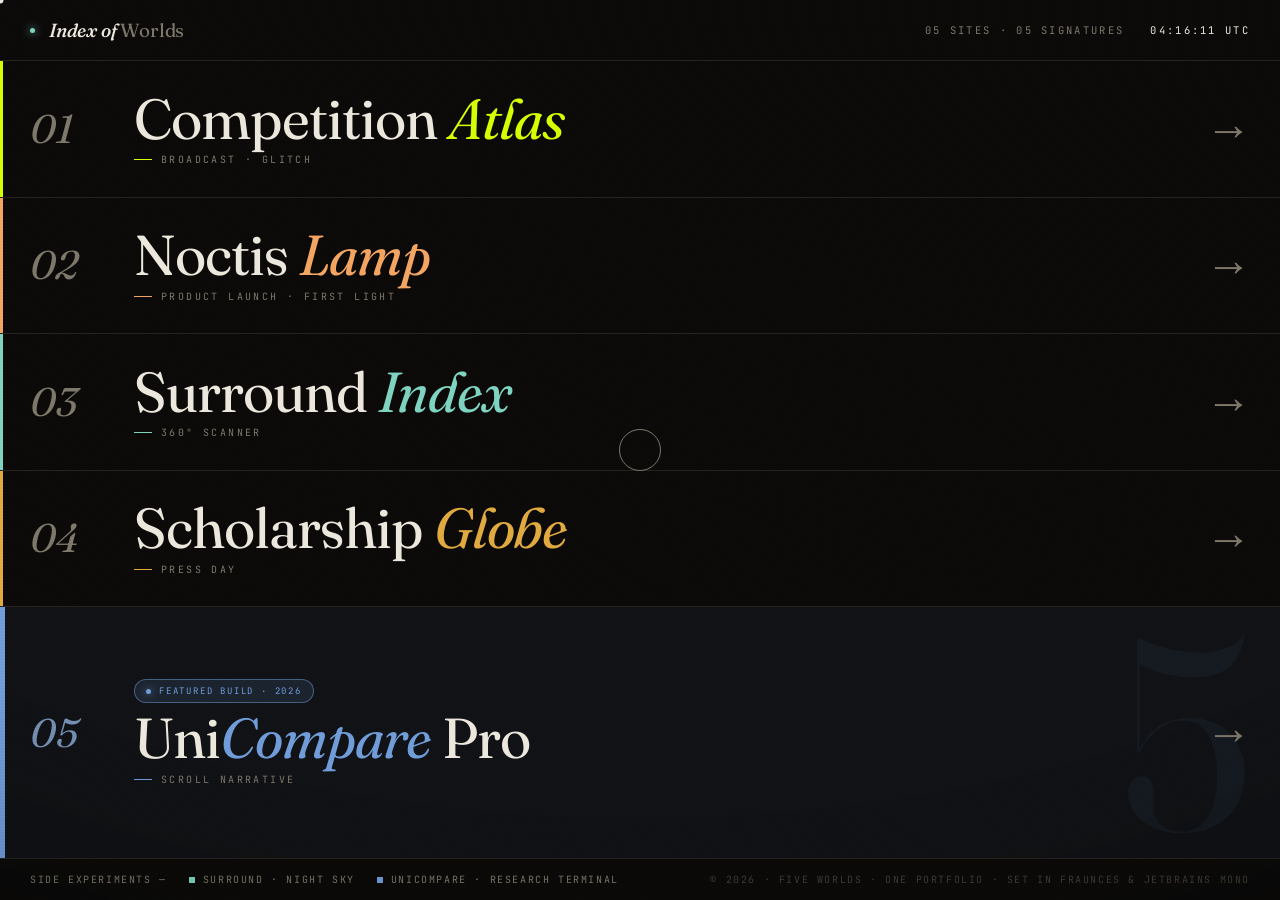
<file: index.html>
<!DOCTYPE html>
<html lang="en">
<head>
<meta charset="UTF-8" />
<meta name="viewport" content="width=device-width, initial-scale=1.0" />
<title>Index of Worlds — Front-end portfolio</title>
<link rel="preconnect" href="https://fonts.googleapis.com">
<link rel="preconnect" href="https://fonts.gstatic.com" crossorigin>
<link href="https://fonts.googleapis.com/css2?family=Fraunces:ital,opsz,wght@0,9..144,400;0,9..144,500;1,9..144,400;1,9..144,500&family=JetBrains+Mono:wght@300;400;500&display=swap" rel="stylesheet">
<style>
  :root{
    --bg:#0b0a09;
    --bg-2:#121110;
    --paper:#ece7dc;
    --mute:#7d776a;
    --faint:#403c35;
    --line:#26241f;
  }
  *{box-sizing:border-box;margin:0;padding:0}
  html,body{height:100%}
  body{
    background:var(--bg);color:var(--paper);
    font-family:'JetBrains Mono',monospace;
    -webkit-font-smoothing:antialiased;
    overflow:hidden;
  }
  @media (hover:hover){body{cursor:none}}
  a{color:inherit;text-decoration:none}

  body::before{
    content:"";position:fixed;inset:0;pointer-events:none;z-index:60;
    background:radial-gradient(ellipse 140% 110% at 50% 30%,transparent 55%,rgba(0,0,0,.3) 100%);
  }
  body::after{
    content:"";position:fixed;inset:0;pointer-events:none;z-index:61;opacity:.045;
    background-image:repeating-radial-gradient(circle at 0 0,#fff 0,#fff .5px,transparent 1px,transparent 3px);
    mix-blend-mode:overlay;
  }

  .shell{height:100%;display:flex;flex-direction:column}

  .hd{
    flex:0 0 auto;display:flex;justify-content:space-between;align-items:center;
    padding:18px 30px;border-bottom:1px solid var(--line);
    font-size:10.5px;letter-spacing:.22em;text-transform:uppercase;color:var(--mute);
  }
  .hd .brand{display:flex;align-items:center;gap:14px;color:var(--paper)}
  .hd .brand .mk{
    font-family:'Fraunces',serif;font-style:italic;font-weight:500;
    font-size:19px;letter-spacing:-.01em;text-transform:none;
  }
  .hd .brand .mk b{font-style:normal;font-weight:400;color:var(--mute)}
  .hd .dot{width:5px;height:5px;border-radius:50%;background:#7dd3c0;
    box-shadow:0 0 9px #7dd3c0;animation:pulse 2.4s infinite}
  @keyframes pulse{0%,100%{opacity:1}50%{opacity:.25}}
  .hd .right{display:flex;gap:26px}
  .hd #clk{font-variant-numeric:tabular-nums;color:var(--paper)}
  .hd-fade{opacity:0;transform:translateY(-8px);animation:hdIn .9s .2s cubic-bezier(.16,1,.3,1) forwards}
  @keyframes hdIn{to{opacity:1;transform:none}}

  .stack{flex:1 1 auto;display:flex;flex-direction:column;min-height:0}

  .band{
    --c:#fff;
    position:relative;flex:1 1 0;min-height:0;
    display:flex;align-items:center;gap:30px;
    padding:0 30px;overflow:hidden;
    border-bottom:1px solid var(--line);
    transition:flex-grow .72s cubic-bezier(.16,1,.3,1),
               opacity .45s ease, background-color .55s ease;

    animation:bandIn 1s cubic-bezier(.16,1,.3,1) backwards;
    animation-delay:var(--d);
  }
  .band:last-child{border-bottom:none}
  @keyframes bandIn{
    from{clip-path:inset(0 100% 0 0);opacity:0}
    to{clip-path:inset(0 0 0 0);opacity:1}
  }

  .band::before{
    content:"";position:absolute;left:0;top:0;bottom:0;width:3px;
    background:var(--c);transition:width .55s cubic-bezier(.16,1,.3,1);
  }

  .band .ghost{
    position:absolute;right:2vw;top:50%;transform:translateY(-50%);
    font-family:'Fraunces',serif;font-weight:400;font-size:30vh;line-height:.7;
    color:var(--c);opacity:0;transition:opacity .55s ease,transform .7s cubic-bezier(.16,1,.3,1);
    pointer-events:none;user-select:none;
  }

  .stack:hover .band{opacity:.62}
  .band:hover{
    flex-grow:3.4;opacity:1;
    background-color:color-mix(in srgb,var(--c) 14%,transparent);
  }
  .band:hover::before{width:7px}
  .band:hover .ghost{opacity:.10;transform:translateY(-50%) translateX(-8px)}

  .band.feat{
    flex-grow:1.85;
    background-color:color-mix(in srgb,var(--c) 6%,transparent);
  }
  .band.feat::before{width:5px}
  .band.feat .idx{color:color-mix(in srgb,var(--c) 65%,var(--mute))}
  .band.feat .ghost{opacity:.06}
  .band.feat:hover{flex-grow:3.7}
  .band.feat:hover .ghost{opacity:.13}

  .feat-tag{
    display:inline-flex;align-items:center;gap:8px;align-self:flex-start;
    font-size:9px;letter-spacing:.2em;text-transform:uppercase;
    padding:5px 11px;border-radius:100px;
    color:var(--c);
    border:1px solid color-mix(in srgb,var(--c) 50%,transparent);
    background:color-mix(in srgb,var(--c) 13%,transparent);
  }
  .feat-tag::before{
    content:"";width:5px;height:5px;border-radius:50%;background:var(--c);
    box-shadow:0 0 8px var(--c);animation:pulse 2.4s infinite;
  }

  .idx{
    flex:0 0 auto;width:74px;
    font-family:'Fraunces',serif;font-style:italic;font-weight:400;
    font-size:40px;line-height:1;color:var(--mute);
    transition:color .45s ease;
  }
  .band:hover .idx{color:var(--c)}

  .head{flex:0 0 auto;display:flex;flex-direction:column;gap:8px;z-index:1}
  .b-name{
    font-family:'Fraunces',serif;font-weight:400;letter-spacing:-.018em;
    font-size:clamp(28px,4.4vw,58px);line-height:.95;color:var(--paper);
    transition:transform .55s cubic-bezier(.16,1,.3,1);
  }
  .b-name em{font-style:italic;color:var(--c)}
  .band:hover .b-name{transform:translateX(6px)}
  .b-sig{
    font-size:10px;letter-spacing:.24em;text-transform:uppercase;color:var(--mute);
    display:flex;align-items:center;gap:9px;
  }
  .b-sig::before{content:"";width:18px;height:1px;background:var(--c)}

  .body{
    flex:1 1 auto;min-width:0;max-width:560px;z-index:1;
    opacity:0;transform:translateX(-14px);
    transition:opacity .5s ease .04s,transform .6s cubic-bezier(.16,1,.3,1) .04s;
  }
  .band:hover .body{opacity:1;transform:none}
  .b-desc{
    font-size:12px;line-height:1.75;color:#cdc7ba;font-weight:300;
    margin-bottom:14px;
  }
  .b-tags{display:flex;flex-wrap:wrap;gap:7px}
  .b-tags span{
    font-size:9.5px;letter-spacing:.13em;text-transform:uppercase;
    padding:5px 9px;border:1px solid var(--faint);color:var(--mute);
  }
  .band:hover .b-tags span{border-color:color-mix(in srgb,var(--c) 45%,transparent)}

  .enter{
    flex:0 0 auto;margin-left:auto;display:flex;align-items:center;gap:14px;
    z-index:1;
  }
  .enter .lab{
    font-size:10px;letter-spacing:.22em;text-transform:uppercase;color:var(--mute);
    opacity:0;transition:opacity .45s ease;
  }
  .band:hover .enter .lab{opacity:1}
  .enter .ar{
    font-family:'Fraunces',serif;font-style:italic;font-size:46px;line-height:1;
    color:var(--mute);transition:color .45s ease,transform .55s cubic-bezier(.4,.8,.3,1);
  }
  .band:hover .enter .ar{color:var(--c);transform:translateX(10px)}

  .ft{
    flex:0 0 auto;display:flex;justify-content:space-between;align-items:center;
    gap:24px;flex-wrap:wrap;
    padding:14px 30px;border-top:1px solid var(--line);
    font-size:10px;letter-spacing:.16em;text-transform:uppercase;color:var(--mute);
    opacity:0;animation:hdIn 1s .95s cubic-bezier(.16,1,.3,1) forwards;
  }
  .ft .alts{display:flex;gap:22px;flex-wrap:wrap}
  .ft .alts a{display:flex;align-items:center;gap:8px;transition:color .25s ease}
  .ft .alts a .px{width:6px;height:6px;background:var(--ac);transition:transform .25s ease}
  .ft .alts a:hover{color:var(--paper)}
  .ft .alts a:hover .px{transform:rotate(45deg) scale(1.25)}
  .ft .colo{color:var(--faint)}

  .cur{
    position:fixed;left:0;top:0;z-index:90;pointer-events:none;
    width:7px;height:7px;border-radius:50%;background:var(--paper);
    transform:translate(-50%,-50%);
  }
  .cur-ring{
    position:fixed;left:0;top:0;z-index:90;pointer-events:none;
    width:42px;height:42px;border-radius:50%;
    border:1px solid var(--mute);transform:translate(-50%,-50%);
    transition:width .3s ease,height .3s ease,border-color .3s ease,background-color .3s ease;
    display:flex;align-items:center;justify-content:center;
    font-size:8.5px;letter-spacing:.16em;text-transform:uppercase;color:transparent;
  }
  .cur-ring.hot{
    width:78px;height:78px;
    border-color:var(--cursor-c,var(--paper));
    background:color-mix(in srgb,var(--cursor-c,#fff) 12%,transparent);
    color:var(--cursor-c,var(--paper));
  }

  @media (max-width:880px){
    body{overflow-y:auto;cursor:auto}
    .cur,.cur-ring{display:none}
    .shell{height:auto;min-height:100%}
    .stack{display:block}
    .band{
      flex:none;min-height:auto;padding:26px 22px;gap:18px;
      flex-wrap:wrap;animation-name:bandInM;
    }
    @keyframes bandInM{from{opacity:0;transform:translateY(20px)}to{opacity:1;transform:none}}
    .stack:hover .band{opacity:1}
    .band:hover{background-color:color-mix(in srgb,var(--c) 7%,transparent)}
    .band .ghost{display:none}
    .idx{width:auto;font-size:26px}
    .head{flex:1 1 200px}
    .body{opacity:1;transform:none;flex-basis:100%;max-width:none}
    .enter{margin-left:0}
    .enter .lab{opacity:1}
    .enter .ar{color:var(--c)}
    .hd,.ft{padding-left:22px;padding-right:22px}
  }
  @media (prefers-reduced-motion:reduce){
    *{animation-duration:.01ms !important;transition-duration:.01ms !important}
  }
</style>
</head>
<body>

<div class="shell">

  <header class="hd hd-fade">
    <div class="brand">
      <span class="dot"></span>
      <span class="mk">Index of <b>Worlds</b></span>
    </div>
    <div class="right">
      <span>05 Sites · 05 Signatures</span>
      <span id="clk">—:—:— UTC</span>
    </div>
  </header>

  <main class="stack" id="stack">

    <a class="band" href="CompetitionAtlas/index.html" style="--c:#d4ff00;--d:.15s">
      <span class="ghost">1</span>
      <span class="idx">01</span>
      <div class="head">
        <h2 class="b-name">Competition <em>Atlas</em></h2>
        <span class="b-sig">Broadcast · Glitch</span>
      </div>
      <div class="body">
        <p class="b-desc">A brutalist registry of every student olympiad worth entering. RGB-split hero glitch, a HUD-crosshair cursor with target lock, scanlines, and a VS arena that shatters on selection.</p>
        <div class="b-tags"><span>Glitch FX</span><span>HUD Cursor</span><span>VS Shatter</span></div>
      </div>
      <div class="enter"><span class="lab">Enter</span><span class="ar">→</span></div>
    </a>

    <a class="band" href="Noctis/index.html" style="--c:#f3a460;--d:.27s">
      <span class="ghost">2</span>
      <span class="idx">02</span>
      <div class="head">
        <h2 class="b-name">Noctis <em>Lamp</em></h2>
        <span class="b-sig">Product Launch · First Light</span>
      </div>
      <div class="body">
        <p class="b-desc">An upcoming-product launch page — pre-orders open, ships Autumn 2026. A screen-free sunrise lamp: a glowing opal-glass orb that wakes you with light, not an alarm. Press-to-wake demo, a scroll that warms from night to daylight.</p>
        <div class="b-tags"><span>Glow Hero</span><span>Sunrise Demo</span><span>Pre-order Flow</span></div>
      </div>
      <div class="enter"><span class="lab">Enter</span><span class="ar">→</span></div>
    </a>

    <a class="band" href="RemoteWorkIndex/index.html" style="--c:#7dd3c0;--d:.39s">
      <span class="ghost">3</span>
      <span class="idx">03</span>
      <div class="head">
        <h2 class="b-name">Surround <em>Index</em></h2>
        <span class="b-sig">360° Scanner</span>
      </div>
      <div class="body">
        <p class="b-desc">A scroll-narrative product page. A pinned hero radar sweeps five sensors as you scroll — cost, internet, climate, visa, time-zone overlap — lighting up matching cities.</p>
        <div class="b-tags"><span>Radar Sweep</span><span>Pinned Scrub</span><span>Live Clocks</span></div>
      </div>
      <div class="enter"><span class="lab">Enter</span><span class="ar">→</span></div>
    </a>

    <a class="band" href="ScholarshipGlobe/index.html" style="--c:#e0a93f;--d:.51s">
      <span class="ghost">4</span>
      <span class="idx">04</span>
      <div class="head">
        <h2 class="b-name">Scholarship <em>Globe</em></h2>
        <span class="b-sig">Press Day</span>
      </div>
      <div class="body">
        <p class="b-desc">A newspaper for funded scholarships. The page unfolds on entry, a wax-stamp cursor marks every click, and the headline is typeset letter by letter.</p>
        <div class="b-tags"><span>Stamp Cursor</span><span>Newsprint Unfold</span><span>Flag Flip</span></div>
      </div>
      <div class="enter"><span class="lab">Enter</span><span class="ar">→</span></div>
    </a>

    <a class="band feat" href="UniCompare/index.html" style="--c:#6f9bd8;--d:.63s">
      <span class="ghost">5</span>
      <span class="idx">05</span>
      <div class="head">
        <span class="feat-tag">Featured Build · 2026</span>
        <h2 class="b-name">Uni<em>Compare</em> Pro</h2>
        <span class="b-sig">Scroll Narrative</span>
      </div>
      <div class="body">
        <p class="b-desc">A premium scroll-narrative product page. A pinned research instrument scrubs four stages as you scroll, with horizontal-flow workflow cards and a colour-shifting nav.</p>
        <div class="b-tags"><span>Pin &amp; Scrub</span><span>Specimen Morph</span><span>Colour Shift</span></div>
      </div>
      <div class="enter"><span class="lab">Enter</span><span class="ar">→</span></div>
    </a>

  </main>

  <footer class="ft">
    <div class="alts">
      <span>Side experiments —</span>
      <a href="RemoteWorkIndex/night-sky.html" style="--ac:#7dd3c0"><span class="px"></span>Surround · Night Sky</a>
      <a href="UniCompare/research-terminal.html" style="--ac:#6f9bd8"><span class="px"></span>UniCompare · Research Terminal</a>
    </div>
    <span class="colo">© 2026 · Five worlds · One portfolio · Set in Fraunces &amp; JetBrains Mono</span>
  </footer>

</div>

<script>
'use strict';

const clk = document.getElementById('clk');
function tick(){
  clk.textContent = new Date().toISOString().slice(11,19) + ' UTC';
}
tick(); setInterval(tick, 1000);

if(matchMedia('(hover:hover)').matches){
  const dot  = document.createElement('div'); dot.className = 'cur';
  const ring = document.createElement('div'); ring.className = 'cur-ring';
  ring.textContent = 'Enter';
  document.body.append(dot, ring);

  let tx = innerWidth/2, ty = innerHeight/2, rx = tx, ry = ty;
  addEventListener('mousemove', e => {
    tx = e.clientX; ty = e.clientY;
    dot.style.transform = `translate(${tx}px,${ty}px) translate(-50%,-50%)`;
  });
  (function loop(){
    rx += (tx-rx)*.18; ry += (ty-ry)*.18;
    ring.style.transform = `translate(${rx}px,${ry}px) translate(-50%,-50%)`;
    requestAnimationFrame(loop);
  })();

  document.querySelectorAll('.band').forEach(band => {
    const c = band.style.getPropertyValue('--c').trim();
    band.addEventListener('mouseenter', () => {
      document.body.style.setProperty('--cursor-c', c);
      ring.classList.add('hot');
    });
    band.addEventListener('mouseleave', () => ring.classList.remove('hot'));
  });
}
</script>

</body>
</html>
</file>
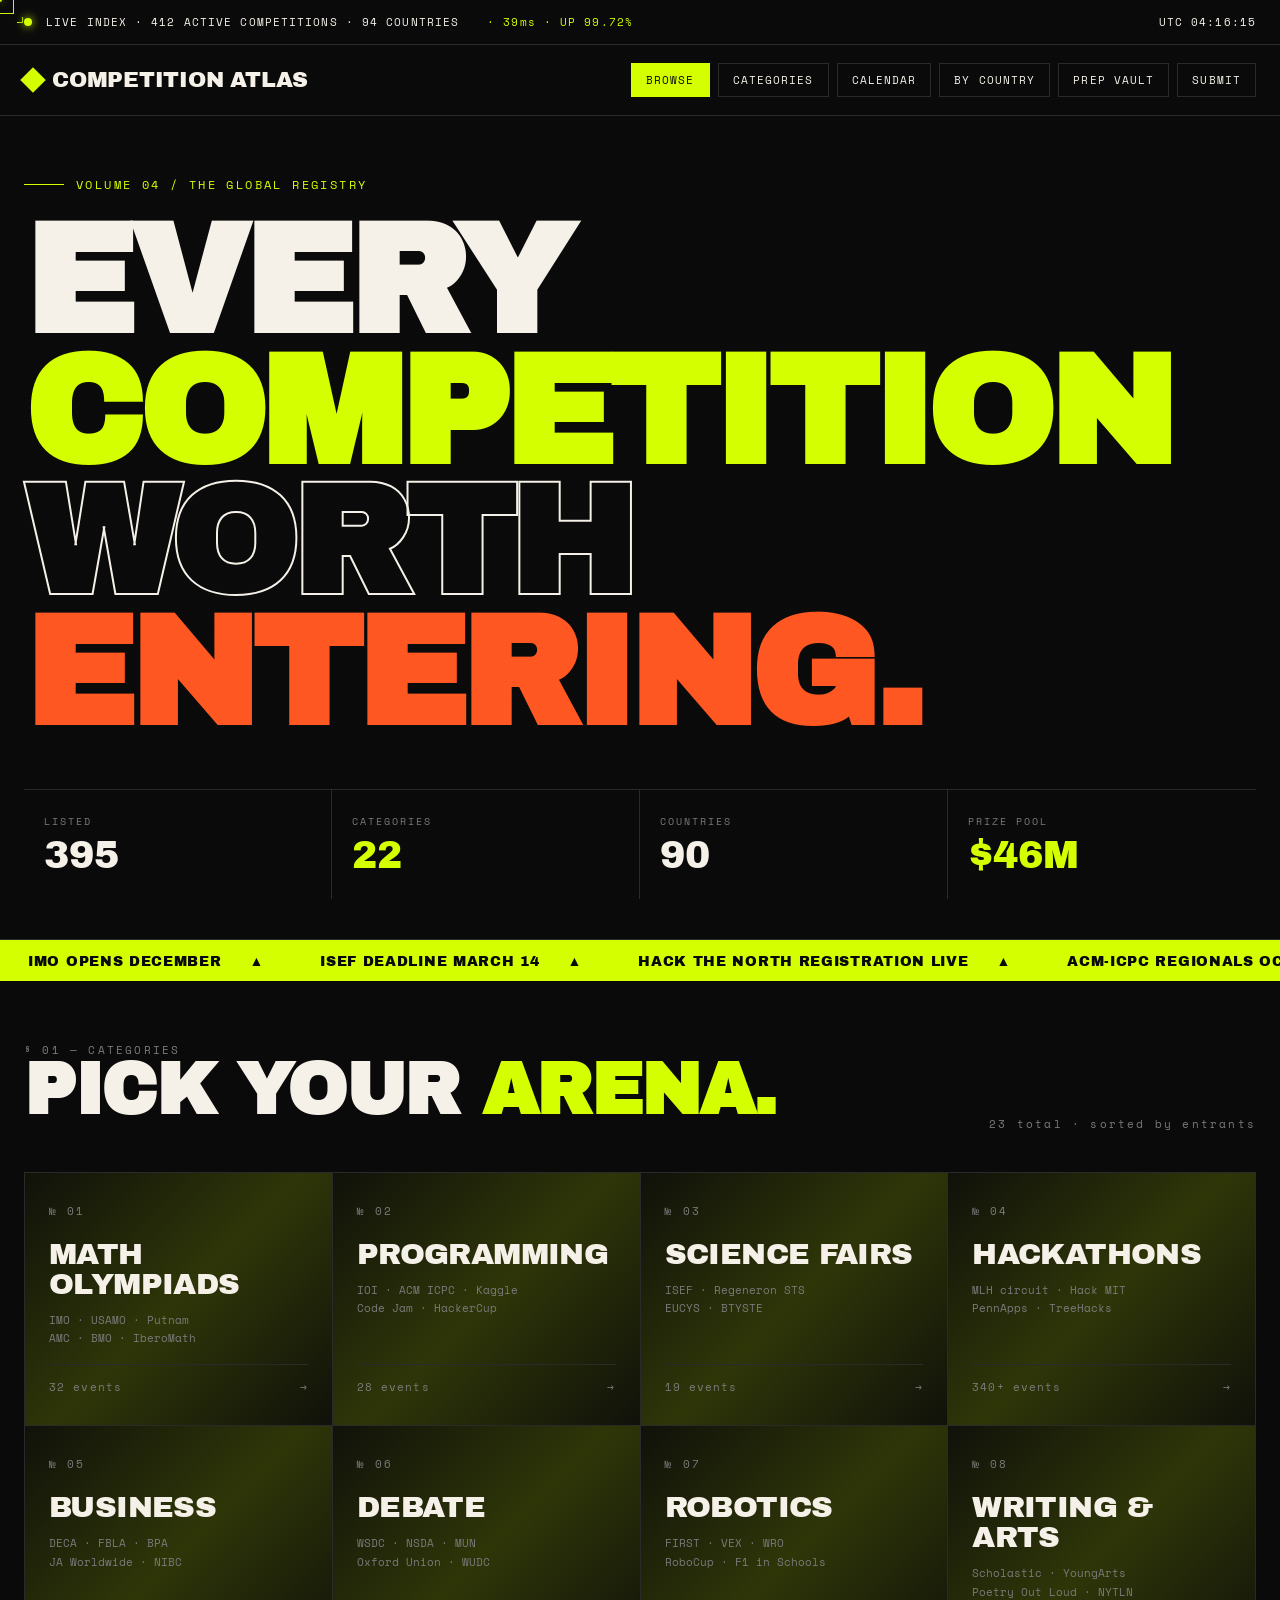
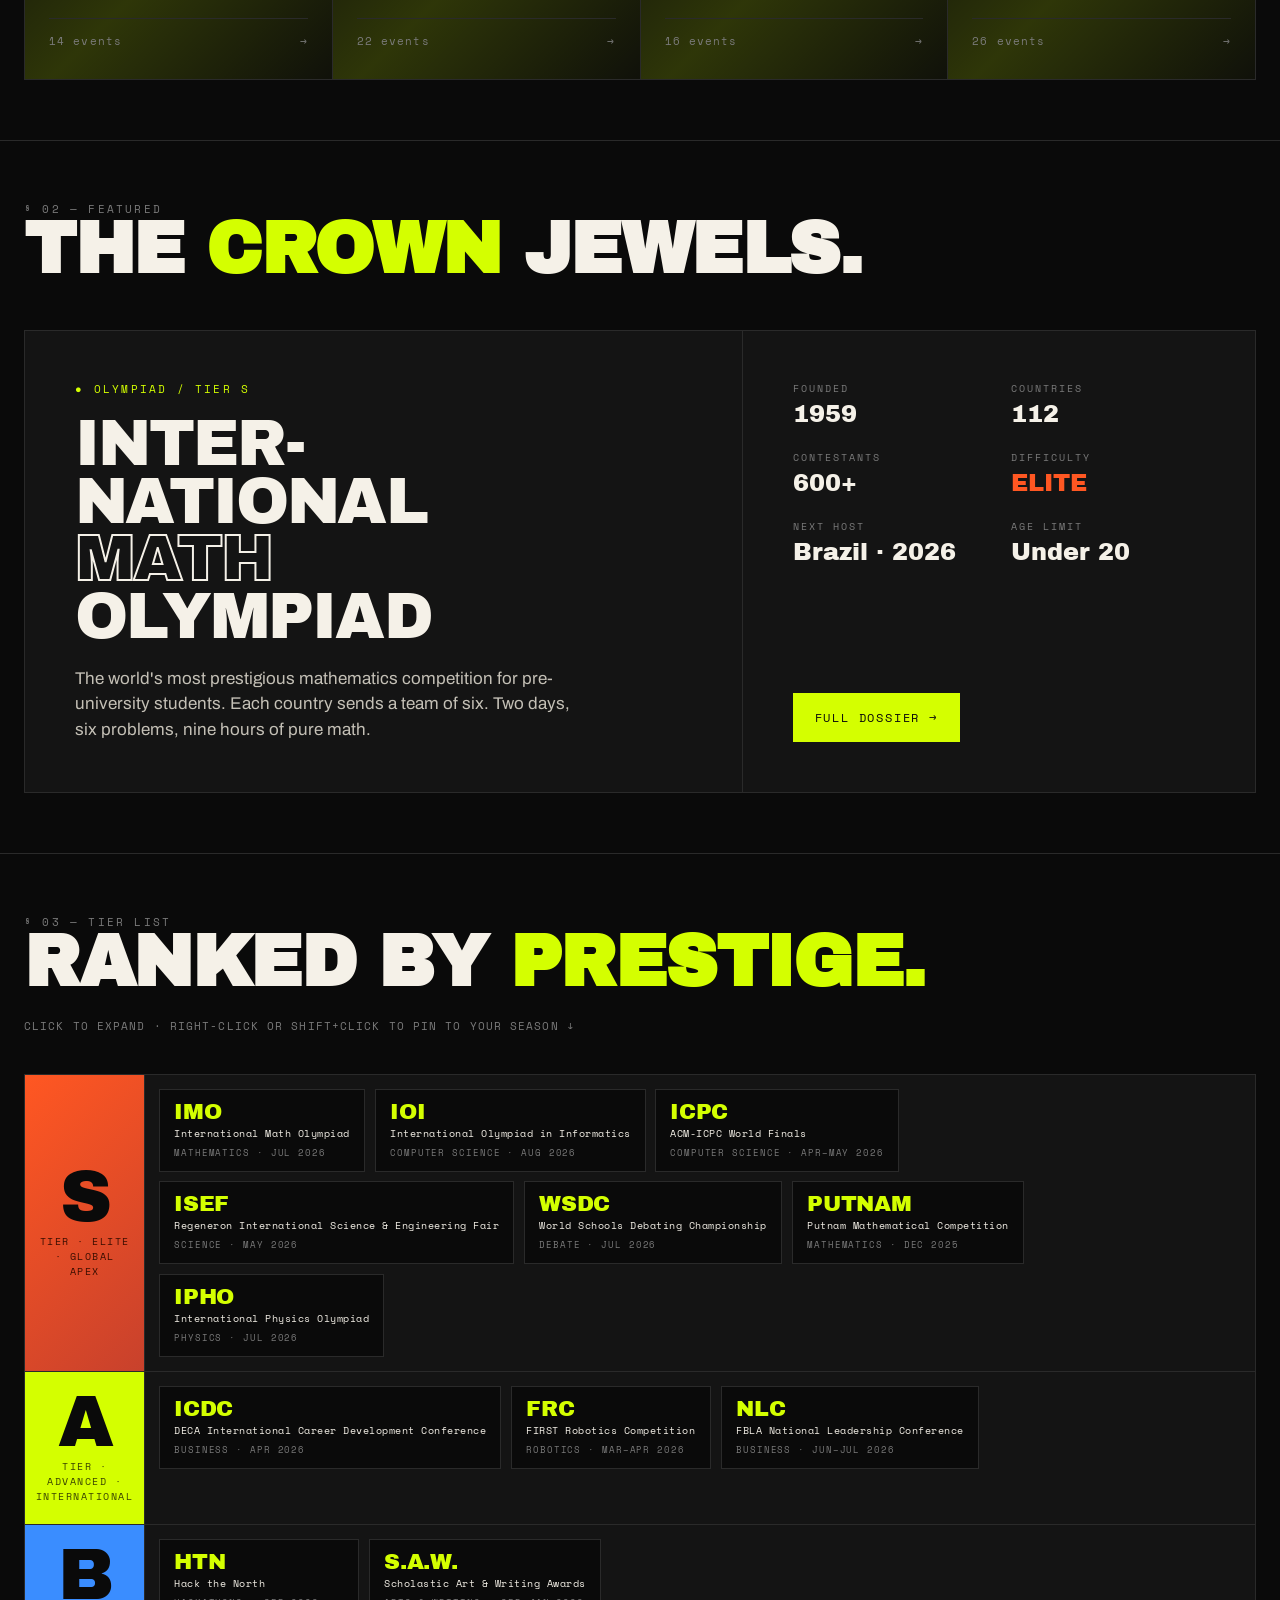
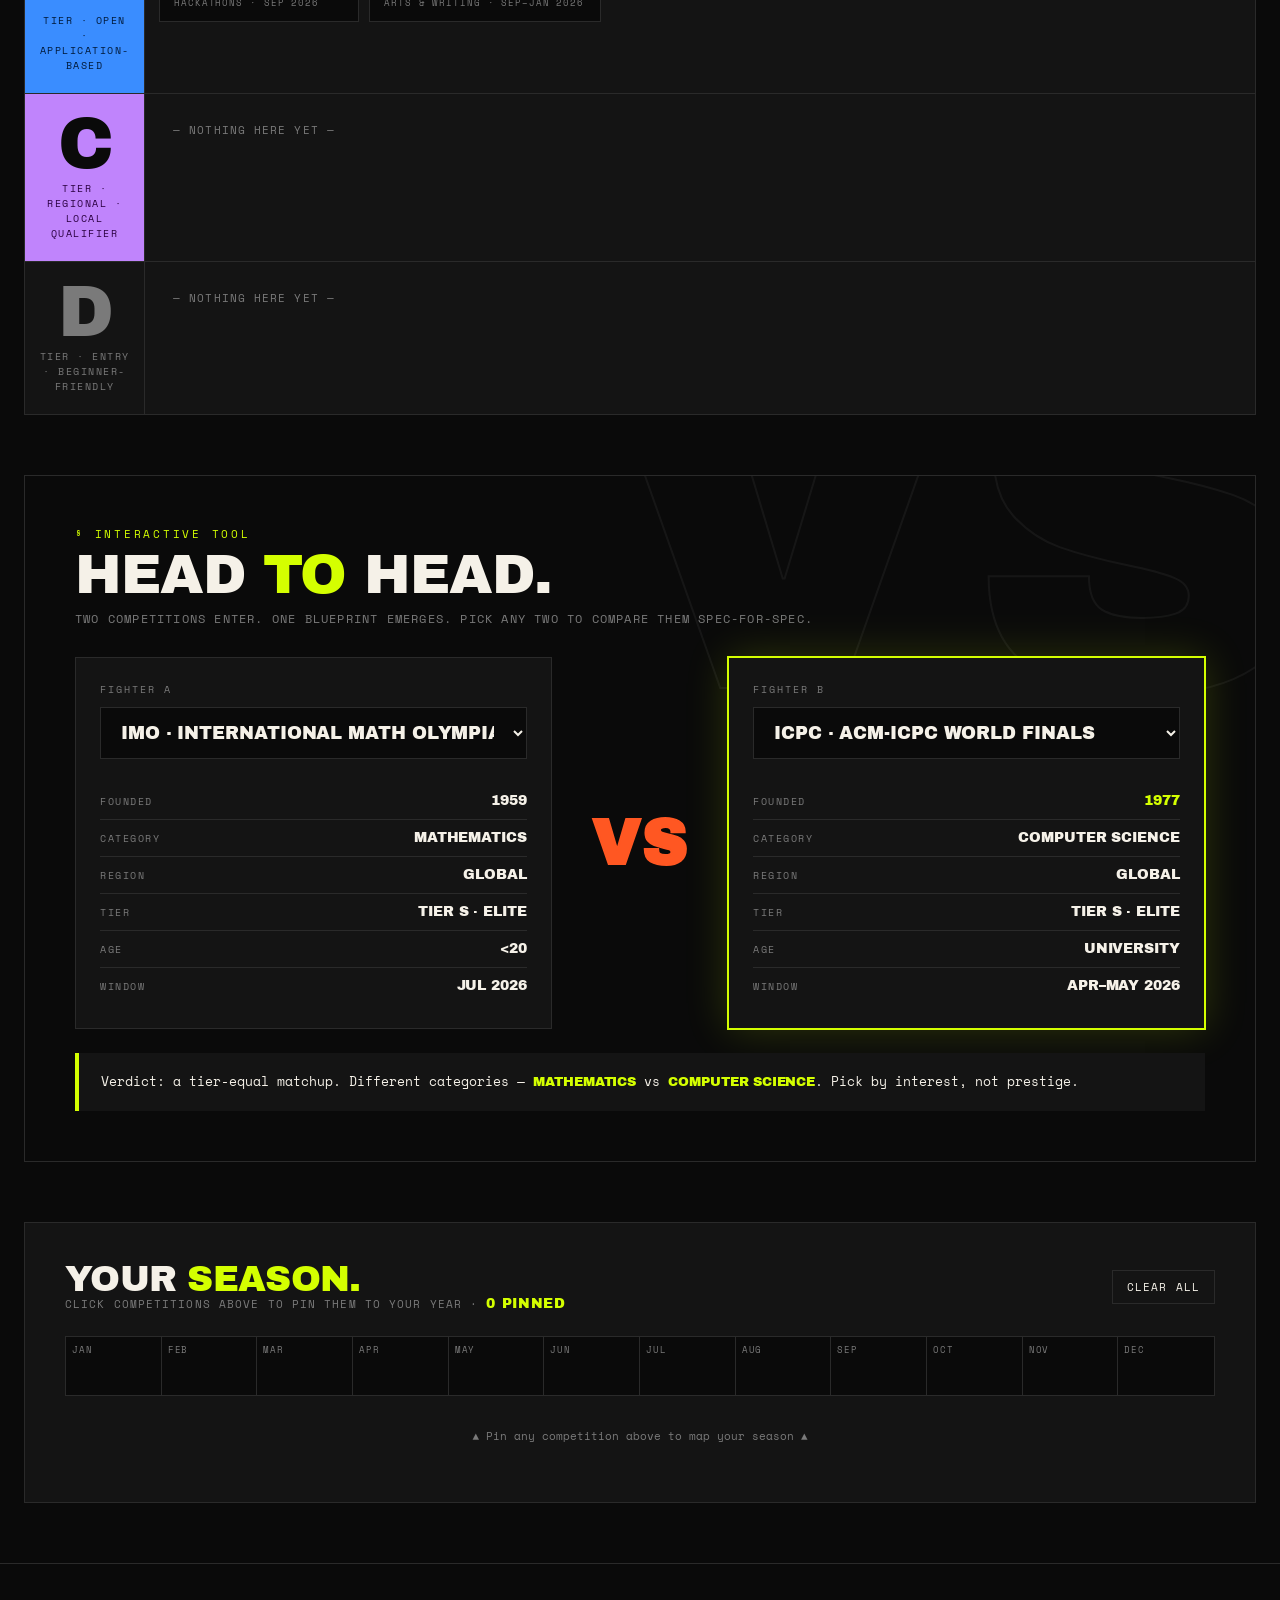
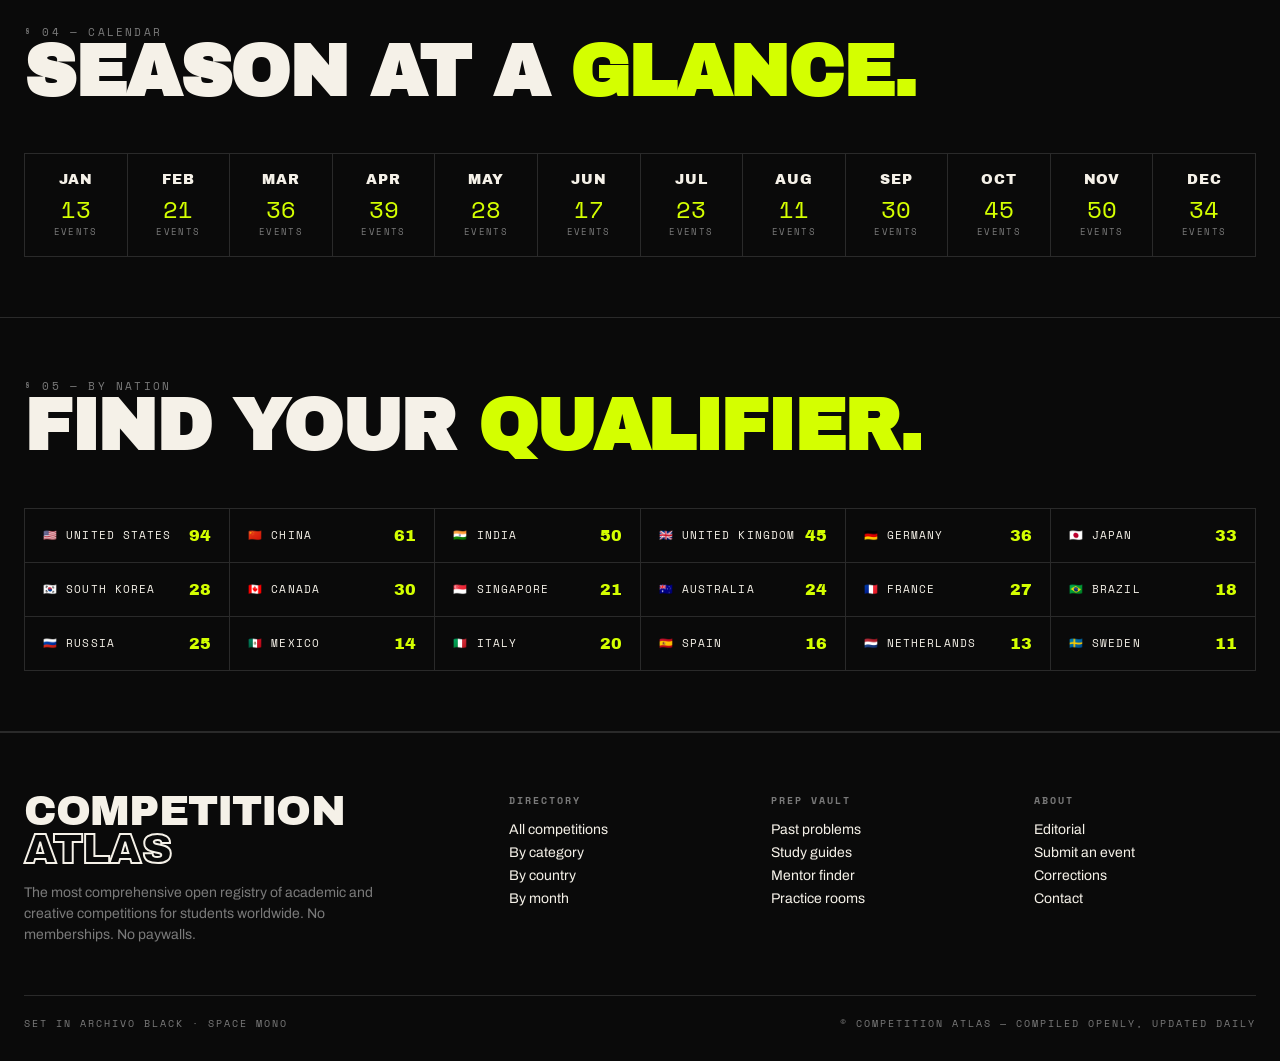
<file: CompetitionAtlas/index.html>
<!DOCTYPE html>
<html lang="en">
<head>
<meta charset="UTF-8" />
<meta name="viewport" content="width=device-width, initial-scale=1.0" />
<title>COMPETITION ATLAS — The global registry for student competitions</title>
<link rel="preconnect" href="https://fonts.googleapis.com">
<link rel="preconnect" href="https://fonts.gstatic.com" crossorigin>
<link href="https://fonts.googleapis.com/css2?family=Archivo+Black&family=Space+Mono:wght@400;700&family=Archivo:wght@400;500;600;800&display=swap" rel="stylesheet">
<link rel="stylesheet" href="enhance.css">
<style>
  :root{
    --bg:#0a0a0a;
    --bg2:#141414;
    --ink:#f5f1e8;
    --hi:#d4ff00;
    --warn:#ff5722;
    --cool:#3a8dff;
    --line:#2a2a2a;
    --dim:#7a7a7a;
  }
  *{box-sizing:border-box;margin:0;padding:0}
  html,body{background:var(--bg);color:var(--ink);font-family:'Archivo',sans-serif;-webkit-font-smoothing:antialiased}
  a{color:inherit;text-decoration:none}
  button{font-family:inherit;cursor:pointer;border:none;background:none;color:inherit}
  ::selection{background:var(--hi);color:var(--bg)}

  .topbar{border-bottom:1px solid var(--line);padding:14px 24px;display:flex;justify-content:space-between;align-items:center;font-family:'Space Mono',monospace;font-size:11px;letter-spacing:.1em}
  .topbar .lights{display:flex;gap:14px;align-items:center}
  .dot{width:8px;height:8px;border-radius:50%;background:var(--hi);box-shadow:0 0 10px var(--hi);animation:pulse 2s infinite}
  @keyframes pulse{0%,100%{opacity:1}50%{opacity:.3}}

  .nav-row{padding:18px 24px;border-bottom:1px solid var(--line);display:flex;justify-content:space-between;align-items:center;gap:20px;flex-wrap:wrap}
  .logo{font-family:'Archivo Black',sans-serif;font-size:22px;letter-spacing:-.01em;text-transform:uppercase;display:flex;align-items:center;gap:10px}
  .logo .mk{display:inline-block;width:18px;height:18px;background:var(--hi);transform:rotate(45deg)}
  .nav{display:flex;gap:8px;flex-wrap:wrap}
  .nav a{font-family:'Space Mono',monospace;font-size:11px;text-transform:uppercase;letter-spacing:.1em;padding:8px 14px;border:1px solid var(--line)}
  .nav a:hover,.nav a.on{background:var(--hi);color:var(--bg);border-color:var(--hi)}

  .hero{padding:60px 24px 40px;border-bottom:1px solid var(--line);position:relative;overflow:hidden}
  .hero-inner{max-width:1500px;margin:0 auto;position:relative;z-index:1}
  .tagline{font-family:'Space Mono',monospace;font-size:12px;letter-spacing:.2em;text-transform:uppercase;color:var(--hi);margin-bottom:24px;display:flex;align-items:center;gap:12px}
  .tagline::before{content:"";width:40px;height:1px;background:var(--hi)}
  .h1{font-family:'Archivo Black',sans-serif;font-size:clamp(64px,12vw,180px);line-height:.85;letter-spacing:-.04em;text-transform:uppercase;margin-bottom:8px}
  .h1 .stk{-webkit-text-stroke:2px var(--ink);color:transparent}
  .h1 .y{color:var(--hi)}
  .h1 .o{color:var(--warn)}
  .hero-meta{display:grid;grid-template-columns:repeat(4,1fr);gap:0;margin-top:50px;border-top:1px solid var(--line)}
  .hero-meta > div{padding:24px 20px;border-right:1px solid var(--line)}
  .hero-meta > div:last-child{border-right:none}
  .hero-meta .l{font-family:'Space Mono',monospace;font-size:10px;letter-spacing:.2em;text-transform:uppercase;color:var(--dim);margin-bottom:8px}
  .hero-meta .v{font-family:'Archivo Black',sans-serif;font-size:38px;line-height:1}
  .hero-meta .v.hi{color:var(--hi)}

  .marquee{background:var(--hi);color:var(--bg);padding:12px 0;overflow:hidden;white-space:nowrap;border-bottom:1px solid var(--bg)}
  .marquee-track{display:inline-block;animation:scroll 40s linear infinite;font-family:'Archivo Black',sans-serif;font-size:14px;letter-spacing:.05em;text-transform:uppercase}
  .marquee-track span{margin:0 28px;display:inline-block}
  .marquee-track span::after{content:"▲";margin-left:28px;color:var(--bg)}
  @keyframes scroll{from{transform:translateX(0)}to{transform:translateX(-50%)}}

  .sec{padding:60px 24px;border-bottom:1px solid var(--line);max-width:1500px;margin:0 auto}
  .sec-head{display:flex;justify-content:space-between;align-items:flex-end;gap:20px;margin-bottom:40px;flex-wrap:wrap}
  .sec-num{font-family:'Space Mono',monospace;font-size:11px;letter-spacing:.2em;color:var(--dim)}
  .sec-title{font-family:'Archivo Black',sans-serif;font-size:clamp(36px,6vw,72px);line-height:.9;text-transform:uppercase;letter-spacing:-.02em}
  .sec-title .hi{color:var(--hi)}
  .sec-title .stk{-webkit-text-stroke:1.5px var(--ink);color:transparent}

  .cats{display:grid;grid-template-columns:repeat(4,1fr);gap:1px;background:var(--line);border:1px solid var(--line)}
  .cat{background:var(--bg);padding:30px 24px;cursor:pointer;transition:all .2s;position:relative;min-height:230px;display:flex;flex-direction:column;justify-content:space-between}
  .cat:hover{background:var(--hi);color:var(--bg)}
  .cat:hover .cat-num,.cat:hover .cat-meta{color:var(--bg)}
  .cat-num{font-family:'Space Mono',monospace;font-size:11px;letter-spacing:.2em;color:var(--dim)}
  .cat-name{font-family:'Archivo Black',sans-serif;font-size:30px;line-height:1;text-transform:uppercase;letter-spacing:-.02em;margin:20px 0 12px}
  .cat-list{font-family:'Space Mono',monospace;font-size:11px;line-height:1.7;color:var(--dim)}
  .cat:hover .cat-list{color:var(--bg)}
  .cat-meta{font-family:'Space Mono',monospace;font-size:11px;letter-spacing:.1em;color:var(--dim);display:flex;justify-content:space-between;margin-top:16px;padding-top:14px;border-top:1px solid var(--line)}
  .cat:hover .cat-meta{border-top-color:var(--bg)}

  .vs-sec{margin-top:60px;padding:50px;background:var(--bg);border:1px solid var(--line);position:relative;overflow:hidden}
  .vs-sec::before{content:"VS";position:absolute;font-family:'Archivo Black',sans-serif;font-size:480px;color:var(--bg2);right:-60px;top:-140px;line-height:.8;opacity:.4;pointer-events:none;-webkit-text-stroke:2px var(--line);color:transparent}
  .vs-head{margin-bottom:30px;position:relative;z-index:1}
  .vs-num{font-family:'Space Mono',monospace;font-size:11px;letter-spacing:.25em;color:var(--hi);text-transform:uppercase;margin-bottom:8px}
  .vs-title{font-family:'Archivo Black',sans-serif;font-size:56px;text-transform:uppercase;line-height:.9;letter-spacing:-.02em}
  .vs-title .y{color:var(--hi)}
  .vs-sub{font-family:'Space Mono',monospace;font-size:12px;color:var(--dim);letter-spacing:.1em;text-transform:uppercase;margin-top:10px}
  .vs-pickers{display:grid;grid-template-columns:1fr auto 1fr;gap:24px;align-items:stretch;position:relative;z-index:1}
  .vs-side{background:var(--bg2);border:1px solid var(--line);padding:24px}
  .vs-picker-label{font-family:'Space Mono',monospace;font-size:10px;letter-spacing:.2em;color:var(--dim);text-transform:uppercase;margin-bottom:10px}
  .vs-picker-select{width:100%;padding:14px 16px;background:var(--bg);border:1px solid var(--line);color:var(--ink);font-family:'Archivo Black',sans-serif;font-size:18px;text-transform:uppercase;letter-spacing:-.005em;cursor:pointer;outline:none}
  .vs-stats{margin-top:24px;display:flex;flex-direction:column;gap:0}
  .vs-stat-row{display:flex;justify-content:space-between;align-items:baseline;padding:10px 0;border-bottom:1px solid var(--line)}
  .vs-stat-row:last-child{border-bottom:none}
  .vs-stat-l{font-family:'Space Mono',monospace;font-size:10px;color:var(--dim);letter-spacing:.15em;text-transform:uppercase}
  .vs-stat-v{font-family:'Archivo Black',sans-serif;font-size:14px;text-transform:uppercase;letter-spacing:-.005em}
  .vs-stat-v.win{color:var(--hi)}
  .vs-divider{display:flex;align-items:center;justify-content:center}
  .vs-vs{font-family:'Archivo Black',sans-serif;font-size:64px;color:var(--warn);line-height:1;-webkit-text-stroke:2px var(--warn);background:var(--bg);padding:6px 16px}
  .vs-result{margin-top:24px;padding:18px 22px;background:var(--bg2);border-left:4px solid var(--hi);font-family:'Space Mono',monospace;font-size:13px;line-height:1.6;color:var(--ink);position:relative;z-index:1}
  .vs-result em{color:var(--hi);font-style:normal;font-family:'Archivo Black',sans-serif;text-transform:uppercase;letter-spacing:-.005em}

  .tier-list{border:1px solid var(--line);background:var(--bg2)}
  .tier-row{display:grid;grid-template-columns:120px 1fr;border-bottom:1px solid var(--line);min-height:130px}
  .tier-row:last-child{border-bottom:none}
  .tier-label{display:flex;flex-direction:column;align-items:center;justify-content:center;border-right:1px solid var(--line);text-align:center;padding:20px 12px}
  .tier-letter{font-family:'Archivo Black',sans-serif;font-size:72px;line-height:.85;letter-spacing:-.04em}
  .tier-desc{font-family:'Space Mono',monospace;font-size:10px;letter-spacing:.15em;color:var(--dim);margin-top:6px;text-transform:uppercase}
  .tier-row.s .tier-label{background:linear-gradient(135deg,#ff5722,#c8412c);color:var(--bg)}
  .tier-row.s .tier-letter{color:var(--bg)}
  .tier-row.s .tier-desc{color:#3a0e00}
  .tier-row.a .tier-label{background:var(--hi);color:var(--bg)}
  .tier-row.a .tier-letter{color:var(--bg)}
  .tier-row.a .tier-desc{color:#3a4400}
  .tier-row.b .tier-label{background:#3a8dff;color:var(--bg)}
  .tier-row.b .tier-letter{color:var(--bg)}
  .tier-row.b .tier-desc{color:#001a3a}
  .tier-row.c .tier-label{background:#c084fc;color:var(--bg)}
  .tier-row.c .tier-letter{color:var(--bg)}
  .tier-row.c .tier-desc{color:#2a0040}
  .tier-row.d .tier-label{background:var(--bg2);color:var(--ink);border-right:1px solid var(--line)}
  .tier-row.d .tier-letter{color:var(--dim)}
  .tier-row.d .tier-desc{color:var(--dim)}
  .tier-comps{padding:14px;display:flex;gap:10px;flex-wrap:wrap;align-items:flex-start}
  .tier-block{background:var(--bg);border:1px solid var(--line);padding:12px 14px;cursor:pointer;transition:all .15s;min-width:200px;position:relative}
  .tier-block:hover{border-color:var(--hi);transform:translate(-2px,-2px);box-shadow:4px 4px 0 var(--hi)}
  .tier-block .tb-acro{font-family:'Archivo Black',sans-serif;font-size:22px;line-height:.95;text-transform:uppercase;letter-spacing:-.01em;color:var(--hi)}
  .tier-block .tb-name{font-family:'Space Mono',monospace;font-size:10px;color:var(--ink);margin-top:4px;letter-spacing:.05em;line-height:1.3}
  .tier-block .tb-meta{font-family:'Space Mono',monospace;font-size:9px;color:var(--dim);margin-top:6px;letter-spacing:.1em;text-transform:uppercase}

  .planner{margin-top:60px;padding:40px;background:var(--bg2);border:1px solid var(--line)}
  .planner-head{display:flex;justify-content:space-between;align-items:baseline;margin-bottom:24px;gap:14px;flex-wrap:wrap}
  .planner-title{font-family:'Archivo Black',sans-serif;font-size:36px;text-transform:uppercase;line-height:.9;letter-spacing:-.02em}
  .planner-title .hi{color:var(--hi)}
  .planner-hint{font-family:'Space Mono',monospace;font-size:11px;color:var(--dim);letter-spacing:.1em;text-transform:uppercase}
  .planner-bar{height:60px;background:var(--bg);border:1px solid var(--line);position:relative;display:grid;grid-template-columns:repeat(12,1fr);margin-bottom:14px}
  .planner-bar .mo-cell{border-right:1px solid var(--line);position:relative}
  .planner-bar .mo-cell:last-child{border-right:none}
  .planner-bar .mo-label{position:absolute;top:6px;left:6px;font-family:'Space Mono',monospace;font-size:9px;color:var(--dim);letter-spacing:.1em;text-transform:uppercase}
  .planner-pin{position:absolute;bottom:6px;left:6px;right:6px;background:var(--hi);color:var(--bg);font-family:'Space Mono',monospace;font-size:9px;padding:3px 5px;letter-spacing:.05em;text-transform:uppercase;line-height:1.1;border-radius:1px}
  .planner-pin.elite{background:var(--warn);color:var(--ink)}
  .planner-empty{font-family:'Space Mono',monospace;font-size:11px;color:var(--dim);text-align:center;padding:18px}
  .planner-counter{font-family:'Archivo Black',sans-serif;font-size:14px;color:var(--hi);text-transform:uppercase;letter-spacing:.05em}

  .cal{display:grid;grid-template-columns:repeat(12,1fr);gap:1px;background:var(--line);border:1px solid var(--line)}
  .cal-mo{background:var(--bg);padding:18px 14px;text-align:center;cursor:pointer;transition:background .15s}
  .cal-mo:hover{background:var(--bg2)}
  .cal-mo .nm{font-family:'Archivo Black',sans-serif;font-size:14px;letter-spacing:.05em;text-transform:uppercase;margin-bottom:10px}
  .cal-mo .ct{font-family:'Space Mono',monospace;font-size:24px;color:var(--hi);line-height:1}
  .cal-mo .l{font-family:'Space Mono',monospace;font-size:9px;letter-spacing:.15em;color:var(--dim);text-transform:uppercase;margin-top:4px}

  .feat{display:grid;grid-template-columns:1.4fr 1fr;gap:0;border:1px solid var(--line);background:var(--bg2)}
  .feat-left{padding:50px;border-right:1px solid var(--line)}
  .feat-right{padding:50px;display:flex;flex-direction:column;justify-content:space-between}
  .feat-tag{font-family:'Space Mono',monospace;font-size:11px;letter-spacing:.2em;text-transform:uppercase;color:var(--hi);margin-bottom:18px;display:flex;align-items:center;gap:10px}
  .feat-tag::before{content:"●";color:var(--hi)}
  .feat-name{font-family:'Archivo Black',sans-serif;font-size:64px;line-height:.9;text-transform:uppercase;letter-spacing:-.03em;margin-bottom:20px}
  .feat-name .stk{-webkit-text-stroke:2px var(--ink);color:transparent}
  .feat-desc{font-size:17px;line-height:1.5;color:#c4c0b6;max-width:520px}
  .feat-stats{display:grid;grid-template-columns:1fr 1fr;gap:24px}
  .feat-stats .l{font-family:'Space Mono',monospace;font-size:10px;text-transform:uppercase;letter-spacing:.2em;color:var(--dim);margin-bottom:6px}
  .feat-stats .v{font-family:'Archivo Black',sans-serif;font-size:24px;line-height:1}
  .feat-cta{margin-top:30px;font-family:'Space Mono',monospace;font-size:12px;letter-spacing:.15em;text-transform:uppercase;padding:16px 22px;background:var(--hi);color:var(--bg);display:inline-block;align-self:flex-start;border:none}
  .feat-cta:hover{background:var(--ink)}

  .countries{display:grid;grid-template-columns:repeat(6,1fr);gap:1px;background:var(--line);border:1px solid var(--line)}
  .cc{background:var(--bg);padding:18px;display:flex;align-items:center;justify-content:space-between;cursor:pointer;transition:background .15s}
  .cc:hover{background:var(--bg2)}
  .cc .nm{font-family:'Space Mono',monospace;font-size:11px;text-transform:uppercase;letter-spacing:.1em;display:flex;align-items:center;gap:8px}
  .cc .ct{font-family:'Archivo Black',sans-serif;font-size:16px;color:var(--hi)}

  .foot{padding:60px 24px 30px;border-top:1px solid var(--line);max-width:1500px;margin:0 auto}
  .foot-grid{display:grid;grid-template-columns:2fr 1fr 1fr 1fr;gap:40px;margin-bottom:50px}
  .foot h4{font-family:'Space Mono',monospace;font-size:10px;letter-spacing:.2em;text-transform:uppercase;color:var(--dim);margin-bottom:14px}
  .foot ul{list-style:none;display:flex;flex-direction:column;gap:8px}
  .foot ul a{font-family:'Archivo',sans-serif;font-size:14px;color:var(--ink)}
  .foot ul a:hover{color:var(--hi)}
  .foot-logo{font-family:'Archivo Black',sans-serif;font-size:42px;line-height:.9;text-transform:uppercase;letter-spacing:-.02em;margin-bottom:14px}
  .foot-logo .stk{-webkit-text-stroke:2px var(--ink);color:transparent}
  .foot p{font-family:'Archivo',sans-serif;font-size:14px;color:var(--dim);line-height:1.5;max-width:380px}
  .colo{border-top:1px solid var(--line);padding-top:20px;font-family:'Space Mono',monospace;font-size:10px;letter-spacing:.2em;text-transform:uppercase;color:var(--dim);display:flex;justify-content:space-between;flex-wrap:wrap;gap:12px}

  .modal-bg{position:fixed;inset:0;background:rgba(0,0,0,.85);display:none;align-items:center;justify-content:center;z-index:100;padding:30px}
  .modal-bg.on{display:flex}
  .modal{background:var(--bg);border:1px solid var(--hi);max-width:760px;width:100%;max-height:90vh;overflow-y:auto;position:relative}
  .modal-inner{padding:40px}
  .close{position:absolute;top:14px;right:14px;font-family:'Space Mono',monospace;font-size:11px;letter-spacing:.15em;padding:8px 12px;border:1px solid var(--line);background:var(--bg);z-index:2}
  .close:hover{background:var(--hi);color:var(--bg);border-color:var(--hi)}
  .modal h2{font-family:'Archivo Black',sans-serif;font-size:42px;line-height:.95;text-transform:uppercase;letter-spacing:-.02em;margin-bottom:8px}
  .modal .acro{font-family:'Space Mono',monospace;font-size:13px;letter-spacing:.15em;color:var(--hi);margin-bottom:24px}
  .modal-stats{display:grid;grid-template-columns:repeat(4,1fr);border-top:1px solid var(--line);border-bottom:1px solid var(--line);margin-bottom:26px}
  .modal-stats > div{padding:14px;border-right:1px solid var(--line)}
  .modal-stats > div:last-child{border-right:none}
  .modal-stats .l{font-family:'Space Mono',monospace;font-size:9px;letter-spacing:.2em;color:var(--dim);text-transform:uppercase;margin-bottom:4px}
  .modal-stats .v{font-family:'Archivo Black',sans-serif;font-size:16px;line-height:1}
  .modal h3{font-family:'Space Mono',monospace;font-size:11px;letter-spacing:.25em;text-transform:uppercase;color:var(--hi);margin:22px 0 10px}
  .modal p,.modal li{font-size:15px;line-height:1.6}
  .modal ul{padding-left:18px;display:flex;flex-direction:column;gap:5px;color:#c4c0b6}

  @media (max-width:980px){
    .cats{grid-template-columns:repeat(2,1fr)}
    .countries{grid-template-columns:repeat(3,1fr)}
    .hero-meta{grid-template-columns:repeat(2,1fr)}
    .feat{grid-template-columns:1fr}
    .feat-left{border-right:none;border-bottom:1px solid var(--line)}
    .cal{grid-template-columns:repeat(6,1fr)}
    .foot-grid{grid-template-columns:1fr 1fr}
    .vs-pickers{grid-template-columns:1fr;gap:14px}
    .vs-divider{transform:rotate(90deg);padding:8px 0}
    .tier-row{grid-template-columns:80px 1fr}
    .tier-letter{font-size:48px}
    .tier-block{min-width:140px}
    .planner-bar{grid-template-columns:repeat(6,1fr)}
  }
</style>
</head>
<body>

<div class="topbar">
  <div class="lights"><span class="dot"></span><span>LIVE INDEX · 412 ACTIVE COMPETITIONS · 94 COUNTRIES</span></div>
  <div id="utc"></div>
</div>

<div class="nav-row">
  <div class="logo"><span class="mk"></span> Competition Atlas</div>
  <nav class="nav">
    <a class="on">Browse</a><a>Categories</a><a>Calendar</a><a>By Country</a><a>Prep Vault</a><a>Submit</a>
  </nav>
</div>

<section class="hero">
  <div class="hero-inner">
    <div class="tagline">Volume 04 / The Global Registry</div>
    <h1 class="h1">Every<br/><span class="y">competition</span><br/><span class="stk">worth</span> <span class="o">entering.</span></h1>
    <div class="hero-meta">
      <div><div class="l">Listed</div><div class="v">412</div></div>
      <div><div class="l">Categories</div><div class="v hi">23</div></div>
      <div><div class="l">Countries</div><div class="v">94</div></div>
      <div><div class="l">Prize pool</div><div class="v hi">$48M</div></div>
    </div>
  </div>
</section>

<div class="marquee">
  <div class="marquee-track">
    <span>IMO opens December</span><span>ISEF deadline March 14</span><span>Hack the North registration live</span><span>ACM-ICPC regionals October</span><span>F1 in Schools National qualifiers</span><span>DECA ICDC submissions due</span><span>USAMO selection underway</span><span>IMO opens December</span><span>ISEF deadline March 14</span><span>Hack the North registration live</span><span>ACM-ICPC regionals October</span><span>F1 in Schools National qualifiers</span><span>DECA ICDC submissions due</span><span>USAMO selection underway</span>
  </div>
</div>

<section class="sec">
  <div class="sec-head">
    <div>
      <div class="sec-num">§ 01 — CATEGORIES</div>
      <h2 class="sec-title">Pick your <span class="hi">arena.</span></h2>
    </div>
    <div class="sec-num">23 total · sorted by entrants</div>
  </div>
  <div class="cats">
    <div class="cat">
      <div>
        <div class="cat-num">№ 01</div>
        <div class="cat-name">Math Olympiads</div>
        <div class="cat-list">IMO · USAMO · Putnam<br/>AMC · BMO · IberoMath</div>
      </div>
      <div class="cat-meta"><span>32 events</span><span>→</span></div>
    </div>
    <div class="cat">
      <div>
        <div class="cat-num">№ 02</div>
        <div class="cat-name">Programming</div>
        <div class="cat-list">IOI · ACM ICPC · Kaggle<br/>Code Jam · HackerCup</div>
      </div>
      <div class="cat-meta"><span>28 events</span><span>→</span></div>
    </div>
    <div class="cat">
      <div>
        <div class="cat-num">№ 03</div>
        <div class="cat-name">Science Fairs</div>
        <div class="cat-list">ISEF · Regeneron STS<br/>EUCYS · BTYSTE</div>
      </div>
      <div class="cat-meta"><span>19 events</span><span>→</span></div>
    </div>
    <div class="cat">
      <div>
        <div class="cat-num">№ 04</div>
        <div class="cat-name">Hackathons</div>
        <div class="cat-list">MLH circuit · Hack MIT<br/>PennApps · TreeHacks</div>
      </div>
      <div class="cat-meta"><span>340+ events</span><span>→</span></div>
    </div>
    <div class="cat">
      <div>
        <div class="cat-num">№ 05</div>
        <div class="cat-name">Business</div>
        <div class="cat-list">DECA · FBLA · BPA<br/>JA Worldwide · NIBC</div>
      </div>
      <div class="cat-meta"><span>14 events</span><span>→</span></div>
    </div>
    <div class="cat">
      <div>
        <div class="cat-num">№ 06</div>
        <div class="cat-name">Debate</div>
        <div class="cat-list">WSDC · NSDA · MUN<br/>Oxford Union · WUDC</div>
      </div>
      <div class="cat-meta"><span>22 events</span><span>→</span></div>
    </div>
    <div class="cat">
      <div>
        <div class="cat-num">№ 07</div>
        <div class="cat-name">Robotics</div>
        <div class="cat-list">FIRST · VEX · WRO<br/>RoboCup · F1 in Schools</div>
      </div>
      <div class="cat-meta"><span>16 events</span><span>→</span></div>
    </div>
    <div class="cat">
      <div>
        <div class="cat-num">№ 08</div>
        <div class="cat-name">Writing & Arts</div>
        <div class="cat-list">Scholastic · YoungArts<br/>Poetry Out Loud · NYTLN</div>
      </div>
      <div class="cat-meta"><span>26 events</span><span>→</span></div>
    </div>
  </div>
</section>

<section class="sec">
  <div class="sec-head">
    <div>
      <div class="sec-num">§ 02 — FEATURED</div>
      <h2 class="sec-title">The <span class="hi">crown</span> jewels.</h2>
    </div>
  </div>
  <div class="feat">
    <div class="feat-left">
      <div class="feat-tag">Olympiad / Tier S</div>
      <div class="feat-name">Inter-<br/>national<br/><span class="stk">Math</span><br/>Olympiad</div>
      <p class="feat-desc">The world's most prestigious mathematics competition for pre-university students. Each country sends a team of six. Two days, six problems, nine hours of pure math.</p>
    </div>
    <div class="feat-right">
      <div class="feat-stats">
        <div><div class="l">Founded</div><div class="v">1959</div></div>
        <div><div class="l">Countries</div><div class="v">112</div></div>
        <div><div class="l">Contestants</div><div class="v">600+</div></div>
        <div><div class="l">Difficulty</div><div class="v" style="color:var(--warn)">ELITE</div></div>
        <div><div class="l">Next host</div><div class="v">Brazil · 2026</div></div>
        <div><div class="l">Age limit</div><div class="v">Under 20</div></div>
      </div>
      <button class="feat-cta">Full dossier →</button>
    </div>
  </div>
</section>

<section class="sec">
  <div class="sec-head">
    <div>
      <div class="sec-num">§ 03 — TIER LIST</div>
      <h2 class="sec-title">Ranked by <span class="hi">prestige.</span></h2>
      <div style="font-family:'Space Mono',monospace;font-size:11px;color:var(--dim);margin-top:14px;letter-spacing:.1em;text-transform:uppercase">Click to expand · Right-click or Shift+click to pin to your season ↓</div>
    </div>
  </div>
  <div class="tier-list" id="tier-list"></div>

  <div class="vs-sec">
    <div class="vs-head">
      <div class="vs-num">§ Interactive tool</div>
      <div class="vs-title">Head <span class="y">to</span> head.</div>
      <div class="vs-sub">Two competitions enter. One blueprint emerges. Pick any two to compare them spec-for-spec.</div>
    </div>
    <div class="vs-pickers">
      <div class="vs-side" id="vs-A">
        <div class="vs-picker-label">Fighter A</div>
        <select class="vs-picker-select" id="vs-a-sel"></select>
        <div class="vs-stats" id="vs-a-stats"></div>
      </div>
      <div class="vs-divider"><div class="vs-vs">VS</div></div>
      <div class="vs-side" id="vs-B">
        <div class="vs-picker-label">Fighter B</div>
        <select class="vs-picker-select" id="vs-b-sel"></select>
        <div class="vs-stats" id="vs-b-stats"></div>
      </div>
    </div>
    <div class="vs-result" id="vs-result"></div>
  </div>

  <div class="planner">
    <div class="planner-head">
      <div>
        <div class="planner-title">Your <span class="hi">season.</span></div>
        <div class="planner-hint">Click competitions above to pin them to your year · <span class="planner-counter" id="planner-counter">0 pinned</span></div>
      </div>
      <button class="chip" id="clear-planner" style="background:transparent;border:1px solid var(--line);padding:8px 14px;color:var(--ink);font-family:'Space Mono',monospace;font-size:11px;letter-spacing:.1em;text-transform:uppercase;cursor:pointer">CLEAR ALL</button>
    </div>
    <div class="planner-bar" id="planner-bar"></div>
    <div class="planner-empty" id="planner-empty">▲ Pin any competition above to map your season ▲</div>
  </div>
</section>

<section class="sec">
  <div class="sec-head">
    <div>
      <div class="sec-num">§ 04 — CALENDAR</div>
      <h2 class="sec-title">Season at a <span class="hi">glance.</span></h2>
    </div>
  </div>
  <div class="cal">
    <div class="cal-mo"><div class="nm">Jan</div><div class="ct">14</div><div class="l">events</div></div>
    <div class="cal-mo"><div class="nm">Feb</div><div class="ct">22</div><div class="l">events</div></div>
    <div class="cal-mo"><div class="nm">Mar</div><div class="ct">38</div><div class="l">events</div></div>
    <div class="cal-mo"><div class="nm">Apr</div><div class="ct">41</div><div class="l">events</div></div>
    <div class="cal-mo"><div class="nm">May</div><div class="ct">29</div><div class="l">events</div></div>
    <div class="cal-mo"><div class="nm">Jun</div><div class="ct">18</div><div class="l">events</div></div>
    <div class="cal-mo"><div class="nm">Jul</div><div class="ct">24</div><div class="l">events</div></div>
    <div class="cal-mo"><div class="nm">Aug</div><div class="ct">12</div><div class="l">events</div></div>
    <div class="cal-mo"><div class="nm">Sep</div><div class="ct">31</div><div class="l">events</div></div>
    <div class="cal-mo"><div class="nm">Oct</div><div class="ct">47</div><div class="l">events</div></div>
    <div class="cal-mo"><div class="nm">Nov</div><div class="ct">52</div><div class="l">events</div></div>
    <div class="cal-mo"><div class="nm">Dec</div><div class="ct">36</div><div class="l">events</div></div>
  </div>
</section>

<section class="sec">
  <div class="sec-head">
    <div>
      <div class="sec-num">§ 05 — BY NATION</div>
      <h2 class="sec-title">Find your <span class="hi">qualifier.</span></h2>
    </div>
  </div>
  <div class="countries">
    <div class="cc"><span class="nm">🇺🇸 United States</span><span class="ct">98</span></div>
    <div class="cc"><span class="nm">🇨🇳 China</span><span class="ct">64</span></div>
    <div class="cc"><span class="nm">🇮🇳 India</span><span class="ct">52</span></div>
    <div class="cc"><span class="nm">🇬🇧 United Kingdom</span><span class="ct">47</span></div>
    <div class="cc"><span class="nm">🇩🇪 Germany</span><span class="ct">38</span></div>
    <div class="cc"><span class="nm">🇯🇵 Japan</span><span class="ct">34</span></div>
    <div class="cc"><span class="nm">🇰🇷 South Korea</span><span class="ct">29</span></div>
    <div class="cc"><span class="nm">🇨🇦 Canada</span><span class="ct">31</span></div>
    <div class="cc"><span class="nm">🇸🇬 Singapore</span><span class="ct">22</span></div>
    <div class="cc"><span class="nm">🇦🇺 Australia</span><span class="ct">25</span></div>
    <div class="cc"><span class="nm">🇫🇷 France</span><span class="ct">28</span></div>
    <div class="cc"><span class="nm">🇧🇷 Brazil</span><span class="ct">19</span></div>
    <div class="cc"><span class="nm">🇷🇺 Russia</span><span class="ct">26</span></div>
    <div class="cc"><span class="nm">🇲🇽 Mexico</span><span class="ct">15</span></div>
    <div class="cc"><span class="nm">🇮🇹 Italy</span><span class="ct">21</span></div>
    <div class="cc"><span class="nm">🇪🇸 Spain</span><span class="ct">17</span></div>
    <div class="cc"><span class="nm">🇳🇱 Netherlands</span><span class="ct">14</span></div>
    <div class="cc"><span class="nm">🇸🇪 Sweden</span><span class="ct">12</span></div>
  </div>
</section>

<footer class="foot">
  <div class="foot-grid">
    <div>
      <div class="foot-logo">Competition<br/><span class="stk">Atlas</span></div>
      <p>The most comprehensive open registry of academic and creative competitions for students worldwide. No memberships. No paywalls.</p>
    </div>
    <div><h4>Directory</h4><ul><a>All competitions</a><a>By category</a><a>By country</a><a>By month</a></ul></div>
    <div><h4>Prep Vault</h4><ul><a>Past problems</a><a>Study guides</a><a>Mentor finder</a><a>Practice rooms</a></ul></div>
    <div><h4>About</h4><ul><a>Editorial</a><a>Submit an event</a><a>Corrections</a><a>Contact</a></ul></div>
  </div>
  <div class="colo">
    <span>Set in Archivo Black · Space Mono</span>
    <span>© Competition Atlas — Compiled openly, updated daily</span>
  </div>
</footer>

<div class="modal-bg" id="modal-bg" onclick="if(event.target===this)closeModal()">
  <div class="modal">
    <button class="close" onclick="closeModal()">CLOSE ×</button>
    <div class="modal-inner" id="modal-body"></div>
  </div>
</div>

<script>
const comps = [
  {name:"International Math Olympiad",acro:"IMO",cat:"math",catName:"Mathematics",region:"Global",window:"Jul 2026",tier:"elite",tierLabel:"Tier S · Elite",founded:1959,age:"<20",format:"Team of 6 per country · 2 days · 6 problems · 9hrs total",desc:"The world's most prestigious mathematics competition for pre-university students. Held annually since 1959, hosted by a different country each year.",elig:["Under 20 years of age","Not enrolled in university","Selected via national team trials"],prizes:["Gold (top 1/12)","Silver (next 1/12)","Bronze (next 1/12)","Honourable Mention"]},
  {name:"International Olympiad in Informatics",acro:"IOI",cat:"cs",catName:"Computer Science",region:"Global",window:"Aug 2026",tier:"elite",tierLabel:"Tier S · Elite",founded:1989,age:"<20",format:"Team of 4 per country · 2 contest days · 5 hrs each",desc:"The premier algorithmic programming competition for secondary school students worldwide. Solve algorithmic problems in C++.",elig:["Secondary school student","Under 20 years old","Selected via national olympiad"],prizes:["Gold · Silver · Bronze medals","Top 50% awarded"]},
  {name:"ACM-ICPC World Finals",acro:"ICPC",cat:"cs",catName:"Computer Science",region:"Global",window:"Apr–May 2026",tier:"elite",tierLabel:"Tier S · Elite",founded:1977,age:"University",format:"Teams of 3 · 5 hours · 12+ problems · one machine",desc:"The oldest, largest, and most prestigious programming contest in the world. Teams of three university students compete to solve algorithmic problems with shared computer.",elig:["University students","Not previously won","Up to 5 years post-enrollment"],prizes:["World Champion title","Scholarships","Sponsor opportunities"]},
  {name:"Regeneron International Science & Engineering Fair",acro:"ISEF",cat:"science",catName:"Science",region:"Global",window:"May 2026",tier:"elite",tierLabel:"Tier S · Elite",founded:1950,age:"14–18",format:"Project-based · Affiliated fair qualification · Final week of judging",desc:"The world's largest pre-college science competition. Nearly 2,000 finalists from 80+ countries compete for over $9 million in prizes.",elig:["Grades 9–12","Win an affiliated regional fair","Original research project"],prizes:["Top Award: $75,000","Best of Category: $5,000","Special awards from 50+ sponsors"]},
  {name:"DECA International Career Development Conference",acro:"ICDC",cat:"business",catName:"Business",region:"Americas",window:"Apr 2026",tier:"advanced",tierLabel:"Tier A · Advanced",founded:1947,age:"HS / College",format:"Role-plays + written exams · Qualify via state/provincial competition",desc:"International competition in marketing, finance, hospitality, and management. Over 20,000 students compete annually after qualifying through state competitions.",elig:["DECA chapter member","Qualify at state conference","High school or collegiate"],prizes:["Trophies in 60+ event categories","Scholarship opportunities","Sponsor recruitment"]},
  {name:"World Schools Debating Championship",acro:"WSDC",cat:"debate",catName:"Debate",region:"Global",window:"Jul 2026",tier:"elite",tierLabel:"Tier S · Elite",founded:1988,age:"<20",format:"World Schools format · 8 prepared + impromptu rounds · 5-day tournament",desc:"Annual international English-language debating tournament. National teams of 5 debate in World Schools format on global affairs and ethics.",elig:["Under 20 years old","Selected by national debate body","Native or proficient English"],prizes:["Team trophy","Best speaker rankings","Plate competition for non-breaking teams"]},
  {name:"FIRST Robotics Competition",acro:"FRC",cat:"robotics",catName:"Robotics",region:"Global",window:"Mar–Apr 2026",tier:"advanced",tierLabel:"Tier A · Advanced",founded:1992,age:"HS",format:"Build robot in 6 weeks · Regional events · World Championship",desc:"International high school robotics competition. Teams design, build, and program 120-pound robots to compete in a new annual game.",elig:["Grades 9–12","Form or join a registered FIRST team","Adult mentors required"],prizes:["Chairman's Award","Engineering Inspiration","Scholarships ($80M+ annually)"]},
  {name:"Hack the North",acro:"HTN",cat:"cs",catName:"Hackathons",region:"Americas",window:"Sep 2026",tier:"intermediate",tierLabel:"Tier B · Open",founded:2014,age:"Student",format:"36 hours · in-person · University of Waterloo",desc:"Canada's biggest hackathon, hosted by University of Waterloo. 1,000+ student hackers from around the world build software/hardware projects.",elig:["Currently enrolled student","Or graduated within 12 months","Application-based admission"],prizes:["Sponsor prizes ($10k+)","Hardware kits","Internship interviews"]},
  {name:"Putnam Mathematical Competition",acro:"Putnam",cat:"math",catName:"Mathematics",region:"Americas",window:"Dec 2025",tier:"elite",tierLabel:"Tier S · Elite",founded:1938,age:"Undergrad",format:"6-hour exam · 12 problems · Individual + team scoring",desc:"The preeminent mathematics competition for undergraduates in the U.S. and Canada. Famously difficult — median score is often 0 or 1 out of 120.",elig:["Undergraduate at U.S./Canadian institution","No more than 4 prior attempts","Registered via institution"],prizes:["Putnam Fellow ($2,500)","Top 25 (cash prizes)","Elizabeth Lowell Putnam Prize"]},
  {name:"Scholastic Art & Writing Awards",acro:"S.A.W.",cat:"arts",catName:"Arts & Writing",region:"Americas",window:"Sep–Jan 2026",tier:"intermediate",tierLabel:"Tier B · Open",founded:1923,age:"Grades 7–12",format:"Portfolio submission · Regional → National judging",desc:"Longest-running recognition program for creative teens in the U.S. Categories span 28 visual art and writing disciplines.",elig:["Grades 7–12 in U.S./Canada","Original work","Submit via regional affiliate"],prizes:["Gold/Silver Medal","Portfolio Awards ($10k)","National exhibition"]},
  {name:"International Physics Olympiad",acro:"IPhO",cat:"science",catName:"Physics",region:"Global",window:"Jul 2026",tier:"elite",tierLabel:"Tier S · Elite",founded:1967,age:"<20",format:"Theoretical (5hr) + experimental (5hr) exams · Team of 5",desc:"Annual physics competition for high school students. Each country sends 5 students selected through national olympiads.",elig:["Secondary school","Under 20","National team selection"],prizes:["Gold/Silver/Bronze medals","Honourable Mention","Special awards"]},
  {name:"FBLA National Leadership Conference",acro:"NLC",cat:"business",catName:"Business",region:"Americas",window:"Jun–Jul 2026",tier:"advanced",tierLabel:"Tier A · Advanced",founded:1937,age:"HS",format:"Competitive events in 70+ categories · State qualification",desc:"Future Business Leaders of America national finals. Compete in business, technology, leadership, and communication events.",elig:["FBLA chapter member","Place top at state","Grades 9–12"],prizes:["Trophies in all events","Scholarships ($150k+)","Networking with corporate sponsors"]}
];

const tierMap = {
  'IMO':'s','IOI':'s','ICPC':'s','ISEF':'s','WSDC':'s','IPhO':'s','Putnam':'s',
  'ICDC':'a','FRC':'a','NLC':'a',
  'HTN':'b','S.A.W.':'b'
};
const tierData = {
  s:{letter:'S',desc:'Tier · Elite · Global apex'},
  a:{letter:'A',desc:'Tier · Advanced · International'},
  b:{letter:'B',desc:'Tier · Open · Application-based'},
  c:{letter:'C',desc:'Tier · Regional · Local qualifier'},
  d:{letter:'D',desc:'Tier · Entry · Beginner-friendly'}
};

const planner = new Set();

function renderTiers(){
  const list = document.getElementById('tier-list');
  list.innerHTML='';
  ['s','a','b','c','d'].forEach(t=>{
    const entries = comps.filter(c => (tierMap[c.acro]||'c')===t);
    const row = document.createElement('div');
    row.className = `tier-row ${t}`;
    let cells = entries.length===0
      ? `<div style="padding:14px;font-family:'Space Mono',monospace;font-size:11px;color:var(--dim);letter-spacing:.1em;text-transform:uppercase">— nothing here yet —</div>`
      : entries.map(c=>`
          <div class="tier-block" data-acro="${c.acro}">
            <div class="tb-acro">${c.acro}</div>
            <div class="tb-name">${c.name}</div>
            <div class="tb-meta">${c.catName} · ${c.window}</div>
          </div>
        `).join('');
    row.innerHTML = `
      <div class="tier-label">
        <div class="tier-letter">${tierData[t].letter}</div>
        <div class="tier-desc">${tierData[t].desc}</div>
      </div>
      <div class="tier-comps">${cells}</div>
    `;
    list.appendChild(row);
  });
  document.querySelectorAll('.tier-block').forEach(b=>{
    b.onclick = (e)=>{
      const c = comps.find(x=>x.acro===b.dataset.acro);
      if(e.shiftKey){
        togglePlanner(c.acro);
      } else {
        openModal(c);
      }
    };
    b.oncontextmenu = (e)=>{
      e.preventDefault();
      togglePlanner(b.dataset.acro);
    };
  });
}

function togglePlanner(acro){
  if(planner.has(acro)) planner.delete(acro);
  else planner.add(acro);
  renderPlanner();
}
document.getElementById('clear-planner').onclick = ()=>{planner.clear();renderPlanner()};

function renderPlanner(){
  const bar = document.getElementById('planner-bar');
  const monthsArr = ['Jan','Feb','Mar','Apr','May','Jun','Jul','Aug','Sep','Oct','Nov','Dec'];
  bar.innerHTML = '';
  monthsArr.forEach((m,i)=>{
    const cell = document.createElement('div');
    cell.className='mo-cell';
    const inMonth = [...planner].map(a=>comps.find(c=>c.acro===a)).filter(c=>{
      const w = c.window.toLowerCase();
      return w.includes(m.toLowerCase());
    });
    let pins = inMonth.map(c=>{
      const tier = tierMap[c.acro]||'c';
      return `<div class="planner-pin ${tier==='s'?'elite':''}" title="${c.name}">${c.acro}</div>`;
    }).join('');
    cell.innerHTML = `<div class="mo-label">${m}</div>${pins}`;
    bar.appendChild(cell);
  });
  document.getElementById('planner-counter').textContent = `${planner.size} pinned`;
  document.getElementById('planner-empty').style.display = planner.size===0?'block':'none';
}

function openModal(c){
  document.getElementById('modal-body').innerHTML = `
    <div style="font-family:'Space Mono',monospace;font-size:11px;letter-spacing:.2em;color:var(--dim);margin-bottom:14px;text-transform:uppercase">${c.catName} / ${c.region}</div>
    <h2>${c.name}</h2>
    <div class="acro">${c.acro} · Est. ${c.founded}</div>
    <div class="modal-stats">
      <div><div class="l">Tier</div><div class="v" style="color:var(--warn)">${c.tier.toUpperCase()}</div></div>
      <div><div class="l">Age</div><div class="v">${c.age}</div></div>
      <div><div class="l">Window</div><div class="v">${c.window}</div></div>
      <div><div class="l">Region</div><div class="v">${c.region}</div></div>
    </div>
    <p>${c.desc}</p>
    <h3>Format</h3><p>${c.format}</p>
    <h3>Eligibility</h3><ul>${c.elig.map(e=>`<li>${e}</li>`).join('')}</ul>
    <h3>Awards</h3><ul>${c.prizes.map(e=>`<li>${e}</li>`).join('')}</ul>
  `;
  document.getElementById('modal-bg').classList.add('on');
}
function closeModal(){document.getElementById('modal-bg').classList.remove('on')}
document.addEventListener('keydown',e=>{if(e.key==='Escape')closeModal()});

function tick(){
  const d=new Date();
  const utc = d.toISOString().slice(11,19);
  document.getElementById('utc').textContent = `UTC ${utc}`;
}
tick();setInterval(tick,1000);
renderTiers();
renderPlanner();

const tierRank = {s:5,a:4,b:3,c:2,d:1};
function vsRender(){
  const aSel = document.getElementById('vs-a-sel');
  const bSel = document.getElementById('vs-b-sel');
  if(!aSel.options.length){
    const opts = comps.map(c=>`<option value="${c.acro}">${c.acro} · ${c.name}</option>`).join('');
    aSel.innerHTML = opts;
    bSel.innerHTML = opts;
    aSel.value = 'IMO';
    bSel.value = 'ICPC';
    aSel.onchange = bSel.onchange = vsRender;
  }
  const a = comps.find(c=>c.acro===aSel.value);
  const b = comps.find(c=>c.acro===bSel.value);
  const rows = [
    {l:'Founded',a:a.founded,b:b.founded,cmp:'newer'},
    {l:'Category',a:a.catName,b:b.catName,cmp:'eq'},
    {l:'Region',a:a.region,b:b.region,cmp:'eq'},
    {l:'Tier',a:a.tierLabel,b:b.tierLabel,cmp:'tier',aT:tierMap[a.acro]||'c',bT:tierMap[b.acro]||'c'},
    {l:'Age',a:a.age,b:b.age,cmp:'eq'},
    {l:'Window',a:a.window,b:b.window,cmp:'eq'}
  ];
  function fmt(row,side){
    let cls='';
    if(row.cmp==='newer'){
      if(side==='a' && row.a>row.b) cls='win';
      if(side==='b' && row.b>row.a) cls='win';
    } else if(row.cmp==='tier'){
      const av = tierRank[row.aT], bv = tierRank[row.bT];
      if(side==='a' && av>bv) cls='win';
      if(side==='b' && bv>av) cls='win';
    }
    return `<div class="vs-stat-row"><span class="vs-stat-l">${row.l}</span><span class="vs-stat-v ${cls}">${row[side]}</span></div>`;
  }
  document.getElementById('vs-a-stats').innerHTML = rows.map(r=>fmt(r,'a')).join('');
  document.getElementById('vs-b-stats').innerHTML = rows.map(r=>fmt(r,'b')).join('');

  let verdict = '';
  if(a.acro===b.acro) verdict = `These are the same competition. Try picking two different ones.`;
  else {
    const aT = tierRank[tierMap[a.acro]||'c'];
    const bT = tierRank[tierMap[b.acro]||'c'];
    const elder = a.founded<b.founded?a.acro:b.acro;
    const heavier = aT>bT?a.acro:bT>aT?b.acro:null;
    const verdictMap = heavier
      ? `Verdict: <em>${heavier}</em> carries more prestige on the global stage. <em>${elder}</em> is the older institution, founded in ${Math.min(a.founded,b.founded)}.`
      : `Verdict: a tier-equal matchup. Different categories — <em>${a.catName.toUpperCase()}</em> vs <em>${b.catName.toUpperCase()}</em>. Pick by interest, not prestige.`;
    verdict = verdictMap;
  }
  document.getElementById('vs-result').innerHTML = verdict;
}
vsRender();
</script>
<script src="enhance.js"></script>
</body>
</html>
</file>
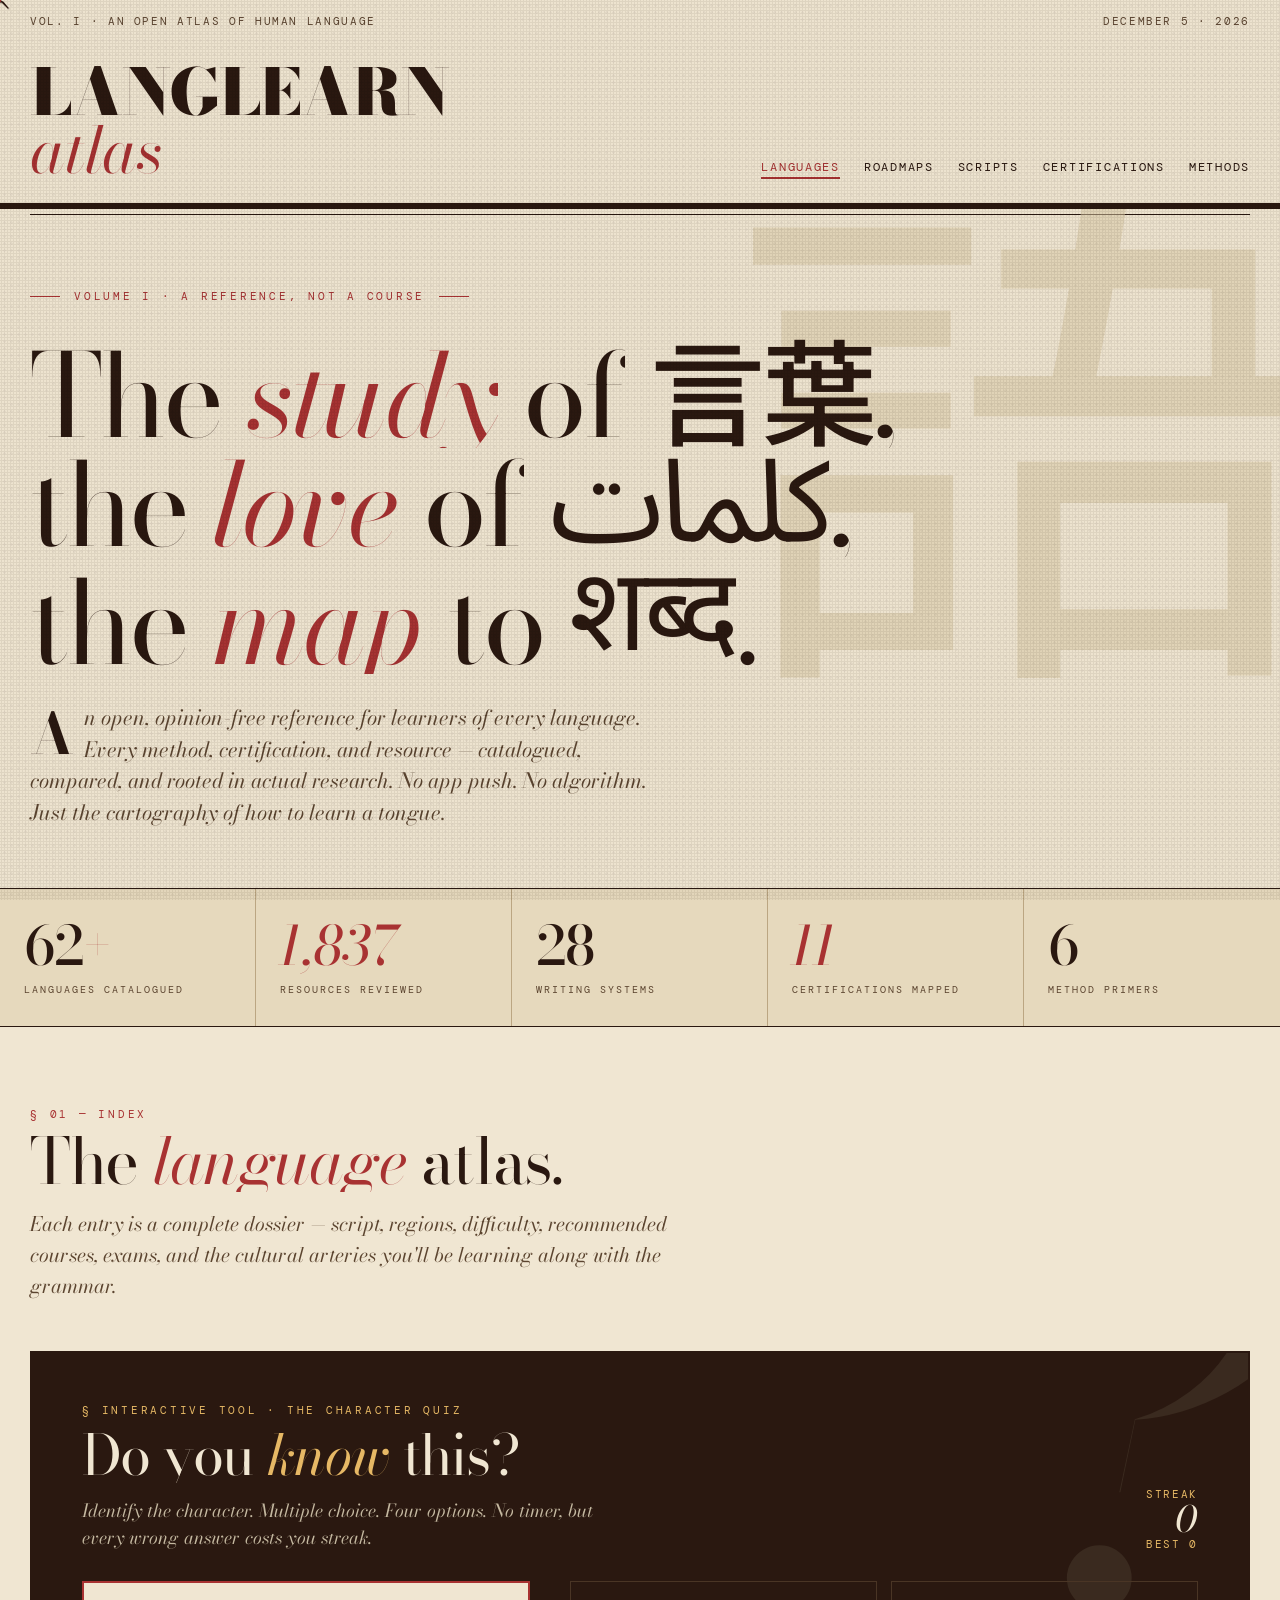
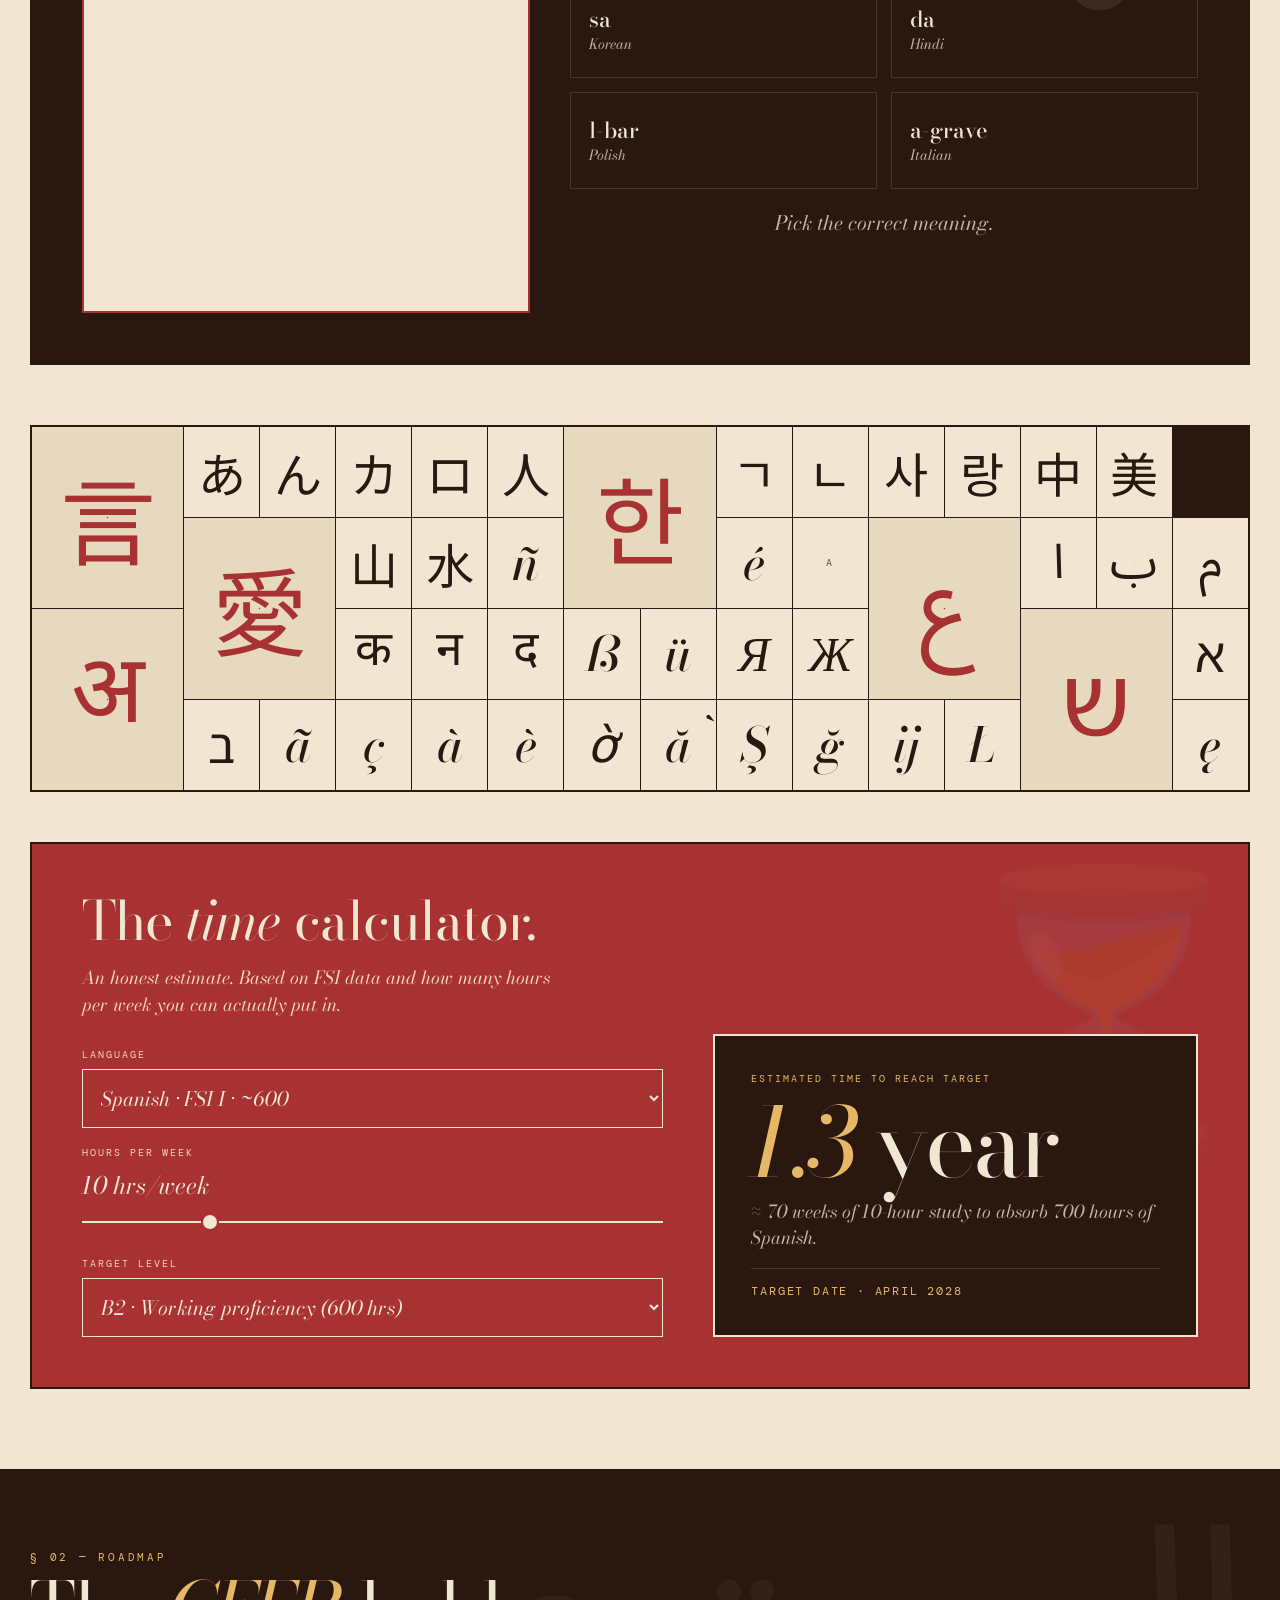
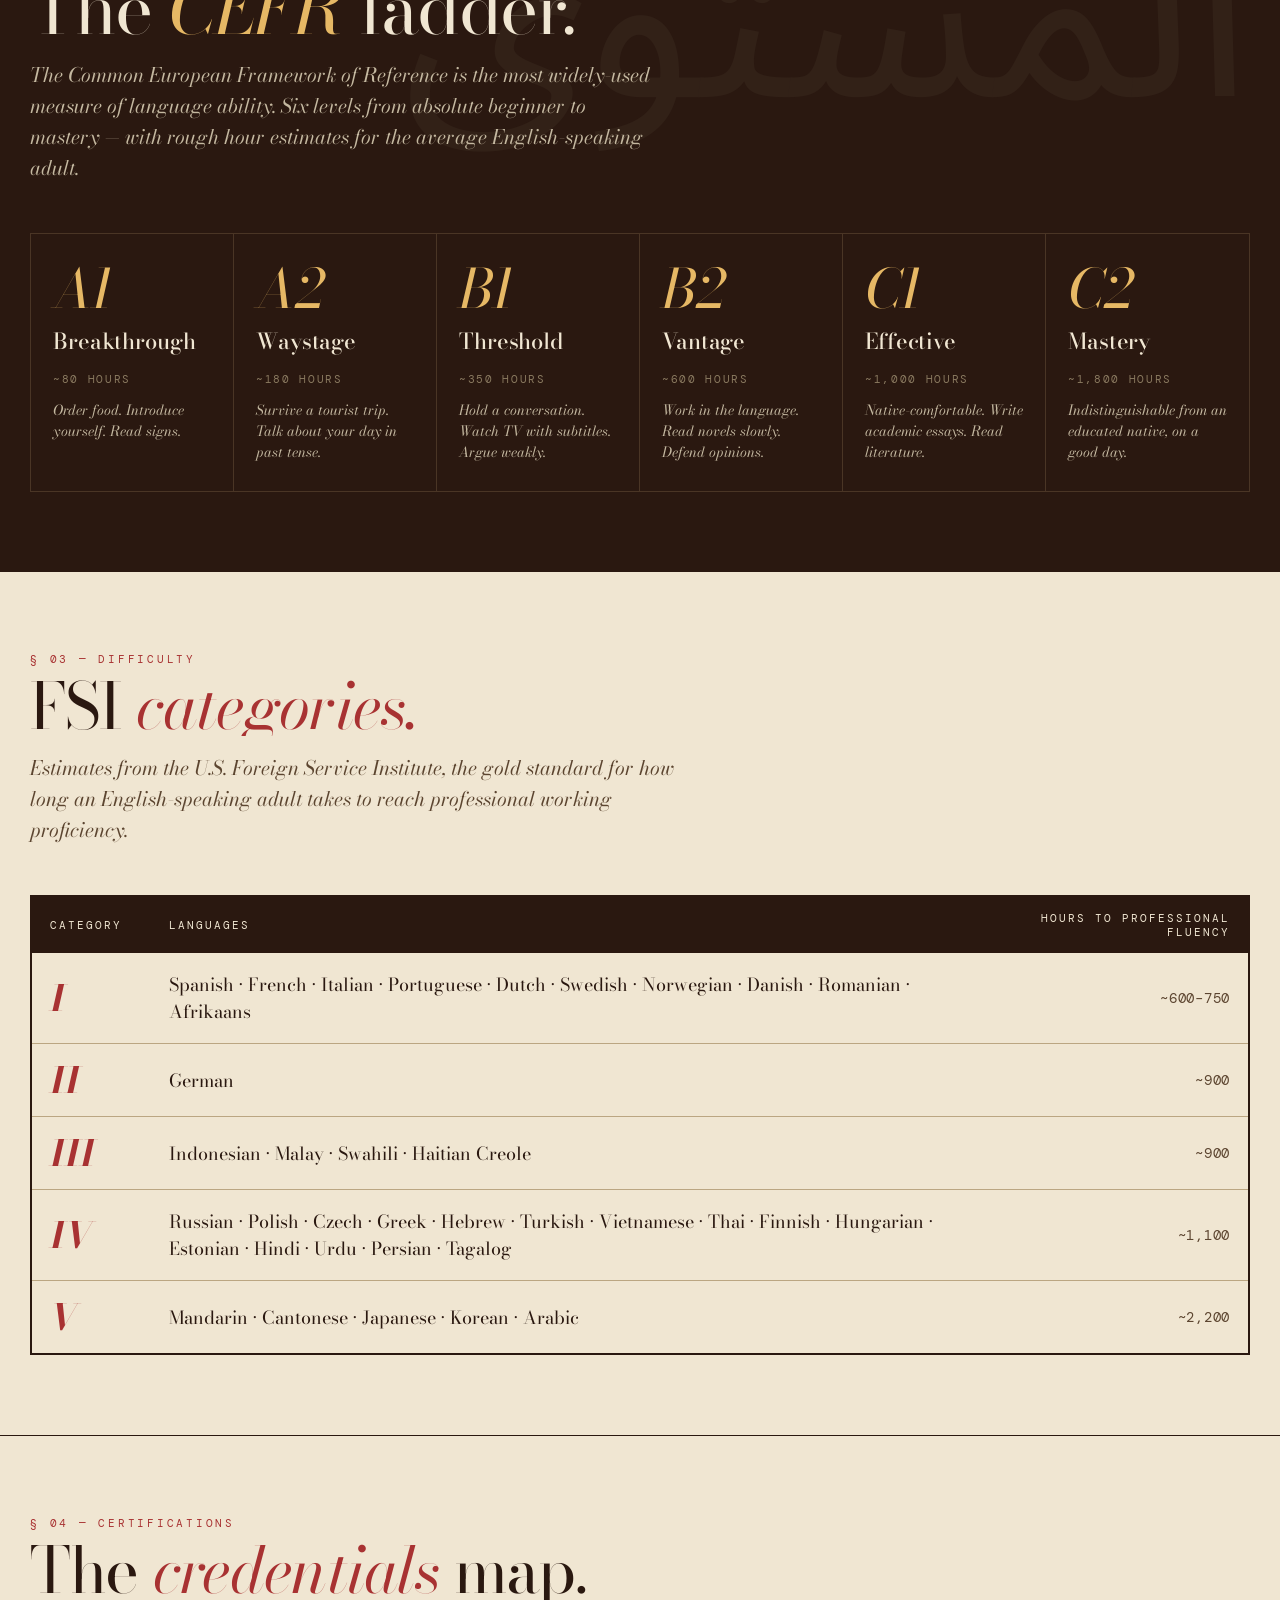
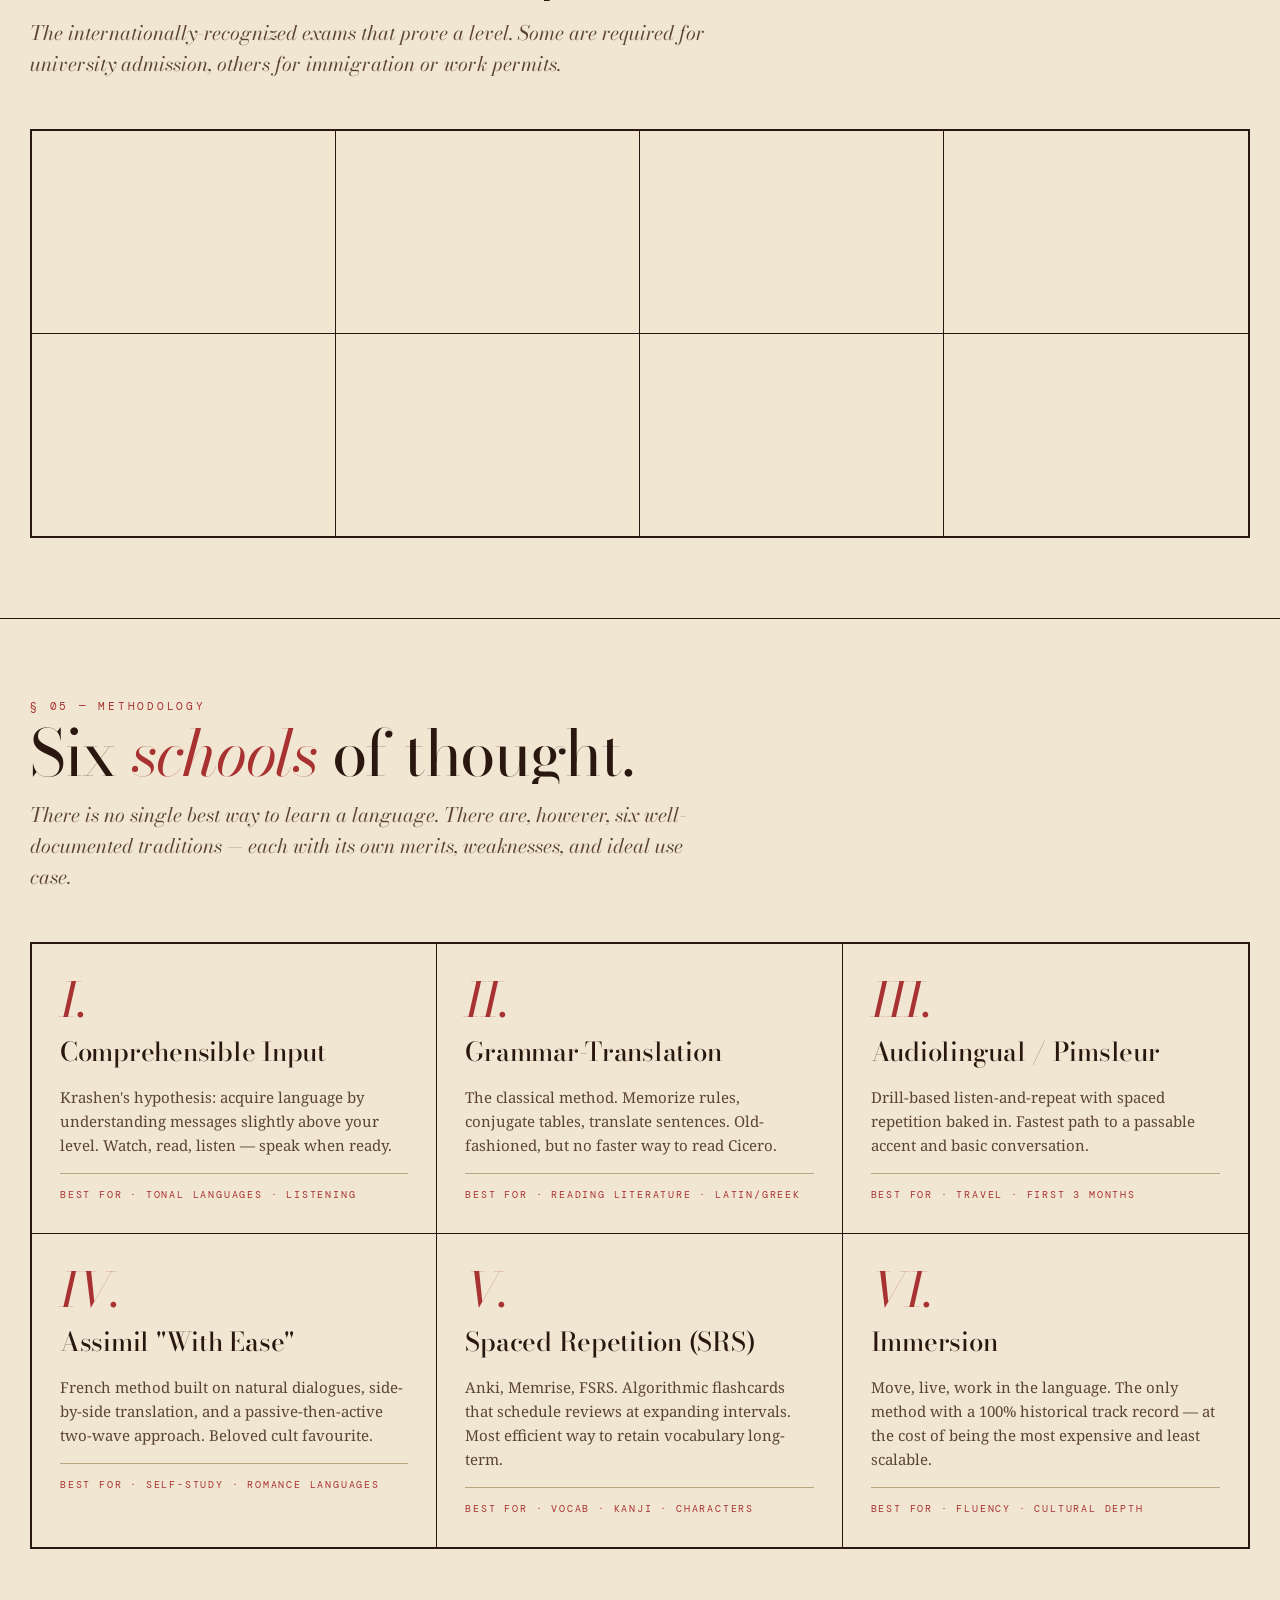
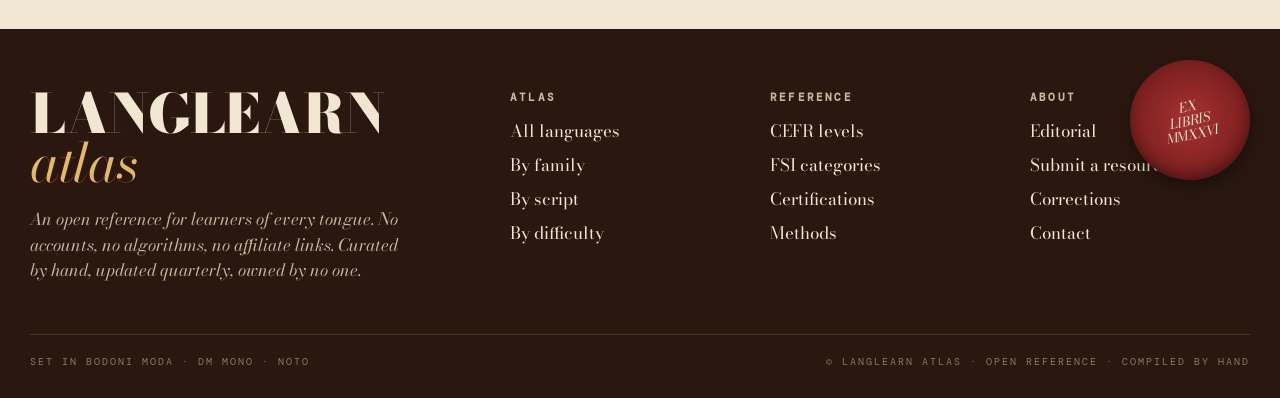
<file: LangLearnAtlas/index.html>
<!DOCTYPE html>
<html lang="en">
<head>
<meta charset="UTF-8" />
<meta name="viewport" content="width=device-width, initial-scale=1.0" />
<title>LangLearn Atlas — A reference for learning any language</title>
<link rel="preconnect" href="https://fonts.googleapis.com">
<link rel="preconnect" href="https://fonts.gstatic.com" crossorigin>
<link href="https://fonts.googleapis.com/css2?family=Bodoni+Moda:ital,opsz,wght@0,6..96,400;0,6..96,500;0,6..96,700;0,6..96,900;1,6..96,400&family=DM+Mono:wght@400;500&family=Noto+Sans+JP&family=Noto+Sans+KR&family=Noto+Sans+SC&family=Noto+Sans+Devanagari&family=Noto+Sans+Arabic&family=Noto+Sans+Hebrew&family=Noto+Serif&display=swap" rel="stylesheet">
<link rel="stylesheet" href="enhance.css">
<style>
  :root{
    --paper:#f0e6d2;
    --paper-2:#e6d9bd;
    --paper-3:#d9c8a4;
    --ink:#2a1810;
    --ink-2:#5c4530;
    --rule:#bba682;
    --red:#a83232;
    --gold:#b78c2e;
    --green:#4f6b3a;
    --blue:#2c4a6e;
    --plum:#6a3a55;
  }
  *{box-sizing:border-box;margin:0;padding:0}
  html,body{background:var(--paper);color:var(--ink);font-family:'Noto Serif',serif;-webkit-font-smoothing:antialiased}
  a{color:inherit;text-decoration:none}
  button{font-family:inherit;cursor:pointer;border:none;background:none;color:inherit}
  ::selection{background:var(--red);color:var(--paper)}

  .deco-line{height:8px;background:var(--ink);position:relative;display:flex;align-items:center;justify-content:center}
  .deco-line::before,.deco-line::after{content:"";flex:1;height:1px;background:var(--paper);margin:0 4px}
  .deco-line .glyph{color:var(--paper);font-family:'Bodoni Moda',serif;font-size:13px;font-style:italic;padding:0 12px;background:var(--ink);position:relative;top:-2px}

  .top{padding:14px 30px;display:flex;justify-content:space-between;align-items:center;font-family:'DM Mono',monospace;font-size:11px;letter-spacing:.15em;text-transform:uppercase;color:var(--ink-2)}

  .masthead{padding:14px 30px 24px;border-bottom:6px solid var(--ink);position:relative}
  .masthead::after{content:"";position:absolute;left:30px;right:30px;bottom:-12px;height:1px;background:var(--ink)}
  .masthead-inner{display:flex;justify-content:space-between;align-items:flex-end;gap:24px;flex-wrap:wrap}
  .logo{font-family:'Bodoni Moda',serif;font-weight:900;font-size:64px;letter-spacing:-.025em;line-height:.9;text-transform:uppercase}
  .logo em{font-style:italic;font-weight:400;color:var(--red);text-transform:lowercase;letter-spacing:-.01em}
  .nav{display:flex;gap:24px;font-family:'DM Mono',monospace;font-size:11.5px;letter-spacing:.15em;text-transform:uppercase}
  .nav a{padding-bottom:3px;border-bottom:1px solid transparent}
  .nav a:hover,.nav a.on{border-bottom-color:var(--red);color:var(--red)}

  .hero{padding:80px 30px 60px;border-bottom:1px solid var(--ink);position:relative;overflow:hidden}
  .hero-glyph{position:absolute;font-size:600px;line-height:.8;color:var(--paper-3);right:-50px;top:-80px;opacity:.55;pointer-events:none;font-family:'Noto Sans JP',sans-serif;z-index:0}
  .hero-inner{position:relative;z-index:1;max-width:1400px;margin:0 auto}
  .hero-kicker{font-family:'DM Mono',monospace;font-size:11px;letter-spacing:.25em;text-transform:uppercase;color:var(--red);margin-bottom:32px;display:flex;align-items:center;gap:14px}
  .hero-kicker::before,.hero-kicker::after{content:"";flex:0 0 30px;height:1px;background:var(--red)}
  .hero-kicker{justify-content:flex-start}
  .hero h1{font-family:'Bodoni Moda',serif;font-weight:300;font-size:clamp(56px,9vw,140px);line-height:.9;letter-spacing:-.03em;margin-bottom:28px;max-width:1100px}
  .hero h1 em{font-style:italic;font-weight:400;color:var(--red)}
  .hero h1 .scr{font-family:'Noto Sans JP',sans-serif;font-style:normal;font-weight:500}
  .hero h1 .scr2{font-family:'Noto Sans Devanagari',sans-serif;font-style:normal;font-weight:400}
  .hero h1 .scr3{font-family:'Noto Sans Arabic',sans-serif;font-style:normal;font-weight:400;direction:rtl;display:inline-block}
  .hero p{font-family:'Bodoni Moda',serif;font-size:21px;line-height:1.5;max-width:620px;color:var(--ink-2);font-style:italic}
  .hero p::first-letter{font-size:56px;font-weight:700;float:left;line-height:.85;margin:8px 10px 0 0;font-style:normal;color:var(--ink);font-family:'Bodoni Moda',serif}

  .stats{display:grid;grid-template-columns:repeat(5,1fr);border-bottom:1px solid var(--ink);background:var(--paper-2)}
  .stat{padding:30px 24px;border-right:1px solid var(--rule);position:relative}
  .stat:last-child{border-right:none}
  .stat-num{font-family:'Bodoni Moda',serif;font-size:54px;font-weight:500;letter-spacing:-.02em;line-height:1}
  .stat-num em{font-style:italic;font-weight:400;color:var(--red)}
  .stat-label{font-family:'DM Mono',monospace;font-size:10px;letter-spacing:.2em;text-transform:uppercase;color:var(--ink-2);margin-top:10px}

  .sec{padding:80px 30px;border-bottom:1px solid var(--ink);max-width:1500px;margin:0 auto}
  .sec-num{font-family:'DM Mono',monospace;font-size:11px;letter-spacing:.25em;text-transform:uppercase;color:var(--red);margin-bottom:10px}
  .sec-title{font-family:'Bodoni Moda',serif;font-size:64px;font-weight:300;letter-spacing:-.02em;line-height:.95;margin-bottom:8px}
  .sec-title em{font-style:italic;color:var(--red)}
  .sec-sub{font-family:'Bodoni Moda',serif;font-style:italic;font-size:20px;color:var(--ink-2);margin-bottom:50px;max-width:680px}

  .quiz{margin-bottom:60px;background:var(--ink);color:var(--paper);padding:50px;border:2px solid var(--ink);position:relative;overflow:hidden}
  .quiz::before{content:"?";position:absolute;font-family:'Bodoni Moda',serif;font-size:540px;font-style:italic;color:#3a2a1f;right:-30px;top:-160px;line-height:.8;font-weight:300;pointer-events:none}
  .quiz-head{position:relative;z-index:1;margin-bottom:30px;display:flex;justify-content:space-between;align-items:flex-end;flex-wrap:wrap;gap:14px}
  .quiz-head h3{font-family:'Bodoni Moda',serif;font-size:56px;font-weight:300;line-height:1;letter-spacing:-.02em}
  .quiz-head h3 em{font-style:italic;color:#e6b865}
  .quiz-num{font-family:'DM Mono',monospace;font-size:11px;letter-spacing:.25em;text-transform:uppercase;color:#e6b865;margin-bottom:10px}
  .quiz-sub{font-family:'Bodoni Moda',serif;font-style:italic;font-size:18px;color:#c4b8a0;margin-top:6px;max-width:540px}
  .quiz-score{font-family:'DM Mono',monospace;font-size:11px;letter-spacing:.15em;color:#e6b865;text-transform:uppercase;text-align:right}
  .quiz-score .num{font-family:'Bodoni Moda',serif;font-size:36px;font-style:italic;color:var(--paper);display:block;line-height:1}
  .quiz-board{position:relative;z-index:1;display:grid;grid-template-columns:1fr 1.4fr;gap:40px;align-items:stretch}
  .quiz-card{background:var(--paper);color:var(--ink);padding:40px;text-align:center;display:flex;flex-direction:column;justify-content:center;align-items:center;min-height:320px;border:2px solid var(--red);position:relative}
  .quiz-card::before{content:"";position:absolute;inset:6px;border:1px solid var(--ink);pointer-events:none}
  .quiz-lang-tag{font-family:'DM Mono',monospace;font-size:10px;letter-spacing:.25em;color:var(--red);text-transform:uppercase;margin-bottom:14px;position:relative}
  .quiz-glyph{font-size:200px;line-height:.9;font-weight:400;position:relative}
  .quiz-glyph.ja{font-family:'Noto Sans JP',sans-serif}
  .quiz-glyph.ko{font-family:'Noto Sans KR',sans-serif}
  .quiz-glyph.zh{font-family:'Noto Sans SC',sans-serif}
  .quiz-glyph.hi{font-family:'Noto Sans Devanagari',sans-serif}
  .quiz-glyph.ar{font-family:'Noto Sans Arabic',sans-serif;direction:rtl}
  .quiz-glyph.he{font-family:'Noto Sans Hebrew',sans-serif;direction:rtl}
  .quiz-glyph.la{font-family:'Bodoni Moda',serif;font-style:italic;font-weight:500}
  .quiz-prompt{font-family:'Bodoni Moda',serif;font-style:italic;font-size:18px;color:var(--ink-2);margin-top:14px;position:relative}
  .quiz-options{display:grid;grid-template-columns:1fr 1fr;gap:14px;align-content:center}
  .quiz-opt{background:transparent;color:var(--paper);padding:24px 18px;border:1px solid #4a3525;font-family:'Bodoni Moda',serif;font-size:22px;font-weight:500;cursor:pointer;text-align:left;transition:all .2s;line-height:1.2}
  .quiz-opt:hover{background:#3a2a1f;border-color:#e6b865;transform:translateX(4px)}
  .quiz-opt .meaning{font-family:'Bodoni Moda',serif;font-style:italic;font-size:14px;color:#c4b8a0;display:block;margin-top:4px;font-weight:400}
  .quiz-opt.correct{background:#2a4a2a;border-color:#7fd06a;color:var(--paper)}
  .quiz-opt.wrong{background:#5a2a2a;border-color:#ff6b3d;color:var(--paper)}
  .quiz-opt:disabled{cursor:default}
  .quiz-feedback{font-family:'Bodoni Moda',serif;font-style:italic;font-size:20px;text-align:center;margin-top:18px;color:#c4b8a0;min-height:30px}
  .quiz-feedback.right{color:#7fd06a}
  .quiz-feedback.miss{color:#ff6b3d}
  .quiz-next{font-family:'DM Mono',monospace;font-size:12px;letter-spacing:.15em;text-transform:uppercase;padding:12px 22px;background:var(--red);color:var(--paper);border:none;cursor:pointer;margin:18px auto 0;display:block}
  .quiz-next:hover{background:var(--paper);color:var(--red)}

  .wall{border:2px solid var(--ink);background:var(--ink);display:grid;grid-template-columns:repeat(16,1fr);grid-auto-rows:90px;gap:1px}
  .glyph-cell{background:var(--paper);display:flex;align-items:center;justify-content:center;cursor:pointer;transition:all .25s;position:relative;font-size:48px;line-height:1;overflow:hidden}
  .glyph-cell:hover{background:var(--ink);color:var(--paper);transform:scale(1.08);z-index:5;box-shadow:0 0 40px rgba(168,50,50,.5)}
  .glyph-cell.ja{font-family:'Noto Sans JP',sans-serif}
  .glyph-cell.ko{font-family:'Noto Sans KR',sans-serif}
  .glyph-cell.zh{font-family:'Noto Sans SC',sans-serif}
  .glyph-cell.hi{font-family:'Noto Sans Devanagari',sans-serif}
  .glyph-cell.ar{font-family:'Noto Sans Arabic',sans-serif}
  .glyph-cell.he{font-family:'Noto Sans Hebrew',sans-serif}
  .glyph-cell.la{font-family:'Bodoni Moda',serif;font-style:italic;font-weight:500}
  .glyph-cell.featured{grid-column:span 2;grid-row:span 2;font-size:96px;background:var(--paper-2);color:var(--red)}
  .glyph-cell.label{font-family:'DM Mono',monospace;font-size:10px;letter-spacing:.15em;color:var(--ink-2);text-transform:uppercase;text-align:center;padding:0 6px;line-height:1.3}
  .glyph-cell.label:hover{background:var(--red);color:var(--paper)}

  .wall-tooltip{position:fixed;background:var(--ink);color:var(--paper);padding:14px 18px;font-family:'Bodoni Moda',serif;border:1px solid var(--red);pointer-events:none;z-index:1000;opacity:0;transition:opacity .12s;max-width:280px}
  .wall-tooltip.on{opacity:1}
  .wall-tooltip .lang{font-family:'DM Mono',monospace;font-size:10px;letter-spacing:.18em;text-transform:uppercase;color:#e6b865;margin-bottom:6px}
  .wall-tooltip .ch{font-size:38px;line-height:1;margin-bottom:6px;font-style:italic;color:var(--paper)}
  .wall-tooltip .meaning{font-size:15px;font-style:italic;color:#c4b8a0}

  .fluency{background:var(--red);color:var(--paper);padding:50px;margin-top:50px;position:relative;overflow:hidden;border:2px solid var(--ink)}
  .fluency::before{content:"⏳";position:absolute;font-size:280px;right:-30px;top:-30px;opacity:.08;color:var(--paper)}
  .fluency-inner{position:relative;z-index:1;display:grid;grid-template-columns:1.2fr 1fr;gap:50px;align-items:end}
  .fluency h3{font-family:'Bodoni Moda',serif;font-size:54px;font-weight:300;line-height:1;letter-spacing:-.02em;margin-bottom:8px}
  .fluency h3 em{font-style:italic}
  .fluency .sub{font-family:'Bodoni Moda',serif;font-style:italic;font-size:18px;color:#f5d4b8;margin-bottom:30px;max-width:480px}
  .fl-controls{display:flex;flex-direction:column;gap:18px}
  .fl-control label{font-family:'DM Mono',monospace;font-size:10px;letter-spacing:.2em;text-transform:uppercase;color:#f5d4b8;display:block;margin-bottom:8px}
  .fl-control select,.fl-control input[type=range]{width:100%}
  .fl-control select{padding:12px 14px;border:1px solid var(--paper);background:var(--red);color:var(--paper);font-family:'Bodoni Moda',serif;font-size:20px;font-style:italic;cursor:pointer;outline:none}
  .fl-control input[type=range]{-webkit-appearance:none;appearance:none;background:transparent;height:24px}
  .fl-control input[type=range]::-webkit-slider-runnable-track{height:2px;background:var(--paper)}
  .fl-control input[type=range]::-moz-range-track{height:2px;background:var(--paper)}
  .fl-control input[type=range]::-webkit-slider-thumb{-webkit-appearance:none;width:18px;height:18px;border-radius:50%;background:var(--paper);margin-top:-8px;cursor:grab;border:2px solid var(--red)}
  .fl-control input[type=range]::-moz-range-thumb{width:18px;height:18px;border-radius:50%;background:var(--paper);cursor:grab;border:2px solid var(--red)}
  .fl-value{font-family:'Bodoni Moda',serif;font-size:24px;font-style:italic;color:var(--paper);margin-bottom:6px}
  .fl-output{background:var(--ink);padding:36px;border:2px solid var(--paper)}
  .fl-output-label{font-family:'DM Mono',monospace;font-size:10px;letter-spacing:.2em;color:#e6b865;text-transform:uppercase;margin-bottom:14px}
  .fl-output-num{font-family:'Bodoni Moda',serif;font-size:96px;line-height:.9;font-weight:300;color:var(--paper);letter-spacing:-.03em}
  .fl-output-num em{font-style:italic;color:#e6b865;font-weight:400}
  .fl-output-line{font-family:'Bodoni Moda',serif;font-size:18px;font-style:italic;color:#c4b8a0;margin-top:14px;line-height:1.4}
  .fl-output-date{font-family:'DM Mono',monospace;font-size:12px;letter-spacing:.15em;color:#e6b865;text-transform:uppercase;margin-top:18px;padding-top:14px;border-top:1px solid #4a3525}

  .roadmap{background:var(--ink);color:var(--paper);padding:80px 30px;position:relative;overflow:hidden}
  .roadmap-deco{position:absolute;top:30px;right:30px;font-family:'Noto Sans Arabic',sans-serif;font-size:240px;color:#3a2a1f;opacity:.5;line-height:1;direction:rtl}
  .roadmap-inner{position:relative;z-index:1;max-width:1500px;margin:0 auto}
  .roadmap h2{font-family:'Bodoni Moda',serif;font-size:72px;font-weight:300;letter-spacing:-.02em;line-height:.95;margin-bottom:8px}
  .roadmap h2 em{font-style:italic;color:#e6b865}
  .roadmap .sub{font-family:'Bodoni Moda',serif;font-style:italic;font-size:20px;color:#c4b8a0;margin-bottom:50px;max-width:620px}
  .levels{display:grid;grid-template-columns:repeat(6,1fr);gap:0;border:1px solid #4a3525}
  .level{padding:28px 22px;border-right:1px solid #4a3525;position:relative}
  .level:last-child{border-right:none}
  .level-code{font-family:'Bodoni Moda',serif;font-size:54px;font-weight:300;font-style:italic;color:#e6b865;line-height:1}
  .level-name{font-family:'Bodoni Moda',serif;font-size:22px;font-weight:500;margin-top:8px;letter-spacing:-.005em}
  .level-hours{font-family:'DM Mono',monospace;font-size:11px;letter-spacing:.15em;color:#8a7a60;text-transform:uppercase;margin-top:14px}
  .level-desc{font-family:'Bodoni Moda',serif;font-size:14px;font-style:italic;color:#c4b8a0;margin-top:14px;line-height:1.5}

  .certs-grid{display:grid;grid-template-columns:repeat(4,1fr);gap:0;border:2px solid var(--ink)}
  .cert{padding:28px 22px;border-right:1px solid var(--ink);border-bottom:1px solid var(--ink);background:var(--paper)}
  .cert:nth-child(4n){border-right:none}
  .cert:nth-last-child(-n+4){border-bottom:none}
  .cert-flag{font-size:30px;line-height:1;margin-bottom:8px}
  .cert-code{font-family:'Bodoni Moda',serif;font-size:34px;font-weight:700;font-style:italic;color:var(--red);line-height:1;letter-spacing:-.02em}
  .cert-name{font-family:'Bodoni Moda',serif;font-size:16px;font-weight:500;margin-top:6px}
  .cert-meta{font-family:'DM Mono',monospace;font-size:10px;letter-spacing:.1em;color:var(--ink-2);text-transform:uppercase;margin-top:12px;line-height:1.6}

  .diff-table{width:100%;border-collapse:collapse;border:2px solid var(--ink);background:var(--paper)}
  .diff-table thead th{background:var(--ink);color:var(--paper);font-family:'DM Mono',monospace;font-size:11px;letter-spacing:.18em;text-transform:uppercase;padding:14px 18px;text-align:left;font-weight:400}
  .diff-table tbody tr{border-bottom:1px solid var(--rule)}
  .diff-table tbody tr:last-child{border-bottom:none}
  .diff-table tbody td{padding:18px;vertical-align:middle}
  .diff-cat{font-family:'Bodoni Moda',serif;font-size:36px;font-weight:700;font-style:italic;color:var(--red);width:120px;line-height:1}
  .diff-langs{font-family:'Bodoni Moda',serif;font-size:18px;line-height:1.5}
  .diff-hours{font-family:'DM Mono',monospace;font-size:14px;letter-spacing:.05em;color:var(--ink-2);white-space:nowrap}

  .methods{display:grid;grid-template-columns:repeat(3,1fr);gap:0;border:2px solid var(--ink);background:var(--ink)}
  .method{background:var(--paper);padding:32px 28px;border-right:1px solid var(--ink);border-bottom:1px solid var(--ink)}
  .method:nth-child(3n){border-right:none}
  .method:nth-last-child(-n+3){border-bottom:none}
  .method-num{font-family:'Bodoni Moda',serif;font-size:48px;font-weight:300;font-style:italic;color:var(--red);line-height:1}
  .method-name{font-family:'Bodoni Moda',serif;font-size:26px;font-weight:500;margin:8px 0 14px;letter-spacing:-.01em}
  .method-desc{font-family:'Noto Serif',serif;font-size:15px;line-height:1.6;color:var(--ink-2)}
  .method-best{font-family:'DM Mono',monospace;font-size:10px;letter-spacing:.18em;text-transform:uppercase;color:var(--red);margin-top:16px;padding-top:14px;border-top:1px solid var(--rule)}

  .foot{background:var(--ink);color:var(--paper);padding:60px 30px 30px}
  .foot-inner{max-width:1500px;margin:0 auto;display:grid;grid-template-columns:2fr 1fr 1fr 1fr;gap:40px}
  .foot-logo{font-family:'Bodoni Moda',serif;font-size:54px;font-weight:900;letter-spacing:-.025em;line-height:.9;text-transform:uppercase}
  .foot-logo em{font-style:italic;font-weight:400;color:#e6b865;text-transform:lowercase}
  .foot p{font-family:'Bodoni Moda',serif;font-style:italic;font-size:17px;color:#c4b8a0;margin-top:14px;line-height:1.5;max-width:380px}
  .foot h4{font-family:'DM Mono',monospace;font-size:11px;letter-spacing:.2em;color:#c4b8a0;margin-bottom:14px;text-transform:uppercase}
  .foot ul{list-style:none;display:flex;flex-direction:column;gap:8px}
  .foot ul a{font-family:'Bodoni Moda',serif;font-size:17px}
  .foot ul a:hover{color:#e6b865;font-style:italic}
  .colo{max-width:1500px;margin:50px auto 0;padding-top:20px;border-top:1px solid #4a3525;font-family:'DM Mono',monospace;font-size:10px;letter-spacing:.2em;text-transform:uppercase;color:#8a7a60;display:flex;justify-content:space-between;flex-wrap:wrap;gap:12px}

  .modal-bg{position:fixed;inset:0;background:rgba(42,24,16,.7);backdrop-filter:blur(4px);display:none;align-items:center;justify-content:center;z-index:100;padding:40px}
  .modal-bg.on{display:flex}
  .modal{background:var(--paper);border:2px solid var(--ink);max-width:820px;width:100%;max-height:90vh;overflow-y:auto;position:relative}
  .modal-inner{padding:48px}
  .close{position:absolute;top:14px;right:14px;font-family:'DM Mono',monospace;font-size:11px;letter-spacing:.15em;padding:8px 12px;border:1px solid var(--ink);background:var(--paper);z-index:2;text-transform:uppercase}
  .close:hover{background:var(--ink);color:var(--paper)}
  .modal-hero{padding:40px;background:var(--paper-2);border-bottom:1px solid var(--ink);text-align:center;position:relative}
  .modal-script{font-size:160px;line-height:.9;color:var(--ink);margin-bottom:8px}
  .modal h2{font-family:'Bodoni Moda',serif;font-size:54px;font-weight:300;line-height:1;letter-spacing:-.02em}
  .modal h2 em{font-style:italic;color:var(--red)}
  .modal .native{font-family:'Bodoni Moda',serif;font-style:italic;font-size:22px;color:var(--ink-2);margin-top:6px}
  .modal-stats{display:grid;grid-template-columns:repeat(4,1fr);border-bottom:1px solid var(--ink)}
  .modal-stats > div{padding:16px;border-right:1px solid var(--ink);text-align:center}
  .modal-stats > div:last-child{border-right:none}
  .modal-stats .l{font-family:'DM Mono',monospace;font-size:9px;letter-spacing:.18em;color:var(--ink-2);text-transform:uppercase;margin-bottom:4px}
  .modal-stats .v{font-family:'Bodoni Moda',serif;font-size:18px;font-weight:500}
  .modal-body{padding:36px 40px}
  .modal h3{font-family:'DM Mono',monospace;font-size:11px;letter-spacing:.2em;color:var(--red);text-transform:uppercase;margin:24px 0 12px}
  .modal h3:first-child{margin-top:0}
  .modal p,.modal li{font-family:'Noto Serif',serif;font-size:16px;line-height:1.65}
  .modal ul{padding-left:20px;display:flex;flex-direction:column;gap:6px}
  .resource-list{list-style:none !important;padding:0 !important;display:grid !important;grid-template-columns:1fr 1fr !important;gap:12px !important}
  .resource-list li{font-family:'Bodoni Moda',serif !important;font-size:15px !important;padding:10px 14px;background:var(--paper-2);border:1px solid var(--rule)}

  @media (max-width:980px){
    .wall{grid-template-columns:repeat(6,1fr)}
    .quiz{padding:24px}
    .quiz-board{grid-template-columns:1fr;gap:20px}
    .quiz-glyph{font-size:130px}
    .certs-grid{grid-template-columns:repeat(2,1fr)}
    .fluency-inner{grid-template-columns:1fr;gap:24px}
    .fluency{padding:30px}
    .methods{grid-template-columns:1fr}
    .levels{grid-template-columns:repeat(2,1fr)}
    .stats{grid-template-columns:repeat(2,1fr)}
    .stat:nth-child(2n){border-right:none}
    .foot-inner{grid-template-columns:1fr 1fr}
  }
</style>
</head>
<body>

<div class="top">
  <span>Vol. I · An open atlas of human language</span>
  <span id="day"></span>
</div>

<div class="deco-line"><span class="glyph">❦ a · 言 · ل · अ · 한 · я ❦</span></div>

<header class="masthead">
  <div class="masthead-inner">
    <div class="logo">LangLearn<br/><em>Atlas</em></div>
    <nav class="nav">
      <a class="on">Languages</a><a>Roadmaps</a><a>Scripts</a><a>Certifications</a><a>Methods</a>
    </nav>
  </div>
</header>

<section class="hero">
  <div class="hero-glyph">語</div>
  <div class="hero-inner">
    <div class="hero-kicker">Volume I · A reference, not a course</div>
    <h1>The <em>study</em> of <span class="scr">言葉</span>,<br/>the <em>love</em> of <span class="scr3">كلمات</span>,<br/>the <em>map</em> to <span class="scr2">शब्द</span>.</h1>
    <p>An open, opinion-free reference for learners of every language. Every method, certification, and resource — catalogued, compared, and rooted in actual research. No app push. No algorithm. Just the cartography of how to learn a tongue.</p>
  </div>
</section>

<section class="stats">
  <div class="stat"><div class="stat-num">62<em>+</em></div><div class="stat-label">Languages catalogued</div></div>
  <div class="stat"><div class="stat-num"><em>1,840</em></div><div class="stat-label">Resources reviewed</div></div>
  <div class="stat"><div class="stat-num">28</div><div class="stat-label">Writing systems</div></div>
  <div class="stat"><div class="stat-num"><em>11</em></div><div class="stat-label">Certifications mapped</div></div>
  <div class="stat"><div class="stat-num">6</div><div class="stat-label">Method primers</div></div>
</section>

<section class="sec">
  <div class="sec-num">§ 01 — Index</div>
  <h2 class="sec-title">The <em>language</em> atlas.</h2>
  <p class="sec-sub">Each entry is a complete dossier — script, regions, difficulty, recommended courses, exams, and the cultural arteries you'll be learning along with the grammar.</p>
  <div class="quiz">
    <div class="quiz-head">
      <div>
        <div class="quiz-num">§ Interactive tool · The character quiz</div>
        <h3>Do you <em>know</em> this?</h3>
        <div class="quiz-sub">Identify the character. Multiple choice. Four options. No timer, but every wrong answer costs you streak.</div>
      </div>
      <div class="quiz-score">Streak<span class="num" id="quiz-streak">0</span>Best <span id="quiz-best">0</span></div>
    </div>
    <div class="quiz-board">
      <div class="quiz-card">
        <div class="quiz-lang-tag" id="quiz-lang">JAPANESE · HIRAGANA</div>
        <div class="quiz-glyph ja" id="quiz-glyph">あ</div>
        <div class="quiz-prompt" id="quiz-prompt">— what does this mean?</div>
      </div>
      <div>
        <div class="quiz-options" id="quiz-options"></div>
        <div class="quiz-feedback" id="quiz-feedback">Pick the correct meaning.</div>
        <button class="quiz-next" id="quiz-next" style="display:none">Next character →</button>
      </div>
    </div>
  </div>

  <div class="wall" id="wall"></div>

  <div class="fluency">
    <div class="fluency-inner">
      <div>
        <h3>The <em>time</em> calculator.</h3>
        <p class="sub">An honest estimate. Based on FSI data and how many hours per week you can actually put in.</p>
        <div class="fl-controls">
          <div class="fl-control">
            <label>Language</label>
            <select id="fl-lang"></select>
          </div>
          <div class="fl-control">
            <label>Hours per week</label>
            <div class="fl-value" id="fl-hours-v">10 hrs/week</div>
            <input type="range" id="fl-hours" min="2" max="40" step="1" value="10" />
          </div>
          <div class="fl-control">
            <label>Target level</label>
            <select id="fl-target">
              <option value="180">A2 · Tourist survival (180 hrs)</option>
              <option value="350">B1 · Conversational (350 hrs)</option>
              <option value="600" selected>B2 · Working proficiency (600 hrs)</option>
              <option value="1000">C1 · Fluent (1,000 hrs)</option>
              <option value="1800">C2 · Mastery (1,800 hrs)</option>
            </select>
          </div>
        </div>
      </div>
      <div class="fl-output">
        <div class="fl-output-label">Estimated time to reach target</div>
        <div class="fl-output-num"><em id="fl-years">1.2</em> <span id="fl-years-word">years</span></div>
        <div class="fl-output-line" id="fl-line">≈ 60 weeks of consistent study</div>
        <div class="fl-output-date" id="fl-date">Target date · —</div>
      </div>
    </div>
  </div>
</section>

<div class="wall-tooltip" id="wall-tip"></div>

<section class="roadmap">
  <div class="roadmap-deco">المستوى</div>
  <div class="roadmap-inner">
    <div class="sec-num" style="color:#e6b865">§ 02 — Roadmap</div>
    <h2>The <em>CEFR</em> ladder.</h2>
    <p class="sub">The Common European Framework of Reference is the most widely-used measure of language ability. Six levels from absolute beginner to mastery — with rough hour estimates for the average English-speaking adult.</p>
    <div class="levels">
      <div class="level">
        <div class="level-code">A1</div>
        <div class="level-name">Breakthrough</div>
        <div class="level-hours">~80 hours</div>
        <div class="level-desc">Order food. Introduce yourself. Read signs.</div>
      </div>
      <div class="level">
        <div class="level-code">A2</div>
        <div class="level-name">Waystage</div>
        <div class="level-hours">~180 hours</div>
        <div class="level-desc">Survive a tourist trip. Talk about your day in past tense.</div>
      </div>
      <div class="level">
        <div class="level-code">B1</div>
        <div class="level-name">Threshold</div>
        <div class="level-hours">~350 hours</div>
        <div class="level-desc">Hold a conversation. Watch TV with subtitles. Argue weakly.</div>
      </div>
      <div class="level">
        <div class="level-code">B2</div>
        <div class="level-name">Vantage</div>
        <div class="level-hours">~600 hours</div>
        <div class="level-desc">Work in the language. Read novels slowly. Defend opinions.</div>
      </div>
      <div class="level">
        <div class="level-code">C1</div>
        <div class="level-name">Effective</div>
        <div class="level-hours">~1,000 hours</div>
        <div class="level-desc">Native-comfortable. Write academic essays. Read literature.</div>
      </div>
      <div class="level">
        <div class="level-code">C2</div>
        <div class="level-name">Mastery</div>
        <div class="level-hours">~1,800 hours</div>
        <div class="level-desc">Indistinguishable from an educated native, on a good day.</div>
      </div>
    </div>
  </div>
</section>

<section class="sec">
  <div class="sec-num">§ 03 — Difficulty</div>
  <h2 class="sec-title">FSI <em>categories.</em></h2>
  <p class="sec-sub">Estimates from the U.S. Foreign Service Institute, the gold standard for how long an English-speaking adult takes to reach professional working proficiency.</p>
  <table class="diff-table">
    <thead><tr><th style="width:120px">Category</th><th>Languages</th><th style="text-align:right">Hours to professional fluency</th></tr></thead>
    <tbody>
      <tr><td class="diff-cat">I</td><td class="diff-langs">Spanish · French · Italian · Portuguese · Dutch · Swedish · Norwegian · Danish · Romanian · Afrikaans</td><td class="diff-hours" style="text-align:right">~600–750</td></tr>
      <tr><td class="diff-cat">II</td><td class="diff-langs">German</td><td class="diff-hours" style="text-align:right">~900</td></tr>
      <tr><td class="diff-cat">III</td><td class="diff-langs">Indonesian · Malay · Swahili · Haitian Creole</td><td class="diff-hours" style="text-align:right">~900</td></tr>
      <tr><td class="diff-cat">IV</td><td class="diff-langs">Russian · Polish · Czech · Greek · Hebrew · Turkish · Vietnamese · Thai · Finnish · Hungarian · Estonian · Hindi · Urdu · Persian · Tagalog</td><td class="diff-hours" style="text-align:right">~1,100</td></tr>
      <tr><td class="diff-cat">V</td><td class="diff-langs">Mandarin · Cantonese · Japanese · Korean · Arabic</td><td class="diff-hours" style="text-align:right">~2,200</td></tr>
    </tbody>
  </table>
</section>

<section class="sec">
  <div class="sec-num">§ 04 — Certifications</div>
  <h2 class="sec-title">The <em>credentials</em> map.</h2>
  <p class="sec-sub">The internationally-recognized exams that prove a level. Some are required for university admission, others for immigration or work permits.</p>
  <div class="certs-grid">
    <div class="cert">
      <div class="cert-flag">🇯🇵</div>
      <div class="cert-code">JLPT</div>
      <div class="cert-name">日本語能力試験</div>
      <div class="cert-meta">Japanese · 5 levels (N5–N1)<br/>2× per year</div>
    </div>
    <div class="cert">
      <div class="cert-flag">🇨🇳</div>
      <div class="cert-code">HSK</div>
      <div class="cert-name">汉语水平考试</div>
      <div class="cert-meta">Mandarin · 9 levels<br/>Monthly worldwide</div>
    </div>
    <div class="cert">
      <div class="cert-flag">🇰🇷</div>
      <div class="cert-code">TOPIK</div>
      <div class="cert-name">한국어능력시험</div>
      <div class="cert-meta">Korean · 6 levels<br/>6× per year</div>
    </div>
    <div class="cert">
      <div class="cert-flag">🇪🇸</div>
      <div class="cert-code">DELE</div>
      <div class="cert-name">Diplomas de Español</div>
      <div class="cert-meta">Spanish · A1–C2 (CEFR)<br/>Issued by Instituto Cervantes</div>
    </div>
    <div class="cert">
      <div class="cert-flag">🇫🇷</div>
      <div class="cert-code">DELF</div>
      <div class="cert-name">Diplôme d'études</div>
      <div class="cert-meta">French · A1–B2 (DALF C1/C2)<br/>French Ministry of Education</div>
    </div>
    <div class="cert">
      <div class="cert-flag">🇩🇪</div>
      <div class="cert-code">TestDaF</div>
      <div class="cert-name">Deutsch als Fremdsprache</div>
      <div class="cert-meta">German · TDN 3–5<br/>Required for German university</div>
    </div>
    <div class="cert">
      <div class="cert-flag">🇮🇹</div>
      <div class="cert-code">CILS</div>
      <div class="cert-name">Certificazione Italiano</div>
      <div class="cert-meta">Italian · A1–C2<br/>University of Siena</div>
    </div>
    <div class="cert">
      <div class="cert-flag">🌍</div>
      <div class="cert-code">CEFR</div>
      <div class="cert-name">Common European Framework</div>
      <div class="cert-meta">All languages · A1–C2<br/>The scale every cert maps to</div>
    </div>
  </div>
</section>

<section class="sec">
  <div class="sec-num">§ 05 — Methodology</div>
  <h2 class="sec-title">Six <em>schools</em> of thought.</h2>
  <p class="sec-sub">There is no single best way to learn a language. There are, however, six well-documented traditions — each with its own merits, weaknesses, and ideal use case.</p>
  <div class="methods">
    <div class="method">
      <div class="method-num">I.</div>
      <div class="method-name">Comprehensible Input</div>
      <div class="method-desc">Krashen's hypothesis: acquire language by understanding messages slightly above your level. Watch, read, listen — speak when ready.</div>
      <div class="method-best">Best for · Tonal languages · Listening</div>
    </div>
    <div class="method">
      <div class="method-num">II.</div>
      <div class="method-name">Grammar-Translation</div>
      <div class="method-desc">The classical method. Memorize rules, conjugate tables, translate sentences. Old-fashioned, but no faster way to read Cicero.</div>
      <div class="method-best">Best for · Reading literature · Latin/Greek</div>
    </div>
    <div class="method">
      <div class="method-num">III.</div>
      <div class="method-name">Audiolingual / Pimsleur</div>
      <div class="method-desc">Drill-based listen-and-repeat with spaced repetition baked in. Fastest path to a passable accent and basic conversation.</div>
      <div class="method-best">Best for · Travel · First 3 months</div>
    </div>
    <div class="method">
      <div class="method-num">IV.</div>
      <div class="method-name">Assimil "With Ease"</div>
      <div class="method-desc">French method built on natural dialogues, side-by-side translation, and a passive-then-active two-wave approach. Beloved cult favourite.</div>
      <div class="method-best">Best for · Self-study · Romance languages</div>
    </div>
    <div class="method">
      <div class="method-num">V.</div>
      <div class="method-name">Spaced Repetition (SRS)</div>
      <div class="method-desc">Anki, Memrise, FSRS. Algorithmic flashcards that schedule reviews at expanding intervals. Most efficient way to retain vocabulary long-term.</div>
      <div class="method-best">Best for · Vocab · Kanji · Characters</div>
    </div>
    <div class="method">
      <div class="method-num">VI.</div>
      <div class="method-name">Immersion</div>
      <div class="method-desc">Move, live, work in the language. The only method with a 100% historical track record — at the cost of being the most expensive and least scalable.</div>
      <div class="method-best">Best for · Fluency · Cultural depth</div>
    </div>
  </div>
</section>

<footer class="foot">
  <div class="foot-inner">
    <div>
      <div class="foot-logo">LangLearn<br/><em>Atlas</em></div>
      <p>An open reference for learners of every tongue. No accounts, no algorithms, no affiliate links. Curated by hand, updated quarterly, owned by no one.</p>
    </div>
    <div><h4>Atlas</h4><ul><a>All languages</a><a>By family</a><a>By script</a><a>By difficulty</a></ul></div>
    <div><h4>Reference</h4><ul><a>CEFR levels</a><a>FSI categories</a><a>Certifications</a><a>Methods</a></ul></div>
    <div><h4>About</h4><ul><a>Editorial</a><a>Submit a resource</a><a>Corrections</a><a>Contact</a></ul></div>
  </div>
  <div class="colo">
    <span>Set in Bodoni Moda · DM Mono · Noto</span>
    <span>© LangLearn Atlas · Open reference · Compiled by hand</span>
  </div>
</footer>

<div class="modal-bg" id="modal-bg" onclick="if(event.target===this)closeModal()">
  <div class="modal">
    <button class="close" onclick="closeModal()">CLOSE ×</button>
    <div id="modal-content"></div>
  </div>
</div>

<script>
const langs = [
  {id:1,name:"Japanese",native:"日本語",script:"日",scriptClass:"ja",speakers:"125M",fsi:"V",hours:"~2,200",writing:"Hiragana · Katakana · Kanji",region:"asia",tags:["asia","hard"],cert:"JLPT (N5–N1)",desc:"An East Asian language with three integrated writing systems. Highly agglutinative; verbs and adjectives conjugate but nouns barely change. Famous for its tier system of politeness encoded directly into grammar.",resources:["NHK Easy News","Tofugu","WaniKani","Bunpro","Genki I–II","Tae Kim's Grammar"]},
  {id:2,name:"Korean",native:"한국어",script:"한",scriptClass:"ko",speakers:"77M",fsi:"V",hours:"~2,200",writing:"Hangul",region:"asia",tags:["asia","hard"],cert:"TOPIK I–II",desc:"The script — Hangul — is the most logically designed writing system in the world. The grammar shares structure with Japanese, but the vocabulary is largely distinct (with significant Chinese borrowings).",resources:["TTMIK","HowToStudyKorean","Pimsleur Korean","Naver Dictionary","Pagoda","Sejong Korean"]},
  {id:3,name:"Mandarin Chinese",native:"普通话",script:"汉",scriptClass:"zh",speakers:"1.1B",fsi:"V",hours:"~2,200",writing:"Hanzi (simplified/traditional)",region:"asia",tags:["asia","hard"],cert:"HSK 1–9",desc:"The most-spoken first language on Earth. Famously tonal — four tones plus a neutral — and analytic, meaning grammar is conveyed by word order and particles rather than conjugation. Characters take time.",resources:["Pleco","HelloChinese","DuChinese","HSK Online","Yoyo Chinese","Chinese Grammar Wiki"]},
  {id:4,name:"Spanish",native:"Español",script:"ñ",scriptClass:"la",speakers:"500M",fsi:"I",hours:"~600",writing:"Latin",region:"europe",tags:["europe","easy"],cert:"DELE A1–C2",desc:"The most widely-spoken Romance language and the second-most-spoken native language in the world. Highly regular phonetics — read what you see — but the verb system is rich and the subjunctive will test you.",resources:["SpanishDict","Dreaming Spanish","Pimsleur Spanish","Anki Spanish 5K","Practice Makes Perfect","Coffee Break Spanish"]},
  {id:5,name:"French",native:"Français",script:"é",scriptClass:"la",speakers:"310M",fsi:"I",hours:"~750",writing:"Latin",region:"europe",tags:["europe","easy"],cert:"DELF · DALF",desc:"A Romance language whose orthography preserves centuries of etymology — a long way from how it sounds. Tonally flat but rhythmically distinct; the liaison and nasal vowels take time. Indispensable for diplomacy.",resources:["TV5Monde","Lawless French","Pimsleur French","Assimil New French","Duolingo French","Easy French (YT)"]},
  {id:6,name:"Arabic",native:"العربية",script:"ع",scriptClass:"ar",speakers:"370M",fsi:"V",hours:"~2,200",writing:"Arabic abjad (RTL)",region:"middleeast",tags:["middleeast","hard"],cert:"ALPT · ILR",desc:"A Semitic language with a diglossic split: Modern Standard Arabic (MSA) is universal in writing and media, but every region speaks its own dialect. The root system means three consonants generate dozens of related words.",resources:["Madinah Arabic","Al-Kitaab","Pimsleur Eastern Arabic","Mango Arabic","Lingualism","ArabicPod101"]},
  {id:7,name:"Hindi",native:"हिन्दी",script:"अ",scriptClass:"hi",speakers:"600M",fsi:"IV",hours:"~1,100",writing:"Devanagari",region:"indic",tags:["indic","hard"],cert:"None standardized",desc:"An Indo-Aryan language closely related to Urdu (mutually intelligible spoken; different scripts). Devanagari is phonetic — pronunciation is fully predictable from spelling. Grammar features gendered verbs and split ergativity.",resources:["HindiPod101","Rupert Snell · Teach Yourself","Indian textbooks (NCERT)","Hindi WordPower","Dasti Hindi","Pimsleur Hindi"]},
  {id:8,name:"German",native:"Deutsch",script:"ß",scriptClass:"la",speakers:"95M",fsi:"II",hours:"~900",writing:"Latin",region:"europe",tags:["europe","easy"],cert:"TestDaF · Goethe-Zertifikat",desc:"A Germanic language whose grammar is famously systematic: four cases, three genders, separable verbs, and compound nouns of arbitrary length. The structure is rigid; the rewards for memorising it are substantial.",resources:["Deutsche Welle","Easy German (YT)","Anki German 5K","Hammer's German Grammar","Pimsleur German","Goethe Institut"]},
  {id:9,name:"Russian",native:"Русский",script:"Я",scriptClass:"la",speakers:"258M",fsi:"IV",hours:"~1,100",writing:"Cyrillic",region:"europe",tags:["europe","hard"],cert:"TORFL A1–C2",desc:"An East Slavic language with a Cyrillic alphabet that takes a week to learn. The grammar — six cases, perfective/imperfective aspect, three genders, palatalisation — takes years. Phenomenal literature.",resources:["RussianPod101","Pimsleur Russian","Russian Tutor (Routledge)","Anki Russian Top 5K","Master Russian","Easy Russian"]},
  {id:10,name:"Portuguese",native:"Português",script:"ã",scriptClass:"la",speakers:"265M",fsi:"I",hours:"~600",writing:"Latin",region:"europe",tags:["europe","easy"],cert:"CELPE-Bras · CAPLE",desc:"A Romance language with two major varieties — European and Brazilian — that differ in pronunciation, syntax, and vocabulary. Brazilian is melodic, European is more clipped. Nasal vowels are the signature.",resources:["Practice Portuguese","Pimsleur Brazilian","Tá Falado","Portuguese With Carla","Streetsmart Brazil","Easy Portuguese"]},
  {id:11,name:"Hebrew",native:"עברית",script:"ש",scriptClass:"he",speakers:"9M",fsi:"IV",hours:"~1,100",writing:"Hebrew abjad (RTL)",region:"middleeast",tags:["middleeast","hard"],cert:"YAEL · BAGRUT",desc:"A Semitic language revived from religious use into a living national language in the early 20th century. Right-to-left consonantal writing; vowels are usually omitted. Triliteral root system creates families of related words.",resources:["HebrewPod101","Ulpan La-Inyan","Pimsleur Hebrew","Routledge Modern Hebrew","Memrise Hebrew","Easy Hebrew"]},
  {id:12,name:"Italian",native:"Italiano",script:"à",scriptClass:"la",speakers:"68M",fsi:"I",hours:"~600",writing:"Latin",region:"europe",tags:["europe","easy"],cert:"CILS · CELI",desc:"A Romance language with the most regular phonetics in the family — five vowels, doubled consonants, no silent letters. The standard is based on Tuscan but every region has its dialect. Operatic by nature.",resources:["Italian Pod 101","Coffee Break Italian","Pimsleur Italian","Easy Italian","Lingq Italian","Practice Makes Perfect"]},
  {id:13,name:"Vietnamese",native:"Tiếng Việt",script:"ờ",scriptClass:"la",speakers:"85M",fsi:"IV",hours:"~1,100",writing:"Latin (with diacritics)",region:"asia",tags:["asia","hard"],cert:"VLPT",desc:"An Austroasiatic language with six tones and a Latin-based alphabet (a 17th-century missionary contribution). Almost no inflection — words don't change shape — but the tone system is what trips Western speakers up.",resources:["VietnamesePod101","Tieng Viet Oi","Pimsleur Vietnamese","Anki Vietnamese","Tu Hoc Tieng Viet","Annie Nguyen YT"]},
  {id:14,name:"Turkish",native:"Türkçe",script:"Ş",scriptClass:"la",speakers:"85M",fsi:"IV",hours:"~1,100",writing:"Latin",region:"middleeast",tags:["middleeast","hard"],cert:"TYS · TÖMER",desc:"A Turkic language with vowel harmony and an agglutinative structure that stacks suffix after suffix onto a root. Strangely satisfying to study — the grammar is mathematically clean once you grasp the rules.",resources:["Turkish Tea Time","Pimsleur Turkish","Yunus Emre Institute","TÖMER Textbook","Easy Turkish","Anki Turkish 5K"]},
  {id:15,name:"Dutch",native:"Nederlands",script:"ij",scriptClass:"la",speakers:"24M",fsi:"I",hours:"~600",writing:"Latin",region:"europe",tags:["europe","easy"],cert:"CNaVT · NT2",desc:"A Germanic language closely related to English and German. Almost everyone in the Netherlands speaks excellent English, which is the main obstacle to actually practicing. The grammar is simpler than German.",resources:["Bart de Pau","Dutch Grammar (online)","Pimsleur Dutch","NT2.nl","Easy Dutch","Heb Je Zin"]},
  {id:16,name:"Polish",native:"Polski",script:"Ł",scriptClass:"la",speakers:"45M",fsi:"IV",hours:"~1,100",writing:"Latin",region:"europe",tags:["europe","hard"],cert:"Polish State Cert",desc:"A West Slavic language famously rich in consonant clusters and seven grammatical cases. The pronunciation is regular once you accept that 'rz' is one sound. Native speakers are unusually appreciative of learners.",resources:["Real Polish","Easy Polish","Pimsleur Polish","Hurra Po Polsku","Polski Daily","Anki Polish 5K"]}
];

const wallGlyphs = [

  {ch:'言',cls:'ja',meaning:'word, speech',lang:'Japanese',langId:1,featured:true},
  {ch:'あ',cls:'ja',meaning:'a · hiragana',lang:'Japanese',langId:1},
  {ch:'ん',cls:'ja',meaning:'n · hiragana',lang:'Japanese',langId:1},
  {ch:'カ',cls:'ja',meaning:'ka · katakana',lang:'Japanese',langId:1},
  {ch:'ロ',cls:'ja',meaning:'ro · katakana',lang:'Japanese',langId:1},
  {ch:'人',cls:'ja',meaning:'person',lang:'Japanese',langId:1},
  {ch:'한',cls:'ko',meaning:'han · Korea',lang:'Korean',langId:2,featured:true},
  {ch:'ㄱ',cls:'ko',meaning:'g · giyeok',lang:'Korean',langId:2},
  {ch:'ㄴ',cls:'ko',meaning:'n · nieun',lang:'Korean',langId:2},
  {ch:'사',cls:'ko',meaning:'sa',lang:'Korean',langId:2},
  {ch:'랑',cls:'ko',meaning:'rang · love',lang:'Korean',langId:2},
  {ch:'中',cls:'zh',meaning:'middle, China',lang:'Mandarin',langId:3},
  {ch:'美',cls:'zh',meaning:'beautiful',lang:'Mandarin',langId:3},
  {ch:'愛',cls:'zh',meaning:'love',lang:'Mandarin',langId:3,featured:true},
  {ch:'山',cls:'zh',meaning:'mountain',lang:'Mandarin',langId:3},
  {ch:'水',cls:'zh',meaning:'water',lang:'Mandarin',langId:3},
  {ch:'ñ',cls:'la',meaning:'eñe · Spanish',lang:'Spanish',langId:4},
  {ch:'é',cls:'la',meaning:'e-acute',lang:'French',langId:5},
  {ch:'A',cls:'label',meaning:'Latin alphabet',lang:'European',langId:4,labelOnly:true},
  {ch:'ع',cls:'ar',meaning:"'ayn",lang:'Arabic',langId:6,featured:true},
  {ch:'ا',cls:'ar',meaning:'alif · 1st letter',lang:'Arabic',langId:6},
  {ch:'ب',cls:'ar',meaning:'bāʾ',lang:'Arabic',langId:6},
  {ch:'م',cls:'ar',meaning:'mīm',lang:'Arabic',langId:6},
  {ch:'अ',cls:'hi',meaning:'a · 1st vowel',lang:'Hindi',langId:7,featured:true},
  {ch:'क',cls:'hi',meaning:'ka',lang:'Hindi',langId:7},
  {ch:'न',cls:'hi',meaning:'na',lang:'Hindi',langId:7},
  {ch:'द',cls:'hi',meaning:'da',lang:'Hindi',langId:7},
  {ch:'ß',cls:'la',meaning:'eszett · German',lang:'German',langId:8},
  {ch:'ü',cls:'la',meaning:'u-umlaut',lang:'German',langId:8},
  {ch:'Я',cls:'la',meaning:'ya · "I" · Cyrillic',lang:'Russian',langId:9},
  {ch:'Ж',cls:'la',meaning:'zhe',lang:'Russian',langId:9},
  {ch:'ש',cls:'he',meaning:'shin',lang:'Hebrew',langId:11,featured:true},
  {ch:'א',cls:'he',meaning:'aleph · 1st',lang:'Hebrew',langId:11},
  {ch:'ב',cls:'he',meaning:'bet',lang:'Hebrew',langId:11},
  {ch:'ã',cls:'la',meaning:'a-tilde · PT',lang:'Portuguese',langId:10},
  {ch:'ç',cls:'la',meaning:'cedilla',lang:'Portuguese',langId:10},
  {ch:'à',cls:'la',meaning:'a-grave · IT',lang:'Italian',langId:12},
  {ch:'è',cls:'la',meaning:'e-grave',lang:'Italian',langId:12},
  {ch:'ờ',cls:'la',meaning:'o-tone · VN',lang:'Vietnamese',langId:13},
  {ch:'ằ',cls:'la',meaning:'a-grave-circumflex',lang:'Vietnamese',langId:13},
  {ch:'Ş',cls:'la',meaning:'s-cedilla · TR',lang:'Turkish',langId:14},
  {ch:'ğ',cls:'la',meaning:'soft g',lang:'Turkish',langId:14},
  {ch:'ij',cls:'la',meaning:'ij · digraph',lang:'Dutch',langId:15},
  {ch:'Ł',cls:'la',meaning:'l-bar · PL',lang:'Polish',langId:16},
  {ch:'ę',cls:'la',meaning:'e-ogonek',lang:'Polish',langId:16},
];

function renderWall(){
  const wall = document.getElementById('wall');
  wall.innerHTML='';
  wallGlyphs.forEach(g=>{
    const cell = document.createElement('div');
    cell.className = `glyph-cell ${g.cls}${g.featured?' featured':''}`;
    cell.textContent = g.ch;
    cell.onmousemove = e=>{
      const t = document.getElementById('wall-tip');
      t.classList.add('on');
      t.innerHTML = `<div class="lang">${g.lang}</div><div class="ch ${g.cls}">${g.ch}</div><div class="meaning">${g.meaning}</div>`;
      t.style.left = (e.clientX+18)+'px';
      t.style.top = (e.clientY+18)+'px';
    };
    cell.onmouseleave = ()=>document.getElementById('wall-tip').classList.remove('on');
    cell.onclick = ()=>{
      const lang = langs.find(l=>l.id===g.langId);
      if(lang) openModal(lang);
    };
    wall.appendChild(cell);
  });
}

function setupFluency(){
  const sel = document.getElementById('fl-lang');
  sel.innerHTML = langs.map(l=>`<option value="${l.id}" data-cat="${l.fsi}">${l.name} · FSI ${l.fsi} · ${l.hours}</option>`).join('');
  sel.value = '4';
  ['fl-lang','fl-hours','fl-target'].forEach(id=>{
    document.getElementById(id).oninput = updateFluency;
    document.getElementById(id).onchange = updateFluency;
  });
  updateFluency();
}
function fsiBaseHours(fsi){
  return {'I':700,'II':900,'III':1000,'IV':1100,'V':2200}[fsi]||900;
}
function updateFluency(){
  const lang = langs.find(l=>l.id==document.getElementById('fl-lang').value);
  const hrsPerWeek = +document.getElementById('fl-hours').value;
  const target = +document.getElementById('fl-target').value;

  const ratio = fsiBaseHours(lang.fsi)/600;
  const adjusted = Math.round(target*ratio);
  const weeks = Math.ceil(adjusted/hrsPerWeek);
  const years = (weeks/52);
  document.getElementById('fl-hours-v').textContent = `${hrsPerWeek} hrs/week`;
  let yNum, yWord;
  if(years<1){yNum = Math.round(weeks/4.3);yWord='months'}
  else {yNum = years.toFixed(1);yWord = years<2?'year':'years'}
  document.getElementById('fl-years').textContent = yNum;
  document.getElementById('fl-years-word').textContent = yWord;
  document.getElementById('fl-line').textContent = `≈ ${weeks.toLocaleString()} weeks of ${hrsPerWeek}-hour study to absorb ${adjusted.toLocaleString()} hours of ${lang.name}.`;
  const d = new Date();
  d.setDate(d.getDate()+weeks*7);
  const dStr = d.toLocaleDateString('en-US',{month:'long',year:'numeric'});
  document.getElementById('fl-date').textContent = `Target date · ${dStr}`;
}

function openModal(l){
  document.getElementById('modal-content').innerHTML = `
    <div class="modal-hero">
      <div class="modal-script ${l.scriptClass}" style="font-size:140px">${l.script}</div>
      <h2>${l.name}</h2>
      <div class="native">${l.native}</div>
    </div>
    <div class="modal-stats">
      <div><div class="l">Speakers</div><div class="v">${l.speakers}</div></div>
      <div><div class="l">FSI Cat</div><div class="v">${l.fsi}</div></div>
      <div><div class="l">Hours</div><div class="v">${l.hours}</div></div>
      <div><div class="l">Script</div><div class="v" style="font-size:13px">${l.writing}</div></div>
    </div>
    <div class="modal-body">
      <h3>Overview</h3><p>${l.desc}</p>
      <h3>Certification</h3><p>${l.cert}</p>
      <h3>Recommended Resources</h3>
      <ul class="resource-list">${l.resources.map(r=>`<li>${r}</li>`).join('')}</ul>
    </div>
  `;
  document.getElementById('modal-bg').classList.add('on');
}
function closeModal(){document.getElementById('modal-bg').classList.remove('on')}
document.addEventListener('keydown',e=>{if(e.key==='Escape')closeModal()});

// Day
const months=['January','February','March','April','May','June','July','August','September','October','November','December'];
const t=new Date();
document.getElementById('day').textContent = `${months[t.getMonth()]} ${t.getDate()}, ${t.getFullYear()}`;

// Character quiz
const quizState = {streak:0,best:0,current:null,answered:false};
function pickQuiz(){
  const pool = wallGlyphs.filter(g=>!g.labelOnly);
  const correct = pool[Math.floor(Math.random()*pool.length)];
  // 3 distractors from different languages where possible
  const distractors = [];
  const used = new Set([correct.meaning]);
  while(distractors.length<3){
    const cand = pool[Math.floor(Math.random()*pool.length)];
    if(!used.has(cand.meaning)){
      distractors.push(cand);
      used.add(cand.meaning);
    }
  }
  const opts = [correct,...distractors].sort(()=>Math.random()-.5);
  quizState.current = {correct,opts};
  quizState.answered = false;
  // Render
  document.getElementById('quiz-glyph').className = 'quiz-glyph '+correct.cls;
  document.getElementById('quiz-glyph').textContent = correct.ch;
  document.getElementById('quiz-lang').textContent = correct.lang.toUpperCase()+' · character';
  document.getElementById('quiz-prompt').textContent = '— what does this mean?';
  const wrap = document.getElementById('quiz-options');
  wrap.innerHTML = opts.map((o,i)=>`<button class="quiz-opt" data-idx="${i}">${o.meaning.split('·')[0].trim()}<span class="meaning">${o.lang}</span></button>`).join('');
  wrap.querySelectorAll('.quiz-opt').forEach(btn=>{
    btn.onclick = ()=>{
      if(quizState.answered) return;
      quizState.answered = true;
      const chosen = opts[+btn.dataset.idx];
      const fb = document.getElementById('quiz-feedback');
      if(chosen.meaning===correct.meaning){
        btn.classList.add('correct');
        fb.textContent = `Correct — ${correct.lang}: "${correct.meaning}".`;
        fb.className = 'quiz-feedback right';
        quizState.streak++;
        if(quizState.streak>quizState.best) quizState.best=quizState.streak;
      } else {
        btn.classList.add('wrong');
        // highlight correct
        wrap.querySelectorAll('.quiz-opt').forEach((b,i)=>{
          if(opts[i].meaning===correct.meaning) b.classList.add('correct');
        });
        fb.textContent = `Miss — that was "${correct.meaning}" in ${correct.lang}.`;
        fb.className = 'quiz-feedback miss';
        quizState.streak = 0;
      }
      wrap.querySelectorAll('.quiz-opt').forEach(b=>b.disabled=true);
      document.getElementById('quiz-next').style.display='block';
      document.getElementById('quiz-streak').textContent = quizState.streak;
      document.getElementById('quiz-best').textContent = quizState.best;
    };
  });
}
document.getElementById('quiz-next').onclick = ()=>{
  document.getElementById('quiz-next').style.display='none';
  document.getElementById('quiz-feedback').textContent = 'Pick the correct meaning.';
  document.getElementById('quiz-feedback').className = 'quiz-feedback';
  pickQuiz();
};
pickQuiz();

renderWall();
setupFluency();
</script>
<script src="enhance.js"></script>
</body>
</html>
</file>
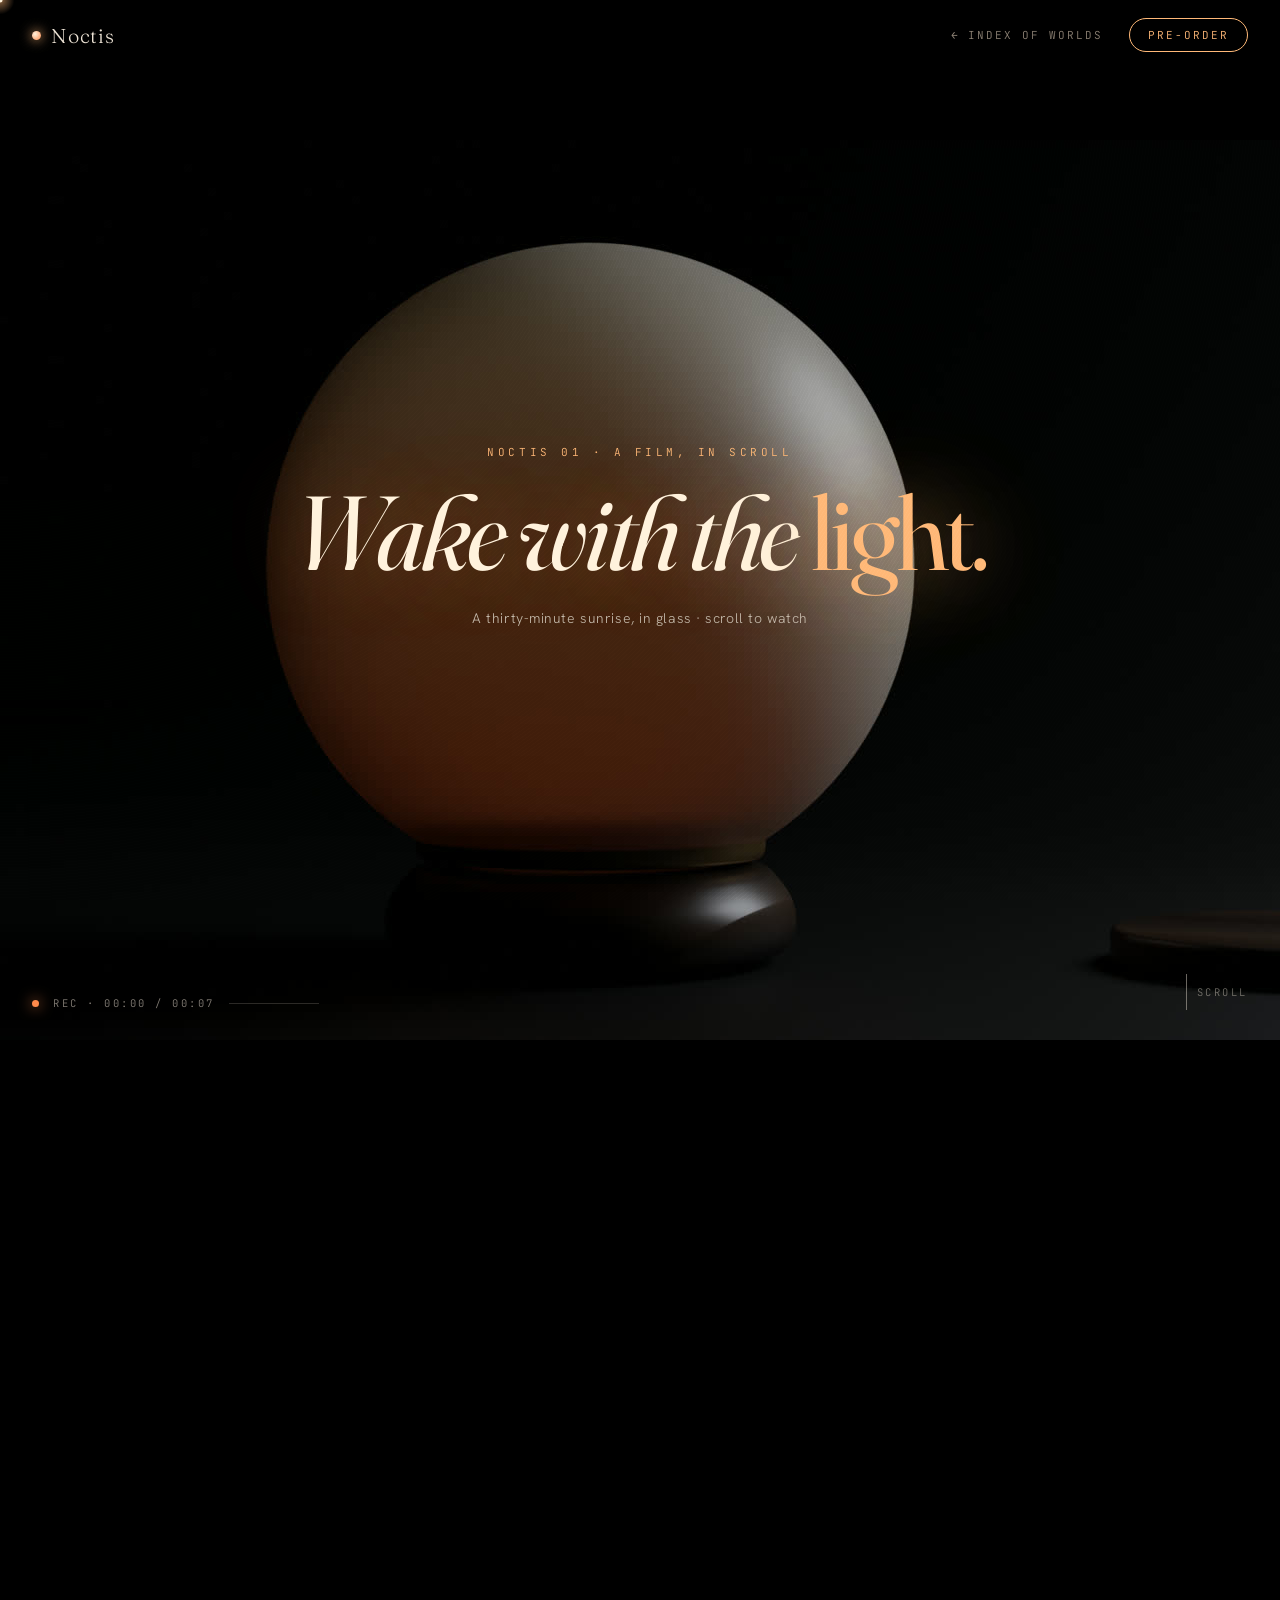
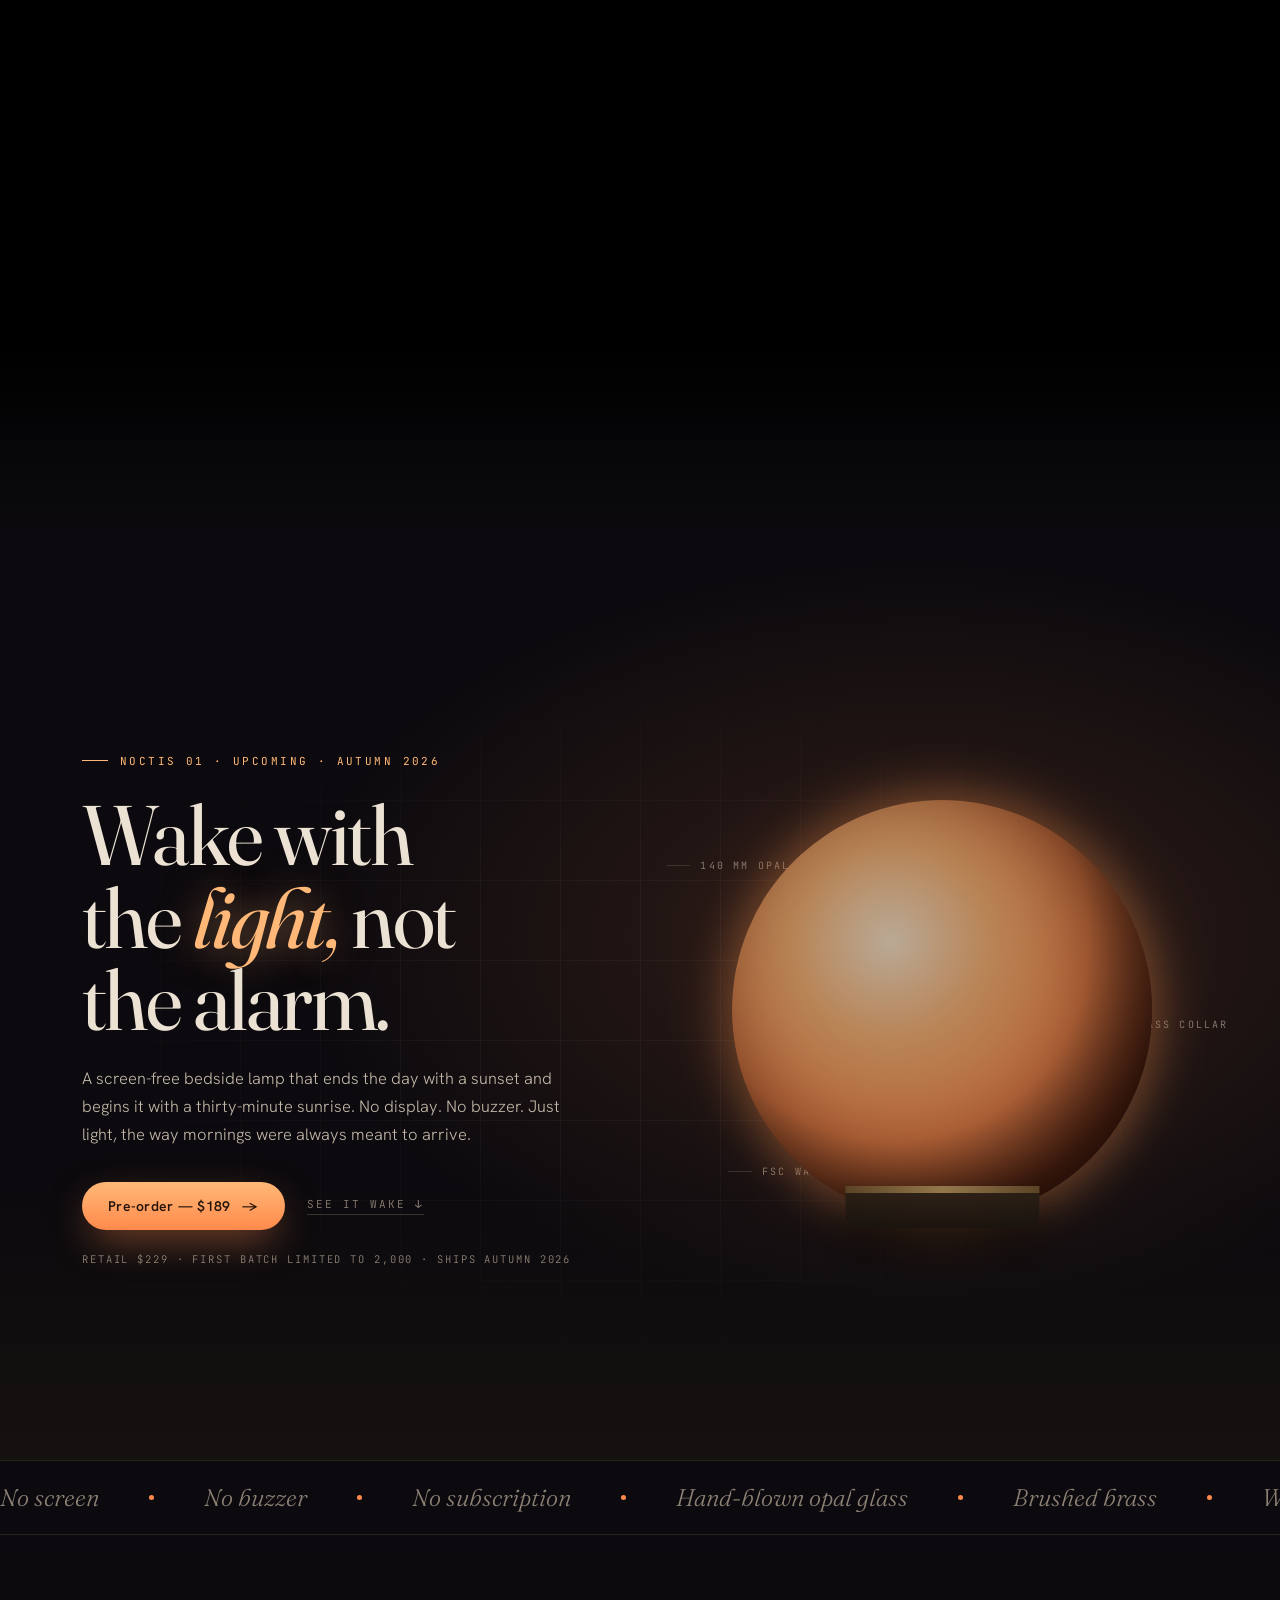
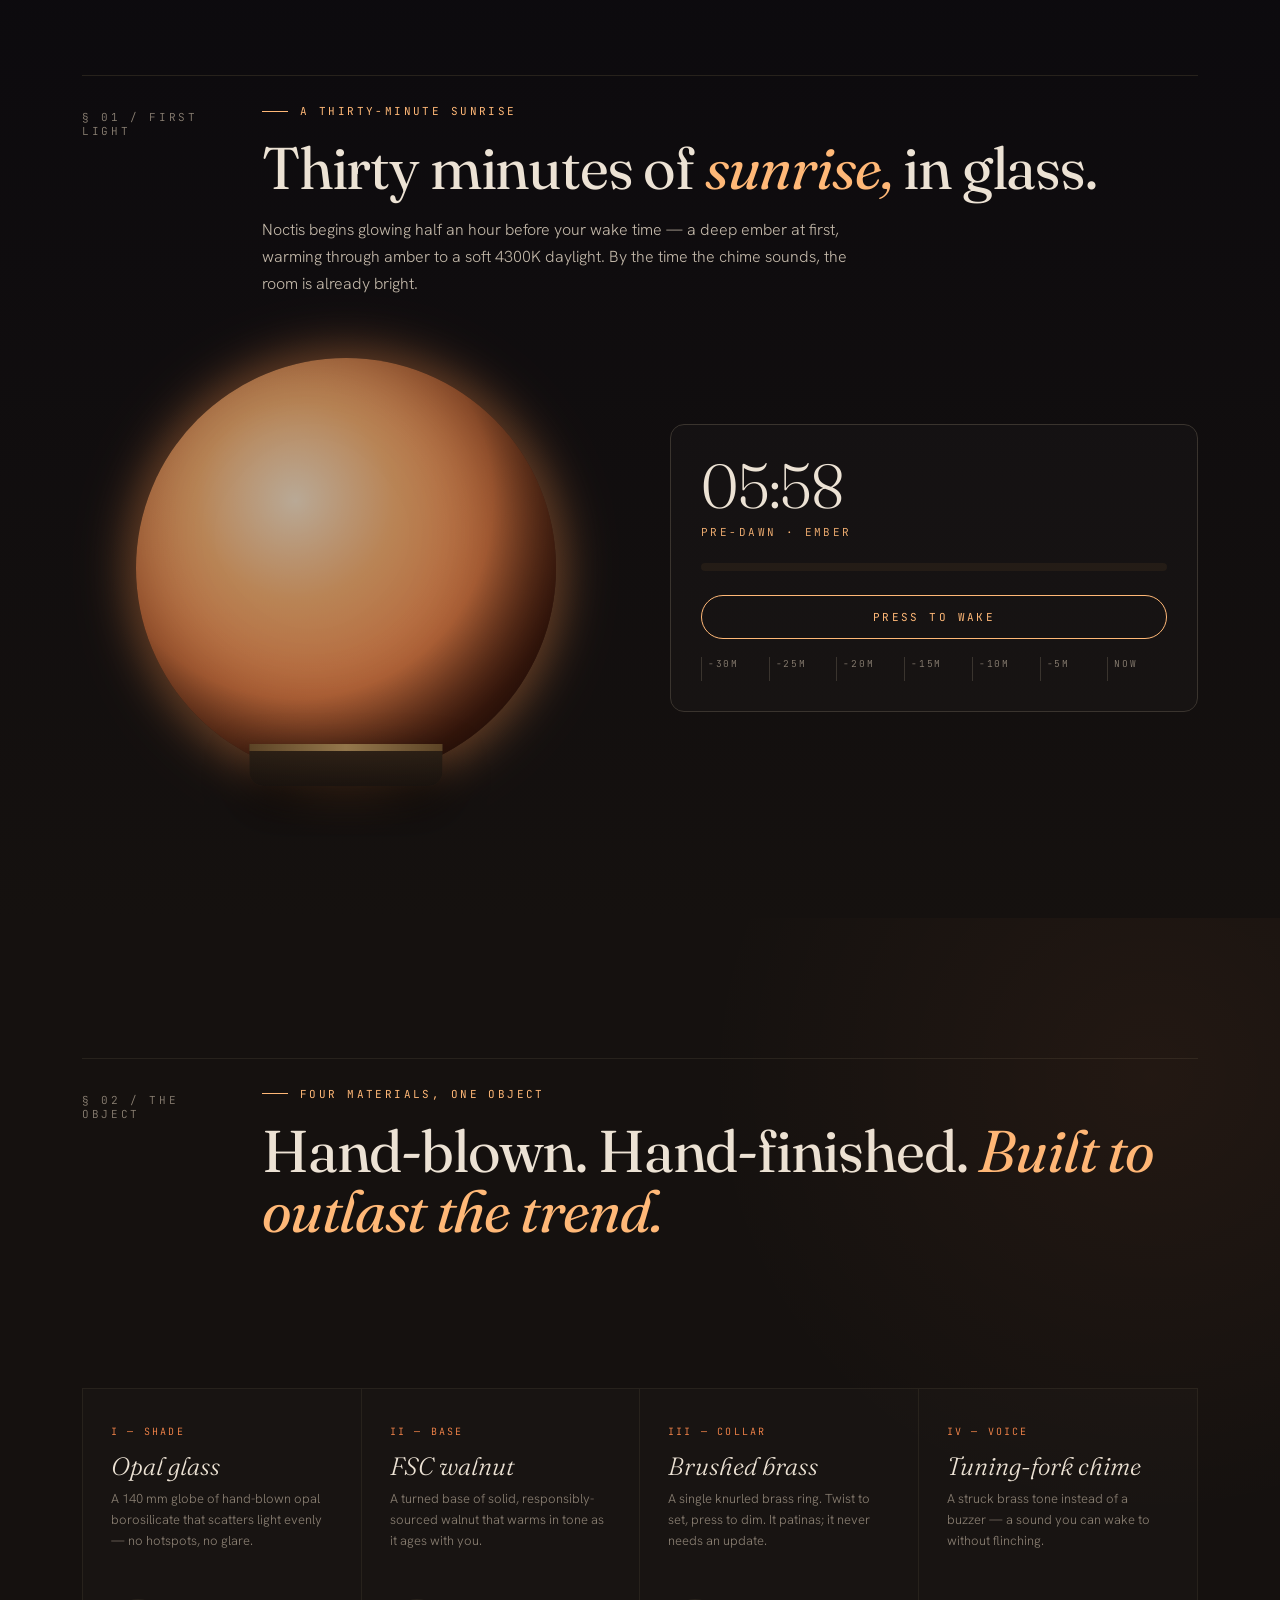
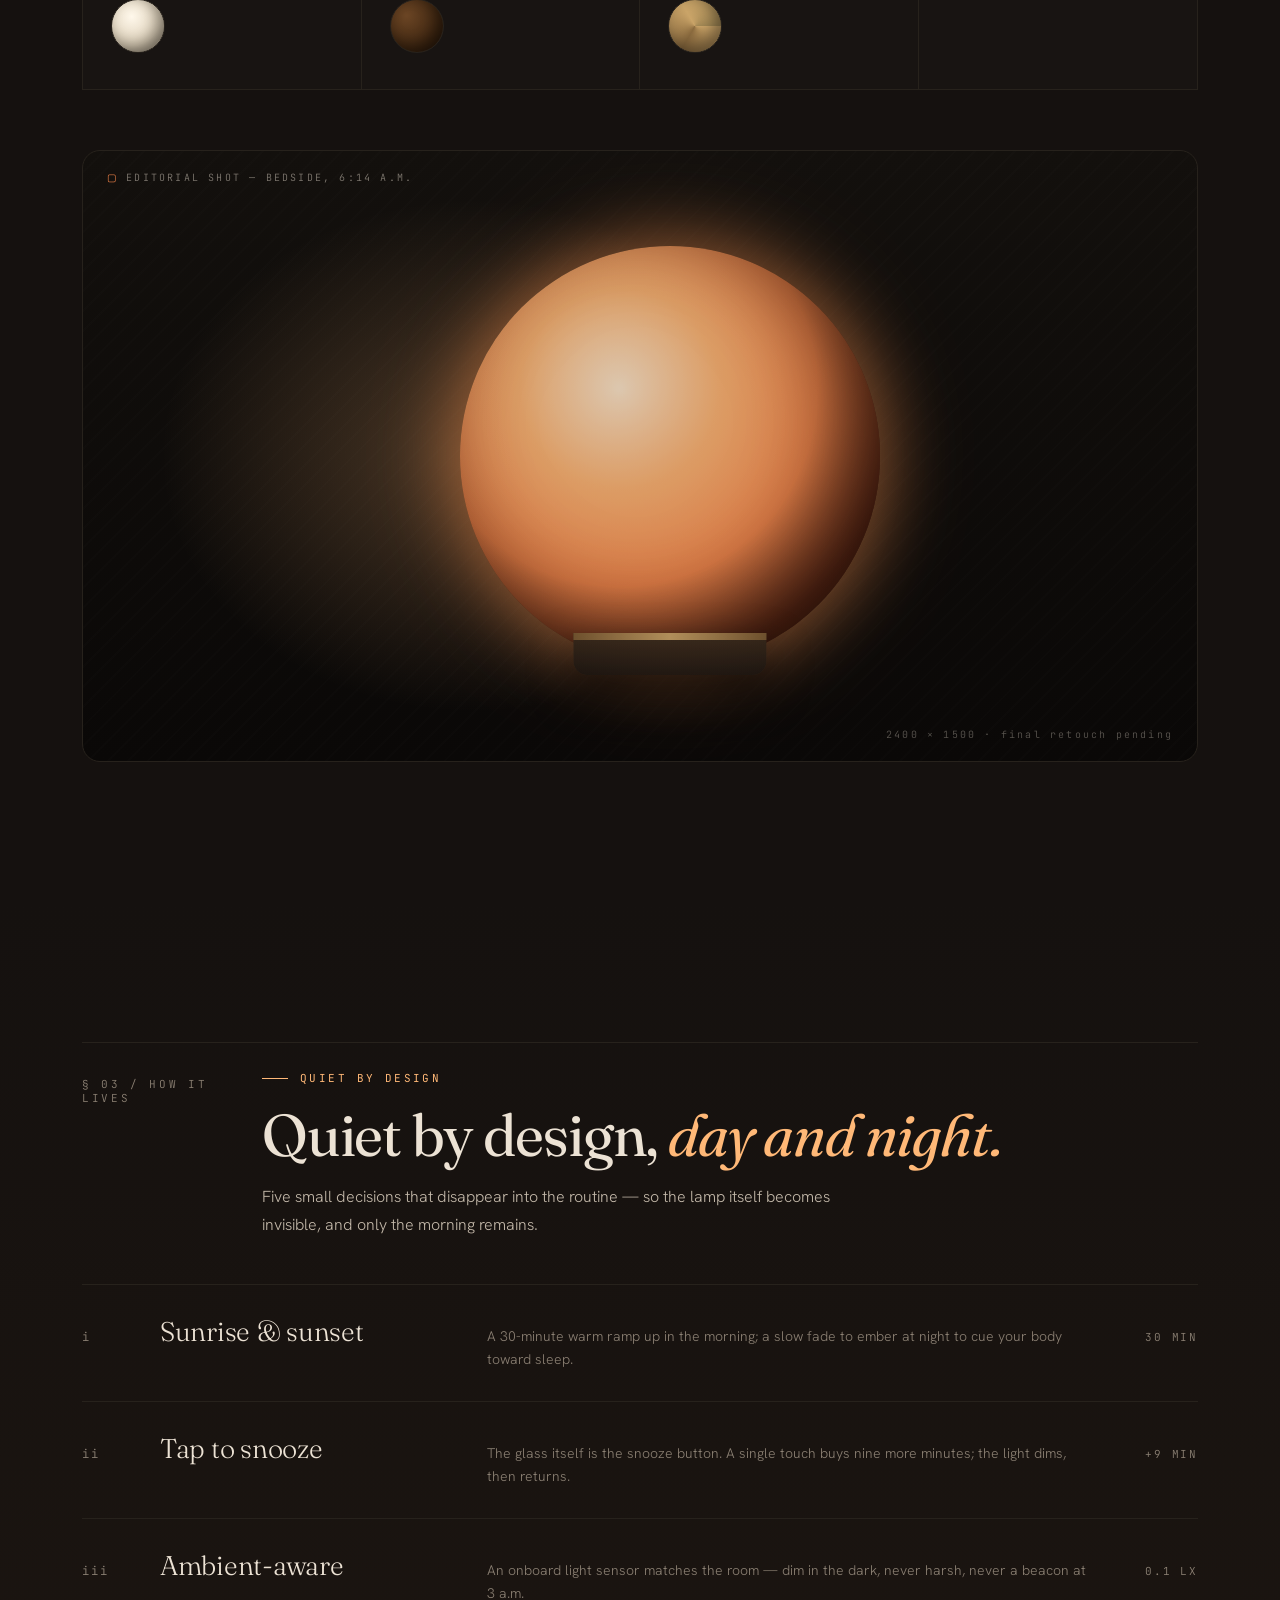
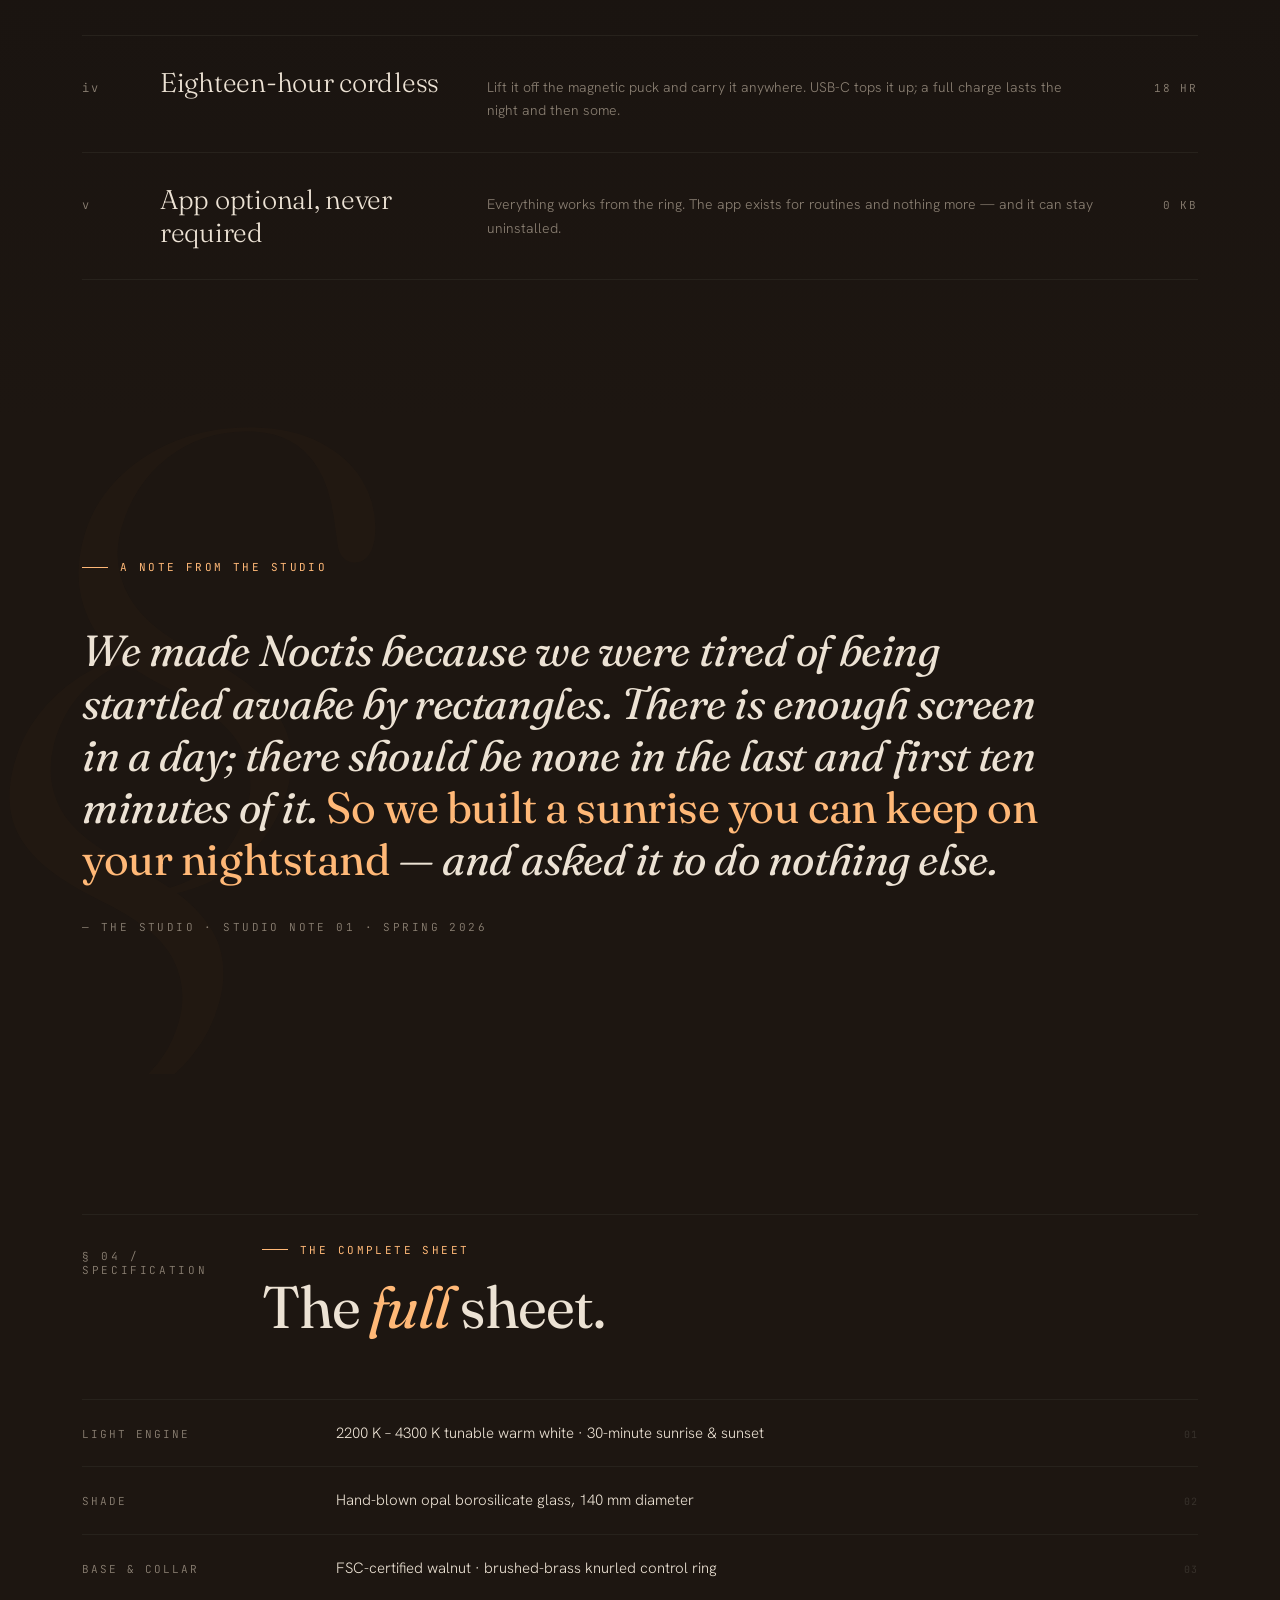
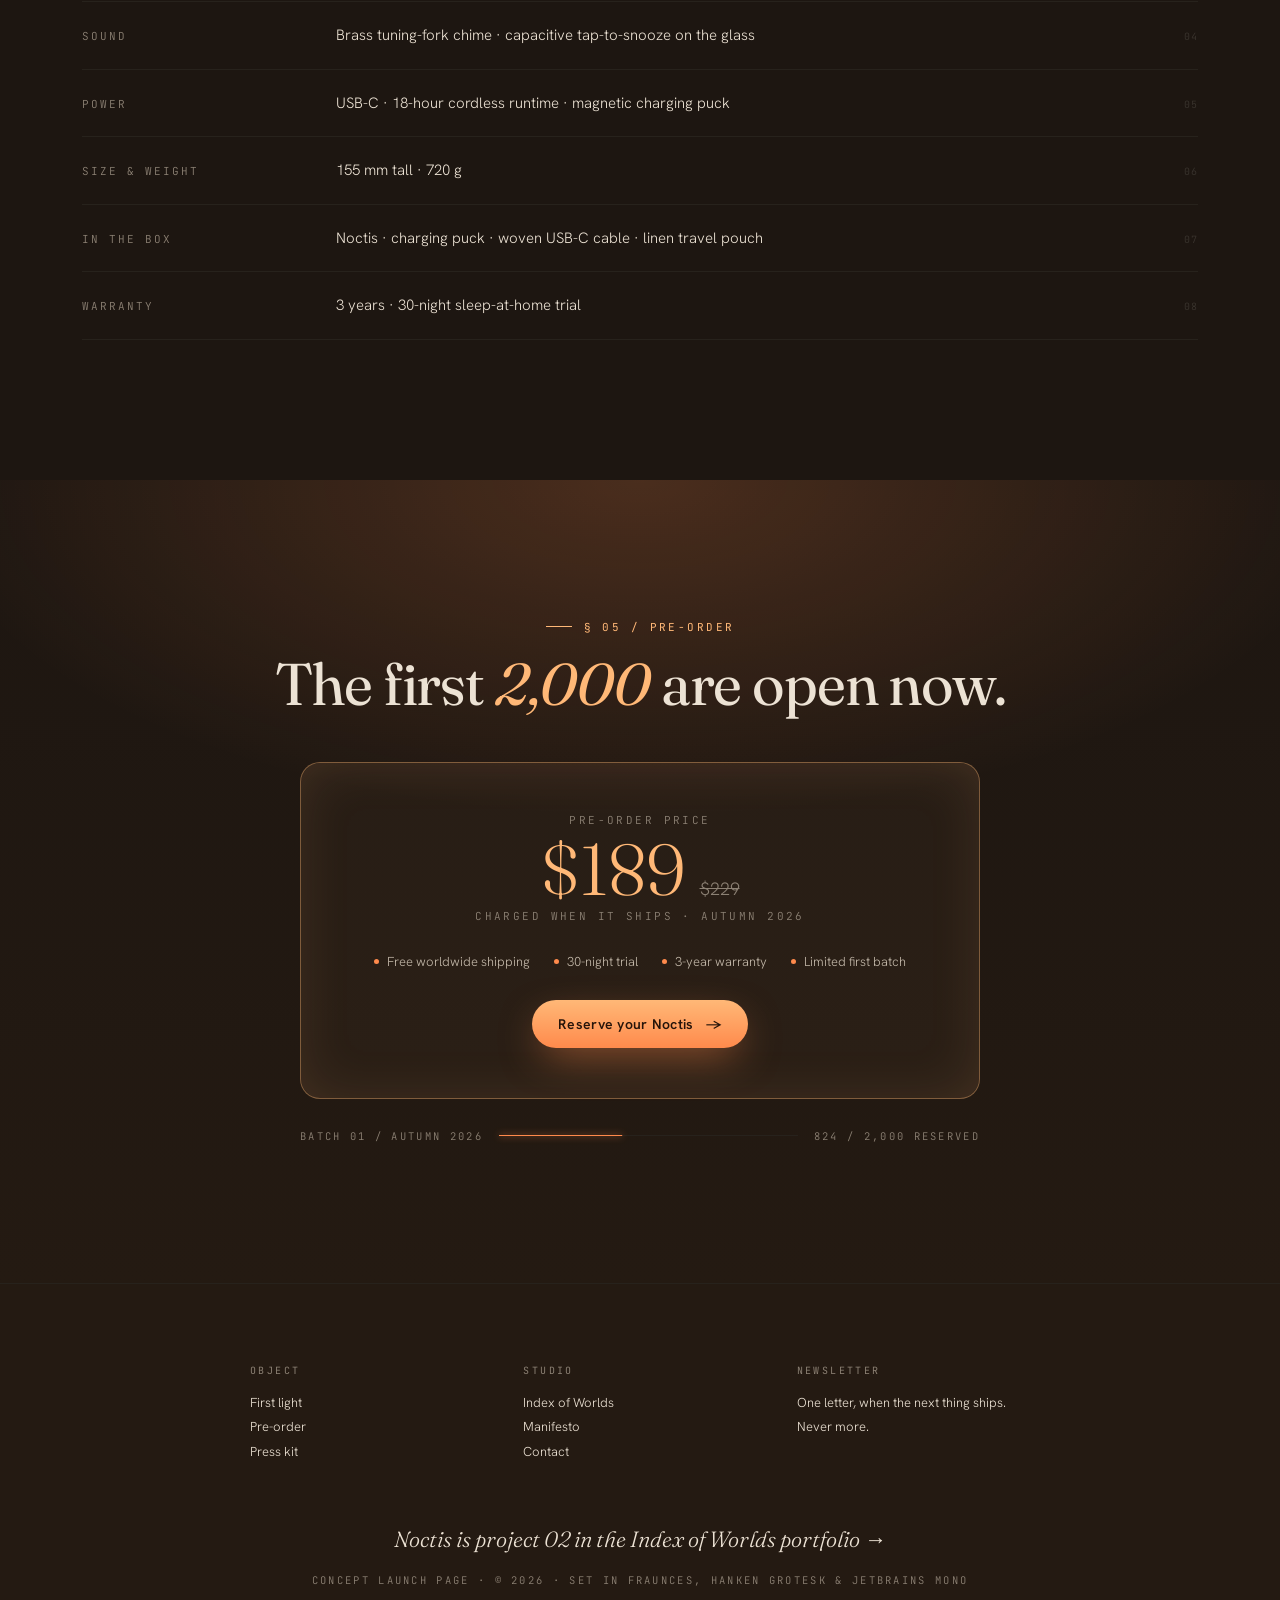
<file: Noctis/index.html>
<!DOCTYPE html>
<html lang="en">
<head>
<meta charset="UTF-8" />
<meta name="viewport" content="width=device-width, initial-scale=1.0" />
<title>Noctis — Wake with the light, not the alarm</title>
<link rel="preconnect" href="https://fonts.googleapis.com">
<link rel="preconnect" href="https://fonts.gstatic.com" crossorigin>
<link href="https://fonts.googleapis.com/css2?family=Fraunces:ital,opsz,wght@0,9..144,400;0,9..144,500;1,9..144,400;1,9..144,500&family=Hanken+Grotesk:wght@300;400;500;600&family=JetBrains+Mono:wght@300;400&display=swap" rel="stylesheet">
<style>
  :root{
    --night:#0c0a0e;
    --night-2:#15110f;
    --warm:#1d1611;
    --paper:#ece2d4;
    --mute:#8c8174;
    --faint:#3a342e;
    --hair:#27221c;
    --ember:#ff8a4c;
    --glow:#ffb877;
    --lite:#fff2dc;
  }
  *{box-sizing:border-box;margin:0;padding:0}
  html{scroll-behavior:smooth}
  body{
    background:var(--night);color:var(--paper);
    font-family:'Hanken Grotesk',sans-serif;font-weight:300;
    -webkit-font-smoothing:antialiased;overflow-x:hidden;
  }
  @media (hover:hover){body{cursor:none}}
  a{color:inherit;text-decoration:none}
  ::selection{background:var(--ember);color:var(--night)}

  body::after{
    content:"";position:fixed;inset:0;pointer-events:none;z-index:90;opacity:.05;
    background-image:repeating-radial-gradient(circle at 0 0,#fff 0,#fff .5px,transparent 1px,transparent 3px);
    mix-blend-mode:overlay;
  }

  .wrap{max-width:1180px;margin:0 auto;padding:0 32px}

  .kick{
    font-family:'JetBrains Mono',monospace;font-weight:400;
    font-size:11px;letter-spacing:.22em;text-transform:uppercase;color:var(--glow);
    display:flex;align-items:center;gap:12px;
  }
  .kick::before{content:"";width:26px;height:1px;background:var(--glow)}
  h2.sec-h{
    font-family:'Fraunces',serif;font-weight:400;
    font-size:clamp(34px,4.6vw,60px);line-height:1.02;letter-spacing:-.02em;
    margin:20px 0 18px;text-wrap:pretty;
  }
  h2.sec-h em{font-style:italic;color:var(--glow)}
  .lede{font-size:16px;line-height:1.7;color:#c4b9aa;max-width:620px;text-wrap:pretty}

  nav{
    position:fixed;top:0;left:0;right:0;z-index:70;
    display:flex;justify-content:space-between;align-items:center;
    padding:18px 32px;
    transition:background .5s ease,backdrop-filter .5s ease,border-color .5s ease;
    border-bottom:1px solid transparent;
  }
  nav.scrolled{
    background:rgba(12,10,14,.72);
    backdrop-filter:blur(14px) saturate(140%);
    -webkit-backdrop-filter:blur(14px) saturate(140%);
    border-bottom-color:var(--hair);
  }
  nav .mk{
    font-family:'Fraunces',serif;font-size:20px;letter-spacing:.04em;
    display:flex;align-items:center;gap:10px;
  }
  nav .mk .bead{
    width:9px;height:9px;border-radius:50%;
    background:radial-gradient(circle at 35% 35%,var(--lite),var(--ember));
    box-shadow:0 0 12px var(--glow);
    animation:beadPulse 4s ease-in-out infinite;
  }
  @keyframes beadPulse{50%{box-shadow:0 0 22px var(--glow)}}
  nav .nav-r{display:flex;align-items:center;gap:26px;font-size:11px;
    letter-spacing:.18em;text-transform:uppercase;font-family:'JetBrains Mono',monospace}
  nav .back{color:var(--mute);transition:color .25s}
  nav .back:hover{color:var(--paper)}
  nav .pre{
    padding:9px 18px;border:1px solid var(--glow);border-radius:100px;
    color:var(--glow);transition:background .25s,color .25s;
  }
  nav .pre:hover{background:var(--glow);color:var(--night)}

  .scrollvid{
    position:relative;
    --runway:240vh;
    height:var(--runway);
    background:#000;
  }
  .scrollvid .sticky{
    position:sticky;top:0;
    height:100vh;width:100%;
    overflow:hidden;
    display:flex;align-items:center;justify-content:center;
    background:radial-gradient(ellipse 80% 60% at 50% 55%,#1a0f06 0%,#000 70%);
  }
  #scrollVideo,
  .scrollvid .placeholder{
    position:absolute;inset:0;width:100%;height:100%;
    object-fit:cover;pointer-events:none;
  }
  .scrollvid .placeholder{
    background:
      radial-gradient(circle at 50% 60%,
        rgba(255,184,119,.45) 0%,
        rgba(255,138,76,.25) 14%,
        rgba(120,40,20,.15) 32%,
        rgba(0,0,0,.0) 60%),
      conic-gradient(from 180deg at 50% 110%,
        #1a0c06,#2a160b 18%,#4a2412 40%,#1a0c06 70%,#0a0506);
  }
  .scrollvid .placeholder::before{
    content:"";position:absolute;left:50%;bottom:30%;
    width:min(620px,52vw);aspect-ratio:1;border-radius:50%;
    transform:translate(-50%,50%);
    background:radial-gradient(circle at 50% 50%,
      var(--lite) 0%,var(--glow) 20%,var(--ember) 38%,#7a2f17 55%,transparent 70%);
    filter:blur(1px);opacity:.85;
  }
  .scrollvid .placeholder::after{
    content:"";position:absolute;left:0;right:0;bottom:0;height:38%;
    background:linear-gradient(180deg,transparent,#000 80%);
  }
  .scrollvid .label{
    position:absolute;left:32px;bottom:30px;z-index:3;
    font-family:'JetBrains Mono',monospace;font-size:10.5px;
    letter-spacing:.24em;text-transform:uppercase;color:rgba(236,226,212,.55);
    display:flex;align-items:center;gap:14px;
  }
  .scrollvid .label .dot{
    width:7px;height:7px;border-radius:50%;background:var(--ember);
    box-shadow:0 0 14px var(--ember);animation:beadPulse 1.6s ease-in-out infinite;
  }
  .scrollvid .label .progress{
    width:90px;height:1px;background:rgba(236,226,212,.18);position:relative;overflow:hidden;
  }
  .scrollvid .label .progress i{
    position:absolute;inset:0;background:var(--glow);transform-origin:left;
    transform:scaleX(var(--p,0));transition:transform .12s linear;
  }
  .scrollvid .hint{
    position:absolute;right:32px;bottom:30px;z-index:3;
    font-family:'JetBrains Mono',monospace;font-size:10.5px;
    letter-spacing:.24em;text-transform:uppercase;color:rgba(236,226,212,.45);
    display:flex;align-items:center;gap:10px;
    opacity:calc(1 - var(--p,0) * 2);transition:opacity .3s ease;
  }
  .scrollvid .hint::before{
    content:"";width:1px;height:36px;background:rgba(236,226,212,.45);
    animation:scrollHint 1.8s ease-in-out infinite;transform-origin:top;
  }
  @keyframes scrollHint{
    0%,100%{transform:scaleY(.2);opacity:.2}
    50%{transform:scaleY(1);opacity:1}
  }
  .scrollvid .copy{
    position:relative;z-index:2;text-align:center;
    max-width:min(900px,92vw);padding:0 24px;
    transform:translateY(calc(-6vh + var(--p,0) * 14vh));
  }
  .scrollvid .eyebrow{
    font-family:'JetBrains Mono',monospace;font-size:11px;
    letter-spacing:.32em;text-transform:uppercase;color:var(--glow);
    margin-bottom:24px;opacity:calc(1 - var(--p,0) * 1.4);
  }
  .scrollvid h2.tag{
    font-family:'Fraunces',serif;font-weight:400;font-style:italic;
    font-size:clamp(48px,8.2vw,128px);line-height:.95;letter-spacing:-.035em;
    color:var(--lite);
    text-shadow:0 0 80px rgba(255,150,90,.35);
    opacity:calc(1 - var(--p,0) * 1.1);
  }
  .scrollvid h2.tag em{
    font-style:normal;color:var(--glow);
    text-shadow:0 0 90px rgba(255,184,119,.8);
  }
  .scrollvid .sub{
    margin-top:26px;font-size:14px;letter-spacing:.04em;color:#c4b9aa;
    opacity:calc(1 - var(--p,0) * 1.5);
  }
  .scrollvid::after{
    content:"";position:absolute;left:0;right:0;bottom:0;height:24vh;
    background:linear-gradient(180deg,transparent,var(--night) 90%);
    pointer-events:none;z-index:4;
  }

  .hero{
    min-height:100vh;display:flex;align-items:center;
    position:relative;overflow:hidden;
    background:
      radial-gradient(ellipse 70% 60% at 72% 42%,rgba(255,138,76,.16),transparent 70%),
      linear-gradient(180deg,var(--night) 0%,var(--night) 70%,var(--night-2) 100%);
    padding:140px 0;
  }
  .hero::before{
    content:"";position:absolute;inset:0;pointer-events:none;opacity:.04;
    background-image:
      linear-gradient(var(--paper) 1px,transparent 1px),
      linear-gradient(90deg,var(--paper) 1px,transparent 1px);
    background-size:80px 80px;
    mask-image:radial-gradient(ellipse 60% 50% at 50% 50%,#000 30%,transparent 80%);
    -webkit-mask-image:radial-gradient(ellipse 60% 50% at 50% 50%,#000 30%,transparent 80%);
  }
  .hero-grid{
    display:grid;grid-template-columns:1.05fr .95fr;gap:40px;align-items:center;
    width:100%;position:relative;z-index:2;
  }
  .hero h1{
    font-family:'Fraunces',serif;font-weight:400;
    font-size:clamp(46px,6.6vw,98px);line-height:.98;letter-spacing:-.03em;
    margin:26px 0 22px;text-wrap:balance;
  }
  .hero h1 em{
    font-style:italic;color:var(--glow);
    text-shadow:0 0 38px rgba(255,184,119,.5);
  }
  .hero .sub{font-size:16.5px;line-height:1.7;color:#c4b9aa;max-width:480px}
  .cta-row{display:flex;align-items:center;gap:22px;margin-top:34px;flex-wrap:wrap}
  .btn-pre{
    display:inline-flex;align-items:center;gap:12px;
    padding:15px 26px;border-radius:100px;
    background:linear-gradient(180deg,var(--glow),var(--ember));
    color:#26140a;font-weight:600;font-size:14px;letter-spacing:.02em;
    box-shadow:0 14px 40px -10px rgba(255,138,76,.6);
    transition:transform .3s cubic-bezier(.3,1.2,.4,1),box-shadow .3s;
  }
  .btn-pre:hover{transform:translateY(-3px);box-shadow:0 20px 50px -8px rgba(255,138,76,.7)}
  .ghost-link{
    font-size:11px;letter-spacing:.18em;text-transform:uppercase;color:var(--mute);
    font-family:'JetBrains Mono',monospace;
    border-bottom:1px solid var(--faint);padding-bottom:3px;transition:color .25s,border-color .25s;
  }
  .ghost-link:hover{color:var(--paper);border-color:var(--glow)}
  .fineprint{margin-top:22px;font-size:10.5px;letter-spacing:.18em;
    text-transform:uppercase;color:var(--mute);font-family:'JetBrains Mono',monospace}

  .orb-stage{display:flex;align-items:center;justify-content:center;position:relative}
  .orb{
    --lit:.5;
    width:min(420px,72vw);aspect-ratio:1;border-radius:50%;position:relative;
    background:radial-gradient(circle at 38% 34%,
      var(--lite) 0%,var(--glow) 26%,var(--ember) 52%,#7a2f17 74%,#27110a 100%);
    box-shadow:
      inset -34px -34px 90px rgba(0,0,0,.6),
      0 0 calc(90px * var(--lit)) calc(20px * var(--lit)) rgba(255,150,80,.5);
    filter:brightness(calc(.45 + .55 * var(--lit)));
    transition:filter 3.4s ease,box-shadow 3.4s ease;
    animation:breathe 6s ease-in-out infinite;
  }
  @keyframes breathe{50%{transform:scale(1.022)}}
  .orb::after{
    content:"";position:absolute;inset:-14%;border-radius:50%;
    background:radial-gradient(circle,rgba(255,170,110,.3),transparent 62%);
    opacity:calc(.3 + .7 * var(--lit));transition:opacity 3.4s ease;
  }
  .orb-base{
    position:absolute;bottom:-2%;left:50%;transform:translateX(-50%);
    width:46%;height:42px;border-radius:0 0 14px 14px;
    background:linear-gradient(180deg,#3a2a1c,#221913);
    box-shadow:0 18px 40px rgba(0,0,0,.6);
  }
  .orb-base::before{
    content:"";position:absolute;top:0;left:0;right:0;height:7px;
    background:linear-gradient(90deg,#7a5a32,#caa468,#7a5a32);
  }
  .orbit-tag{
    position:absolute;font-family:'JetBrains Mono',monospace;font-size:10px;
    letter-spacing:.22em;text-transform:uppercase;color:var(--mute);
    display:flex;align-items:center;gap:10px;white-space:nowrap;
  }
  .orbit-tag::before{content:"";width:24px;height:1px;background:var(--faint)}
  .orbit-tag.t1{top:14%;left:-4%}
  .orbit-tag.t2{top:52%;right:-6%}
  .orbit-tag.t3{bottom:10%;left:8%}
  @media (max-width:980px){.orbit-tag{display:none}}

  .marquee{
    border-top:1px solid var(--hair);border-bottom:1px solid var(--hair);
    background:var(--night);overflow:hidden;padding:22px 0;
  }
  .marquee-track{
    display:flex;gap:0;white-space:nowrap;
    animation:slide 60s linear infinite;
    font-family:'Fraunces',serif;font-size:24px;font-style:italic;
    color:var(--mute);
  }
  .marquee-track > span{display:inline-flex;align-items:center;gap:50px;padding-right:50px}
  .marquee-track .dot{
    width:5px;height:5px;border-radius:50%;background:var(--ember);
    display:inline-block;
  }
  @keyframes slide{to{transform:translateX(-50%)}}

  section{padding:140px 0;position:relative}
  .first{background:linear-gradient(180deg,var(--night),var(--night-2))}
  .object{background:var(--night-2);position:relative}
  .object::before{
    content:"";position:absolute;inset:0;pointer-events:none;
    background:radial-gradient(ellipse 50% 40% at 90% 10%,rgba(255,138,76,.06),transparent 70%);
  }
  .lives{background:linear-gradient(180deg,var(--night-2),var(--warm))}
  .phil{background:var(--warm);position:relative;overflow:hidden}
  .spec{background:var(--warm)}
  .pre-sec{
    background:
      radial-gradient(ellipse 80% 60% at 50% 0%,rgba(255,138,76,.2),transparent 70%),
      linear-gradient(180deg,var(--warm),#241a12);
  }

  .sec-head{
    display:grid;grid-template-columns:140px 1fr;gap:40px;align-items:start;
    border-top:1px solid var(--hair);padding-top:28px;
  }
  .sec-head .num{
    font-family:'JetBrains Mono',monospace;font-size:11px;letter-spacing:.24em;
    color:var(--mute);padding-top:6px;text-transform:uppercase;
  }
  @media (max-width:860px){
    .sec-head{grid-template-columns:1fr;gap:8px}
  }

  .wake-grid{display:grid;grid-template-columns:1fr 1fr;gap:60px;align-items:center;margin-top:60px}
  .wake.lit .orb{--lit:1}
  .panel{
    border:1px solid var(--faint);border-radius:14px;padding:30px;
    background:rgba(255,255,255,.015);
  }
  .clockface{
    font-family:'Fraunces',serif;font-size:62px;line-height:1;
    font-variant-numeric:tabular-nums;letter-spacing:-.02em;
  }
  .phase{
    margin-top:8px;font-size:11px;letter-spacing:.22em;text-transform:uppercase;
    color:var(--glow);transition:color .4s;font-family:'JetBrains Mono',monospace;
  }
  .ramp{
    margin:24px 0;height:8px;border-radius:100px;overflow:hidden;
    background:#241c16;position:relative;
  }
  .ramp i{
    position:absolute;inset:0;transform-origin:left;transform:scaleX(0);
    background:linear-gradient(90deg,#5a2412,var(--ember),var(--glow),var(--lite));
    transition:transform 3.4s linear;
  }
  .wake-btn{
    width:100%;padding:14px;border:1px solid var(--glow);border-radius:100px;
    background:none;color:var(--glow);font-family:'JetBrains Mono',monospace;
    font-weight:400;font-size:11px;letter-spacing:.22em;text-transform:uppercase;
    cursor:none;transition:background .25s,color .25s;
  }
  .wake-btn:hover{background:var(--glow);color:var(--night)}
  @media (hover:none){.wake-btn{cursor:pointer}}
  .chime{
    position:absolute;inset:0;border-radius:50%;border:1px solid var(--glow);
    opacity:0;pointer-events:none;
  }
  .wake.ring .chime{animation:chime 1.6s ease-out}
  @keyframes chime{
    0%{opacity:.7;transform:scale(.6)}
    100%{opacity:0;transform:scale(1.5)}
  }
  .ticks{
    display:grid;grid-template-columns:repeat(7,1fr);gap:8px;margin-top:18px;
  }
  .ticks .tk{
    height:24px;border-left:1px solid var(--faint);padding-left:6px;
    font-family:'JetBrains Mono',monospace;font-size:9.5px;
    letter-spacing:.18em;color:var(--mute);text-transform:uppercase;
    transition:color .3s,border-color .3s;
  }
  .ticks .tk.on{border-color:var(--glow);color:var(--glow)}

  .mat-grid{
    display:grid;grid-template-columns:repeat(4,1fr);gap:0;
    border:1px solid var(--hair);margin-top:48px;
    background:rgba(255,255,255,.01);
  }
  .mat{padding:36px 28px;border-right:1px solid var(--hair);transition:background .3s;
    min-height:300px;display:flex;flex-direction:column;justify-content:space-between;
  }
  .mat:last-child{border-right:none}
  .mat:hover{background:rgba(255,138,76,.05)}
  .mat .n{font-size:10px;letter-spacing:.22em;color:var(--ember);text-transform:uppercase;
    font-family:'JetBrains Mono',monospace}
  .mat .t{font-family:'Fraunces',serif;font-size:25px;margin:14px 0 8px;
    line-height:1.15;font-style:italic}
  .mat p{font-size:13px;line-height:1.6;color:var(--mute)}
  .mat .swatch{
    width:54px;height:54px;border-radius:50%;margin-top:20px;
    border:1px solid var(--hair);box-shadow:inset -6px -6px 14px rgba(0,0,0,.4);
  }
  .mat .swatch.opal{background:radial-gradient(circle at 38% 32%,#fff8eb,#dccfb8 60%,#9a8d78)}
  .mat .swatch.walnut{background:radial-gradient(circle at 30% 30%,#6b4524,#3a230f 70%,#1f120a)}
  .mat .swatch.brass{background:conic-gradient(from 90deg,#caa468,#8a6a3e,#caa468,#a08653)}
  .mat .swatch.chime{background:radial-gradient(circle at 50% 30%,#ffd9a4,#c98850 60%,#5a2412)}

  .shot{
    margin-top:60px;height:min(620px,68vh);
    border:1px solid var(--hair);border-radius:18px;overflow:hidden;
    position:relative;
    background:
      radial-gradient(ellipse 40% 60% at 35% 50%,rgba(255,184,119,.25),transparent 70%),
      linear-gradient(180deg,#13100d,#0a0807);
  }
  .shot::before{
    content:"";position:absolute;inset:0;opacity:.4;
    background:repeating-linear-gradient(135deg,
      rgba(255,255,255,.018) 0 2px,transparent 2px 14px);
  }
  .shot .ph-label{
    position:absolute;left:24px;top:20px;
    font-family:'JetBrains Mono',monospace;font-size:10px;
    letter-spacing:.22em;text-transform:uppercase;color:rgba(236,226,212,.5);
  }
  .shot .ph-label::before{content:"▢";margin-right:8px;color:var(--ember)}
  .shot .ph-dim{
    position:absolute;right:24px;bottom:20px;
    font-family:'JetBrains Mono',monospace;font-size:10px;
    letter-spacing:.22em;color:rgba(236,226,212,.35);
  }
  .shot .shot-orb{
    position:absolute;left:50%;top:50%;transform:translate(-50%,-50%);
    width:min(360px,42vw);
  }
  .shot .shot-orb .orb{--lit:.75}

  .feat-list{margin-top:46px;border-top:1px solid var(--hair)}
  .feat-row{
    display:grid;grid-template-columns:54px 1fr 2fr 80px;gap:24px;
    padding:30px 0;border-bottom:1px solid var(--hair);align-items:baseline;
    transition:padding-left .35s ease,background .3s;
  }
  .feat-row:hover{padding-left:14px;background:rgba(255,138,76,.03)}
  .feat-row .fn{font-family:'JetBrains Mono',monospace;color:var(--mute);font-size:12px;letter-spacing:.16em}
  .feat-row .ft{font-family:'Fraunces',serif;font-size:27px;letter-spacing:-.01em}
  .feat-row .fd{font-size:14px;line-height:1.65;color:var(--mute)}
  .feat-row .fa{
    font-family:'JetBrains Mono',monospace;font-size:11px;letter-spacing:.16em;
    color:var(--mute);text-align:right;text-transform:uppercase;
  }
  @media (max-width:860px){
    .feat-row{grid-template-columns:1fr;gap:6px}
    .feat-row .fa{text-align:left}
  }

  .phil .wrap{position:relative;z-index:2}
  .phil::before{
    content:"§";position:absolute;
    left:-4vw;top:-12vh;
    font-family:'Fraunces',serif;font-size:min(60vw,90vh);
    color:#241a12;opacity:.7;line-height:1;pointer-events:none;font-style:italic;
  }
  .phil blockquote{
    font-family:'Fraunces',serif;font-weight:400;font-style:italic;
    font-size:clamp(28px,3.4vw,48px);line-height:1.2;letter-spacing:-.01em;
    color:var(--paper);max-width:980px;margin:50px 0 0;text-wrap:balance;
  }
  .phil blockquote em{font-style:normal;color:var(--glow)}
  .phil cite{
    display:block;margin-top:34px;font-style:normal;
    font-family:'JetBrains Mono',monospace;font-size:11px;
    letter-spacing:.22em;color:var(--mute);text-transform:uppercase;
  }

  .spec-table{margin-top:44px;border-top:1px solid var(--hair)}
  .spec-table .r{
    display:grid;grid-template-columns:230px 1fr 60px;gap:24px;
    padding:22px 0;border-bottom:1px solid var(--hair);align-items:baseline;
    transition:padding-left .3s,background .3s;
  }
  .spec-table .r:hover{padding-left:8px;background:rgba(255,138,76,.02)}
  .spec-table .r dt{font-size:11px;letter-spacing:.18em;text-transform:uppercase;color:var(--mute);
    font-family:'JetBrains Mono',monospace}
  .spec-table .r dd{font-size:15px;color:var(--paper);line-height:1.5}
  .spec-table .r .ix{
    font-family:'JetBrains Mono',monospace;font-size:10px;
    color:var(--faint);text-align:right;letter-spacing:.12em;
  }
  @media (max-width:860px){
    .spec-table .r{grid-template-columns:1fr;gap:4px}
    .spec-table .r .ix{display:none}
  }

  .pre-card{
    max-width:680px;margin:48px auto 0;text-align:center;
    border:1px solid color-mix(in srgb,var(--glow) 40%,transparent);
    border-radius:20px;padding:50px 40px;
    background:rgba(255,184,119,.04);position:relative;
  }
  .pre-card::before{
    content:"";position:absolute;inset:0;border-radius:20px;pointer-events:none;
    box-shadow:0 0 60px -10px rgba(255,184,119,.15) inset;
  }
  .price{display:flex;align-items:baseline;justify-content:center;gap:14px;margin:6px 0 4px}
  .price .now{font-family:'Fraunces',serif;font-size:72px;color:var(--glow);line-height:1}
  .price .was{font-size:18px;color:var(--mute);text-decoration:line-through}
  .price-note{font-size:11px;letter-spacing:.22em;text-transform:uppercase;color:var(--mute);
    font-family:'JetBrains Mono',monospace}
  .pre-points{
    display:flex;flex-wrap:wrap;justify-content:center;gap:10px 24px;
    margin:30px 0;font-size:13px;color:#c4b9aa;
  }
  .pre-points span{display:flex;align-items:center;gap:8px}
  .pre-points span::before{content:"";width:5px;height:5px;border-radius:50%;background:var(--ember)}

  .batch{
    max-width:680px;margin:30px auto 0;
    display:flex;justify-content:space-between;align-items:center;gap:16px;
    font-family:'JetBrains Mono',monospace;font-size:10.5px;
    letter-spacing:.22em;text-transform:uppercase;color:var(--mute);
  }
  .batch .bar{flex:1;height:1px;background:var(--hair);position:relative}
  .batch .bar i{position:absolute;inset:0;background:var(--ember);transform-origin:left;
    transform:scaleX(.412);box-shadow:0 0 12px var(--ember)}

  footer{
    padding:80px 32px 54px;text-align:center;background:#241a12;
    border-top:1px solid var(--hair);
  }
  footer .f-grid{
    max-width:780px;margin:0 auto 60px;
    display:grid;grid-template-columns:repeat(3,1fr);gap:40px;
    text-align:left;
  }
  footer .f-grid h4{
    font-family:'JetBrains Mono',monospace;font-size:10px;
    letter-spacing:.24em;text-transform:uppercase;color:var(--mute);
    font-weight:400;margin-bottom:14px;
  }
  footer .f-grid a,footer .f-grid p{
    display:block;font-size:13px;color:var(--paper);line-height:1.9;
  }
  footer .f-grid a:hover{color:var(--glow)}
  footer .f-back{
    font-family:'Fraunces',serif;font-style:italic;font-size:22px;
    color:var(--paper);transition:color .25s;
  }
  footer .f-back:hover{color:var(--glow)}
  footer .colo{
    margin-top:20px;font-size:10.5px;letter-spacing:.22em;text-transform:uppercase;color:var(--mute);
    font-family:'JetBrains Mono',monospace;
  }
  @media (max-width:760px){footer .f-grid{grid-template-columns:1fr;gap:30px;text-align:center}}

  .rv{opacity:0;transform:translateY(30px);
    transition:opacity 1s cubic-bezier(.2,.8,.2,1),transform 1s cubic-bezier(.2,.8,.2,1)}
  .rv.in{opacity:1;transform:none}

  .cur{position:fixed;left:0;top:0;z-index:99;pointer-events:none;
    width:30px;height:30px;border-radius:50%;transform:translate(-50%,-50%);
    background:radial-gradient(circle,rgba(255,184,119,.55),transparent 68%);
    mix-blend-mode:screen;}
  .cur-dot{position:fixed;left:0;top:0;z-index:99;pointer-events:none;
    width:5px;height:5px;border-radius:50%;background:var(--lite);
    transform:translate(-50%,-50%);}

  .boot{
    position:fixed;inset:0;z-index:120;background:var(--night);
    display:flex;align-items:center;justify-content:center;flex-direction:column;gap:22px;
    transition:opacity .8s ease;
  }
  .boot.gone{opacity:0;pointer-events:none}
  .boot .seed{
    width:54px;height:54px;border-radius:50%;
    background:radial-gradient(circle at 38% 34%,var(--lite),var(--glow) 40%,var(--ember) 70%,#3a1a0d);
    box-shadow:0 0 0 0 rgba(255,150,80,.5);
    animation:seed 1.6s ease-in-out infinite;
  }
  @keyframes seed{
    0%,100%{box-shadow:0 0 30px 4px rgba(255,150,80,.35);transform:scale(.92)}
    50%{box-shadow:0 0 70px 16px rgba(255,150,80,.55);transform:scale(1.06)}
  }
  .boot .bt{font-size:10.5px;letter-spacing:.3em;text-transform:uppercase;color:var(--mute);
    font-family:'JetBrains Mono',monospace}

  @media (max-width:860px){
    body{cursor:auto}
    .cur,.cur-dot{display:none}
    .hero-grid,.wake-grid{grid-template-columns:1fr;gap:40px}
    .orb-stage{order:-1}
    .mat-grid{grid-template-columns:1fr 1fr}
    .mat{border-right:none;border-bottom:1px solid var(--hair);min-height:auto}
    .mat:nth-child(2n){border-right:none}
    section{padding:90px 0}
    nav .back{display:none}
    .scrollvid{--runway:160vh}
  }
  @media (prefers-reduced-motion:reduce){
    *{animation-duration:.01ms !important;transition-duration:.01ms !important}
    html{scroll-behavior:auto}
    .marquee-track{animation:none}
  }
</style>
</head>
<body>

<div class="boot" id="boot">
  <div class="seed"></div>
  <div class="bt">Noctis · warming up</div>
</div>

<nav id="nav">
  <a class="mk" href="#top"><span class="bead"></span>Noctis</a>
  <div class="nav-r">
    <a class="back" href="../index.html">← Index of Worlds</a>
    <a class="pre" href="#preorder">Pre-order</a>
  </div>
</nav>

<section class="scrollvid" id="scrollVideoSection">
  <div class="sticky">

    <canvas id="scrollVideo" width="1600" height="900" aria-hidden="true"></canvas>

    <div class="copy">
      <div class="eyebrow">Noctis 01 · A film, in scroll</div>
      <h2 class="tag">Wake with the <em>light.</em></h2>
      <p class="sub">A thirty-minute sunrise, in glass · scroll to watch</p>
    </div>

    <div class="label">
      <span class="dot"></span>
      <span id="vidTimecode">REC · 00:00 / 00:12</span>
      <span class="progress"><i></i></span>
    </div>
    <div class="hint">Scroll</div>
  </div>
</section>

<header class="hero" id="top">
  <div class="wrap hero-grid">
    <div>
      <div class="kick">Noctis 01 · Upcoming · Autumn 2026</div>
      <h1>Wake with the <em>light,</em> not the alarm.</h1>
      <p class="sub">A screen-free bedside lamp that ends the day with a sunset and begins it with a thirty-minute sunrise. No display. No buzzer. Just light, the way mornings were always meant to arrive.</p>
      <div class="cta-row">
        <a class="btn-pre" href="#preorder">Pre-order — $189 <span>→</span></a>
        <a class="ghost-link" href="#first">See it wake ↓</a>
      </div>
      <div class="fineprint">Retail $229 · First batch limited to 2,000 · Ships Autumn 2026</div>
    </div>
    <div class="orb-stage">
      <div class="orbit-tag t1">140 mm opal globe</div>
      <div class="orbit-tag t2">Brushed-brass collar</div>
      <div class="orbit-tag t3">FSC walnut base</div>
      <div class="orb" id="heroOrb"><div class="orb-base"></div></div>
    </div>
  </div>
</header>

<div class="marquee" aria-hidden="true">
  <div class="marquee-track">
    <span>No screen<span class="dot"></span>No buzzer<span class="dot"></span>No subscription<span class="dot"></span>Hand-blown opal glass<span class="dot"></span>Brushed brass<span class="dot"></span>Walnut, FSC-certified<span class="dot"></span>2200K → 4300K<span class="dot"></span>Built to outlast the trend<span class="dot"></span></span>
    <span>No screen<span class="dot"></span>No buzzer<span class="dot"></span>No subscription<span class="dot"></span>Hand-blown opal glass<span class="dot"></span>Brushed brass<span class="dot"></span>Walnut, FSC-certified<span class="dot"></span>2200K → 4300K<span class="dot"></span>Built to outlast the trend<span class="dot"></span></span>
  </div>
</div>

<section class="first" id="first">
  <div class="wrap">
    <div class="sec-head">
      <div class="num">§ 01 / First light</div>
      <div>
        <div class="kick rv">A thirty-minute sunrise</div>
        <h2 class="sec-h rv">Thirty minutes of <em>sunrise,</em> in glass.</h2>
        <p class="lede rv">Noctis begins glowing half an hour before your wake time — a deep ember at first, warming through amber to a soft 4300K daylight. By the time the chime sounds, the room is already bright.</p>
      </div>
    </div>

    <div class="wake-grid wake" id="wake">
      <div class="orb-stage">
        <div class="orb" id="wakeOrb"><div class="chime"></div><div class="orb-base"></div></div>
      </div>
      <div class="rv">
        <div class="panel">
          <div class="clockface" id="clock">05:58</div>
          <div class="phase" id="phase">Pre-dawn · ember</div>
          <div class="ramp"><i></i></div>
          <button class="wake-btn" id="wakeBtn">Press to wake</button>
          <div class="ticks" id="ticks">
            <div class="tk">−30m</div>
            <div class="tk">−25m</div>
            <div class="tk">−20m</div>
            <div class="tk">−15m</div>
            <div class="tk">−10m</div>
            <div class="tk">−5m</div>
            <div class="tk">Now</div>
          </div>
        </div>
      </div>
    </div>
  </div>
</section>

<section class="object">
  <div class="wrap">
    <div class="sec-head">
      <div class="num">§ 02 / The object</div>
      <div>
        <div class="kick rv">Four materials, one object</div>
        <h2 class="sec-h rv">Hand-blown. Hand-finished. <em>Built to outlast the trend.</em></h2>
        <p class="lede rv">One knurled brass ring is the only control — twist it to set your wake time, press it to dim. There is nothing to read, nothing to tap through, nothing to charge an opinion about at 6 a.m.</p>
      </div>
    </div>

    <div class="mat-grid rv">
      <div class="mat">
        <div>
          <div class="n">i — Shade</div>
          <div class="t">Opal glass</div>
          <p>A 140 mm globe of hand-blown opal borosilicate that scatters light evenly — no hotspots, no glare.</p>
        </div>
        <div class="swatch opal"></div>
      </div>
      <div class="mat">
        <div>
          <div class="n">ii — Base</div>
          <div class="t">FSC walnut</div>
          <p>A turned base of solid, responsibly-sourced walnut that warms in tone as it ages with you.</p>
        </div>
        <div class="swatch walnut"></div>
      </div>
      <div class="mat">
        <div>
          <div class="n">iii — Collar</div>
          <div class="t">Brushed brass</div>
          <p>A single knurled brass ring. Twist to set, press to dim. It patinas; it never needs an update.</p>
        </div>
        <div class="swatch brass"></div>
      </div>
      <div class="mat">
        <div>
          <div class="n">iv — Voice</div>
          <div class="t">Tuning-fork chime</div>
          <p>A struck brass tone instead of a buzzer — a sound you can wake to without flinching.</p>
        </div>
        <div class="swatch chime"></div>
      </div>
    </div>

    <div class="shot rv">
      <div class="ph-label">Editorial shot — bedside, 6:14 a.m.</div>
      <div class="shot-orb">
        <div class="orb"><div class="orb-base"></div></div>
      </div>
      <div class="ph-dim">2400 × 1500 · final retouch pending</div>
    </div>
  </div>
</section>

<section class="lives">
  <div class="wrap">
    <div class="sec-head">
      <div class="num">§ 03 / How it lives</div>
      <div>
        <div class="kick rv">Quiet by design</div>
        <h2 class="sec-h rv">Quiet by design, <em>day and night.</em></h2>
        <p class="lede rv">Five small decisions that disappear into the routine — so the lamp itself becomes invisible, and only the morning remains.</p>
      </div>
    </div>

    <div class="feat-list rv">
      <div class="feat-row">
        <span class="fn">i</span>
        <span class="ft">Sunrise &amp; sunset</span>
        <span class="fd">A 30-minute warm ramp up in the morning; a slow fade to ember at night to cue your body toward sleep.</span>
        <span class="fa">30 min</span>
      </div>
      <div class="feat-row">
        <span class="fn">ii</span>
        <span class="ft">Tap to snooze</span>
        <span class="fd">The glass itself is the snooze button. A single touch buys nine more minutes; the light dims, then returns.</span>
        <span class="fa">+9 min</span>
      </div>
      <div class="feat-row">
        <span class="fn">iii</span>
        <span class="ft">Ambient-aware</span>
        <span class="fd">An onboard light sensor matches the room — dim in the dark, never harsh, never a beacon at 3 a.m.</span>
        <span class="fa">0.1 lx</span>
      </div>
      <div class="feat-row">
        <span class="fn">iv</span>
        <span class="ft">Eighteen-hour cordless</span>
        <span class="fd">Lift it off the magnetic puck and carry it anywhere. USB-C tops it up; a full charge lasts the night and then some.</span>
        <span class="fa">18 hr</span>
      </div>
      <div class="feat-row">
        <span class="fn">v</span>
        <span class="ft">App optional, never required</span>
        <span class="fd">Everything works from the ring. The app exists for routines and nothing more — and it can stay uninstalled.</span>
        <span class="fa">0 KB</span>
      </div>
    </div>
  </div>
</section>

<section class="phil">
  <div class="wrap">
    <div class="kick rv">A note from the studio</div>
    <blockquote class="rv">
      We made Noctis because we were tired of being startled awake by rectangles. There is enough screen in a day; there should be none in the last and first ten minutes of it. <em>So we built a sunrise you can keep on your nightstand</em> — and asked it to do nothing else.
    </blockquote>
    <cite class="rv">— The studio · Studio note 01 · Spring 2026</cite>
  </div>
</section>

<section class="spec">
  <div class="wrap">
    <div class="sec-head">
      <div class="num">§ 04 / Specification</div>
      <div>
        <div class="kick rv">The complete sheet</div>
        <h2 class="sec-h rv">The <em>full</em> sheet.</h2>
      </div>
    </div>
    <dl class="spec-table rv">
      <div class="r"><dt>Light engine</dt><dd>2200 K – 4300 K tunable warm white · 30-minute sunrise &amp; sunset</dd><div class="ix">01</div></div>
      <div class="r"><dt>Shade</dt><dd>Hand-blown opal borosilicate glass, 140 mm diameter</dd><div class="ix">02</div></div>
      <div class="r"><dt>Base &amp; collar</dt><dd>FSC-certified walnut · brushed-brass knurled control ring</dd><div class="ix">03</div></div>
      <div class="r"><dt>Sound</dt><dd>Brass tuning-fork chime · capacitive tap-to-snooze on the glass</dd><div class="ix">04</div></div>
      <div class="r"><dt>Power</dt><dd>USB-C · 18-hour cordless runtime · magnetic charging puck</dd><div class="ix">05</div></div>
      <div class="r"><dt>Size &amp; weight</dt><dd>155 mm tall · 720 g</dd><div class="ix">06</div></div>
      <div class="r"><dt>In the box</dt><dd>Noctis · charging puck · woven USB-C cable · linen travel pouch</dd><div class="ix">07</div></div>
      <div class="r"><dt>Warranty</dt><dd>3 years · 30-night sleep-at-home trial</dd><div class="ix">08</div></div>
    </dl>
  </div>
</section>

<section class="pre-sec" id="preorder">
  <div class="wrap">
    <div class="kick rv" style="justify-content:center">§ 05 / Pre-order</div>
    <h2 class="sec-h rv" style="text-align:center">The first <em>2,000</em> are open now.</h2>
    <div class="pre-card rv">
      <div class="price-note">Pre-order price</div>
      <div class="price"><span class="now">$189</span><span class="was">$229</span></div>
      <div class="price-note">Charged when it ships · Autumn 2026</div>
      <div class="pre-points">
        <span>Free worldwide shipping</span>
        <span>30-night trial</span>
        <span>3-year warranty</span>
        <span>Limited first batch</span>
      </div>
      <a class="btn-pre" href="#top">Reserve your Noctis <span>→</span></a>
    </div>
    <div class="batch rv">
      <span>Batch 01 / Autumn 2026</span>
      <span class="bar"><i></i></span>
      <span>824 / 2,000 reserved</span>
    </div>
  </div>
</section>

<footer>
  <div class="f-grid">
    <div>
      <h4>Object</h4>
      <a href="#first">First light</a>
      <a href="#preorder">Pre-order</a>
      <a href="#">Press kit</a>
    </div>
    <div>
      <h4>Studio</h4>
      <a href="../index.html">Index of Worlds</a>
      <a href="#">Manifesto</a>
      <a href="#">Contact</a>
    </div>
    <div>
      <h4>Newsletter</h4>
      <p>One letter, when the next thing ships. Never more.</p>
    </div>
  </div>
  <a class="f-back" href="../index.html">Noctis is project 02 in the <em>Index of Worlds</em> portfolio →</a>
  <div class="colo">Concept launch page · © 2026 · Set in Fraunces, Hanken Grotesk &amp; JetBrains Mono</div>
</footer>

<script>
'use strict';

setTimeout(()=>{
  const b = document.getElementById('boot');
  b.classList.add('gone');
  setTimeout(()=>b.remove(), 800);
}, 1300);

const navEl = document.getElementById('nav');
addEventListener('scroll', ()=>{
  navEl.classList.toggle('scrolled', scrollY > 40);
}, {passive:true});

if(matchMedia('(hover:hover)').matches){
  const cur = document.createElement('div'); cur.className='cur';
  const dot = document.createElement('div'); dot.className='cur-dot';
  document.body.append(cur, dot);
  let tx=innerWidth/2, ty=innerHeight/2, cx=tx, cy=ty;
  addEventListener('mousemove', e=>{
    tx=e.clientX; ty=e.clientY;
    dot.style.transform=`translate(${tx}px,${ty}px) translate(-50%,-50%)`;
  });
  (function loop(){
    cx+=(tx-cx)*.16; cy+=(ty-cy)*.16;
    cur.style.transform=`translate(${cx}px,${cy}px) translate(-50%,-50%)`;
    requestAnimationFrame(loop);
  })();
}

const io = new IntersectionObserver(es=>{
  es.forEach(e=>{ if(e.isIntersecting){ e.target.classList.add('in'); io.unobserve(e.target); }});
},{rootMargin:'-10% 0px -8% 0px'});
document.querySelectorAll('.rv').forEach(el=>io.observe(el));

(function scrollVideoController(){
  const section = document.getElementById('scrollVideoSection');
  const canvas  = document.getElementById('scrollVideo');
  const tc      = document.getElementById('vidTimecode');
  if(!section || !canvas) return;

  const FRAME_COUNT = 210;
  const DURATION    = 7;
  const framePath   = i => `assets/frames/frame_${String(i+1).padStart(4,'0')}.jpg`;

  const ctx = canvas.getContext('2d');
  const frames = new Array(FRAME_COUNT);
  let drawnIndex = -1;

  function ready(img){ return img && img.complete && img.naturalWidth > 0; }

  function paint(idx){
    idx = Math.max(0, Math.min(FRAME_COUNT - 1, idx));
    let img = frames[idx];
    if(!ready(img)){
      for(let d = 1; d < FRAME_COUNT; d++){
        if(ready(frames[idx - d])){ img = frames[idx - d]; break; }
        if(ready(frames[idx + d])){ img = frames[idx + d]; break; }
      }
    }
    if(ready(img)){
      ctx.drawImage(img, 0, 0, canvas.width, canvas.height);
      drawnIndex = idx;
    }
  }

  function preload(){

    const order = [];
    for(let i = 0; i < FRAME_COUNT; i++) order.push(i);
    order.sort((a, b) => (a % 10) - (b % 10) || a - b);
    let n = 0;
    function next(){
      if(n >= order.length) return;
      const i = order[n++];
      const img = new Image();
      frames[i] = img;
      img.onload = img.onerror = ()=>{ paint(target()); next(); };
      img.src = framePath(i);
    }
    for(let c = 0; c < 6; c++) next();
  }

  function progress(){
    const rect = section.getBoundingClientRect();
    const total = rect.height - innerHeight;
    return total <= 0 ? 0 : Math.max(0, Math.min(1, -rect.top / total));
  }
  function target(){ return Math.round(progress() * (FRAME_COUNT - 1)); }

  function fmt(p){
    const cur = p * DURATION;
    const c = t => String(Math.floor(t / 60)).padStart(2,'0') + ':' +
                   String(Math.floor(t % 60)).padStart(2,'0');
    return `REC · ${c(cur)} / ${c(DURATION)}`;
  }

  let ticking = false;
  function update(){
    const p = progress();
    section.style.setProperty('--p', p.toFixed(4));
    const idx = Math.round(p * (FRAME_COUNT - 1));
    if(idx !== drawnIndex) paint(idx);
    if(tc) tc.textContent = fmt(p);
    ticking = false;
  }
  function onScroll(){
    if(!ticking){ requestAnimationFrame(update); ticking = true; }
  }
  addEventListener('scroll', onScroll, {passive:true});
  addEventListener('resize', onScroll);

  preload();
  update();
})();

const wake   = document.getElementById('wake');
const btn    = document.getElementById('wakeBtn');
const clock  = document.getElementById('clock');
const phase  = document.getElementById('phase');
const ticksEl= document.getElementById('ticks');
const RAMP   = 3400;
let running  = false, rafId = 0;

const phases = [
  [0.00,'Pre-dawn · ember'],
  [0.35,'First light · amber'],
  [0.72,'Morning · warm white'],
  [1.00,'Awake · 4300 K daylight']
];

function setClock(t){
  const totalMin = 5*60+58 + Math.round(t*32);
  const h = String(Math.floor(totalMin/60)).padStart(2,'0');
  const m = String(totalMin%60).padStart(2,'0');
  clock.textContent = `${h}:${m}`;
  for(let i=phases.length-1;i>=0;i--){
    if(t>=phases[i][0]){ phase.textContent = phases[i][1]; break; }
  }

  const tks = ticksEl.children;
  const active = Math.floor(t * tks.length);
  for(let i=0;i<tks.length;i++){
    tks[i].classList.toggle('on', i <= active);
  }
}

function runRamp(){
  running = true;
  btn.textContent = 'Sleep';
  wake.classList.add('lit');
  const start = performance.now();
  (function step(now){
    const t = Math.min(1,(now-start)/RAMP);
    setClock(t);
    if(t<1){ rafId = requestAnimationFrame(step); }
    else{
      wake.classList.add('ring');
      setTimeout(()=>wake.classList.remove('ring'), 1700);
    }
  })(start);
}

function reset(){
  running = false;
  cancelAnimationFrame(rafId);
  btn.textContent = 'Press to wake';
  wake.classList.remove('lit','ring');
  setClock(0);
}

btn.addEventListener('click', ()=> running ? reset() : runRamp());
</script>

</body>
</html>
</file>
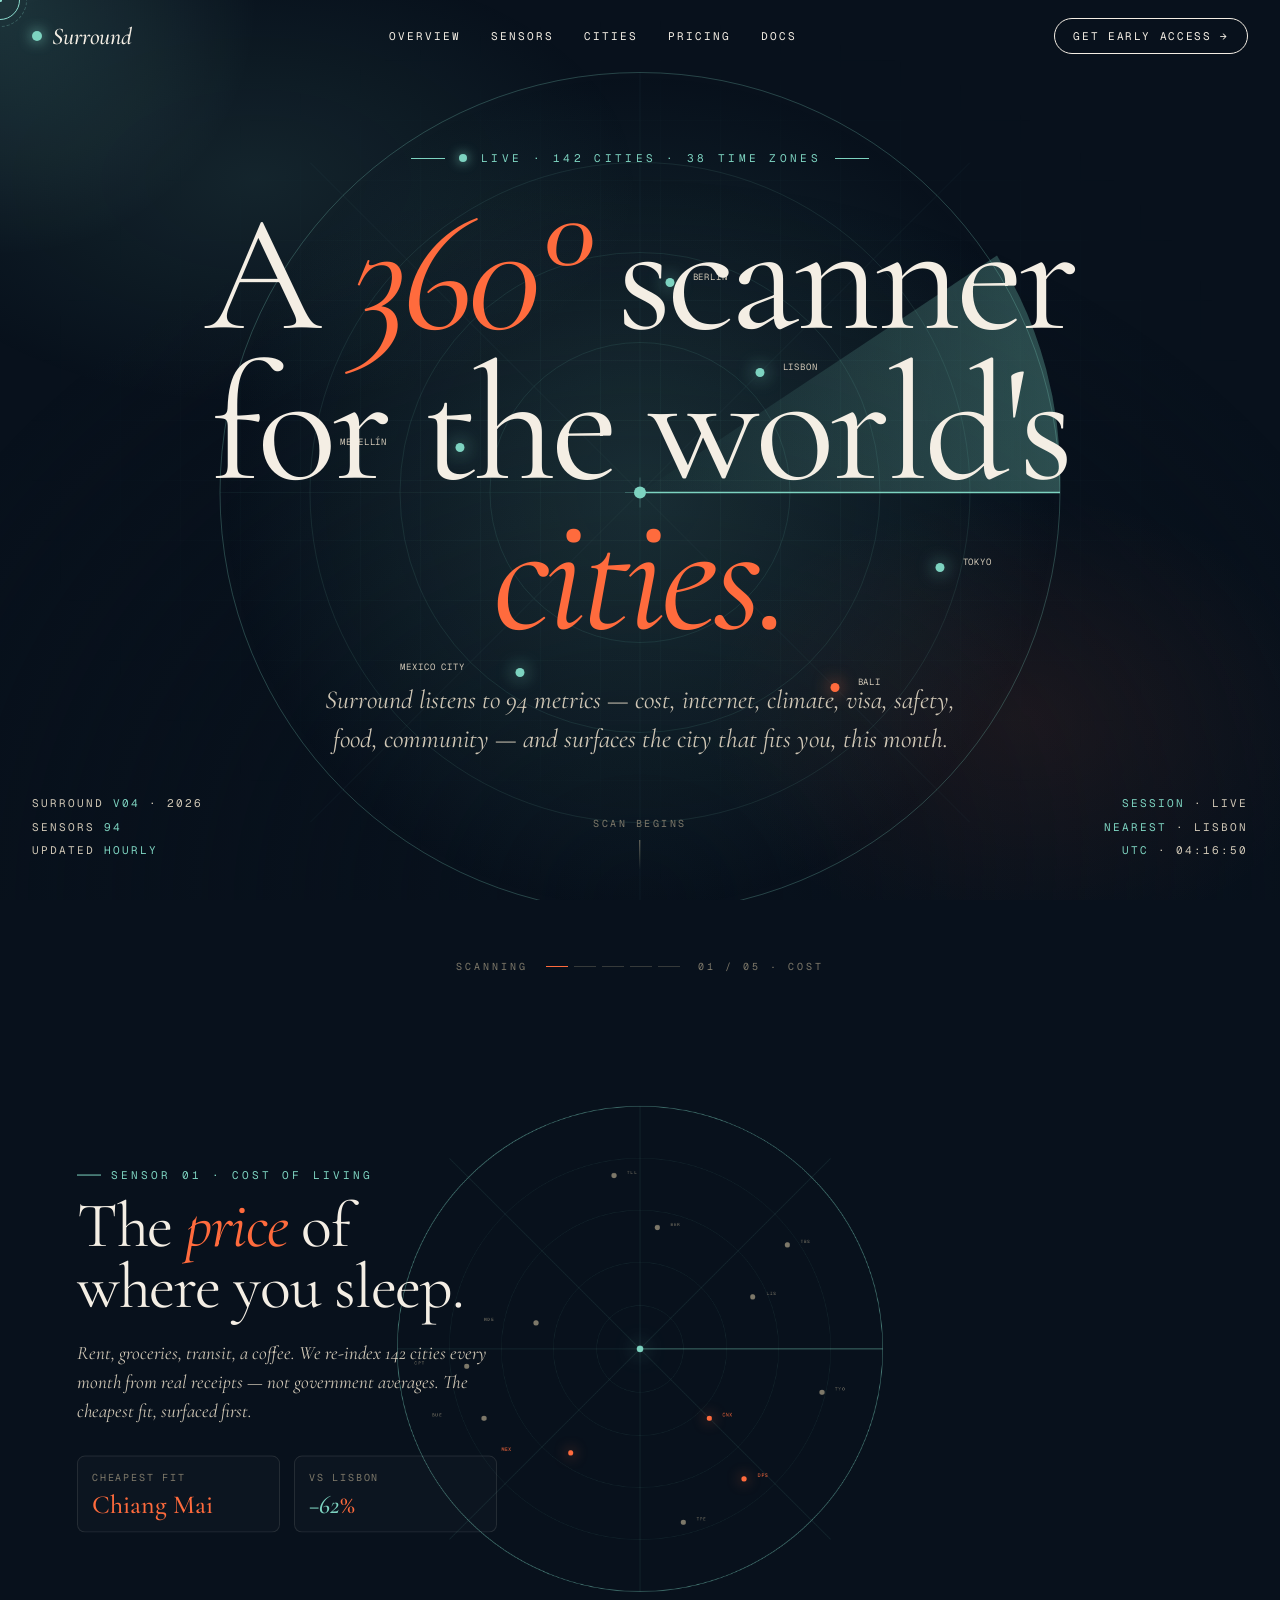
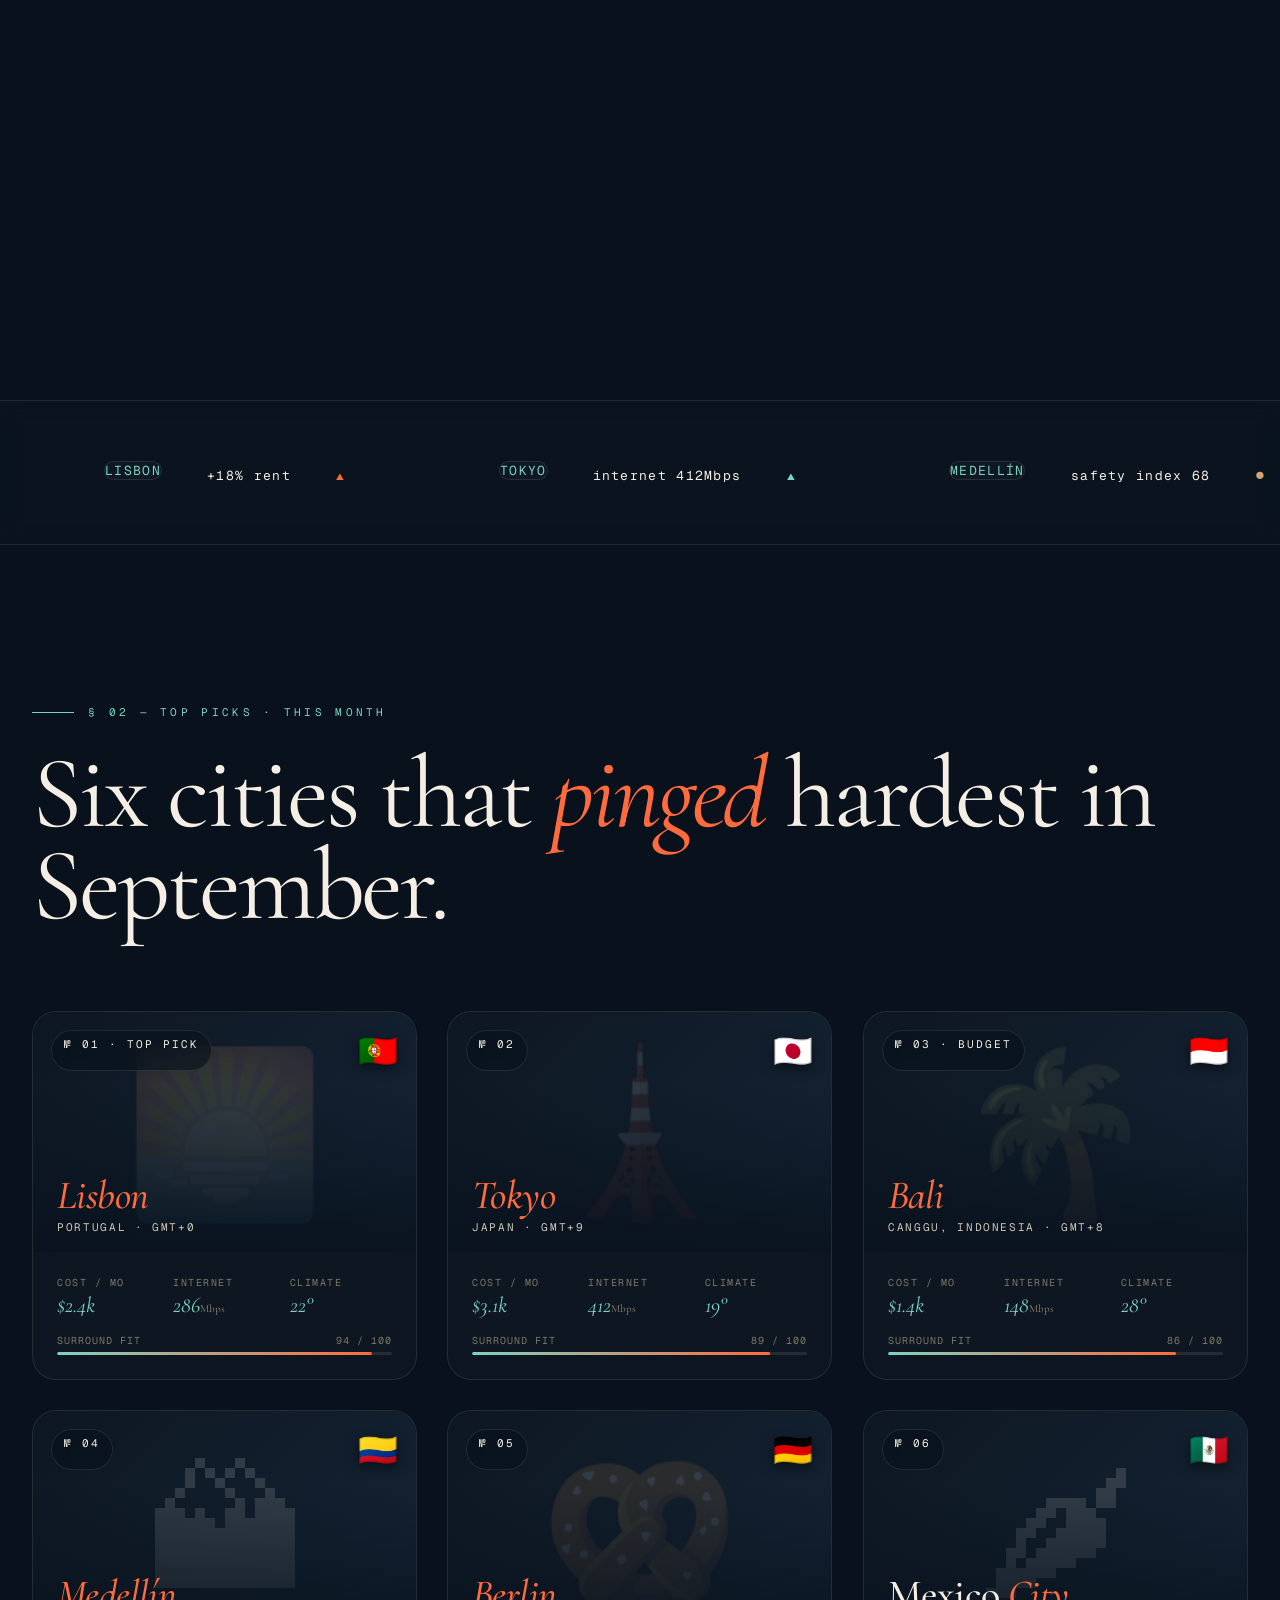
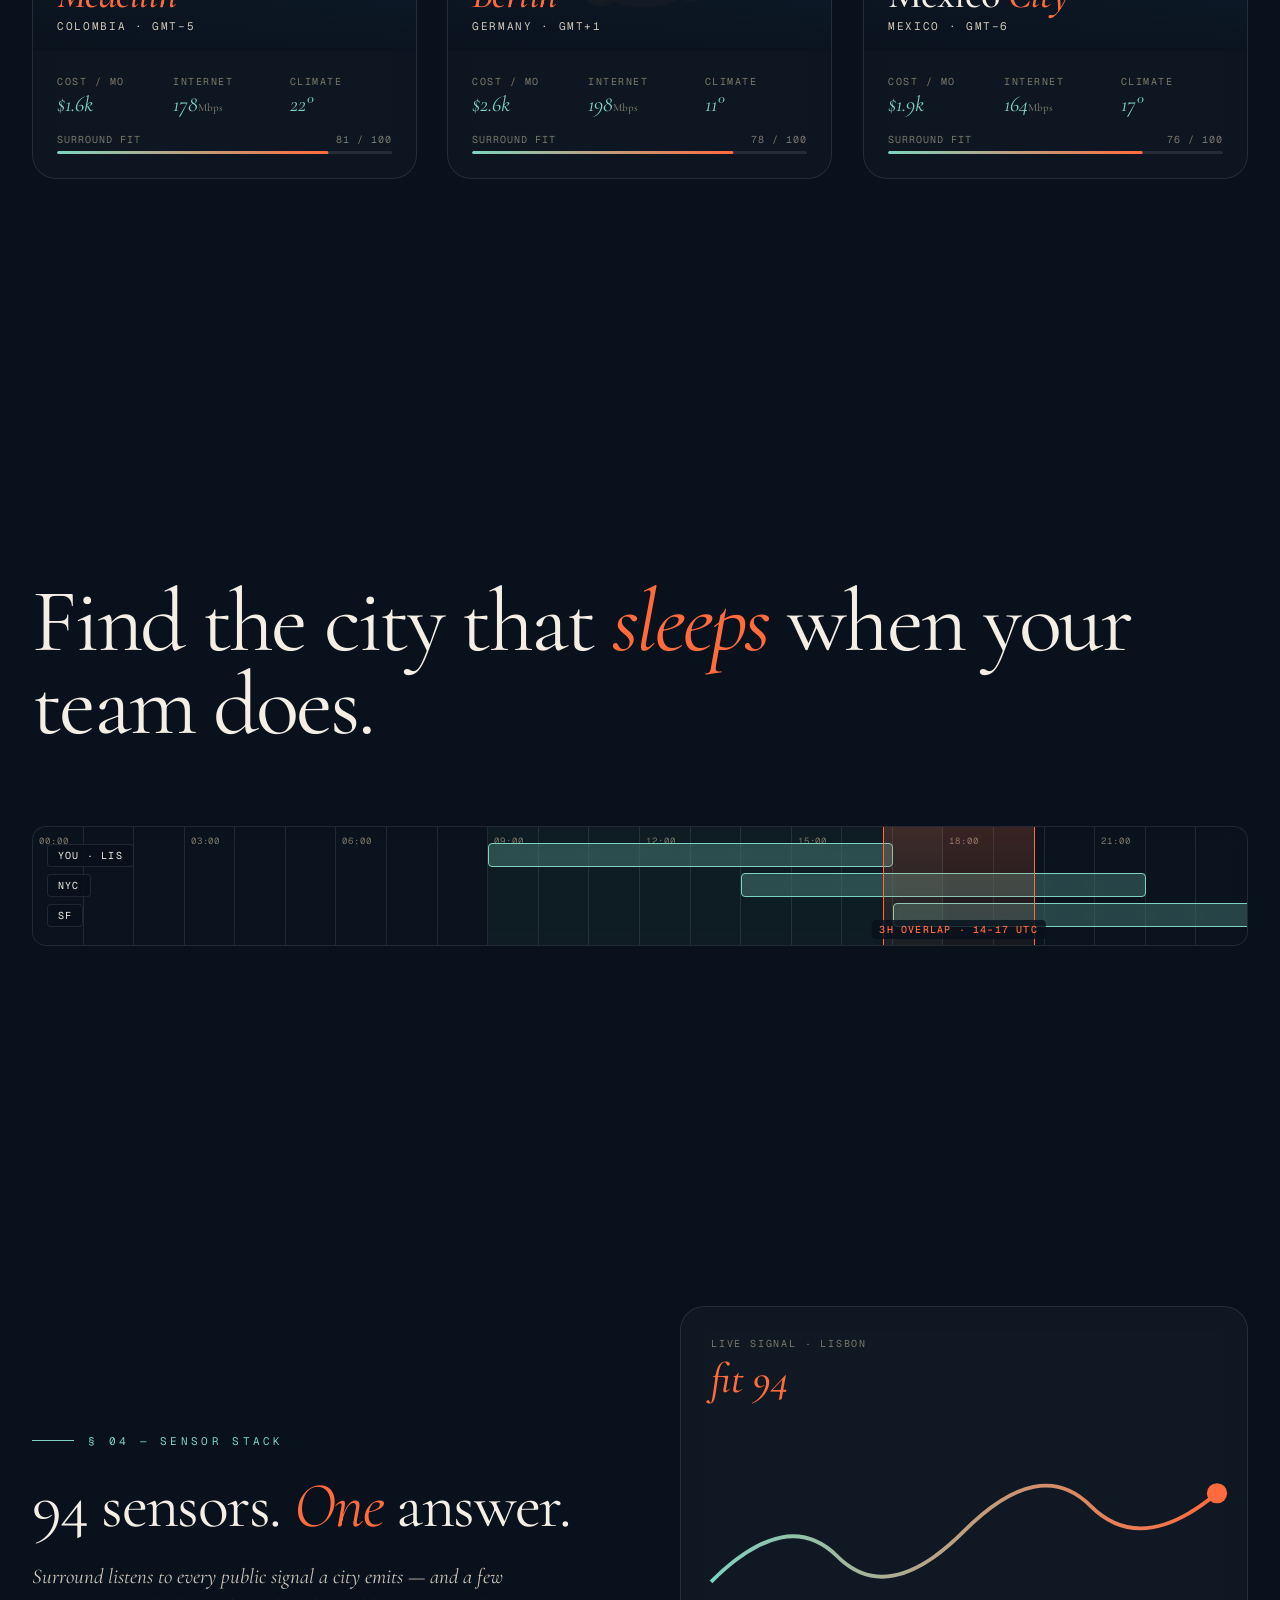
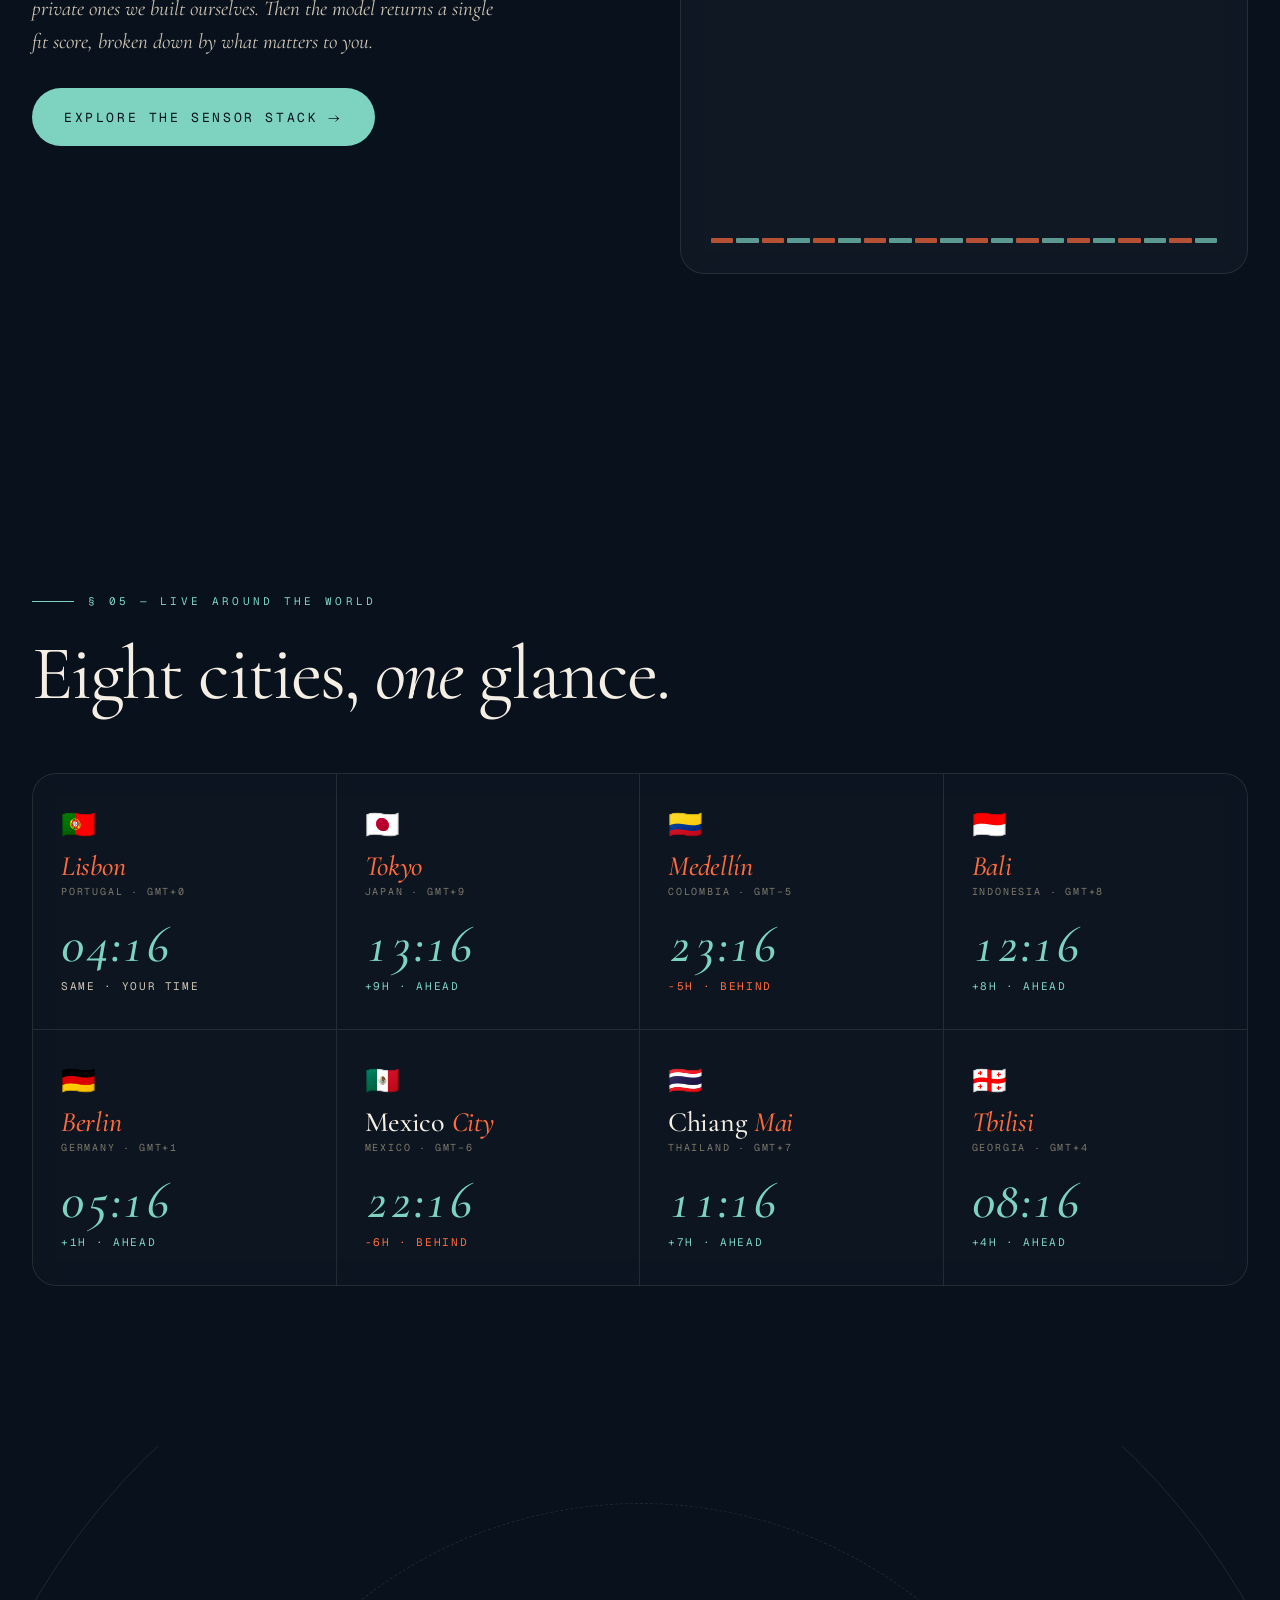
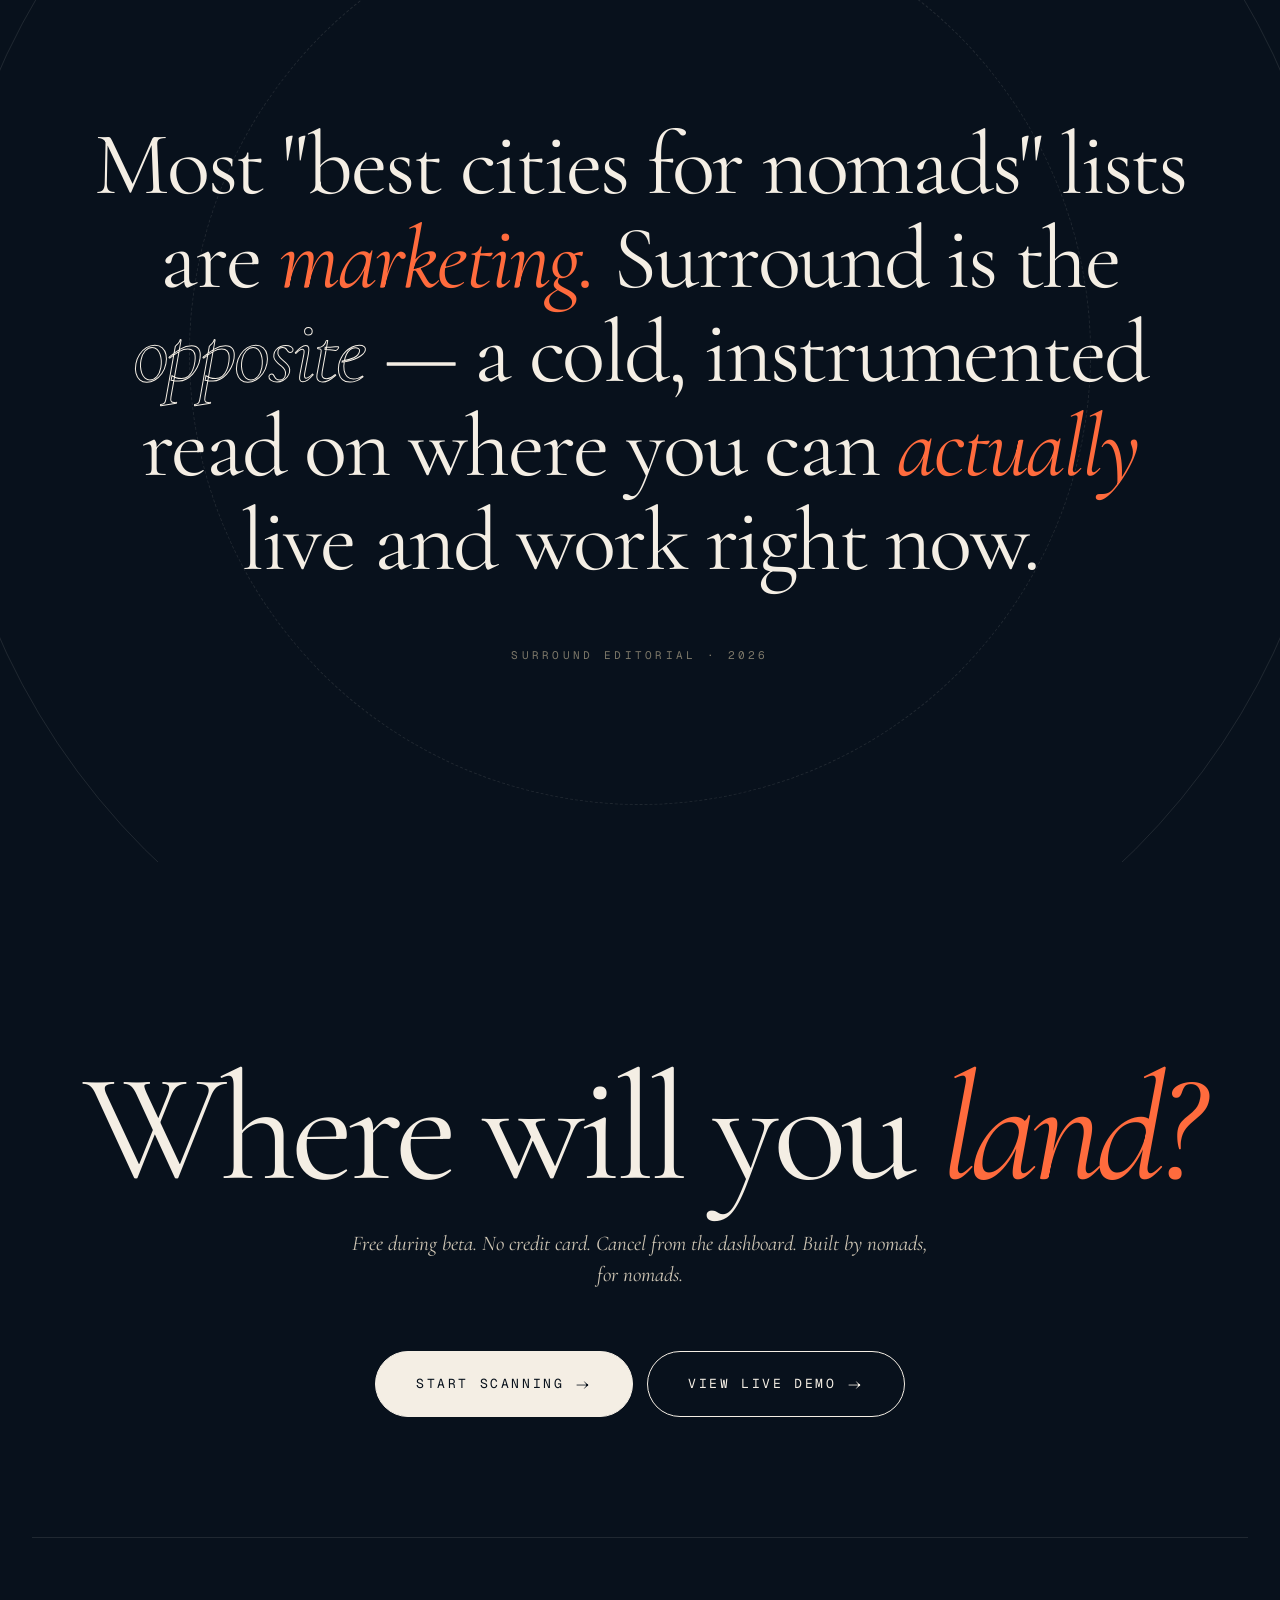
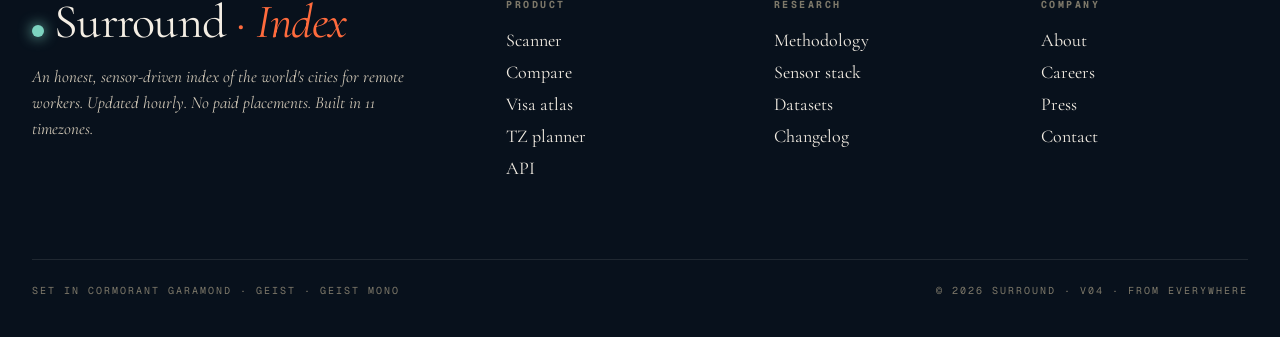
<file: RemoteWorkIndex/index.html>
<!DOCTYPE html>
<html lang="en">
<head>
<meta charset="UTF-8" />
<meta name="viewport" content="width=device-width, initial-scale=1.0" />
<title>Surround — A 360° live scanner of the world's nomad-friendly cities</title>
<link rel="preconnect" href="https://fonts.googleapis.com">
<link rel="preconnect" href="https://fonts.gstatic.com" crossorigin>
<link href="https://fonts.googleapis.com/css2?family=Cormorant+Garamond:ital,wght@0,400;0,500;0,600;1,400;1,500&family=Geist+Mono:wght@300;400;500&family=Geist:wght@300;400;500;600;700&display=swap" rel="stylesheet">
<style>
  :root{
    --bg:#08111c;
    --bg-2:#0d1721;
    --bg-3:#152436;
    --paper:#f4eee4;
    --paper-d:#cfc6b5;
    --paper-dd:#7d7869;
    --teal:#7dd3c0;
    --hot:#ff6b3d;
    --gold:#d4a574;
    --line:rgba(244,238,228,.1);
    --line-2:rgba(244,238,228,.04);
  }
  *{box-sizing:border-box;margin:0;padding:0}
  html,body{background:var(--bg);color:var(--paper);font-family:'Geist',sans-serif;-webkit-font-smoothing:antialiased;overflow-x:clip}
  body{cursor:none}
  @media (hover:none){body{cursor:auto}}
  a{color:inherit;text-decoration:none}
  button{font-family:inherit;cursor:none;border:none;background:none;color:inherit}
  ::selection{background:var(--hot);color:var(--bg)}

  body::before{content:"";position:fixed;inset:0;background:
    radial-gradient(ellipse 60% 50% at 20% 20%,rgba(125,211,192,.10),transparent 50%),
    radial-gradient(ellipse 50% 50% at 80% 80%,rgba(255,107,61,.08),transparent 50%),
    radial-gradient(ellipse 80% 100% at 50% 100%,rgba(8,17,28,1),transparent 80%);
    pointer-events:none;z-index:0}

  .cur{position:fixed;left:0;top:0;width:40px;height:40px;border-radius:50%;border:1px solid var(--teal);pointer-events:none;z-index:200;transform:translate(-50%,-50%);mix-blend-mode:screen;transition:width .25s,height .25s,border-color .25s}
  .cur::before{content:"";position:absolute;inset:46%;background:var(--teal);border-radius:50%;transition:inset .25s,background .25s}
  .cur::after{content:"";position:absolute;inset:-8px;border:1px dashed var(--teal);border-radius:50%;opacity:.3;animation:cur-spin 6s linear infinite}
  @keyframes cur-spin{to{transform:rotate(360deg)}}
  .cur.hot{width:64px;height:64px;border-color:var(--hot)}
  .cur.hot::before{inset:42%;background:var(--hot)}
  .cur.hot::after{border-color:var(--hot)}

  .glow{position:fixed;left:0;top:0;width:600px;height:600px;border-radius:50%;background:radial-gradient(circle,rgba(125,211,192,.18),transparent 60%);pointer-events:none;z-index:1;transform:translate(-50%,-50%);transition:opacity .3s;mix-blend-mode:screen;will-change:transform,opacity}

  .nav{position:fixed;top:0;left:0;right:0;z-index:50;display:flex;justify-content:space-between;align-items:center;padding:18px 32px;font-family:'Geist Mono',monospace;font-size:11px;letter-spacing:.18em;text-transform:uppercase;color:var(--paper);transition:background .4s,backdrop-filter .4s}
  .nav.solid{background:rgba(8,17,28,.7);backdrop-filter:blur(20px);border-bottom:1px solid var(--line)}
  .nav .logo{display:flex;align-items:center;gap:10px;font-family:'Cormorant Garamond',serif;font-size:24px;letter-spacing:-.005em;text-transform:none;font-weight:500;font-style:italic}
  .nav .logo .mk{width:10px;height:10px;background:var(--teal);border-radius:50%;box-shadow:0 0 14px var(--teal);animation:mk-pulse 2s ease-in-out infinite;font-style:normal}
  @keyframes mk-pulse{0%,100%{box-shadow:0 0 14px var(--teal);transform:scale(1)}50%{box-shadow:0 0 24px var(--teal);transform:scale(1.2)}}
  .nav .links{display:flex;gap:30px}
  .nav .links a{position:relative}
  .nav .links a::after{content:"";position:absolute;left:0;right:100%;bottom:-4px;height:1px;background:var(--teal);transition:right .25s cubic-bezier(.4,.7,.3,1)}
  .nav .links a:hover::after{right:0}
  .nav .cta{padding:10px 18px;border:1px solid var(--paper);border-radius:100px;letter-spacing:.15em;transition:all .25s}
  .nav .cta:hover{background:var(--teal);color:var(--bg);border-color:var(--teal)}

  .hero{height:100vh;position:relative;overflow:hidden;display:flex;align-items:center;justify-content:center}
  .hero-bg{position:absolute;inset:0;background-image:linear-gradient(rgba(125,211,192,.05) 1px,transparent 1px),linear-gradient(90deg,rgba(125,211,192,.05) 1px,transparent 1px);background-size:60px 60px;mask-image:radial-gradient(ellipse at center,#000 0%,transparent 70%);will-change:transform,opacity}

  .radar{position:absolute;left:50%;top:55%;transform:translate(-50%,-50%);width:min(96vw,900px);aspect-ratio:1;will-change:transform,opacity;pointer-events:none}
  .radar svg{width:100%;height:100%}
  .radar .ring{fill:none;stroke:rgba(125,211,192,.18);stroke-width:.4}
  .radar .ring-2{stroke:rgba(125,211,192,.3);stroke-width:.6}
  .radar .axis{stroke:rgba(125,211,192,.12);stroke-width:.3}
  .radar .sweep{transform-origin:center;animation:sweep 4s linear infinite}
  @keyframes sweep{to{transform:rotate(360deg)}}
  .radar .blip{fill:var(--teal);filter:drop-shadow(0 0 6px var(--teal))}
  .radar .blip.hot{fill:var(--hot);filter:drop-shadow(0 0 6px var(--hot))}
  .radar .blip-pulse{fill:none;stroke:var(--teal);stroke-width:.5;opacity:0;animation:blip-ping 3s ease-out infinite}
  .radar .blip-pulse.b2{animation-delay:.5s}
  .radar .blip-pulse.b3{animation-delay:1.2s}
  .radar .blip-pulse.b4{animation-delay:2s}
  .radar .blip-pulse.b5{animation-delay:2.6s}
  .radar .blip-pulse.b6{animation-delay:3.4s}
  @keyframes blip-ping{0%{r:1;opacity:0}10%{opacity:1}80%{r:60;opacity:0}100%{r:60;opacity:0}}
  .radar .crosshair{stroke:rgba(125,211,192,.5);stroke-width:.4}
  .radar .city-label{font-family:'Geist Mono',monospace;font-size:6px;fill:var(--paper-d);letter-spacing:.1em;text-transform:uppercase}

  .hero-overlay{position:relative;z-index:2;text-align:center;padding:32px;max-width:1200px}
  .hero-eyebrow{font-family:'Geist Mono',monospace;font-size:11px;letter-spacing:.3em;text-transform:uppercase;color:var(--teal);display:inline-flex;align-items:center;gap:14px;margin-bottom:36px;will-change:opacity,transform}
  .hero-eyebrow::before,.hero-eyebrow::after{content:"";width:34px;height:1px;background:var(--teal)}
  .hero-eyebrow .dot{width:8px;height:8px;background:var(--teal);border-radius:50%;box-shadow:0 0 12px var(--teal);animation:mk-pulse 1.8s ease-in-out infinite}
  .hero-title{font-family:'Cormorant Garamond',serif;font-weight:400;font-size:clamp(80px,13vw,220px);line-height:.9;letter-spacing:-.03em;will-change:transform,opacity}
  .hero-title em{font-style:italic;color:var(--hot)}
  .hero-title .word{display:inline-block;will-change:transform,opacity}
  .hero-sub{font-family:'Cormorant Garamond',serif;font-style:italic;font-size:clamp(18px,2.2vw,26px);color:var(--paper-d);margin-top:30px;max-width:680px;margin-left:auto;margin-right:auto;line-height:1.5;will-change:opacity,transform}
  .hero-meta{position:absolute;left:32px;bottom:40px;font-family:'Geist Mono',monospace;font-size:11px;letter-spacing:.18em;text-transform:uppercase;color:var(--paper-d);display:flex;flex-direction:column;gap:6px;line-height:1.6}
  .hero-meta b{color:var(--teal);font-weight:400}
  .hero-meta-right{position:absolute;right:32px;bottom:40px;font-family:'Geist Mono',monospace;font-size:11px;letter-spacing:.18em;text-transform:uppercase;color:var(--paper-d);display:flex;flex-direction:column;gap:6px;line-height:1.6;text-align:right}
  .hero-meta-right b{color:var(--teal);font-weight:400}

  .scroll-cue{position:absolute;bottom:30px;left:50%;transform:translateX(-50%);font-family:'Geist Mono',monospace;font-size:10px;letter-spacing:.25em;text-transform:uppercase;color:var(--paper-dd);display:flex;flex-direction:column;align-items:center;gap:10px;will-change:opacity}
  .scroll-cue .ln{width:1px;height:30px;background:linear-gradient(180deg,var(--paper-dd),transparent);animation:ln-pulse 2s ease-in-out infinite}
  @keyframes ln-pulse{0%,100%{opacity:.4}50%{opacity:1}}

  .scan{position:relative;height:300vh;background:var(--bg)}
  .scan-stage{position:sticky;top:0;height:100vh;overflow:hidden;display:flex;align-items:center;justify-content:center}

  .scan-radar{position:relative;width:min(90vw,800px);aspect-ratio:1;will-change:transform}
  .scan-radar svg{width:100%;height:100%}
  .scan-radar .ring{fill:none;stroke:rgba(125,211,192,.18);stroke-width:.4;transition:stroke .35s}
  .scan-radar .ring.active{stroke:var(--teal);stroke-width:1}
  .scan-radar .axis{stroke:rgba(125,211,192,.1)}
  .scan-radar .core{fill:var(--teal);filter:drop-shadow(0 0 12px var(--teal))}
  .scan-radar .sweep-line{stroke:var(--teal);stroke-width:.6;opacity:.7;transform-origin:center;animation:sweep 4s linear infinite}
  .scan-radar .city-dot{fill:var(--paper-dd);transition:fill .35s,r .35s}
  .scan-radar .city-dot.active{fill:var(--hot);filter:drop-shadow(0 0 8px var(--hot))}
  .scan-radar .city-label{font-family:'Geist Mono',monospace;font-size:5px;fill:var(--paper-dd);letter-spacing:.1em;text-transform:uppercase;transition:fill .35s,opacity .35s}
  .scan-radar .city-label.active{fill:var(--hot);opacity:1;font-size:5.8px}

  .scan-copy{position:absolute;left:6vw;top:50%;transform:translateY(-50%);max-width:420px;will-change:opacity,transform}
  .scan-copy.right{left:auto;right:6vw;text-align:left}
  .scan-copy .step{font-family:'Geist Mono',monospace;font-size:11px;letter-spacing:.28em;text-transform:uppercase;color:var(--teal);margin-bottom:14px;display:flex;align-items:center;gap:10px}
  .scan-copy .step::before{content:"";width:24px;height:1px;background:var(--teal)}
  .scan-copy h2{font-family:'Cormorant Garamond',serif;font-weight:400;font-size:clamp(40px,5vw,72px);line-height:.95;letter-spacing:-.02em;margin-bottom:20px}
  .scan-copy h2 em{font-style:italic;color:var(--hot)}
  .scan-copy p{font-family:'Cormorant Garamond',serif;font-style:italic;font-size:19px;line-height:1.55;color:var(--paper-d)}
  .scan-frame{position:absolute;opacity:0;transition:opacity .5s ease,transform .8s cubic-bezier(.4,.7,.3,1);pointer-events:none}
  .scan-frame.on{opacity:1;pointer-events:auto;transform:translateY(-50%) translateX(0)}
  .scan-frame{transform:translateY(-50%) translateX(-30px)}
  .scan-frame.right{transform:translateY(-50%) translateX(30px)}
  .scan-frame.right.on{transform:translateY(-50%) translateX(0)}

  .scan-data{margin-top:30px;display:grid;grid-template-columns:1fr 1fr;gap:14px;font-family:'Geist Mono',monospace}
  .scan-data > div{padding:14px;border:1px solid var(--line);background:rgba(244,238,228,.02);border-radius:8px}
  .scan-data .l{font-size:10px;letter-spacing:.18em;text-transform:uppercase;color:var(--paper-dd);margin-bottom:8px}
  .scan-data .v{font-family:'Cormorant Garamond',serif;font-style:italic;font-size:26px;color:var(--teal);line-height:1;font-weight:500;font-style:italic}
  .scan-data .v em{font-style:normal;color:var(--hot)}

  .scan-counter{position:absolute;top:60px;left:50%;transform:translateX(-50%);font-family:'Geist Mono',monospace;font-size:10px;letter-spacing:.3em;text-transform:uppercase;color:var(--paper-dd);display:flex;align-items:center;gap:18px;z-index:5}
  .scan-counter .dots{display:flex;gap:6px}
  .scan-counter .dots i{display:inline-block;width:22px;height:1px;background:var(--paper-dd);opacity:.4;transition:opacity .3s,background .3s}
  .scan-counter .dots i.on{opacity:1;background:var(--hot)}

  .ticker{padding:60px 32px;border-top:1px solid var(--line);border-bottom:1px solid var(--line);background:rgba(13,23,33,.5);backdrop-filter:blur(10px);overflow:hidden;white-space:nowrap;font-family:'Geist Mono',monospace;font-size:13px;letter-spacing:.1em}
  .ticker-track{display:inline-block;animation:scroll 80s linear infinite}
  .ticker-track span{margin:0 36px;display:inline-block}
  .ticker-track .city{color:var(--teal)}
  .ticker-track .pos{color:var(--teal)}
  .ticker-track .neg{color:var(--hot)}
  .ticker-track .pulse{color:var(--gold)}
  @keyframes scroll{to{transform:translateX(-50%)}}
  .ticker:hover .ticker-track{animation-play-state:paused}

  .cities-sec{padding:160px 32px;max-width:1500px;margin:0 auto;position:relative;z-index:2}
  .sec-eyebrow{font-family:'Geist Mono',monospace;font-size:11px;letter-spacing:.3em;text-transform:uppercase;color:var(--teal);margin-bottom:28px;display:flex;align-items:center;gap:14px}
  .sec-eyebrow::before{content:"";width:42px;height:1px;background:var(--teal)}
  .cities-sec h2{font-family:'Cormorant Garamond',serif;font-size:clamp(56px,8vw,128px);font-weight:400;line-height:.9;letter-spacing:-.03em;max-width:1180px;margin-bottom:80px}
  .cities-sec h2 em{font-style:italic;color:var(--hot)}
  .cities-grid{display:grid;grid-template-columns:repeat(3,1fr);gap:30px}
  .city{background:rgba(244,238,228,.025);backdrop-filter:blur(12px);border:1px solid var(--line);border-radius:24px;overflow:hidden;cursor:pointer;transition:transform .4s cubic-bezier(.3,.9,.3,1),border-color .25s,background .25s;position:relative;will-change:transform}
  .city:hover{transform:translateY(-6px);border-color:var(--teal);background:rgba(244,238,228,.04)}
  .city-img{height:240px;position:relative;overflow:hidden;background:linear-gradient(135deg,var(--bg-2),var(--bg-3))}
  .city-emoji{position:absolute;inset:0;display:flex;align-items:center;justify-content:center;font-size:160px;opacity:.15;line-height:1;filter:saturate(.6)}
  .city-img::after{content:"";position:absolute;inset:0;background:linear-gradient(180deg,transparent 30%,rgba(8,17,28,.85))}
  .city-img .meta{position:absolute;top:18px;left:18px;right:18px;display:flex;justify-content:space-between;z-index:2}
  .city-rank{font-family:'Geist Mono',monospace;font-size:11px;letter-spacing:.18em;text-transform:uppercase;background:rgba(8,17,28,.6);padding:6px 12px;border-radius:100px;border:1px solid var(--line);color:var(--paper);backdrop-filter:blur(8px)}
  .city-flag{font-size:32px;text-shadow:0 4px 12px rgba(0,0,0,.5)}
  .city-img .title{position:absolute;left:24px;right:24px;bottom:18px;z-index:2}
  .city-img h3{font-family:'Cormorant Garamond',serif;font-size:40px;font-weight:500;line-height:.95;letter-spacing:-.015em}
  .city-img h3 em{font-style:italic;color:var(--hot)}
  .city-img .ctry{font-family:'Geist Mono',monospace;font-size:11px;color:var(--paper-d);letter-spacing:.15em;text-transform:uppercase;margin-top:6px}
  .city-body{padding:24px;display:flex;flex-direction:column;gap:18px}
  .city-stats{display:grid;grid-template-columns:1fr 1fr 1fr;gap:14px}
  .city-stat .l{font-family:'Geist Mono',monospace;font-size:10px;letter-spacing:.15em;color:var(--paper-dd);text-transform:uppercase;margin-bottom:5px}
  .city-stat .v{font-family:'Cormorant Garamond',serif;font-size:22px;font-weight:500;line-height:1}
  .city-stat .v em{font-style:italic;color:var(--teal);font-weight:400}
  .city-bar{height:3px;background:var(--line);border-radius:2px;overflow:hidden}
  .city-bar .fill{display:block;height:100%;background:linear-gradient(90deg,var(--teal),var(--hot));border-radius:2px;transform-origin:left;transform:scaleX(0);transition:transform 1.2s cubic-bezier(.4,.7,.3,1)}
  .city.in .city-bar .fill{transform:scaleX(var(--w,.7))}
  .city-bar-label{display:flex;justify-content:space-between;font-family:'Geist Mono',monospace;font-size:10px;letter-spacing:.1em;color:var(--paper-dd);text-transform:uppercase;margin-bottom:5px}

  .tz-section{padding:200px 0;background:var(--bg);overflow:hidden;position:relative;z-index:2}
  .tz-head{padding:0 32px;max-width:1500px;margin:0 auto;margin-bottom:80px}
  .tz-head h2{font-family:'Cormorant Garamond',serif;font-size:clamp(50px,7vw,108px);font-weight:400;line-height:.92;letter-spacing:-.03em;max-width:1100px}
  .tz-head h2 em{font-style:italic;color:var(--hot)}
  .tz-bar{margin:60px auto 0;max-width:1500px;padding:0 32px}
  .tz-bar-inner{position:relative;height:120px;border:1px solid var(--line);border-radius:14px;background:rgba(13,23,33,.5);overflow:hidden;backdrop-filter:blur(10px)}
  .tz-hours{position:absolute;inset:0;display:grid;grid-template-columns:repeat(24,1fr)}
  .tz-hour{border-right:1px solid var(--line);position:relative}
  .tz-hour:last-child{border-right:none}
  .tz-hour-label{position:absolute;top:8px;left:6px;font-family:'Geist Mono',monospace;font-size:9px;color:var(--paper-dd);letter-spacing:.1em}
  .tz-hour.work{background:rgba(125,211,192,.04)}
  .tz-row{position:absolute;left:0;right:0;height:28px;display:flex;align-items:center;padding-left:14px}
  .tz-r-label{font-family:'Geist Mono',monospace;font-size:10px;color:var(--paper);letter-spacing:.12em;background:rgba(8,17,28,.8);padding:4px 10px;border-radius:4px;border:1px solid var(--line);text-transform:uppercase;z-index:2}
  .tz-block{position:absolute;height:24px;background:rgba(125,211,192,.25);border:1px solid var(--teal);border-radius:4px;backdrop-filter:blur(6px)}
  .tz-overlap{position:absolute;top:0;bottom:0;background:linear-gradient(180deg,rgba(255,107,61,.2),rgba(255,107,61,.06));border-left:1px solid var(--hot);border-right:1px solid var(--hot);pointer-events:none}
  .tz-overlap-label{position:absolute;bottom:6px;left:50%;transform:translateX(-50%);font-family:'Geist Mono',monospace;font-size:10px;letter-spacing:.12em;color:var(--hot);text-transform:uppercase;white-space:nowrap;background:rgba(8,17,28,.8);padding:3px 8px;border-radius:4px;font-weight:500}

  .split{padding:160px 32px;max-width:1500px;margin:0 auto;display:grid;grid-template-columns:1fr 1fr;gap:80px;align-items:center;position:relative;z-index:2}
  .split h3{font-family:'Cormorant Garamond',serif;font-size:clamp(48px,5vw,80px);font-weight:400;line-height:.95;letter-spacing:-.025em;margin-bottom:24px}
  .split h3 em{font-style:italic;color:var(--hot)}
  .split p{font-family:'Cormorant Garamond',serif;font-style:italic;font-size:21px;line-height:1.55;color:var(--paper-d);margin-bottom:30px;max-width:480px}
  .split-cta{display:inline-flex;align-items:center;gap:10px;font-family:'Geist Mono',monospace;font-size:13px;letter-spacing:.2em;padding:18px 32px;background:var(--teal);color:var(--bg);border-radius:100px;text-transform:uppercase;transition:all .25s;cursor:none}
  .split-cta:hover{background:var(--hot);color:var(--paper);transform:translateY(-2px)}
  .split-cta .ar{font-family:'Cormorant Garamond',serif;font-style:italic;font-size:18px;transition:transform .25s}
  .split-cta:hover .ar{transform:translateX(6px)}
  .split-viz{position:relative;width:100%;aspect-ratio:1;background:rgba(244,238,228,.03);border:1px solid var(--line);border-radius:24px;backdrop-filter:blur(12px);overflow:hidden;padding:30px}
  .split-viz .sv-label{font-family:'Geist Mono',monospace;font-size:10px;letter-spacing:.18em;text-transform:uppercase;color:var(--paper-dd);margin-bottom:8px}
  .split-viz .sv-val{font-family:'Cormorant Garamond',serif;font-style:italic;font-size:42px;color:var(--teal);line-height:1;font-weight:500;margin-bottom:24px}
  .split-viz .sv-val em{color:var(--hot)}
  .split-viz .sv-globe{position:absolute;inset:30px;display:flex;align-items:center;justify-content:flex-end;flex-direction:column;justify-content:flex-end;pointer-events:none}
  .split-viz svg{width:100%;height:100%}

  .sensor-wave{position:absolute;left:0;right:0;bottom:30px;height:80px;display:flex;align-items:flex-end;gap:3px;padding:0 30px;pointer-events:none}
  .sensor-wave i{flex:1;background:var(--teal);min-height:6%;border-radius:1px;animation:wave 2s ease-in-out infinite;opacity:.7}
  .sensor-wave i:nth-child(odd){background:var(--hot)}
  @keyframes wave{0%,100%{transform:scaleY(.4)}50%{transform:scaleY(1)}}

  .clocks-sec{padding:160px 32px;max-width:1500px;margin:0 auto;position:relative;z-index:2}
  .clocks{display:grid;grid-template-columns:repeat(4,1fr);gap:0;border:1px solid var(--line);border-radius:24px;overflow:hidden;backdrop-filter:blur(12px);background:rgba(244,238,228,.02)}
  .clk{padding:36px 28px;border-right:1px solid var(--line);border-bottom:1px solid var(--line);transition:background .3s;cursor:pointer;position:relative}
  .clk:nth-child(4n){border-right:none}
  .clk:nth-last-child(-n+4){border-bottom:none}
  .clk:hover{background:rgba(125,211,192,.04)}
  .clk-flag{font-size:28px;line-height:1;margin-bottom:14px}
  .clk-name{font-family:'Cormorant Garamond',serif;font-size:28px;font-weight:500;line-height:1;letter-spacing:-.01em}
  .clk-name em{font-style:italic;color:var(--hot)}
  .clk-ctry{font-family:'Geist Mono',monospace;font-size:10px;letter-spacing:.18em;color:var(--paper-dd);text-transform:uppercase;margin-top:5px;margin-bottom:24px}
  .clk-time{font-family:'Cormorant Garamond',serif;font-style:italic;font-size:52px;line-height:.9;color:var(--teal);font-variant-numeric:tabular-nums;letter-spacing:-.02em;font-weight:500}
  .clk-diff{font-family:'Geist Mono',monospace;font-size:11px;letter-spacing:.15em;color:var(--paper-d);text-transform:uppercase;margin-top:10px}
  .clk-diff.pos{color:var(--teal)}
  .clk-diff.neg{color:var(--hot)}

  .story{padding:200px 32px;background:var(--bg);position:relative;overflow:hidden;text-align:center;z-index:2}
  .story::before{content:"";position:absolute;left:50%;top:50%;transform:translate(-50%,-50%);width:120vw;height:120vw;max-width:1400px;max-height:1400px;border:1px solid var(--line);border-radius:50%;animation:spin 60s linear infinite;pointer-events:none}
  .story::after{content:"";position:absolute;left:50%;top:50%;transform:translate(-50%,-50%);width:80vw;height:80vw;max-width:900px;max-height:900px;border:1px dashed var(--line);border-radius:50%;animation:spin 90s linear infinite reverse;pointer-events:none}
  .story-inner{max-width:1100px;margin:0 auto;position:relative;z-index:2}
  .story-quote{font-family:'Geist Mono',monospace;font-size:11px;letter-spacing:.3em;text-transform:uppercase;color:var(--paper-dd);display:inline-flex;align-items:center;gap:14px;margin-bottom:50px}
  .story-quote::before,.story-quote::after{content:"";width:42px;height:1px;background:var(--paper-dd)}
  .story h2{font-family:'Cormorant Garamond',serif;font-size:clamp(50px,7vw,108px);font-weight:400;line-height:1.05;letter-spacing:-.025em}
  .story h2 em{font-style:italic;color:var(--hot)}
  .story h2 .ol{-webkit-text-stroke:1px var(--paper);color:transparent;font-style:italic}
  .story-credit{font-family:'Geist Mono',monospace;font-size:11px;letter-spacing:.3em;text-transform:uppercase;color:var(--paper-dd);margin-top:60px}

  .cta-section{padding:200px 32px 0;background:var(--bg);text-align:center;position:relative;z-index:2}
  .cta-section h2{font-family:'Cormorant Garamond',serif;font-size:clamp(72px,12vw,200px);font-weight:400;line-height:.88;letter-spacing:-.04em}
  .cta-section h2 em{font-style:italic;color:var(--hot)}
  .cta-section h2 .ol{-webkit-text-stroke:1px var(--paper);color:transparent;font-style:italic}
  .cta-sub{font-family:'Cormorant Garamond',serif;font-style:italic;font-size:21px;color:var(--paper-d);margin-top:30px;max-width:600px;margin-left:auto;margin-right:auto;line-height:1.5}
  .cta-buttons{display:flex;gap:14px;justify-content:center;margin-top:60px;flex-wrap:wrap}
  .btn{font-family:'Geist Mono',monospace;font-size:13px;letter-spacing:.2em;padding:20px 40px;border-radius:100px;text-transform:uppercase;display:inline-flex;align-items:center;gap:12px;transition:all .25s;border:1px solid var(--paper);background:var(--paper);color:var(--bg);cursor:none}
  .btn:hover{background:var(--hot);border-color:var(--hot);color:var(--paper);transform:translateY(-2px)}
  .btn.ghost{background:transparent;color:var(--paper)}
  .btn.ghost:hover{background:var(--teal);color:var(--bg);border-color:var(--teal)}
  .btn .ar{font-family:'Cormorant Garamond',serif;font-style:italic;font-size:20px;transition:transform .25s}
  .btn:hover .ar{transform:translateX(6px)}

  .foot{padding:120px 32px 40px;background:var(--bg);position:relative;z-index:2}
  .foot-inner{max-width:1500px;margin:0 auto;display:grid;grid-template-columns:2fr 1fr 1fr 1fr;gap:60px;padding-top:60px;border-top:1px solid var(--line)}
  .foot-logo{font-family:'Cormorant Garamond',serif;font-size:48px;letter-spacing:-.015em;line-height:1;display:flex;align-items:baseline;gap:10px}
  .foot-logo em{font-style:italic;color:var(--hot)}
  .foot-mk{width:12px;height:12px;background:var(--teal);border-radius:50%;display:inline-block;box-shadow:0 0 14px var(--teal)}
  .foot p{font-family:'Cormorant Garamond',serif;font-style:italic;font-size:17px;color:var(--paper-d);margin-top:18px;line-height:1.55;max-width:380px}
  .foot h4{font-family:'Geist Mono',monospace;font-size:10px;letter-spacing:.25em;text-transform:uppercase;color:var(--paper-dd);margin-bottom:18px}
  .foot ul{list-style:none;display:flex;flex-direction:column;gap:10px}
  .foot ul a{font-family:'Cormorant Garamond',serif;font-size:18px;transition:color .2s}
  .foot ul a:hover{color:var(--hot);font-style:italic}
  .colo{max-width:1500px;margin:80px auto 0;padding-top:24px;border-top:1px solid var(--line);font-family:'Geist Mono',monospace;font-size:10px;letter-spacing:.2em;color:var(--paper-dd);text-transform:uppercase;display:flex;justify-content:space-between;flex-wrap:wrap;gap:12px}

  .rv{opacity:0;transform:translateY(40px);transition:opacity 1.1s cubic-bezier(.2,.8,.2,1),transform 1.1s cubic-bezier(.2,.8,.2,1)}
  .rv.in{opacity:1;transform:none}
  .rv-2{transition-delay:.1s}
  .rv-3{transition-delay:.2s}
  .rv-4{transition-delay:.3s}

  .loader{position:fixed;inset:0;z-index:9999;background:var(--bg);display:flex;align-items:center;justify-content:center;flex-direction:column;gap:30px;transition:opacity .8s,transform .8s}
  .loader.gone{opacity:0;pointer-events:none;transform:scale(1.02)}
  .loader-radar{width:120px;height:120px;border-radius:50%;border:1px solid var(--line);position:relative;overflow:hidden}
  .loader-radar::before{content:"";position:absolute;inset:0;border-radius:50%;border:1px solid rgba(125,211,192,.3);transform:scale(.6)}
  .loader-radar::after{content:"";position:absolute;inset:50% 50% 0 50%;width:50%;height:50%;background:linear-gradient(135deg,rgba(125,211,192,.3),transparent);transform-origin:0 0;animation:sweep 1.6s linear infinite}
  .loader .core{position:absolute;left:50%;top:50%;width:10px;height:10px;background:var(--teal);border-radius:50%;transform:translate(-50%,-50%);box-shadow:0 0 14px var(--teal);animation:mk-pulse 1s ease-in-out infinite}
  .loader .lab{font-family:'Geist Mono',monospace;font-size:11px;letter-spacing:.3em;text-transform:uppercase;color:var(--paper-dd)}

  @media (max-width:980px){
    body{cursor:auto}
    .cur,.glow{display:none}
    .nav .links{display:none}
    .scan{height:auto}
    .scan-stage{position:relative;height:auto;padding:80px 24px;flex-direction:column}
    .scan-copy{position:relative;left:0;top:0;transform:none !important;margin:30px auto;text-align:left}
    .scan-copy.right{right:0}
    .scan-radar{margin:30px auto;max-width:340px}
    .scan-counter{position:relative;top:0;transform:none;margin-bottom:20px}
    .cities-grid{grid-template-columns:1fr}
    .clocks{grid-template-columns:repeat(2,1fr)}
    .clk:nth-child(4n){border-right:1px solid var(--line)}
    .clk:nth-child(2n){border-right:none}
    .clk:nth-last-child(-n+2){border-bottom:none}
    .split{grid-template-columns:1fr;gap:40px}
    .foot-inner{grid-template-columns:1fr 1fr}
    .hero-meta,.hero-meta-right{display:none}
  }
</style>
</head>
<body>

<div class="loader" id="loader">
  <div class="loader-radar"><div class="core"></div></div>
  <div class="lab">Surround · Calibrating sensors…</div>
</div>

<nav class="nav" id="nav">
  <div class="logo"><span class="mk"></span>Surround</div>
  <div class="links">
    <a>Overview</a><a>Sensors</a><a>Cities</a><a>Pricing</a><a>Docs</a>
  </div>
  <a class="cta">Get early access →</a>
</nav>

<section class="hero" id="hero">
  <div class="hero-bg" id="heroBg"></div>
  <div class="radar" id="radar">
    <svg viewBox="0 0 600 600">
      <defs>
        <radialGradient id="rg" cx="50%" cy="50%" r="50%">
          <stop offset="0%" stop-color="#7dd3c0" stop-opacity=".15"/>
          <stop offset="100%" stop-color="#7dd3c0" stop-opacity="0"/>
        </radialGradient>
        <linearGradient id="sweepG" x1="0" y1="0" x2="1" y2="0">
          <stop offset="0%" stop-color="#7dd3c0" stop-opacity="0"/>
          <stop offset="100%" stop-color="#7dd3c0" stop-opacity=".8"/>
        </linearGradient>
      </defs>
      <circle cx="300" cy="300" r="280" fill="url(#rg)"/>
      <circle cx="300" cy="300" r="280" class="ring ring-2"/>
      <circle cx="300" cy="300" r="220" class="ring"/>
      <circle cx="300" cy="300" r="160" class="ring"/>
      <circle cx="300" cy="300" r="100" class="ring"/>
      <line x1="20" y1="300" x2="580" y2="300" class="axis"/>
      <line x1="300" y1="20" x2="300" y2="580" class="axis"/>
      <line x1="80" y1="80" x2="520" y2="520" class="axis"/>
      <line x1="520" y1="80" x2="80" y2="520" class="axis"/>
      <g class="sweep">
        <path d="M 300 300 L 580 300 A 280 280 0 0 0 538 142 Z" fill="url(#sweepG)" opacity=".4"/>
        <line x1="300" y1="300" x2="580" y2="300" stroke="#7dd3c0" stroke-width="1"/>
      </g>

      <circle cx="380" cy="220" r="3" class="blip"/>
      <circle cx="380" cy="220" r="3" class="blip-pulse"/>
      <text x="395" y="218" class="city-label">Lisbon</text>

      <circle cx="500" cy="350" r="3" class="blip"/>
      <circle cx="500" cy="350" r="3" class="blip-pulse b2"/>
      <text x="515" y="348" class="city-label">Tokyo</text>

      <circle cx="180" cy="270" r="3" class="blip"/>
      <circle cx="180" cy="270" r="3" class="blip-pulse b3"/>
      <text x="100" y="268" class="city-label">Medellín</text>

      <circle cx="430" cy="430" r="3" class="blip hot"/>
      <circle cx="430" cy="430" r="3" class="blip-pulse b4" stroke="#ff6b3d"/>
      <text x="445" y="428" class="city-label">Bali</text>

      <circle cx="220" cy="420" r="3" class="blip"/>
      <circle cx="220" cy="420" r="3" class="blip-pulse b5"/>
      <text x="140" y="418" class="city-label">Mexico City</text>

      <circle cx="320" cy="160" r="3" class="blip"/>
      <circle cx="320" cy="160" r="3" class="blip-pulse b6"/>
      <text x="335" y="158" class="city-label">Berlin</text>

      <circle cx="300" cy="300" r="4" fill="#7dd3c0"/>
      <line x1="290" y1="300" x2="310" y2="300" class="crosshair"/>
      <line x1="300" y1="290" x2="300" y2="310" class="crosshair"/>
    </svg>
  </div>

  <div class="hero-overlay">
    <div class="hero-eyebrow" id="heEye"><span class="dot"></span>LIVE · 142 CITIES · 38 TIME ZONES</div>
    <h1 class="hero-title" id="heTitle"><span class="word">A</span> <span class="word"><em>360°</em></span> <span class="word">scanner</span><br/><span class="word">for</span> <span class="word">the</span> <span class="word">world's</span> <span class="word"><em>cities.</em></span></h1>
    <div class="hero-sub" id="heSub">Surround listens to 94 metrics — cost, internet, climate, visa, safety, food, community — and surfaces the city that fits you, this month.</div>
  </div>

  <div class="hero-meta">
    <div>SURROUND <b>v04</b> · 2026</div>
    <div>SENSORS <b>94</b></div>
    <div>UPDATED <b>HOURLY</b></div>
  </div>
  <div class="hero-meta-right">
    <div><b>SESSION</b> · LIVE</div>
    <div><b>NEAREST</b> · <span id="nearest">LISBON</span></div>
    <div><b>UTC</b> · <span id="utc">—</span></div>
  </div>

  <div class="scroll-cue" id="cue">
    <span>Scan begins</span><span class="ln"></span>
  </div>
</section>

<section class="scan" id="scan">
  <div class="scan-stage">

    <div class="scan-counter">
      <span>SCANNING</span>
      <span class="dots"><i class="on"></i><i></i><i></i><i></i><i></i></span>
      <span id="scanLab">01 / 05 · COST</span>
    </div>

    <div class="scan-radar" id="scanRadar">
      <svg viewBox="0 0 600 600">
        <defs>
          <linearGradient id="sweepG2" x1="0" y1="0" x2="1" y2="0">
            <stop offset="0%" stop-color="#7dd3c0" stop-opacity="0"/>
            <stop offset="100%" stop-color="#7dd3c0" stop-opacity=".7"/>
          </linearGradient>
        </defs>
        <circle cx="300" cy="300" r="280" class="ring r1"/>
        <circle cx="300" cy="300" r="220" class="ring r2"/>
        <circle cx="300" cy="300" r="160" class="ring r3"/>
        <circle cx="300" cy="300" r="100" class="ring r4"/>
        <circle cx="300" cy="300" r="50" class="ring r5"/>
        <line x1="20" y1="300" x2="580" y2="300" class="axis"/>
        <line x1="300" y1="20" x2="300" y2="580" class="axis"/>
        <line x1="80" y1="80" x2="520" y2="520" class="axis"/>
        <line x1="520" y1="80" x2="80" y2="520" class="axis"/>
        <line class="sweep-line" x1="300" y1="300" x2="580" y2="300"/>

        <g id="cityDots">
          <circle cx="430" cy="240" r="3" class="city-dot" data-city="Lisbon"/>
          <text x="446" y="238" class="city-label" data-city="Lisbon">LIS</text>
          <circle cx="510" cy="350" r="3" class="city-dot" data-city="Tokyo"/>
          <text x="525" y="348" class="city-label" data-city="Tokyo">TYO</text>
          <circle cx="180" cy="270" r="3" class="city-dot" data-city="Medellín"/>
          <text x="120" y="268" class="city-label" data-city="Medellín">MDE</text>
          <circle cx="420" cy="450" r="3" class="city-dot" data-city="Bali"/>
          <text x="436" y="448" class="city-label" data-city="Bali">DPS</text>
          <circle cx="220" cy="420" r="3" class="city-dot" data-city="Mexico City"/>
          <text x="140" y="418" class="city-label" data-city="Mexico City">MEX</text>
          <circle cx="320" cy="160" r="3" class="city-dot" data-city="Berlin"/>
          <text x="335" y="158" class="city-label" data-city="Berlin">BER</text>
          <circle cx="380" cy="380" r="3" class="city-dot" data-city="Chiang Mai"/>
          <text x="395" y="378" class="city-label" data-city="Chiang Mai">CNX</text>
          <circle cx="120" cy="380" r="3" class="city-dot" data-city="Buenos Aires"/>
          <text x="60" y="378" class="city-label" data-city="Buenos Aires">BUE</text>
          <circle cx="270" cy="100" r="3" class="city-dot" data-city="Tallinn"/>
          <text x="285" y="98" class="city-label" data-city="Tallinn">TLL</text>
          <circle cx="470" cy="180" r="3" class="city-dot" data-city="Tbilisi"/>
          <text x="485" y="178" class="city-label" data-city="Tbilisi">TBS</text>
          <circle cx="100" cy="320" r="3" class="city-dot" data-city="Cape Town"/>
          <text x="40" y="318" class="city-label" data-city="Cape Town">CPT</text>
          <circle cx="350" cy="500" r="3" class="city-dot" data-city="Taipei"/>
          <text x="365" y="498" class="city-label" data-city="Taipei">TPE</text>
        </g>

        <circle cx="300" cy="300" r="4" class="core"/>
      </svg>
    </div>

    <div class="scan-copy scan-frame on" id="sf1">
      <div class="step">SENSOR 01 · COST OF LIVING</div>
      <h2>The <em>price</em> of where you sleep.</h2>
      <p>Rent, groceries, transit, a coffee. We re-index 142 cities every month from real receipts — not government averages. The cheapest fit, surfaced first.</p>
      <div class="scan-data">
        <div><div class="l">Cheapest fit</div><div class="v"><em>Chiang Mai</em></div></div>
        <div><div class="l">vs Lisbon</div><div class="v">−62<em>%</em></div></div>
      </div>
    </div>

    <div class="scan-copy right scan-frame" id="sf2">
      <div class="step">SENSOR 02 · INTERNET</div>
      <h2>The <em>pipe</em> matters.</h2>
      <p>Median download. Fiber availability. Coworking-grade upload. Hotel-room reliability. Surround pings the network from every city, every day. No more lying ISP marketing.</p>
      <div class="scan-data">
        <div><div class="l">Fastest</div><div class="v"><em>Taipei</em></div></div>
        <div><div class="l">Median Mbps</div><div class="v">312</div></div>
      </div>
    </div>

    <div class="scan-copy scan-frame" id="sf3">
      <div class="step">SENSOR 03 · CLIMATE</div>
      <h2>Tell us your <em>weather.</em></h2>
      <p>22°C and dry? 18°C and rainy? Surround reads 12 months of microclimate per city — humidity, rainfall, sun, wind — and matches what you actually want to live in.</p>
      <div class="scan-data">
        <div><div class="l">Best fit (Sept)</div><div class="v"><em>Lisbon</em></div></div>
        <div><div class="l">Days clear</div><div class="v">26<em>/30</em></div></div>
      </div>
    </div>

    <div class="scan-copy right scan-frame" id="sf4">
      <div class="step">SENSOR 04 · VISA</div>
      <h2>The <em>paperwork</em> reality.</h2>
      <p>Income threshold, application cost, processing time, renewal terms, tax exposure. Surround tracks every digital-nomad visa worldwide and tells you which one would actually take you.</p>
      <div class="scan-data">
        <div><div class="l">Easiest</div><div class="v"><em>Estonia</em></div></div>
        <div><div class="l">Fee</div><div class="v">€100</div></div>
      </div>
    </div>

    <div class="scan-copy scan-frame" id="sf5">
      <div class="step">SENSOR 05 · OVERLAP</div>
      <h2>Where the <em>team</em> aligns.</h2>
      <p>If your team works in San Francisco and Berlin, Surround returns the cities that share at least 4 working hours with both — sorted by everything else you care about.</p>
      <div class="scan-data">
        <div><div class="l">Best overlap</div><div class="v"><em>Lisbon</em></div></div>
        <div><div class="l">Shared hours</div><div class="v">5<em>h</em></div></div>
      </div>
    </div>

  </div>
</section>

<div class="ticker">
  <div class="ticker-track">
    <span><span class="city">LISBON</span> +18% rent <span class="neg">▲</span></span>
    <span><span class="city">TOKYO</span> internet 412Mbps <span class="pos">▲</span></span>
    <span><span class="city">MEDELLÍN</span> safety index 68 <span class="pulse">●</span></span>
    <span><span class="city">BALI</span> KITAS renewed 6mo <span class="pos">▲</span></span>
    <span><span class="city">BERLIN</span> rent stable <span class="pulse">●</span></span>
    <span><span class="city">CHIANG MAI</span> $32/night <span class="pos">▼</span></span>
    <span><span class="city">CAPE TOWN</span> loadshedding stage 2 <span class="neg">▲</span></span>
    <span><span class="city">TAIPEI</span> visa thaw <span class="pos">▲</span></span>
    <span><span class="city">TBILISI</span> 1yr visa-free <span class="pos">▲</span></span>
    <span><span class="city">BUENOS AIRES</span> peso −12% <span class="neg">▼</span></span>
    <span><span class="city">TALLINN</span> e-residency open <span class="pulse">●</span></span>
    <span><span class="city">LISBON</span> +18% rent <span class="neg">▲</span></span>
    <span><span class="city">TOKYO</span> internet 412Mbps <span class="pos">▲</span></span>
    <span><span class="city">MEDELLÍN</span> safety index 68 <span class="pulse">●</span></span>
    <span><span class="city">BALI</span> KITAS renewed 6mo <span class="pos">▲</span></span>
    <span><span class="city">BERLIN</span> rent stable <span class="pulse">●</span></span>
    <span><span class="city">CHIANG MAI</span> $32/night <span class="pos">▼</span></span>
    <span><span class="city">CAPE TOWN</span> loadshedding stage 2 <span class="neg">▲</span></span>
  </div>
</div>

<section class="cities-sec">
  <div class="sec-eyebrow rv">§ 02 — Top picks · this month</div>
  <h2 class="rv rv-2">Six cities that <em>pinged</em> hardest in September.</h2>
  <div class="cities-grid">
    <div class="city rv">
      <div class="city-img">
        <div class="city-emoji">🌅</div>
        <div class="meta">
          <span class="city-rank">№ 01 · TOP PICK</span>
          <span class="city-flag">🇵🇹</span>
        </div>
        <div class="title">
          <h3><em>Lisbon</em></h3>
          <div class="ctry">Portugal · GMT+0</div>
        </div>
      </div>
      <div class="city-body">
        <div class="city-stats">
          <div class="city-stat"><div class="l">Cost / mo</div><div class="v"><em>$2.4k</em></div></div>
          <div class="city-stat"><div class="l">Internet</div><div class="v"><em>286</em><span style="font-size:11px;color:var(--paper-dd)">Mbps</span></div></div>
          <div class="city-stat"><div class="l">Climate</div><div class="v"><em>22°</em></div></div>
        </div>
        <div>
          <div class="city-bar-label"><span>Surround fit</span><span>94 / 100</span></div>
          <div class="city-bar"><span class="fill" style="--w:.94"></span></div>
        </div>
      </div>
    </div>

    <div class="city rv rv-2">
      <div class="city-img">
        <div class="city-emoji">🗼</div>
        <div class="meta">
          <span class="city-rank">№ 02</span>
          <span class="city-flag">🇯🇵</span>
        </div>
        <div class="title">
          <h3><em>Tokyo</em></h3>
          <div class="ctry">Japan · GMT+9</div>
        </div>
      </div>
      <div class="city-body">
        <div class="city-stats">
          <div class="city-stat"><div class="l">Cost / mo</div><div class="v"><em>$3.1k</em></div></div>
          <div class="city-stat"><div class="l">Internet</div><div class="v"><em>412</em><span style="font-size:11px;color:var(--paper-dd)">Mbps</span></div></div>
          <div class="city-stat"><div class="l">Climate</div><div class="v"><em>19°</em></div></div>
        </div>
        <div>
          <div class="city-bar-label"><span>Surround fit</span><span>89 / 100</span></div>
          <div class="city-bar"><span class="fill" style="--w:.89"></span></div>
        </div>
      </div>
    </div>

    <div class="city rv rv-3">
      <div class="city-img">
        <div class="city-emoji">🌴</div>
        <div class="meta">
          <span class="city-rank">№ 03 · BUDGET</span>
          <span class="city-flag">🇮🇩</span>
        </div>
        <div class="title">
          <h3><em>Bali</em></h3>
          <div class="ctry">Canggu, Indonesia · GMT+8</div>
        </div>
      </div>
      <div class="city-body">
        <div class="city-stats">
          <div class="city-stat"><div class="l">Cost / mo</div><div class="v"><em>$1.4k</em></div></div>
          <div class="city-stat"><div class="l">Internet</div><div class="v"><em>148</em><span style="font-size:11px;color:var(--paper-dd)">Mbps</span></div></div>
          <div class="city-stat"><div class="l">Climate</div><div class="v"><em>28°</em></div></div>
        </div>
        <div>
          <div class="city-bar-label"><span>Surround fit</span><span>86 / 100</span></div>
          <div class="city-bar"><span class="fill" style="--w:.86"></span></div>
        </div>
      </div>
    </div>

    <div class="city rv">
      <div class="city-img">
        <div class="city-emoji">🏔</div>
        <div class="meta">
          <span class="city-rank">№ 04</span>
          <span class="city-flag">🇨🇴</span>
        </div>
        <div class="title">
          <h3><em>Medellín</em></h3>
          <div class="ctry">Colombia · GMT−5</div>
        </div>
      </div>
      <div class="city-body">
        <div class="city-stats">
          <div class="city-stat"><div class="l">Cost / mo</div><div class="v"><em>$1.6k</em></div></div>
          <div class="city-stat"><div class="l">Internet</div><div class="v"><em>178</em><span style="font-size:11px;color:var(--paper-dd)">Mbps</span></div></div>
          <div class="city-stat"><div class="l">Climate</div><div class="v"><em>22°</em></div></div>
        </div>
        <div>
          <div class="city-bar-label"><span>Surround fit</span><span>81 / 100</span></div>
          <div class="city-bar"><span class="fill" style="--w:.81"></span></div>
        </div>
      </div>
    </div>

    <div class="city rv rv-2">
      <div class="city-img">
        <div class="city-emoji">🥨</div>
        <div class="meta">
          <span class="city-rank">№ 05</span>
          <span class="city-flag">🇩🇪</span>
        </div>
        <div class="title">
          <h3><em>Berlin</em></h3>
          <div class="ctry">Germany · GMT+1</div>
        </div>
      </div>
      <div class="city-body">
        <div class="city-stats">
          <div class="city-stat"><div class="l">Cost / mo</div><div class="v"><em>$2.6k</em></div></div>
          <div class="city-stat"><div class="l">Internet</div><div class="v"><em>198</em><span style="font-size:11px;color:var(--paper-dd)">Mbps</span></div></div>
          <div class="city-stat"><div class="l">Climate</div><div class="v"><em>11°</em></div></div>
        </div>
        <div>
          <div class="city-bar-label"><span>Surround fit</span><span>78 / 100</span></div>
          <div class="city-bar"><span class="fill" style="--w:.78"></span></div>
        </div>
      </div>
    </div>

    <div class="city rv rv-3">
      <div class="city-img">
        <div class="city-emoji">🌶</div>
        <div class="meta">
          <span class="city-rank">№ 06</span>
          <span class="city-flag">🇲🇽</span>
        </div>
        <div class="title">
          <h3>Mexico <em>City</em></h3>
          <div class="ctry">Mexico · GMT−6</div>
        </div>
      </div>
      <div class="city-body">
        <div class="city-stats">
          <div class="city-stat"><div class="l">Cost / mo</div><div class="v"><em>$1.9k</em></div></div>
          <div class="city-stat"><div class="l">Internet</div><div class="v"><em>164</em><span style="font-size:11px;color:var(--paper-dd)">Mbps</span></div></div>
          <div class="city-stat"><div class="l">Climate</div><div class="v"><em>17°</em></div></div>
        </div>
        <div>
          <div class="city-bar-label"><span>Surround fit</span><span>76 / 100</span></div>
          <div class="city-bar"><span class="fill" style="--w:.76"></span></div>
        </div>
      </div>
    </div>
  </div>
</section>

<section class="tz-section">
  <div class="tz-head">
    <div class="sec-eyebrow rv">§ 03 — Time zone overlap</div>
    <h2 class="rv rv-2">Find the city that <em>sleeps</em> when your team does.</h2>
  </div>
  <div class="tz-bar">
    <div class="tz-bar-inner" id="tzBar"></div>
  </div>
</section>

<section class="split">
  <div class="rv">
    <div class="sec-eyebrow">§ 04 — Sensor stack</div>
    <h3>94 sensors. <em>One</em> answer.</h3>
    <p>Surround listens to every public signal a city emits — and a few private ones we built ourselves. Then the model returns a single fit score, broken down by what matters to you.</p>
    <a class="split-cta">Explore the sensor stack <span class="ar">→</span></a>
  </div>
  <div class="rv rv-2">
    <div class="split-viz">
      <div class="sv-label">LIVE SIGNAL · LISBON</div>
      <div class="sv-val"><em>fit 94</em></div>
      <svg viewBox="0 0 200 100" style="height:auto;width:100%;position:absolute;left:0;right:0;bottom:160px;padding:30px;overflow:visible">
        <defs>
          <linearGradient id="lg" x1="0" y1="0" x2="1" y2="0">
            <stop offset="0%" stop-color="#7dd3c0"/>
            <stop offset="100%" stop-color="#ff6b3d"/>
          </linearGradient>
        </defs>
        <path d="M0 60 Q 30 30 50 50 T 100 40 T 150 30 T 200 25" fill="none" stroke="url(#lg)" stroke-width="1.5"/>
        <circle cx="200" cy="25" r="4" fill="#ff6b3d"/>
      </svg>
      <div class="sensor-wave">
        <i style="animation-delay:0s"></i><i style="animation-delay:.1s"></i><i style="animation-delay:.2s"></i><i style="animation-delay:.3s"></i><i style="animation-delay:.4s"></i><i style="animation-delay:.5s"></i><i style="animation-delay:.6s"></i><i style="animation-delay:.7s"></i><i style="animation-delay:.8s"></i><i style="animation-delay:.9s"></i><i style="animation-delay:1s"></i><i style="animation-delay:1.1s"></i><i style="animation-delay:1.2s"></i><i style="animation-delay:1.3s"></i><i style="animation-delay:1.4s"></i><i style="animation-delay:1.5s"></i><i style="animation-delay:1.6s"></i><i style="animation-delay:1.7s"></i><i style="animation-delay:1.8s"></i><i style="animation-delay:1.9s"></i>
      </div>
    </div>
  </div>
</section>

<section class="clocks-sec">
  <div class="sec-eyebrow rv">§ 05 — Live around the world</div>
  <h2 class="rv rv-2" style="font-family:'Cormorant Garamond',serif;font-size:clamp(48px,6vw,80px);font-weight:400;letter-spacing:-.025em;line-height:1;margin-bottom:60px">Eight cities, <em>one</em> glance.</h2>
  <div class="clocks">
    <div class="clk" data-tz="Europe/Lisbon" data-base="0">
      <div class="clk-flag">🇵🇹</div>
      <div class="clk-name"><em>Lisbon</em></div>
      <div class="clk-ctry">Portugal · GMT+0</div>
      <div class="clk-time">--:--</div>
      <div class="clk-diff">— —</div>
    </div>
    <div class="clk" data-tz="Asia/Tokyo" data-base="9">
      <div class="clk-flag">🇯🇵</div>
      <div class="clk-name"><em>Tokyo</em></div>
      <div class="clk-ctry">Japan · GMT+9</div>
      <div class="clk-time">--:--</div>
      <div class="clk-diff">— —</div>
    </div>
    <div class="clk" data-tz="America/Bogota" data-base="-5">
      <div class="clk-flag">🇨🇴</div>
      <div class="clk-name"><em>Medellín</em></div>
      <div class="clk-ctry">Colombia · GMT−5</div>
      <div class="clk-time">--:--</div>
      <div class="clk-diff">— —</div>
    </div>
    <div class="clk" data-tz="Asia/Makassar" data-base="8">
      <div class="clk-flag">🇮🇩</div>
      <div class="clk-name"><em>Bali</em></div>
      <div class="clk-ctry">Indonesia · GMT+8</div>
      <div class="clk-time">--:--</div>
      <div class="clk-diff">— —</div>
    </div>
    <div class="clk" data-tz="Europe/Berlin" data-base="1">
      <div class="clk-flag">🇩🇪</div>
      <div class="clk-name"><em>Berlin</em></div>
      <div class="clk-ctry">Germany · GMT+1</div>
      <div class="clk-time">--:--</div>
      <div class="clk-diff">— —</div>
    </div>
    <div class="clk" data-tz="America/Mexico_City" data-base="-6">
      <div class="clk-flag">🇲🇽</div>
      <div class="clk-name">Mexico <em>City</em></div>
      <div class="clk-ctry">Mexico · GMT−6</div>
      <div class="clk-time">--:--</div>
      <div class="clk-diff">— —</div>
    </div>
    <div class="clk" data-tz="Asia/Bangkok" data-base="7">
      <div class="clk-flag">🇹🇭</div>
      <div class="clk-name">Chiang <em>Mai</em></div>
      <div class="clk-ctry">Thailand · GMT+7</div>
      <div class="clk-time">--:--</div>
      <div class="clk-diff">— —</div>
    </div>
    <div class="clk" data-tz="Asia/Tbilisi" data-base="4">
      <div class="clk-flag">🇬🇪</div>
      <div class="clk-name"><em>Tbilisi</em></div>
      <div class="clk-ctry">Georgia · GMT+4</div>
      <div class="clk-time">--:--</div>
      <div class="clk-diff">— —</div>
    </div>
  </div>
</section>

<section class="story">
  <div class="story-inner">
    <div class="story-quote rv">From the manifesto</div>
    <h2 class="rv rv-2">Most "best cities for nomads" lists are <em>marketing.</em> Surround is the <span class="ol">opposite</span> — a cold, instrumented read on where you can <em>actually</em> live and work right now.</h2>
    <div class="story-credit rv rv-3">Surround editorial · 2026</div>
  </div>
</section>

<section class="cta-section">
  <h2 class="rv">Where will you <em>land?</em></h2>
  <p class="cta-sub rv rv-2">Free during beta. No credit card. Cancel from the dashboard. Built by nomads, for nomads.</p>
  <div class="cta-buttons rv rv-3">
    <a class="btn">Start scanning <span class="ar">→</span></a>
    <a class="btn ghost">View live demo <span class="ar">→</span></a>
  </div>
</section>

<footer class="foot">
  <div class="foot-inner">
    <div>
      <div class="foot-logo"><span class="foot-mk"></span>Surround <em>· Index</em></div>
      <p>An honest, sensor-driven index of the world's cities for remote workers. Updated hourly. No paid placements. Built in 11 timezones.</p>
    </div>
    <div><h4>Product</h4><ul><a>Scanner</a><a>Compare</a><a>Visa atlas</a><a>TZ planner</a><a>API</a></ul></div>
    <div><h4>Research</h4><ul><a>Methodology</a><a>Sensor stack</a><a>Datasets</a><a>Changelog</a></ul></div>
    <div><h4>Company</h4><ul><a>About</a><a>Careers</a><a>Press</a><a>Contact</a></ul></div>
  </div>
  <div class="colo">
    <span>Set in Cormorant Garamond · Geist · Geist Mono</span>
    <span>© 2026 Surround · v04 · From everywhere</span>
  </div>
</footer>

<div class="glow" id="glow"></div>
<div class="cur" id="cur"></div>

<script>
'use strict';

document.documentElement.style.overflow = 'hidden';
setTimeout(()=>{
  const loader = document.getElementById('loader');
  loader.classList.add('gone');

  document.documentElement.style.overflow = '';
  window.scrollTo(0, 0);
  setTimeout(()=>loader.remove(), 800);
}, 1400);

const cur = document.getElementById('cur');
const glow = document.getElementById('glow');
const isHover = matchMedia('(hover:hover)').matches;
if(isHover){
  let tx=0,ty=0,cx=0,cy=0,gx=innerWidth/2,gy=innerHeight/2;
  addEventListener('mousemove',e=>{tx=e.clientX;ty=e.clientY;});
  (function loop(){
    cx+=(tx-cx)*.4; cy+=(ty-cy)*.4;
    gx+=(tx-gx)*.08; gy+=(ty-gy)*.08;
    cur.style.transform=`translate(${cx}px,${cy}px) translate(-50%,-50%)`;
    glow.style.transform=`translate(${gx}px,${gy}px) translate(-50%,-50%)`;
    requestAnimationFrame(loop);
  })();
  addEventListener('mouseover',e=>{
    const t = e.target.closest('a,button,.city,.clk,.split-cta,input,.btn');
    if(t) cur.classList.add('hot'); else cur.classList.remove('hot');
  });
}

const hero = document.getElementById('hero');
const heTitle = document.getElementById('heTitle');
const heEye = document.getElementById('heEye');
const heSub = document.getElementById('heSub');
const heroBg = document.getElementById('heroBg');
const radar = document.getElementById('radar');
const cue = document.getElementById('cue');
const scan = document.getElementById('scan');
const scanRadar = document.getElementById('scanRadar');
const scanLab = document.getElementById('scanLab');
const dots = document.querySelectorAll('.scan-counter .dots i');
const sframes = ['sf1','sf2','sf3','sf4','sf5'].map(id=>document.getElementById(id));
const nav = document.getElementById('nav');

let lastY = window.scrollY;
function tickScroll(){
  const y = window.scrollY;
  updateScroll(y);
  requestAnimationFrame(tickScroll);
}

const STAGE_LABELS = ['01 / 05 · COST','02 / 05 · INTERNET','03 / 05 · CLIMATE','04 / 05 · VISA','05 / 05 · OVERLAP'];

const STAGE_CITIES = [
  ['Chiang Mai','Bali','Mexico City'],
  ['Taipei','Tokyo','Berlin'],
  ['Lisbon','Cape Town','Medellín'],
  ['Tallinn','Tbilisi','Bali'],
  ['Lisbon','Berlin','Buenos Aires']
];

function lerp(a,b,k){return a+(b-a)*k}
function clamp(v,a,b){return Math.max(a,Math.min(b,v))}
function smoothstep(t){return t*t*(3-2*t)}

function updateScroll(y){
  const vh = innerHeight;

  const heroK = clamp(y/vh, 0, 1);
  const e = smoothstep(heroK);
  heTitle.style.transform = `translateY(${-e*60}px) scale(${1 - e*.12})`;
  heTitle.style.opacity = String(1 - e*.6);
  heEye.style.opacity = String(1 - e*1.2);
  heSub.style.opacity = String(1 - e*1.5);
  heSub.style.transform = `translateY(${e*30}px)`;
  heroBg.style.transform = `scale(${1 + e*.25})`;
  heroBg.style.opacity = String(1 - e*.7);
  radar.style.transform = `translate(-50%,-50%) scale(${1 + e*.4}) rotate(${e*30}deg)`;
  radar.style.opacity = String(1 - e*.7);
  cue.style.opacity = String(1 - e*2);

  if(y > vh*0.6) nav.classList.add('solid'); else nav.classList.remove('solid');

  const sTop = scan.offsetTop;
  const sH = scan.offsetHeight;
  const sProg = clamp((y - sTop) / (sH - vh), 0, 1);
  const stage = clamp(Math.floor(sProg * 5), 0, 4);

  const radScale = lerp(.65, 1.05, smoothstep(sProg));
  const radRot = sProg * 90;
  const radDrift = Math.sin(sProg * Math.PI * 2) * 20;
  scanRadar.style.transform = `translateX(${radDrift}px) scale(${radScale}) rotate(${radRot}deg)`;

  scanRadar.querySelectorAll('.ring').forEach((r,i)=>{

    const dist = Math.abs((sProg*5) - (i + .5));
    const active = Math.max(0, 1 - dist);
    r.style.stroke = `rgba(125,211,192,${.18 + active*.7})`;
    r.style.strokeWidth = String(.4 + active*.8);
  });

  sframes.forEach((f,i)=> {
    f.classList.toggle('on', i === stage);
  });

  const activeCities = STAGE_CITIES[stage];
  scanRadar.querySelectorAll('.city-dot').forEach(d=>{
    const c = d.dataset.city;
    d.classList.toggle('active', activeCities.includes(c));
  });
  scanRadar.querySelectorAll('.city-label').forEach(d=>{
    const c = d.dataset.city;
    d.classList.toggle('active', activeCities.includes(c));
  });

  dots.forEach((d,i)=> d.classList.toggle('on', i <= stage));
  scanLab.textContent = STAGE_LABELS[stage];
}
updateScroll(window.scrollY);
tickScroll();

(function(){
  let damping = false;
  function inPinned(){
    const sect = document.getElementById('scan');
    if(!sect) return false;
    const r = sect.getBoundingClientRect();

    return r.top <= 0 && r.bottom > innerHeight + 1;
  }

  window.addEventListener('wheel', e=>{
    if(!inPinned()) return;
    e.preventDefault();

    window.scrollBy({top: e.deltaY * 0.32, behavior:'auto'});
  }, {passive:false});

  let touchY = 0;
  window.addEventListener('touchstart', e=>{ touchY = e.touches[0].clientY; }, {passive:true});
  window.addEventListener('touchmove', e=>{
    if(!inPinned()) return;
    const cy = e.touches[0].clientY;
    const dy = touchY - cy;
    touchY = cy;
    e.preventDefault();
    window.scrollBy({top: dy * 0.45, behavior:'auto'});
  }, {passive:false});

  window.addEventListener('keydown', e=>{
    if(!inPinned()) return;
    if(e.key==='PageDown' || e.key==='PageUp' || e.key===' '){
      e.preventDefault();
      window.scrollBy({top: (e.key==='PageUp'?-1:1) * innerHeight * 0.18, behavior:'smooth'});
    }
  });
})();

setTimeout(()=>{
  document.querySelectorAll('.hero-title .word').forEach((w,i)=>{
    w.style.opacity = '0';
    w.style.transform = 'translateY(40px) rotate(-2deg)';
    w.style.transition = 'opacity .9s cubic-bezier(.2,.8,.2,1), transform 1.1s cubic-bezier(.2,.85,.2,1)';
    setTimeout(()=>{
      w.style.opacity = '1';
      w.style.transform = 'none';
    }, 100 + i*80);
  });
}, 1400);

const io = new IntersectionObserver(es=>{
  es.forEach(e=>{
    if(e.isIntersecting){
      e.target.classList.add('in');
      io.unobserve(e.target);
    }
  });
},{rootMargin:'-8% 0px -8% 0px'});
document.querySelectorAll('.rv').forEach(el=>io.observe(el));
document.querySelectorAll('.city').forEach(el=>io.observe(el));

function tickClocks(){
  document.querySelectorAll('.clk').forEach(c=>{
    const tz = c.dataset.tz;
    const base = parseInt(c.dataset.base,10);
    try{
      const now = new Date();
      const opts = {hour:'2-digit',minute:'2-digit',hour12:false,timeZone:tz};
      const t = new Intl.DateTimeFormat('en-GB',opts).format(now);
      c.querySelector('.clk-time').textContent = t;

      const localOff = -now.getTimezoneOffset()/60;
      const diff = base - localOff;
      const dt = c.querySelector('.clk-diff');
      if(diff === 0){ dt.textContent='SAME · YOUR TIME'; dt.className='clk-diff'; }
      else { dt.textContent = (diff>0?'+':'')+diff+'H · '+(diff>0?'AHEAD':'BEHIND');
        dt.className = 'clk-diff '+(diff>=0?'pos':'neg'); }
    }catch(e){
      c.querySelector('.clk-time').textContent = '—';
    }
  });
}
tickClocks();
setInterval(tickClocks, 30000);

function tickUtc(){
  const utc = document.getElementById('utc');
  if(utc){
    const d = new Date();
    utc.textContent = d.toISOString().slice(11,19);
  }
}
tickUtc(); setInterval(tickUtc, 1000);

(function(){
  const myOff = -(new Date()).getTimezoneOffset()/60;
  const map = [
    [-8,'PORTLAND'],[-7,'DENVER'],[-6,'MEXICO CITY'],[-5,'BOGOTA'],
    [-4,'NYC'],[-3,'BUENOS AIRES'],[0,'LISBON'],[1,'BERLIN'],
    [2,'ATHENS'],[3,'MOSCOW'],[4,'TBILISI'],[5,'KARACHI'],
    [5.5,'MUMBAI'],[7,'CHIANG MAI'],[8,'BALI'],[9,'TOKYO'],[10,'SYDNEY']
  ];
  let nearest = 'LISBON', best = 99;
  for(const [o,n] of map){ if(Math.abs(o - myOff) < best){ best = Math.abs(o-myOff); nearest = n; } }
  const el = document.getElementById('nearest');
  if(el) el.textContent = nearest;
})();

(function(){
  const bar = document.getElementById('tzBar');
  if(!bar) return;

  const hours = document.createElement('div');
  hours.className='tz-hours';
  for(let h=0;h<24;h++){
    const c = document.createElement('div');
    c.className='tz-hour' + (h>=9 && h<=17 ? ' work':'');
    if(h%3===0) c.innerHTML = `<span class="tz-hour-label">${String(h).padStart(2,'0')}:00</span>`;
    hours.appendChild(c);
  }
  bar.appendChild(hours);

  const cities = [
    {nm:'YOU · LIS',offset:0,start:9,end:17,y:14},
    {nm:'NYC',offset:-5,start:9,end:17,y:44},
    {nm:'SF',offset:-8,start:9,end:17,y:74}
  ];
  cities.forEach(c=>{
    const row = document.createElement('div');
    row.className='tz-row';
    row.style.top = c.y+'px';
    const startUtc = ((c.start - c.offset) + 24) % 24;
    const endUtc = ((c.end - c.offset) + 24) % 24;
    row.innerHTML = `<span class="tz-r-label">${c.nm}</span>`;
    const block = document.createElement('div');
    block.className='tz-block';
    block.style.left = (startUtc/24*100)+'%';
    const width = (endUtc > startUtc ? endUtc - startUtc : 24 - startUtc + endUtc) / 24 * 100;
    block.style.width = width+'%';
    row.appendChild(block);
    bar.appendChild(row);
  });

  const overlap = document.createElement('div');
  overlap.className='tz-overlap';
  overlap.style.left = '70%';
  overlap.style.width = '12.5%';
  overlap.innerHTML = `<div class="tz-overlap-label">3H OVERLAP · 14–17 UTC</div>`;
  bar.appendChild(overlap);
})();

</script>

</body>
</html>
</file>
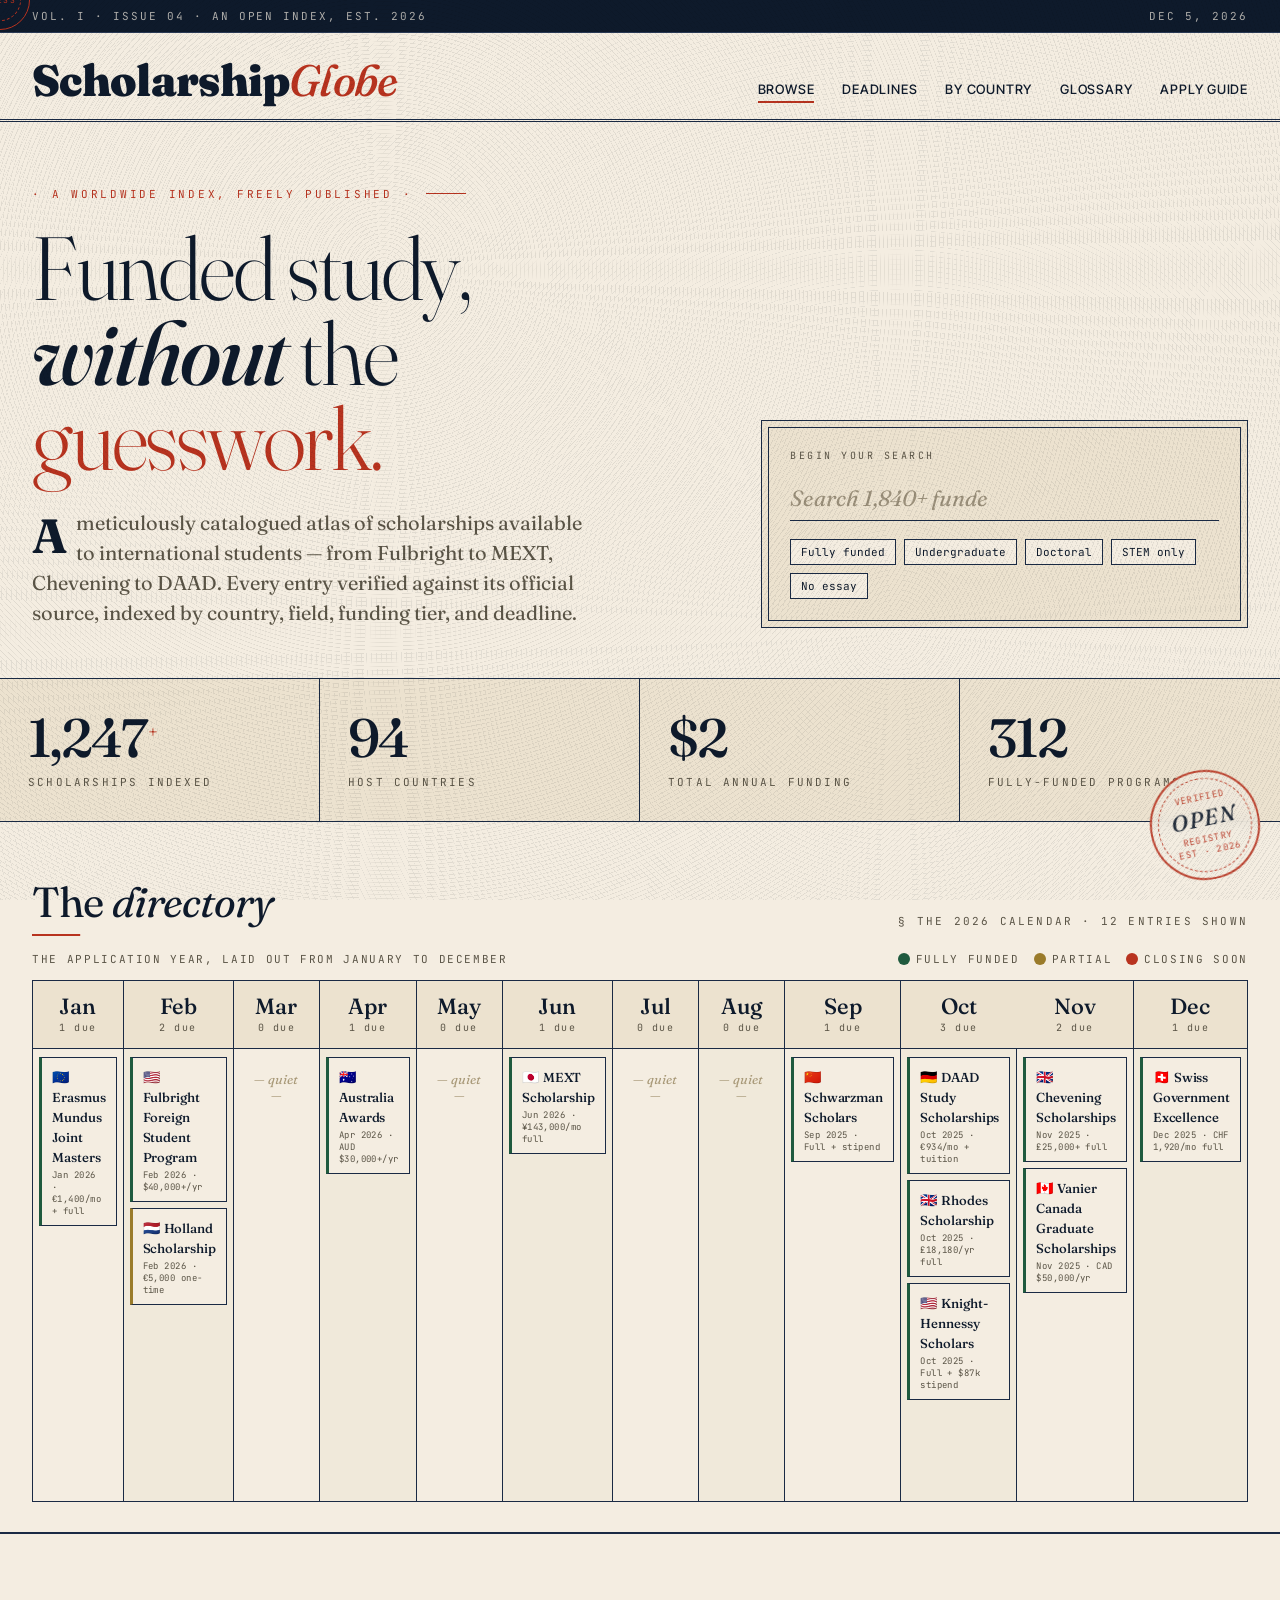
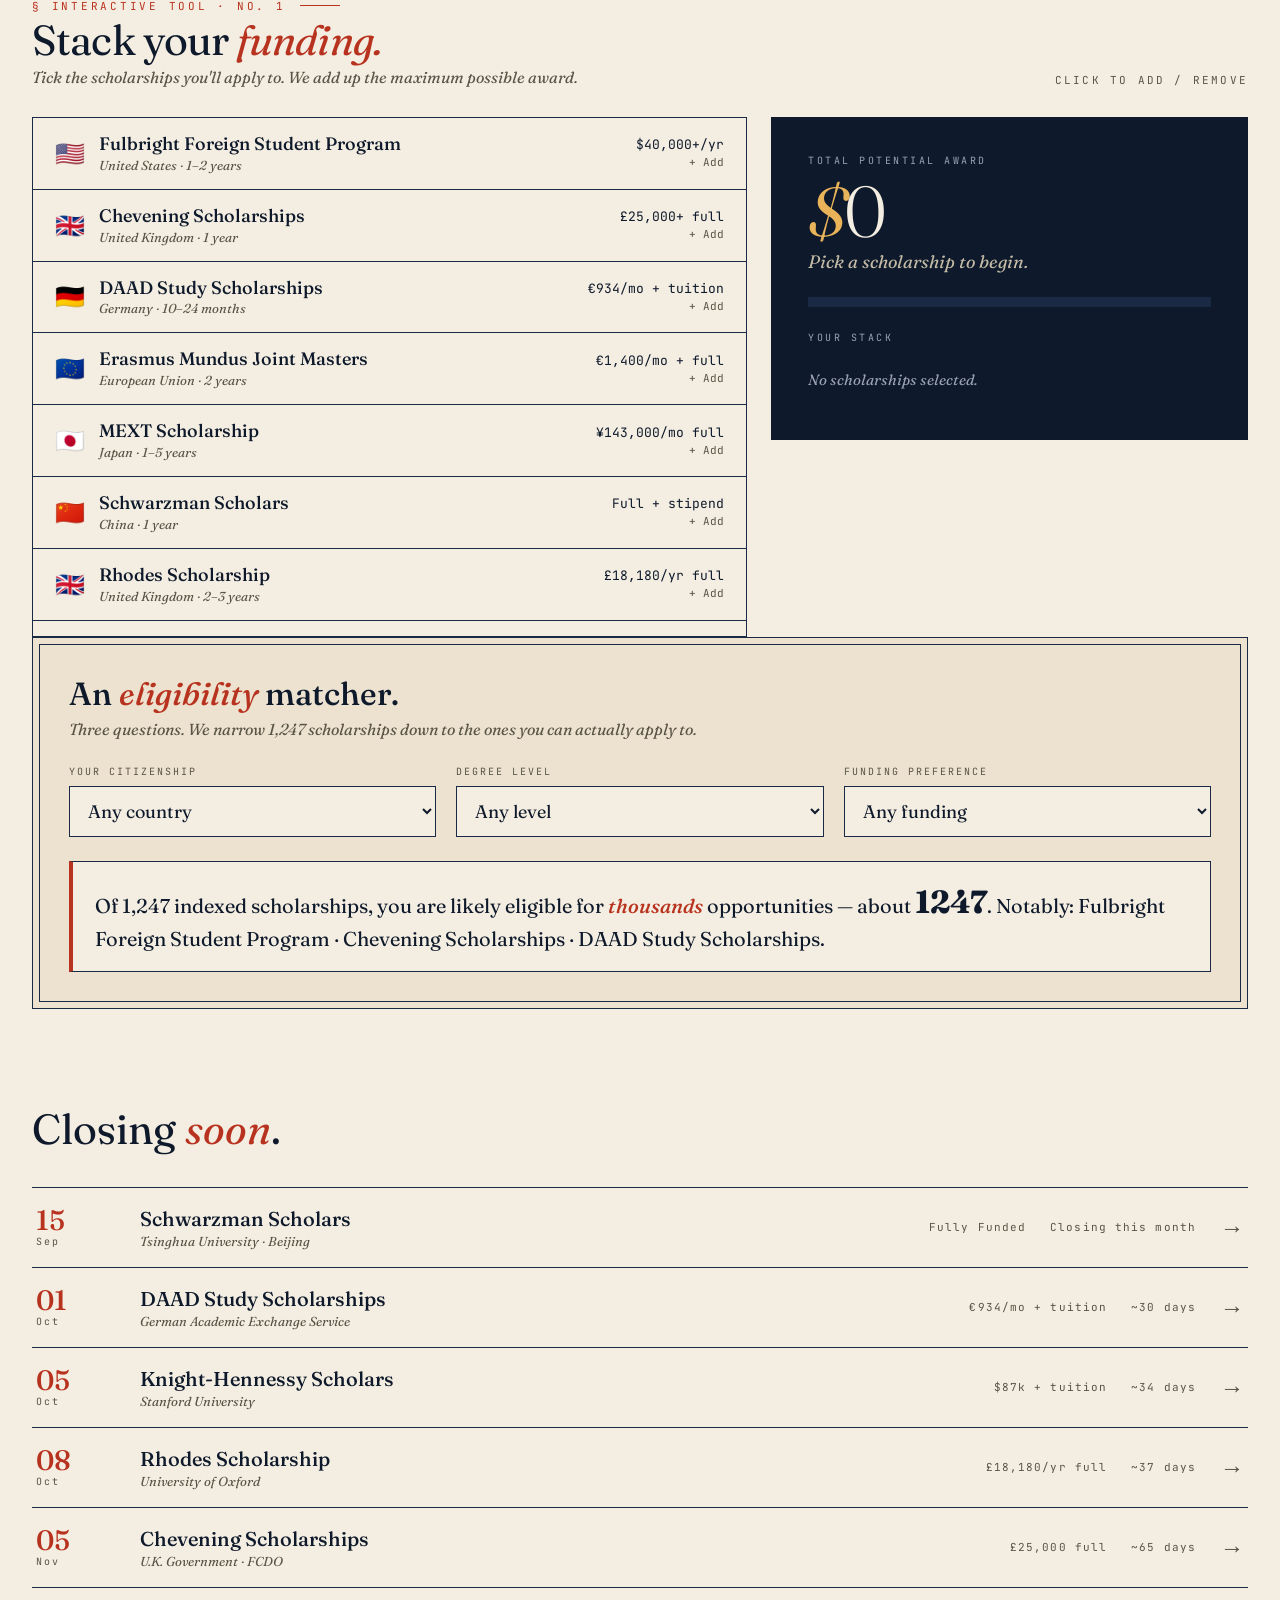
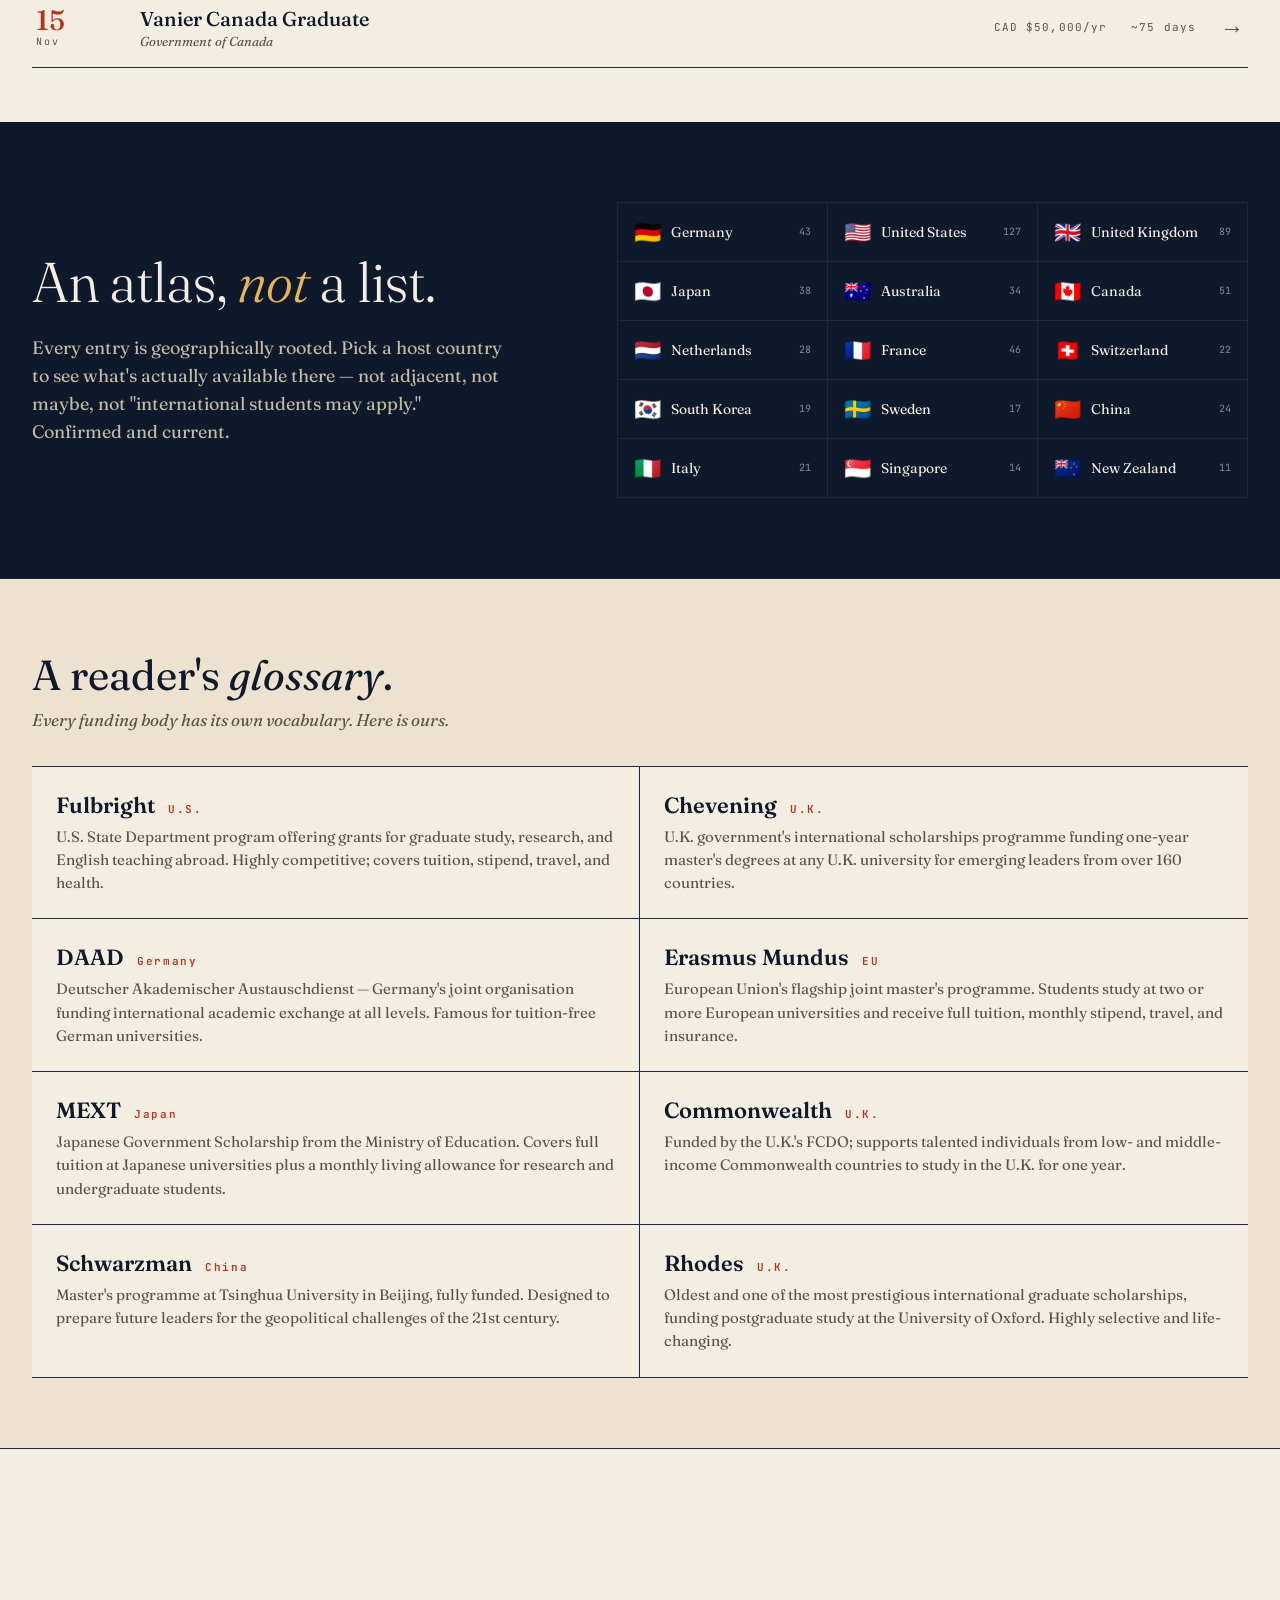
<file: ScholarshipGlobe/index.html>
<!DOCTYPE html>
<html lang="en">
<head>
<meta charset="UTF-8" />
<meta name="viewport" content="width=device-width, initial-scale=1.0" />
<title>ScholarshipGlobe — A worldwide index of funded scholarships</title>
<link rel="preconnect" href="https://fonts.googleapis.com">
<link rel="preconnect" href="https://fonts.gstatic.com" crossorigin>
<link href="https://fonts.googleapis.com/css2?family=Fraunces:ital,opsz,wght@0,9..144,300;0,9..144,500;0,9..144,700;0,9..144,900;1,9..144,400&family=Inter+Tight:wght@400;500;600;700&family=JetBrains+Mono:wght@400;500&display=swap" rel="stylesheet">
<link rel="stylesheet" href="enhance.css">
<style>
  :root{
    --ink:#0e1a2b;
    --paper:#f4ede1;
    --paper-2:#ece2cf;
    --rule:#1a2a44;
    --accent:#b8331f;
    --gold:#9a7b2a;
    --muted:#5a5446;
  }
  *{box-sizing:border-box;margin:0;padding:0}
  html,body{background:var(--paper);color:var(--ink);font-family:'Inter Tight',sans-serif;-webkit-font-smoothing:antialiased}
  a{color:inherit;text-decoration:none}
  button{font-family:inherit;cursor:pointer;border:none;background:none;color:inherit}
  ::selection{background:var(--ink);color:var(--paper)}

  .ribbon{background:var(--ink);color:var(--paper);font-family:'JetBrains Mono',monospace;font-size:11px;letter-spacing:.18em;text-transform:uppercase;padding:9px 32px;display:flex;justify-content:space-between;align-items:center;border-bottom:1px solid #2a3a55}
  .ribbon span{opacity:.7}

  .masthead{padding:28px 32px 18px;border-bottom:3px double var(--rule);display:flex;justify-content:space-between;align-items:flex-end;gap:24px;flex-wrap:wrap}
  .logo{font-family:'Fraunces',serif;font-weight:900;font-size:44px;letter-spacing:-.02em;line-height:.9}
  .logo em{font-style:italic;color:var(--accent);font-weight:500}
  .nav{display:flex;gap:28px;font-size:13px;letter-spacing:.06em;text-transform:uppercase;font-weight:500}
  .nav a{position:relative;padding-bottom:4px}
  .nav a:hover{color:var(--accent)}
  .nav a.active::after{content:"";position:absolute;left:0;right:0;bottom:-2px;height:2px;background:var(--accent)}

  .hero{padding:60px 32px 50px;border-bottom:1px solid var(--rule);position:relative;overflow:hidden}
  .hero-grid{display:grid;grid-template-columns:1.4fr 1fr;gap:48px;max-width:1400px;margin:0 auto}
  .kicker{font-family:'JetBrains Mono',monospace;font-size:11px;letter-spacing:.25em;text-transform:uppercase;color:var(--accent);margin-bottom:24px}
  .headline{font-family:'Fraunces',serif;font-weight:300;font-size:clamp(48px,7vw,96px);line-height:.95;letter-spacing:-.025em;margin-bottom:28px}
  .headline em{font-style:italic;font-weight:500}
  .headline .a{color:var(--accent)}
  .lede{font-family:'Fraunces',serif;font-size:20px;line-height:1.5;max-width:560px;color:var(--muted);font-weight:400}
  .lede::first-letter{font-size:48px;font-weight:700;float:left;line-height:.9;margin:6px 8px 0 0;color:var(--ink);font-family:'Fraunces',serif}
  .search-card{background:var(--paper-2);border:1px solid var(--rule);padding:28px;align-self:end;position:relative}
  .search-card::before{content:"";position:absolute;inset:6px;border:1px solid var(--rule);pointer-events:none}
  .search-label{font-family:'JetBrains Mono',monospace;font-size:10px;letter-spacing:.25em;text-transform:uppercase;color:var(--muted);margin-bottom:14px}
  .search-input{width:100%;background:transparent;border:none;border-bottom:1.5px solid var(--rule);padding:8px 0;font-family:'Fraunces',serif;font-size:22px;color:var(--ink);outline:none}
  .search-input::placeholder{color:#9a8f7a;font-style:italic}
  .search-tags{display:flex;gap:8px;margin-top:18px;flex-wrap:wrap}
  .tag{font-family:'JetBrains Mono',monospace;font-size:11px;padding:5px 10px;border:1px solid var(--rule);background:var(--paper);cursor:pointer;transition:all .15s}
  .tag:hover{background:var(--ink);color:var(--paper)}

  .stats{display:grid;grid-template-columns:repeat(4,1fr);border-bottom:1px solid var(--rule);background:var(--paper-2)}
  .stat{padding:32px 28px;border-right:1px solid var(--rule);text-align:left}
  .stat:last-child{border-right:none}
  .stat-num{font-family:'Fraunces',serif;font-size:54px;font-weight:500;letter-spacing:-.03em;line-height:1}
  .stat-num sup{font-size:18px;color:var(--accent);font-weight:400;margin-left:2px}
  .stat-label{font-family:'JetBrains Mono',monospace;font-size:11px;letter-spacing:.2em;text-transform:uppercase;color:var(--muted);margin-top:10px}

  .sec-head{padding:54px 32px 24px;display:flex;justify-content:space-between;align-items:flex-end;gap:24px;flex-wrap:wrap;max-width:1400px;margin:0 auto}
  .sec-title{font-family:'Fraunces',serif;font-size:42px;font-weight:400;letter-spacing:-.02em}
  .sec-title em{font-style:italic}
  .sec-meta{font-family:'JetBrains Mono',monospace;font-size:11px;letter-spacing:.2em;text-transform:uppercase;color:var(--muted)}

  .timeline{max-width:1400px;margin:0 auto;padding:0 32px 30px;border-bottom:1px solid var(--rule)}
  .tl-legend{font-family:'JetBrains Mono',monospace;font-size:11px;color:var(--muted);letter-spacing:.15em;text-transform:uppercase;margin-bottom:14px;display:flex;justify-content:space-between;align-items:center;gap:14px;flex-wrap:wrap}
  .tl-legend-chips{display:flex;gap:14px}
  .tl-legend-chips span{display:flex;align-items:center;gap:6px}
  .tl-legend-chips i{display:inline-block;width:12px;height:12px;border-radius:50%}
  .months-grid{display:grid;grid-template-columns:repeat(12,1fr);border:1px solid var(--rule);background:var(--paper)}
  .month-col{border-right:1px solid var(--rule);min-height:520px;display:flex;flex-direction:column;background:var(--paper);position:relative}
  .month-col:last-child{border-right:none}
  .month-col:nth-child(even){background:#f0e9da}
  .month-header{padding:14px 10px;border-bottom:1px solid var(--rule);text-align:center;background:var(--paper-2);position:sticky;top:0}
  .month-name{font-family:'Fraunces',serif;font-size:22px;font-weight:500;line-height:1}
  .month-name em{font-style:italic}
  .month-meta{font-family:'JetBrains Mono',monospace;font-size:10px;letter-spacing:.15em;color:var(--muted);margin-top:4px}
  .month-items{padding:8px 6px;display:flex;flex-direction:column;gap:6px;flex:1}
  .tl-item{padding:8px 10px;border:1px solid var(--rule);background:var(--paper);cursor:pointer;transition:all .15s;position:relative;font-family:'Fraunces',serif}
  .tl-item:hover{background:var(--ink);color:var(--paper);transform:translateY(-1px)}
  .tl-item .flg{font-size:14px;display:inline-block;margin-right:4px}
  .tl-item .nm{font-size:13px;font-weight:500;line-height:1.1;letter-spacing:-.005em}
  .tl-item .dl{font-family:'JetBrains Mono',monospace;font-size:9px;color:var(--muted);margin-top:3px;letter-spacing:.05em}
  .tl-item:hover .dl{color:#c4bba6}
  .tl-item.fully{border-left:3px solid #1f5a3e}
  .tl-item.partial{border-left:3px solid var(--gold)}
  .tl-item.urgent{border-left:3px solid var(--accent)}
  .month-empty{padding:14px 8px;text-align:center;font-family:'Fraunces',serif;font-style:italic;font-size:13px;color:#a89978}

  .stack-sec{max-width:1400px;margin:0 auto;padding:60px 32px 0;border-top:1px solid var(--rule)}
  .stack-head{display:flex;justify-content:space-between;align-items:flex-end;flex-wrap:wrap;gap:14px;margin-bottom:30px}
  .stack-h{font-family:'Fraunces',serif;font-size:42px;font-weight:400;letter-spacing:-.02em;line-height:1}
  .stack-h em{font-style:italic;color:var(--accent)}
  .stack-meta{font-family:'JetBrains Mono',monospace;font-size:11px;letter-spacing:.2em;text-transform:uppercase;color:var(--muted)}
  .stack-grid{display:grid;grid-template-columns:1.5fr 1fr;gap:24px}
  .stack-list{border:1px solid var(--rule);background:var(--paper);max-height:520px;overflow-y:auto}
  .stack-item{display:flex;justify-content:space-between;align-items:center;padding:16px 22px;border-bottom:1px solid var(--rule);cursor:pointer;transition:background .15s}
  .stack-item:last-child{border-bottom:none}
  .stack-item:hover{background:var(--paper-2)}
  .stack-item.on{background:#fff3e0;border-left:4px solid var(--accent);padding-left:18px}
  .stack-item-l{display:flex;align-items:center;gap:14px}
  .stack-item .flg{font-size:24px}
  .stack-item .nm{font-family:'Fraunces',serif;font-size:18px;font-weight:500;line-height:1.1}
  .stack-item .ho{font-family:'Fraunces',serif;font-style:italic;font-size:13px;color:var(--muted);margin-top:3px}
  .stack-item .am{font-family:'JetBrains Mono',monospace;font-size:13px;color:var(--ink);text-align:right;white-space:nowrap}
  .stack-summary{background:var(--ink);color:var(--paper);padding:36px;border:1px solid var(--ink);position:sticky;top:20px;align-self:start}
  .stack-summary-label{font-family:'JetBrains Mono',monospace;font-size:10px;letter-spacing:.25em;color:#9aa2b3;text-transform:uppercase;margin-bottom:12px}
  .stack-total{font-family:'Fraunces',serif;font-size:72px;font-weight:300;line-height:.9;letter-spacing:-.03em;margin-bottom:6px}
  .stack-total em{font-style:italic;color:#e9b35a;font-weight:400}
  .stack-total-sub{font-family:'Fraunces',serif;font-style:italic;font-size:18px;color:#c4bba6;margin-bottom:24px}
  .stack-bar{height:10px;background:#1a2a44;display:flex;border-radius:0;margin-bottom:24px;overflow:hidden}
  .stack-bar div{background:linear-gradient(90deg,#e9b35a,#b8331f);transition:width .4s ease}
  .stack-picks{display:flex;flex-direction:column;gap:8px;max-height:240px;overflow-y:auto}
  .stack-pick{font-family:'Fraunces',serif;font-size:14px;display:flex;justify-content:space-between;padding:8px 0;border-bottom:1px solid #1a2a44}
  .stack-pick em{font-family:'JetBrains Mono',monospace;font-style:normal;font-size:11px;color:#e9b35a;letter-spacing:.05em}
  .stack-empty{font-family:'Fraunces',serif;font-style:italic;font-size:15px;color:#9aa2b3;padding:14px 0}

  .elig{max-width:1400px;margin:0 auto;padding:0 32px 40px}
  .elig-card{background:var(--paper-2);border:1px solid var(--rule);padding:36px;position:relative}
  .elig-card::before{content:"";position:absolute;inset:6px;border:1px solid var(--rule);pointer-events:none}
  .elig-h{font-family:'Fraunces',serif;font-size:32px;font-weight:500;margin-bottom:6px}
  .elig-h em{font-style:italic;color:var(--accent)}
  .elig-sub{font-family:'Fraunces',serif;font-style:italic;font-size:16px;color:var(--muted);margin-bottom:26px}
  .elig-row{display:grid;grid-template-columns:repeat(3,1fr);gap:20px;margin-bottom:24px}
  .elig-field label{font-family:'JetBrains Mono',monospace;font-size:10px;letter-spacing:.2em;color:var(--muted);text-transform:uppercase;display:block;margin-bottom:8px}
  .elig-field select{width:100%;padding:12px 14px;border:1px solid var(--rule);background:var(--paper);font-family:'Fraunces',serif;font-size:18px;color:var(--ink);outline:none;cursor:pointer}
  .elig-result{font-family:'Fraunces',serif;font-size:20px;line-height:1.4;padding:18px 22px;background:var(--paper);border:1px solid var(--rule);border-left:4px solid var(--accent)}
  .elig-result em{font-style:italic;color:var(--accent);font-weight:500}
  .elig-result .num{font-size:32px;font-weight:700;color:var(--ink);font-style:normal}

  .map-block{background:var(--ink);color:var(--paper);padding:80px 32px}
  .map-grid{max-width:1400px;margin:0 auto;display:grid;grid-template-columns:1fr 1.2fr;gap:60px;align-items:center}
  .map-grid h2{font-family:'Fraunces',serif;font-size:56px;font-weight:300;letter-spacing:-.02em;line-height:1;margin-bottom:24px}
  .map-grid h2 em{font-style:italic;color:#e9b35a}
  .map-grid p{font-family:'Fraunces',serif;font-size:18px;line-height:1.55;color:#c4bba6;max-width:480px}
  .country-list{display:grid;grid-template-columns:repeat(3,1fr);gap:1px;background:#1a2a44;border:1px solid #1a2a44}
  .country-cell{background:var(--ink);padding:16px;display:flex;align-items:center;gap:10px;cursor:pointer;transition:background .15s}
  .country-cell:hover{background:#15263d}
  .country-cell .flg{font-size:22px}
  .country-cell .nm{font-family:'Fraunces',serif;font-size:14px}
  .country-cell .ct{font-family:'JetBrains Mono',monospace;font-size:10px;color:#7f8aa0;margin-left:auto}

  .ticker{padding:54px 32px;max-width:1400px;margin:0 auto}
  .ticker h2{font-family:'Fraunces',serif;font-size:42px;font-weight:400;margin-bottom:32px}
  .ticker h2 em{font-style:italic;color:var(--accent)}
  .deadline-rows{border-top:1px solid var(--rule)}
  .deadline-row{display:grid;grid-template-columns:80px 1fr auto auto auto;gap:24px;padding:18px 4px;border-bottom:1px solid var(--rule);align-items:center;transition:background .15s;cursor:pointer}
  .deadline-row:hover{background:var(--paper-2)}
  .dl-date{font-family:'JetBrains Mono',monospace;font-size:11px}
  .dl-date .day{font-family:'Fraunces',serif;font-size:28px;font-weight:500;display:block;color:var(--accent);line-height:1}
  .dl-date .mo{letter-spacing:.2em;color:var(--muted);font-size:10px}
  .dl-name{font-family:'Fraunces',serif;font-size:20px;font-weight:500}
  .dl-host{font-family:'Fraunces',serif;font-size:13px;font-style:italic;color:var(--muted);margin-top:2px}
  .dl-meta{font-family:'JetBrains Mono',monospace;font-size:11px;letter-spacing:.1em;color:var(--muted)}
  .dl-arrow{font-family:'Fraunces',serif;font-size:24px;color:var(--muted);transition:transform .2s,color .2s}
  .deadline-row:hover .dl-arrow{transform:translateX(6px);color:var(--accent)}

  .glossary{background:var(--paper-2);padding:70px 32px;border-top:1px solid var(--rule);border-bottom:1px solid var(--rule)}
  .glossary-inner{max-width:1400px;margin:0 auto}
  .glossary h2{font-family:'Fraunces',serif;font-size:42px;font-weight:400;margin-bottom:8px}
  .glossary h2 em{font-style:italic}
  .glossary .sub{font-family:'Fraunces',serif;font-style:italic;font-size:17px;color:var(--muted);margin-bottom:36px}
  .terms{display:grid;grid-template-columns:repeat(2,1fr);gap:0;border-top:1px solid var(--rule)}
  .term{padding:24px;border-bottom:1px solid var(--rule);border-right:1px solid var(--rule);background:var(--paper)}
  .term:nth-child(2n){border-right:none}
  .term dt{font-family:'Fraunces',serif;font-size:22px;font-weight:600;margin-bottom:6px}
  .term dt span{font-family:'JetBrains Mono',monospace;font-size:11px;color:var(--accent);margin-left:8px;letter-spacing:.15em}
  .term dd{font-family:'Fraunces',serif;font-size:15px;color:var(--muted);line-height:1.55}

  .foot{background:var(--ink);color:var(--paper);padding:60px 32px 30px}
  .foot-inner{max-width:1400px;margin:0 auto;display:grid;grid-template-columns:2fr 1fr 1fr 1fr;gap:40px}
  .foot h3{font-family:'Fraunces',serif;font-weight:300;font-size:42px;letter-spacing:-.02em;line-height:1}
  .foot h3 em{font-style:italic;color:#e9b35a}
  .foot p{font-family:'Fraunces',serif;font-style:italic;color:#9aa2b3;margin-top:14px;max-width:340px}
  .foot h4{font-family:'JetBrains Mono',monospace;font-size:11px;letter-spacing:.2em;text-transform:uppercase;color:#9aa2b3;margin-bottom:14px}
  .foot ul{list-style:none;display:flex;flex-direction:column;gap:8px}
  .foot ul a{font-family:'Fraunces',serif;font-size:15px}
  .foot ul a:hover{color:#e9b35a}
  .colophon{max-width:1400px;margin:50px auto 0;border-top:1px solid #2a3a55;padding-top:20px;font-family:'JetBrains Mono',monospace;font-size:10px;letter-spacing:.2em;text-transform:uppercase;color:#7f8aa0;display:flex;justify-content:space-between;flex-wrap:wrap;gap:12px}

  .modal-bg{position:fixed;inset:0;background:rgba(14,26,43,.7);backdrop-filter:blur(4px);display:none;align-items:center;justify-content:center;z-index:100;padding:40px}
  .modal-bg.on{display:flex}
  .modal{background:var(--paper);max-width:780px;width:100%;max-height:90vh;overflow-y:auto;border:1px solid var(--rule);position:relative}
  .modal::before{content:"";position:absolute;inset:6px;border:1px solid var(--rule);pointer-events:none}
  .modal-inner{padding:48px}
  .close{position:absolute;top:18px;right:18px;font-family:'JetBrains Mono',monospace;font-size:12px;letter-spacing:.15em;padding:8px 14px;border:1px solid var(--rule);background:var(--paper);z-index:2}
  .close:hover{background:var(--ink);color:var(--paper)}
  .modal h2{font-family:'Fraunces',serif;font-size:42px;font-weight:500;line-height:1.05;margin-bottom:6px;letter-spacing:-.015em}
  .modal .host-line{font-family:'Fraunces',serif;font-style:italic;font-size:18px;color:var(--muted);margin-bottom:24px}
  .modal-stats{display:grid;grid-template-columns:repeat(4,1fr);border-top:1px solid var(--rule);border-bottom:1px solid var(--rule);margin-bottom:28px}
  .modal-stats > div{padding:16px 12px;border-right:1px solid var(--rule)}
  .modal-stats > div:last-child{border-right:none}
  .modal-stats .l{font-family:'JetBrains Mono',monospace;font-size:10px;letter-spacing:.2em;text-transform:uppercase;color:var(--muted);margin-bottom:4px}
  .modal-stats .v{font-family:'Fraunces',serif;font-size:18px;font-weight:500}
  .modal h3{font-family:'JetBrains Mono',monospace;font-size:11px;letter-spacing:.25em;text-transform:uppercase;color:var(--accent);margin:24px 0 12px}
  .modal p,.modal li{font-family:'Fraunces',serif;font-size:16px;line-height:1.6}
  .modal ul{padding-left:20px;display:flex;flex-direction:column;gap:6px}
  .modal-link{display:inline-block;margin-top:28px;font-family:'JetBrains Mono',monospace;font-size:12px;letter-spacing:.15em;text-transform:uppercase;padding:14px 22px;background:var(--ink);color:var(--paper)}
  .modal-link:hover{background:var(--accent)}

  @media (max-width:980px){
    .hero-grid{grid-template-columns:1fr}
    .stats{grid-template-columns:repeat(2,1fr)}
    .stat:nth-child(2){border-right:none}
    .months-grid{grid-template-columns:repeat(3,1fr)}
    .month-col{min-height:auto;border-bottom:1px solid var(--rule)}
    .elig-row{grid-template-columns:1fr}
    .stack-grid{grid-template-columns:1fr}
    .stack-summary{position:static}
    .map-grid{grid-template-columns:1fr}
    .country-list{grid-template-columns:repeat(2,1fr)}
    .terms{grid-template-columns:1fr}
    .term{border-right:none}
    .foot-inner{grid-template-columns:1fr 1fr}
    .deadline-row{grid-template-columns:70px 1fr;gap:14px}
    .dl-meta,.dl-arrow{display:none}
  }
  @media (max-width:560px){
    .months-grid{grid-template-columns:repeat(2,1fr)}
    .stats{grid-template-columns:1fr}
    .stat{border-right:none}
    .country-list{grid-template-columns:1fr}
  }
</style>
</head>
<body>

<div class="ribbon">
  <span>Vol. I · Issue 04 · An open index, est. 2026</span>
  <span id="dateline"></span>
</div>

<header class="masthead">
  <div class="logo">Scholarship<em>Globe</em></div>
  <nav class="nav">
    <a href="#browse" class="active">Browse</a>
    <a href="#deadlines">Deadlines</a>
    <a href="#countries">By Country</a>
    <a href="#glossary">Glossary</a>
    <a href="#">Apply Guide</a>
  </nav>
</header>

<section class="hero">
  <div class="hero-grid">
    <div>
      <div class="kicker">·  A worldwide index, freely published  ·</div>
      <h1 class="headline">Funded study,<br/><em>without</em> the<br/><span class="a">guesswork.</span></h1>
      <p class="lede">A meticulously catalogued atlas of scholarships available to international students — from Fulbright to MEXT, Chevening to DAAD. Every entry verified against its official source, indexed by country, field, funding tier, and deadline.</p>
    </div>
    <div class="search-card">
      <div class="search-label">Begin your search</div>
      <input class="search-input" placeholder="e.g. computer science, Germany, masters…" />
      <div class="search-tags">
        <button class="tag">Fully funded</button>
        <button class="tag">Undergraduate</button>
        <button class="tag">Doctoral</button>
        <button class="tag">STEM only</button>
        <button class="tag">No essay</button>
      </div>
    </div>
  </div>
</section>

<section class="stats">
  <div class="stat"><div class="stat-num">1,247<sup>+</sup></div><div class="stat-label">Scholarships indexed</div></div>
  <div class="stat"><div class="stat-num">94</div><div class="stat-label">Host countries</div></div>
  <div class="stat"><div class="stat-num">$2.1B</div><div class="stat-label">Total annual funding</div></div>
  <div class="stat"><div class="stat-num">312</div><div class="stat-label">Fully-funded programs</div></div>
</section>

<div id="browse" class="sec-head">
  <h2 class="sec-title">The <em>directory</em></h2>
  <div class="sec-meta">§ The 2026 calendar · <span id="count">12</span> entries shown</div>
</div>

<div class="timeline">
  <div class="tl-legend">
    <span>The application year, laid out from January to December</span>
    <div class="tl-legend-chips">
      <span><i style="background:#1f5a3e"></i> Fully Funded</span>
      <span><i style="background:var(--gold)"></i> Partial</span>
      <span><i style="background:var(--accent)"></i> Closing soon</span>
    </div>
  </div>
  <div class="months-grid" id="months-grid"></div>
</div>

<div class="stack-sec">
  <div class="stack-head">
    <div>
      <div class="kicker" style="margin-bottom:6px">§ Interactive tool · No. 1</div>
      <div class="stack-h">Stack your <em>funding.</em></div>
      <div style="font-family:'Fraunces',serif;font-style:italic;font-size:16px;color:var(--muted);margin-top:6px">Tick the scholarships you'll apply to. We add up the maximum possible award.</div>
    </div>
    <div class="stack-meta">Click to add / remove</div>
  </div>
  <div class="stack-grid">
    <div class="stack-list" id="stack-list"></div>
    <div class="stack-summary">
      <div class="stack-summary-label">Total potential award</div>
      <div class="stack-total"><em>$</em><span id="stack-total">0</span></div>
      <div class="stack-total-sub" id="stack-sub">Pick a scholarship to begin.</div>
      <div class="stack-bar"><div id="stack-bar-fill" style="width:0%"></div></div>
      <div class="stack-summary-label">Your stack</div>
      <div class="stack-picks" id="stack-picks"><div class="stack-empty">No scholarships selected.</div></div>
    </div>
  </div>
</div>

<div class="elig">
  <div class="elig-card">
    <div class="elig-h">An <em>eligibility</em> matcher.</div>
    <div class="elig-sub">Three questions. We narrow 1,247 scholarships down to the ones you can actually apply to.</div>
    <div class="elig-row">
      <div class="elig-field">
        <label>Your citizenship</label>
        <select id="e-citizen">
          <option value="any">Any country</option>
          <option value="commonwealth">Commonwealth nation</option>
          <option value="developing">Developing country</option>
          <option value="eu">EU member</option>
          <option value="us">United States</option>
          <option value="other">Other</option>
        </select>
      </div>
      <div class="elig-field">
        <label>Degree level</label>
        <select id="e-level">
          <option value="any">Any level</option>
          <option value="undergrad">Undergraduate</option>
          <option value="masters">Masters</option>
          <option value="phd">Doctoral / PhD</option>
        </select>
      </div>
      <div class="elig-field">
        <label>Funding preference</label>
        <select id="e-fund">
          <option value="any">Any funding</option>
          <option value="fullyfunded">Fully funded only</option>
        </select>
      </div>
    </div>
    <div class="elig-result" id="elig-result">Adjust the fields above to see your match count.</div>
  </div>
</div>

<section id="deadlines" class="ticker">
  <h2>Closing <em>soon</em>.</h2>
  <div class="deadline-rows" id="deadlines-list"></div>
</section>

<section id="countries" class="map-block">
  <div class="map-grid">
    <div>
      <h2>An atlas, <em>not</em> a list.</h2>
      <p>Every entry is geographically rooted. Pick a host country to see what's actually available there — not adjacent, not maybe, not "international students may apply." Confirmed and current.</p>
    </div>
    <div class="country-list" id="countries-grid"></div>
  </div>
</section>

<section id="glossary" class="glossary">
  <div class="glossary-inner">
    <h2>A reader's <em>glossary</em>.</h2>
    <div class="sub">Every funding body has its own vocabulary. Here is ours.</div>
    <dl class="terms">
      <div class="term"><dt>Fulbright <span>U.S.</span></dt><dd>U.S. State Department program offering grants for graduate study, research, and English teaching abroad. Highly competitive; covers tuition, stipend, travel, and health.</dd></div>
      <div class="term"><dt>Chevening <span>U.K.</span></dt><dd>U.K. government's international scholarships programme funding one-year master's degrees at any U.K. university for emerging leaders from over 160 countries.</dd></div>
      <div class="term"><dt>DAAD <span>Germany</span></dt><dd>Deutscher Akademischer Austauschdienst — Germany's joint organisation funding international academic exchange at all levels. Famous for tuition-free German universities.</dd></div>
      <div class="term"><dt>Erasmus Mundus <span>EU</span></dt><dd>European Union's flagship joint master's programme. Students study at two or more European universities and receive full tuition, monthly stipend, travel, and insurance.</dd></div>
      <div class="term"><dt>MEXT <span>Japan</span></dt><dd>Japanese Government Scholarship from the Ministry of Education. Covers full tuition at Japanese universities plus a monthly living allowance for research and undergraduate students.</dd></div>
      <div class="term"><dt>Commonwealth <span>U.K.</span></dt><dd>Funded by the U.K.'s FCDO; supports talented individuals from low- and middle-income Commonwealth countries to study in the U.K. for one year.</dd></div>
      <div class="term"><dt>Schwarzman <span>China</span></dt><dd>Master's programme at Tsinghua University in Beijing, fully funded. Designed to prepare future leaders for the geopolitical challenges of the 21st century.</dd></div>
      <div class="term"><dt>Rhodes <span>U.K.</span></dt><dd>Oldest and one of the most prestigious international graduate scholarships, funding postgraduate study at the University of Oxford. Highly selective and life-changing.</dd></div>
    </dl>
  </div>
</section>

<footer class="foot">
  <div class="foot-inner">
    <div>
      <h3>Scholarship<em>Globe</em></h3>
      <p>An independently maintained, freely-available index of international scholarships. No paywalls. No referral commissions. No noise.</p>
    </div>
    <div>
      <h4>Index</h4>
      <ul><a>Browse all</a><a>By country</a><a>By field</a><a>By deadline</a></ul>
    </div>
    <div>
      <h4>Resources</h4>
      <ul><a>Application guide</a><a>Essay archive</a><a>Visa primer</a><a>Glossary</a></ul>
    </div>
    <div>
      <h4>About</h4>
      <ul><a>Editorial policy</a><a>Sources cited</a><a>Submit a scholarship</a><a>Contact</a></ul>
    </div>
  </div>
  <div class="colophon">
    <span>Set in Fraunces &amp; Inter Tight</span>
    <span>© ScholarshipGlobe · No rights reserved · Compiled by hand</span>
  </div>
</footer>

<div class="modal-bg" id="modal-bg" onclick="if(event.target===this)closeModal()">
  <div class="modal">
    <button class="close" onclick="closeModal()">Close ×</button>
    <div class="modal-inner" id="modal-body"></div>
  </div>
</div>

<script>
const data = [
  {id:1,name:"Fulbright Foreign Student Program",host:"United States",flag:"🇺🇸",amount:"$40,000+/yr",duration:"1–2 years",level:"Masters · PhD",field:"All fields",deadline:"Feb 2026",region:"americas",tags:["fullyfunded","masters","phd"],desc:"The flagship U.S. government scholarship program for international graduate students. Covers tuition, living stipend, health insurance, and round-trip travel. Administered by the Institute of International Education.",elig:["Citizens of a Fulbright-participating country (160+)","Bachelor's degree by program start","Strong academic record and English proficiency","Demonstrated leadership and home-country impact"],docs:["Statement of grant purpose","Personal statement","3 letters of recommendation","Academic transcripts","TOEFL/IELTS scores"]},
  {id:2,name:"Chevening Scholarships",host:"United Kingdom",flag:"🇬🇧",amount:"£25,000+ full",duration:"1 year",level:"Masters",field:"All fields",deadline:"Nov 2025",region:"europe",tags:["fullyfunded","masters"],desc:"U.K. government's global scholarship for one-year master's degrees at any U.K. university. Designed for emerging leaders with the potential to shape policy in their home country.",elig:["Citizen of an eligible Chevening country","Two years of relevant work experience","Three university course choices","Returns to home country for 2 years after"],docs:["Online application","4 essays (~500 words each)","2 references","Conditional university offer"]},
  {id:3,name:"DAAD Study Scholarships",host:"Germany",flag:"🇩🇪",amount:"€934/mo + tuition",duration:"10–24 months",level:"Masters",field:"All fields",deadline:"Oct 2025",region:"europe",tags:["fullyfunded","masters"],desc:"Germany's largest funding body for international students. Tuition is already free at most German public universities; DAAD adds a monthly stipend, travel, health insurance, and research allowance.",elig:["Bachelor's degree completed within last 6 years","Admission to a German university or research project","Language proficiency (German or English depending on program)"],docs:["CV","Motivation letter","Research proposal (if applicable)","2 academic references","Transcripts"]},
  {id:4,name:"Erasmus Mundus Joint Masters",host:"European Union",flag:"🇪🇺",amount:"€1,400/mo + full",duration:"2 years",level:"Masters",field:"All fields",deadline:"Jan 2026",region:"europe",tags:["fullyfunded","masters","stem"],desc:"Two-year joint master's programmes hosted across multiple European universities. Students typically study in 2–3 countries during their degree. Full tuition plus a generous monthly allowance.",elig:["Bachelor's degree completed","Strong academic record","Proficiency in instruction language","Apply via the specific programme consortium"],docs:["CV","Motivation letter","Bachelor's transcripts and diploma","Language certificates","2 references"]},
  {id:5,name:"MEXT Scholarship",host:"Japan",flag:"🇯🇵",amount:"¥143,000/mo full",duration:"1–5 years",level:"All levels",field:"All fields",deadline:"Jun 2026",region:"asia",tags:["fullyfunded","undergrad","masters","phd"],desc:"Japanese Government Scholarship covering full tuition at any Japanese university plus a generous monthly stipend, round-trip airfare, and waived application/exam fees.",elig:["Aged under 35 (Research)","Under 25 (Undergraduate)","Citizen of a country with Japanese diplomatic relations","Willingness to study Japanese"],docs:["Application form","Academic transcripts","Research plan (graduate)","Recommendation letters","Health certificate"]},
  {id:6,name:"Schwarzman Scholars",host:"China",flag:"🇨🇳",amount:"Full + stipend",duration:"1 year",level:"Masters",field:"Global Affairs",deadline:"Sep 2025",region:"asia",tags:["fullyfunded","masters"],desc:"Fully funded one-year master's at Tsinghua University in Beijing. Cohort of ~150 from around the world. Designed to prepare leaders for the geopolitical challenges of the 21st century.",elig:["Bachelor's degree by program start","Under 29 years old","Proven leadership","English proficiency"],docs:["Online application","Resume","2 essays","6 references","Video interview"]},
  {id:7,name:"Rhodes Scholarship",host:"United Kingdom",flag:"🇬🇧",amount:"£18,180/yr full",duration:"2–3 years",level:"Postgraduate",field:"All fields",deadline:"Oct 2025",region:"europe",tags:["fullyfunded","masters","phd"],desc:"Oldest and most prestigious international graduate scholarship. Funds postgraduate study at the University of Oxford. ~100 Scholars selected globally each year.",elig:["Age 18–23 typically","Strong academic record","Demonstrated leadership and character","Citizen of an eligible country"],docs:["Personal statement","Academic transcript","5–8 references","CV","Photograph"]},
  {id:8,name:"Australia Awards",host:"Australia",flag:"🇦🇺",amount:"AUD $30,000+/yr",duration:"2–4 years",level:"Undergraduate · Masters",field:"All fields",deadline:"Apr 2026",region:"asia",tags:["fullyfunded","undergrad","masters"],desc:"Long-term scholarships funded by the Australian Government for citizens of partner countries — primarily Indo-Pacific. Covers full tuition, living costs, and return travel.",elig:["Citizen of an Australia Awards partner country","Minimum 2 years relevant work experience","Not married to an Australian citizen/PR","Return home for 2 years after"],docs:["Online application","CV","Academic transcripts","References","English test results"]},
  {id:9,name:"Knight-Hennessy Scholars",host:"United States",flag:"🇺🇸",amount:"Full + $87k stipend",duration:"3 years",level:"Graduate",field:"All Stanford programs",deadline:"Oct 2025",region:"americas",tags:["fullyfunded","masters","phd"],desc:"Fully-funded graduate scholarship at Stanford University across all schools. ~100 scholars per cohort. Combines funding with a leadership development program.",elig:["Bachelor's degree completed within last 7 years","Admission to a Stanford graduate program","Strong leadership potential"],docs:["Online application","2 essays","2 short videos","3 recommendations","Stanford program application"]},
  {id:10,name:"Holland Scholarship",host:"Netherlands",flag:"🇳🇱",amount:"€5,000 one-time",duration:"1 year",level:"Undergraduate · Masters",field:"All fields",deadline:"Feb 2026",region:"europe",tags:["undergrad","masters"],desc:"Joint scholarship from the Dutch Ministry of Education and Dutch research universities. Awarded to international students from outside the EU/EEA studying in the Netherlands.",elig:["Non-EU/EEA nationality","Admission to a Dutch research university","Strong academic performance"],docs:["University application","Motivation letter","Transcripts","Reference letter"]},
  {id:11,name:"Vanier Canada Graduate Scholarships",host:"Canada",flag:"🇨🇦",amount:"CAD $50,000/yr",duration:"3 years",level:"Doctoral",field:"All fields",deadline:"Nov 2025",region:"americas",tags:["fullyfunded","phd","stem"],desc:"Canada's premier doctoral scholarship — three years of full funding for international and domestic PhD students at participating Canadian universities. Recognises academic excellence and leadership.",elig:["Pursuing a doctoral program at a Canadian institution","First-time doctoral candidate","Strong research potential and leadership"],docs:["Two leadership reference letters","Research proposal","CV (Canadian Common CV)","Transcripts"]},
  {id:12,name:"Swiss Government Excellence",host:"Switzerland",flag:"🇨🇭",amount:"CHF 1,920/mo full",duration:"1–3 years",level:"Masters · PhD · Postdoc",field:"All fields",deadline:"Dec 2025",region:"europe",tags:["fullyfunded","masters","phd","stem"],desc:"Federal Commission for Scholarships for Foreign Students. Funds postgraduate research at Swiss public universities. Monthly stipend, tuition waiver, health insurance, half-fare travel card.",elig:["Master's degree by program start","Under 35 years old","Citizen of an eligible country"],docs:["Application form","Research project","Acceptance letter from supervisor","References","CV"]}
];

const countries = [
  {name:"Germany",count:43,flg:"🇩🇪"},{name:"United States",count:127,flg:"🇺🇸"},{name:"United Kingdom",count:89,flg:"🇬🇧"},
  {name:"Japan",count:38,flg:"🇯🇵"},{name:"Australia",count:34,flg:"🇦🇺"},{name:"Canada",count:51,flg:"🇨🇦"},
  {name:"Netherlands",count:28,flg:"🇳🇱"},{name:"France",count:46,flg:"🇫🇷"},{name:"Switzerland",count:22,flg:"🇨🇭"},
  {name:"South Korea",count:19,flg:"🇰🇷"},{name:"Sweden",count:17,flg:"🇸🇪"},{name:"China",count:24,flg:"🇨🇳"},
  {name:"Italy",count:21,flg:"🇮🇹"},{name:"Singapore",count:14,flg:"🇸🇬"},{name:"New Zealand",count:11,flg:"🇳🇿"}
];

const countEl = document.getElementById('count');
const months = ['Jan','Feb','Mar','Apr','May','Jun','Jul','Aug','Sep','Oct','Nov','Dec'];

function getMonthIdx(deadlineStr){
  const m = deadlineStr.split(' ')[0];
  return months.indexOf(m);
}

function renderTimeline(){
  const mg = document.getElementById('months-grid');
  mg.innerHTML='';
  months.forEach((m,i)=>{
    const items = data.filter(d => getMonthIdx(d.deadline)===i);
    const col = document.createElement('div');
    col.className='month-col';
    let body = items.length===0
      ? `<div class="month-empty">— quiet —</div>`
      : items.map(d=>{
          const cls = d.tags.includes('fullyfunded') ? 'fully' : 'partial';
          return `<div class="tl-item ${cls}" data-id="${d.id}"><span class="flg">${d.flag}</span><span class="nm">${d.name}</span><div class="dl">${d.deadline} · ${d.amount}</div></div>`;
        }).join('');
    col.innerHTML = `
      <div class="month-header">
        <div class="month-name">${m}</div>
        <div class="month-meta">${items.length} due</div>
      </div>
      <div class="month-items">${body}</div>
    `;
    mg.appendChild(col);
  });
  countEl.textContent = data.length;
  document.querySelectorAll('.tl-item').forEach(el=>{
    el.onclick = ()=>{
      const d = data.find(x=>x.id==el.dataset.id);
      if(d) openModal(d);
    };
  });
}

function recalcElig(){
  const cit = document.getElementById('e-citizen').value;
  const lvl = document.getElementById('e-level').value;
  const fund = document.getElementById('e-fund').value;
  let matches = data.length;
  let pool = data;
  if(lvl!=='any') pool = pool.filter(d => d.tags.includes(lvl));
  if(fund==='fullyfunded') pool = pool.filter(d => d.tags.includes('fullyfunded'));

  let factor = 1;
  if(cit==='commonwealth') factor=0.68;
  else if(cit==='developing') factor=0.58;
  else if(cit==='eu') factor=0.74;
  else if(cit==='us') factor=0.42;
  else if(cit==='other') factor=0.81;
  const scaled = Math.round((pool.length/data.length)*1247*factor);
  const top = pool.slice(0,3).map(d=>d.name).join(' · ');
  const word = scaled>800?'thousands':scaled>200?'plenty of':scaled>50?'a focused set of':'a narrow shortlist of';
  document.getElementById('elig-result').innerHTML = `Of 1,247 indexed scholarships, you are likely eligible for <em>${word}</em> opportunities — about <span class="num">${scaled}</span>. ${top? 'Notably: '+top+'.' : ''}`;
}
document.getElementById('e-citizen').onchange=recalcElig;
document.getElementById('e-level').onchange=recalcElig;
document.getElementById('e-fund').onchange=recalcElig;

document.getElementById('countries-grid').innerHTML = countries.map(c=>`
  <div class="country-cell"><span class="flg">${c.flg}</span><span class="nm">${c.name}</span><span class="ct">${c.count}</span></div>
`).join('');

const dl = [
  {day:"15",mo:"Sep",name:"Schwarzman Scholars",host:"Tsinghua University · Beijing",amount:"Fully Funded",rem:"Closing this month"},
  {day:"01",mo:"Oct",name:"DAAD Study Scholarships",host:"German Academic Exchange Service",amount:"€934/mo + tuition",rem:"~30 days"},
  {day:"05",mo:"Oct",name:"Knight-Hennessy Scholars",host:"Stanford University",amount:"$87k + tuition",rem:"~34 days"},
  {day:"08",mo:"Oct",name:"Rhodes Scholarship",host:"University of Oxford",amount:"£18,180/yr full",rem:"~37 days"},
  {day:"05",mo:"Nov",name:"Chevening Scholarships",host:"U.K. Government · FCDO",amount:"£25,000 full",rem:"~65 days"},
  {day:"15",mo:"Nov",name:"Vanier Canada Graduate",host:"Government of Canada",amount:"CAD $50,000/yr",rem:"~75 days"}
];
document.getElementById('deadlines-list').innerHTML = dl.map(d=>`
  <div class="deadline-row">
    <div class="dl-date"><span class="day">${d.day}</span><span class="mo">${d.mo}</span></div>
    <div><div class="dl-name">${d.name}</div><div class="dl-host">${d.host}</div></div>
    <div class="dl-meta">${d.amount}</div>
    <div class="dl-meta">${d.rem}</div>
    <div class="dl-arrow">→</div>
  </div>
`).join('');

function openModal(d){
  const fully = d.tags.includes('fullyfunded');
  document.getElementById('modal-body').innerHTML = `
    <div style="font-size:48px;line-height:1;margin-bottom:12px">${d.flag}</div>
    <h2>${d.name}</h2>
    <div class="host-line">${d.host} · ${fully?'Fully Funded':'Partial Funding'}</div>
    <div class="modal-stats">
      <div><div class="l">Award</div><div class="v">${d.amount}</div></div>
      <div><div class="l">Duration</div><div class="v">${d.duration}</div></div>
      <div><div class="l">Level</div><div class="v">${d.level}</div></div>
      <div><div class="l">Deadline</div><div class="v" style="color:var(--accent)">${d.deadline}</div></div>
    </div>
    <p>${d.desc}</p>
    <h3>Eligibility</h3>
    <ul>${d.elig.map(e=>`<li>${e}</li>`).join('')}</ul>
    <h3>Documents Required</h3>
    <ul>${d.docs.map(e=>`<li>${e}</li>`).join('')}</ul>
    <a class="modal-link" href="#">Visit official page →</a>
  `;
  document.getElementById('modal-bg').classList.add('on');
}
function closeModal(){document.getElementById('modal-bg').classList.remove('on')}
document.addEventListener('keydown',e=>{if(e.key==='Escape')closeModal()});

// Date in ribbon
(function(){
const mo=['Jan','Feb','Mar','Apr','May','Jun','Jul','Aug','Sep','Oct','Nov','Dec'];
const t=new Date();
document.getElementById('dateline').textContent = `${mo[t.getMonth()]} ${t.getDate()}, ${t.getFullYear()}`;
})();

// Stack tool
const stack = new Set();
function parseAward(s){
  // Extract first number, naive USD estimate
  const m = s.match(/[\$£€¥]?([\d,]+)/);
  if(!m) return 20000;
  let n = parseInt(m[1].replace(/,/g,''));
  if(s.includes('£')) n*=1.25;
  else if(s.includes('€')) n*=1.07;
  else if(s.includes('¥')&&!s.includes('143')) n*=0.0067;
  else if(s.includes('143')) n=22000;
  else if(s.includes('CHF')) n*=1.12;
  else if(s.includes('AUD')) n*=0.66;
  else if(s.includes('CAD')) n*=0.74;
  // Annualised est for multi-year programs
  if(s.includes('mo')) n*=12;
  return Math.round(n);
}
function renderStack(){
  const list = document.getElementById('stack-list');
  list.innerHTML = data.map(d=>{
    const on = stack.has(d.id);
    return `<div class="stack-item ${on?'on':''}" data-id="${d.id}">
      <div class="stack-item-l">
        <span class="flg">${d.flag}</span>
        <div>
          <div class="nm">${d.name}</div>
          <div class="ho">${d.host} · ${d.duration}</div>
        </div>
      </div>
      <div class="am">${d.amount}<br/><em style="color:${on?'var(--accent)':'var(--muted)'};font-style:normal;font-size:11px">${on?'✓ Added':'+ Add'}</em></div>
    </div>`;
  }).join('');
  list.querySelectorAll('.stack-item').forEach(el=>{
    el.onclick = ()=>{
      const id = +el.dataset.id;
      if(stack.has(id)) stack.delete(id);
      else stack.add(id);
      renderStack();
      renderStackSummary();
    };
  });
}
function renderStackSummary(){
  const picks = [...stack].map(id=>data.find(d=>d.id===id));
  const total = picks.reduce((s,p)=>s+parseAward(p.amount),0);
  document.getElementById('stack-total').textContent = total.toLocaleString();
  document.getElementById('stack-bar-fill').style.width = Math.min(100,(total/300000)*100)+'%';
  const sub = total===0?'Pick a scholarship to begin.'
    : total<50000?'A meaningful start. Keep stacking.'
    : total<150000?'Solid funding base. You could stop here.'
    : total<300000?'You\'re looking at a fully-funded multi-year path.'
    : 'Extraordinary stack. Most schools cap stacking — check terms.';
  document.getElementById('stack-sub').textContent = sub;
  const wrap = document.getElementById('stack-picks');
  if(picks.length===0) wrap.innerHTML = '<div class="stack-empty">No scholarships selected.</div>';
  else wrap.innerHTML = picks.map(p=>`<div class="stack-pick"><span>${p.flag} ${p.name.slice(0,38)}${p.name.length>38?'…':''}</span><em>$${parseAward(p.amount).toLocaleString()}</em></div>`).join('');
}
renderTimeline();
recalcElig();
renderStack();
renderStackSummary();
</script>
<script src="enhance.js"></script>
</body>
</html>
</file>
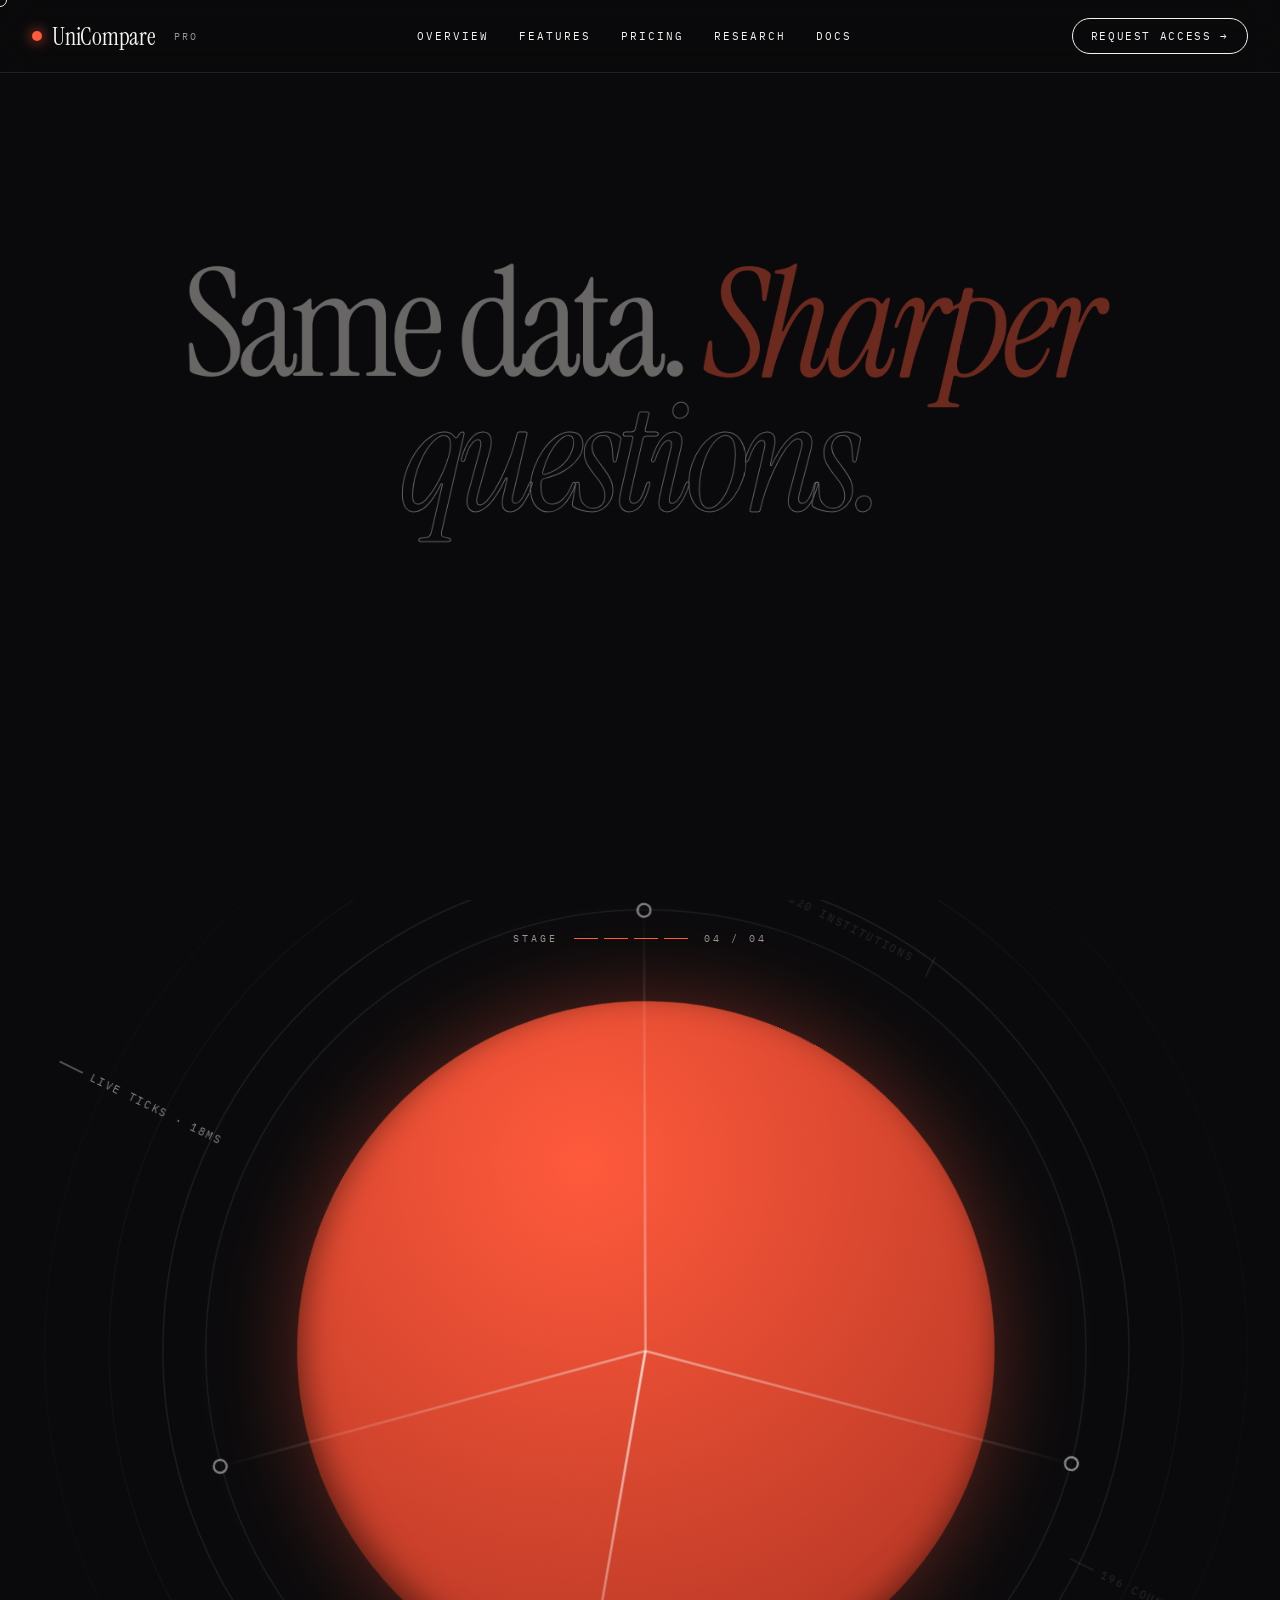
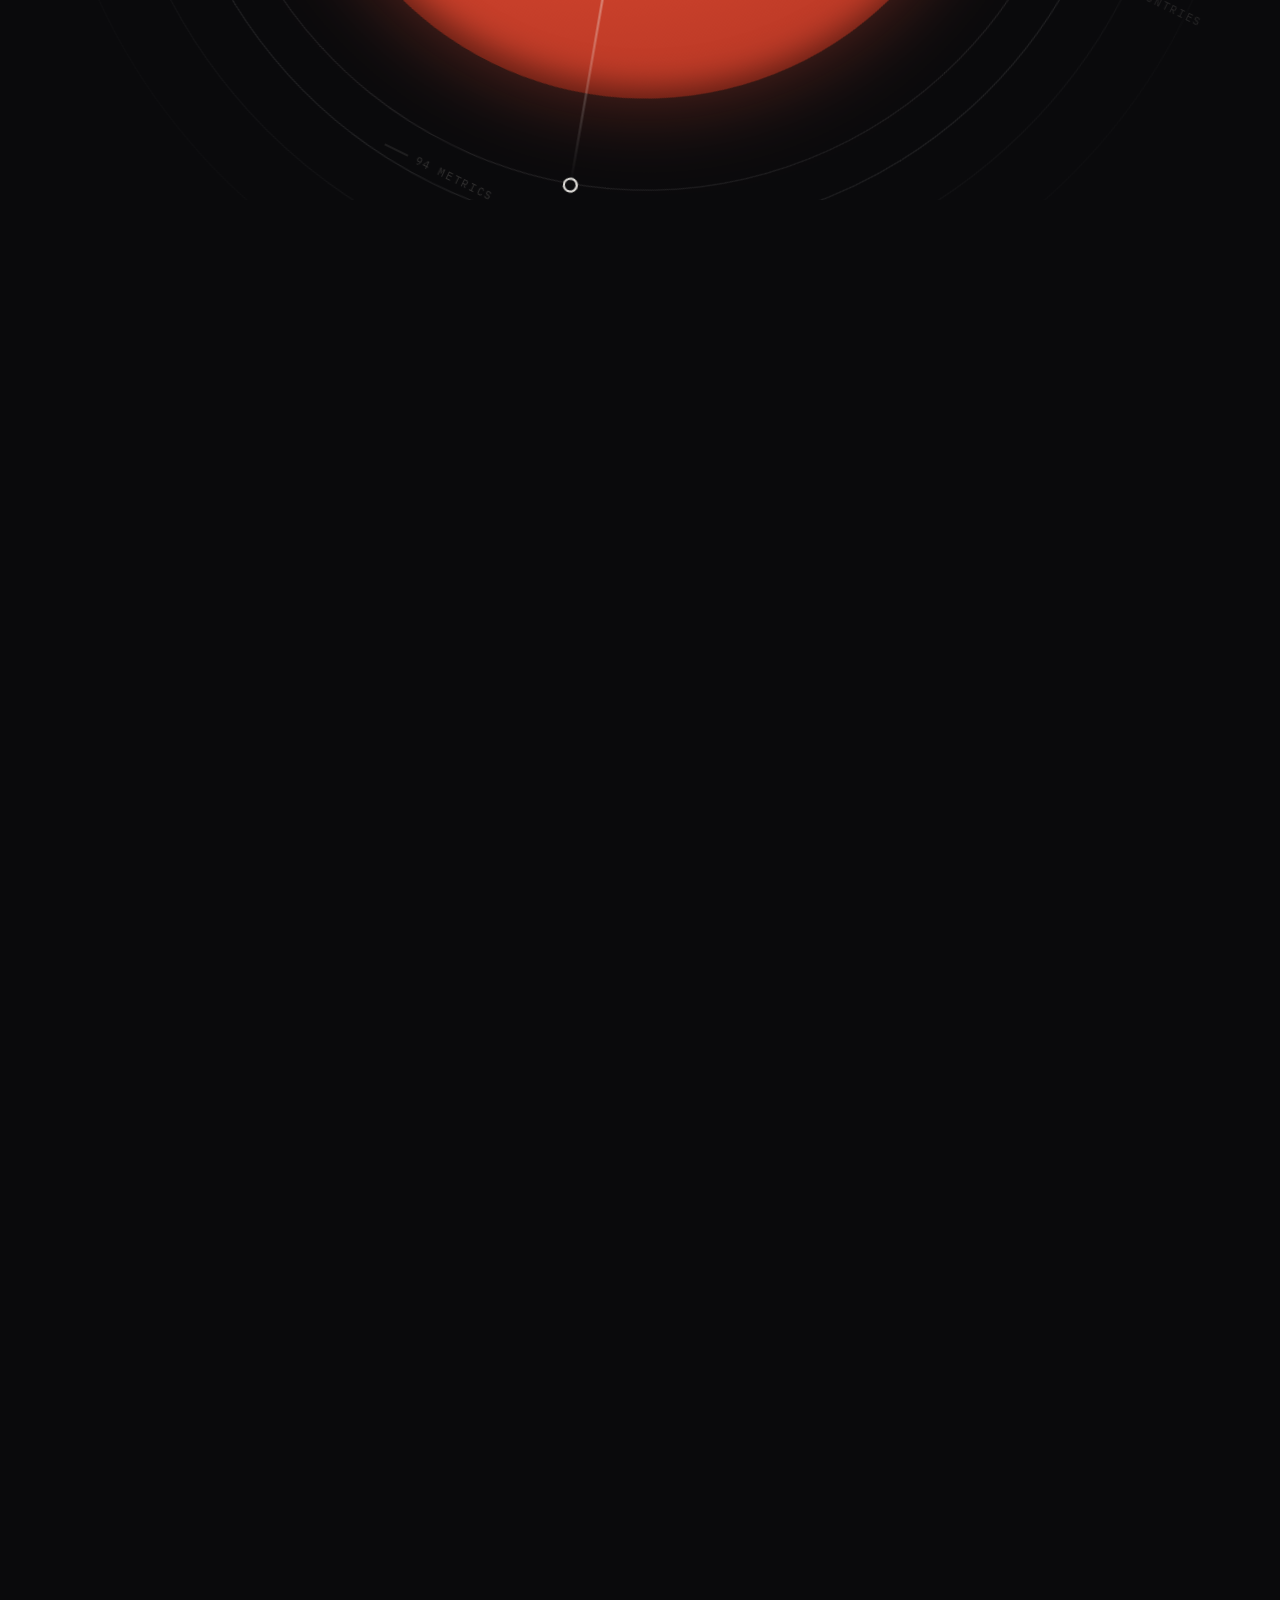
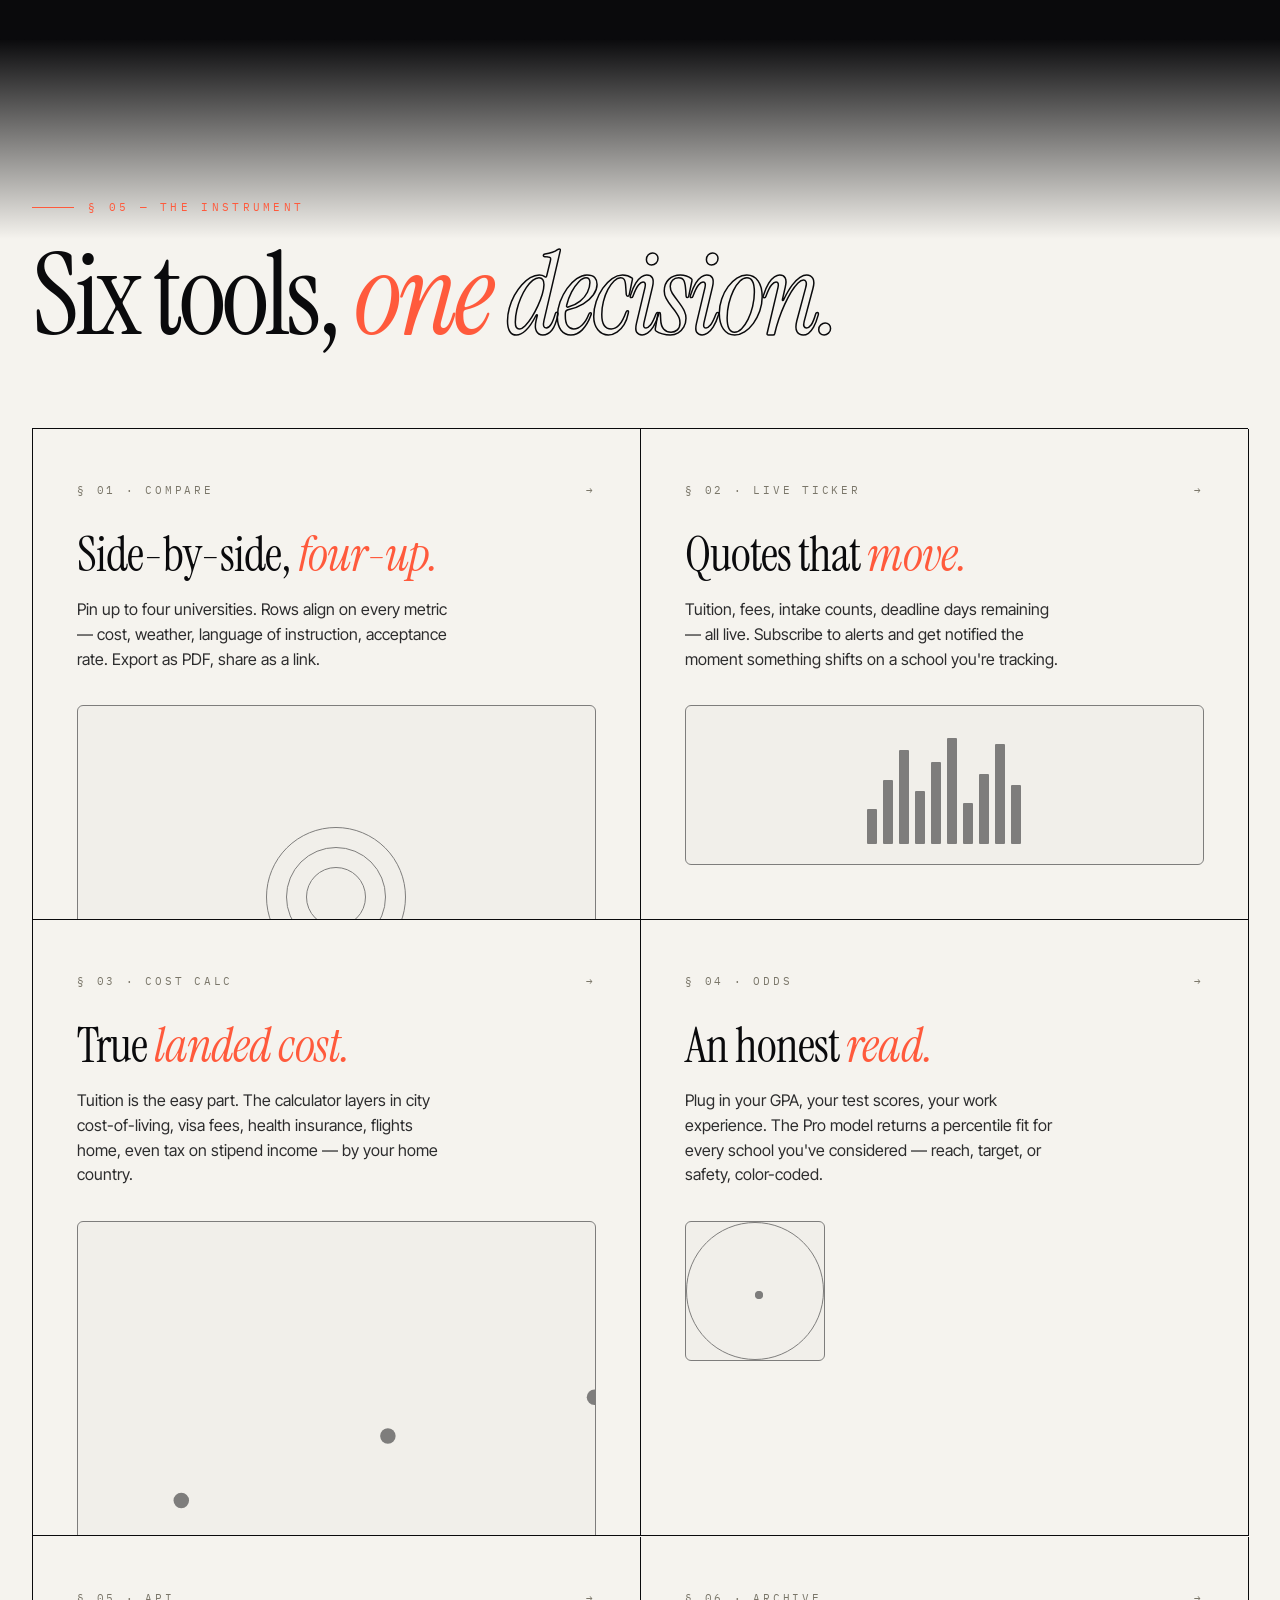
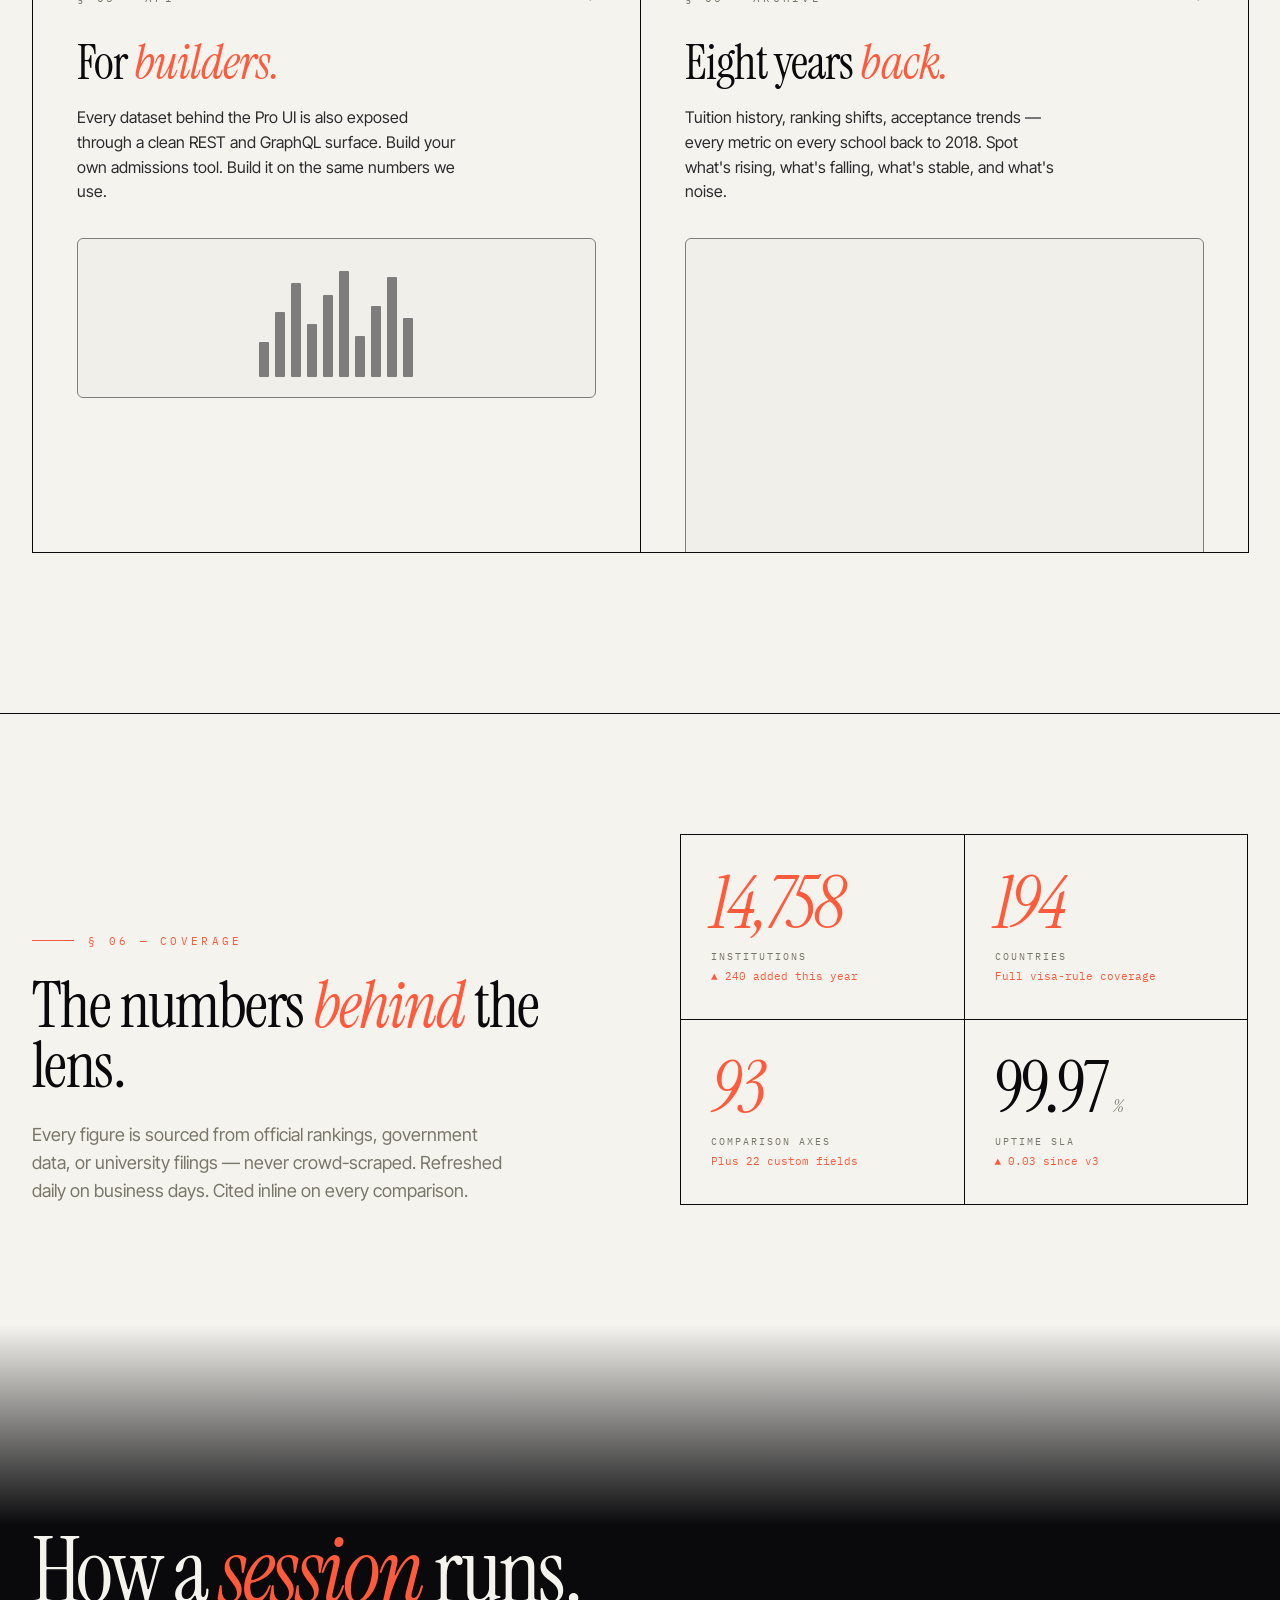
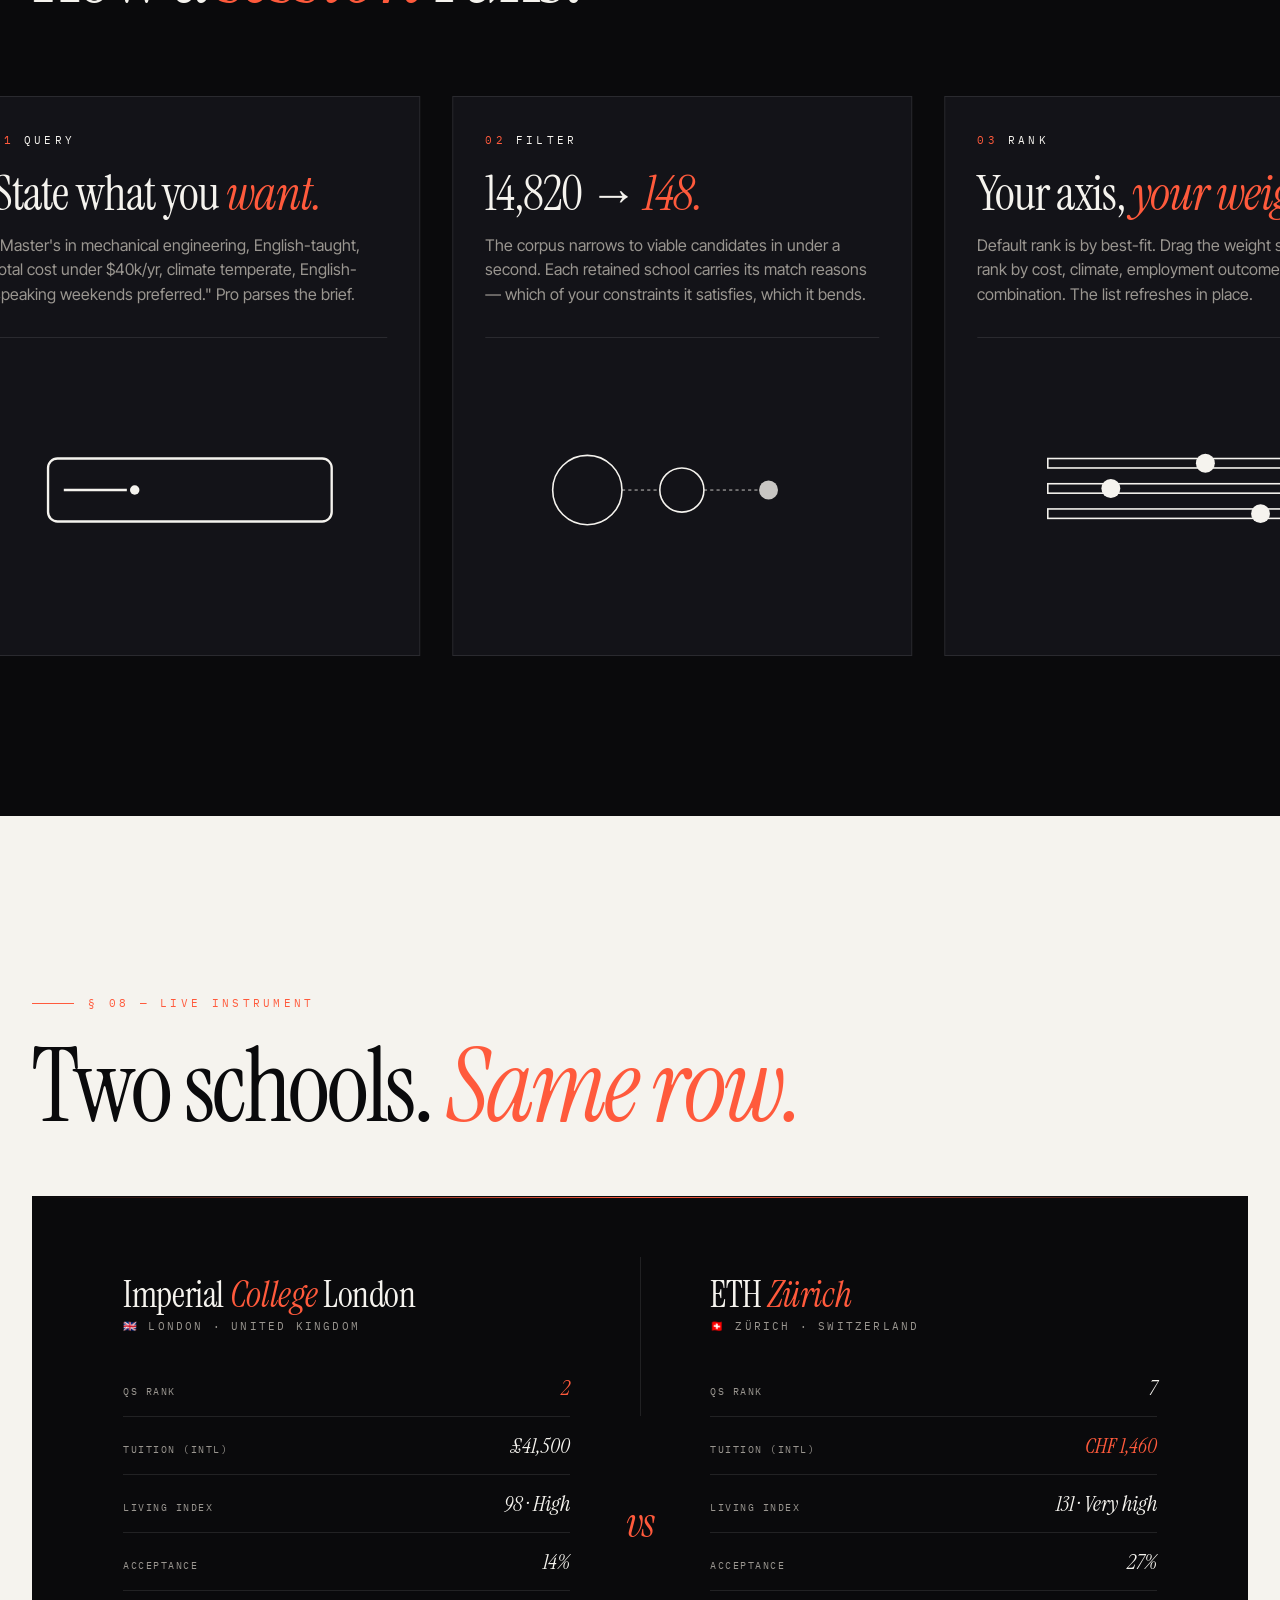
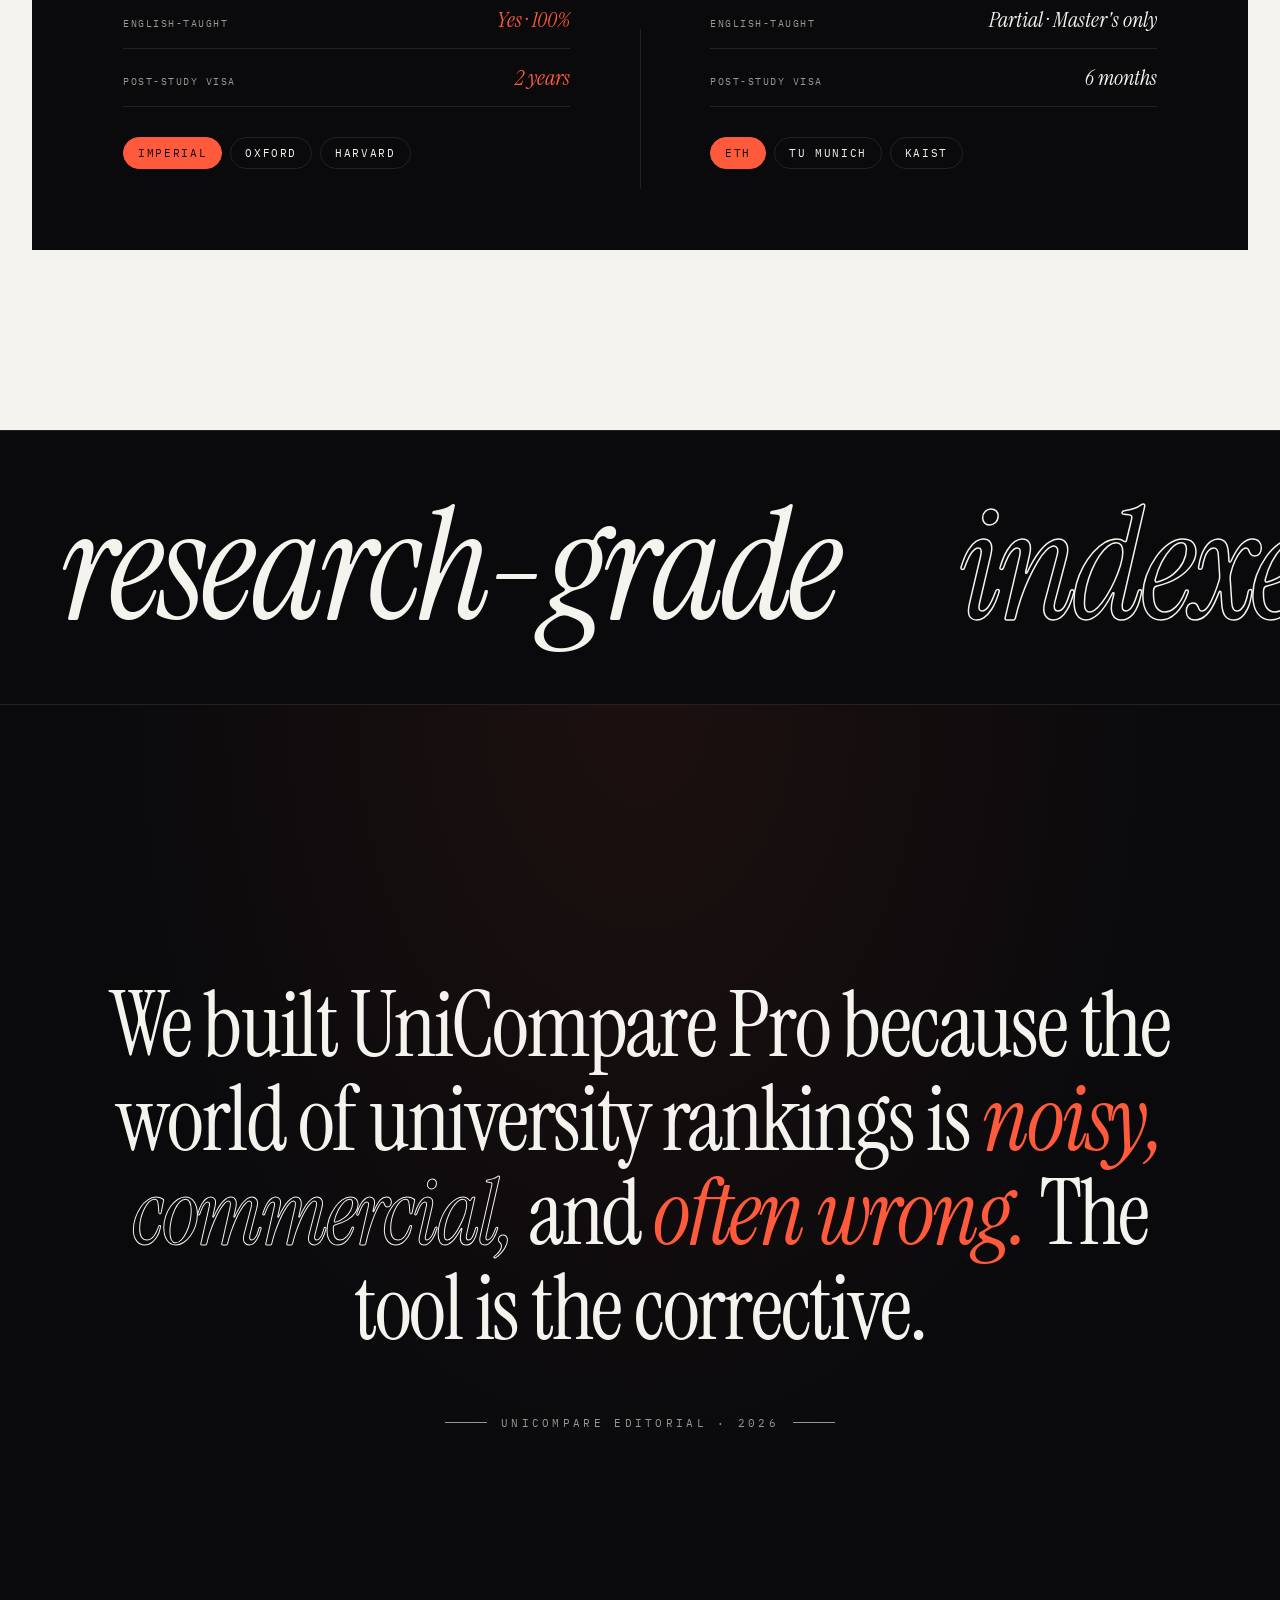
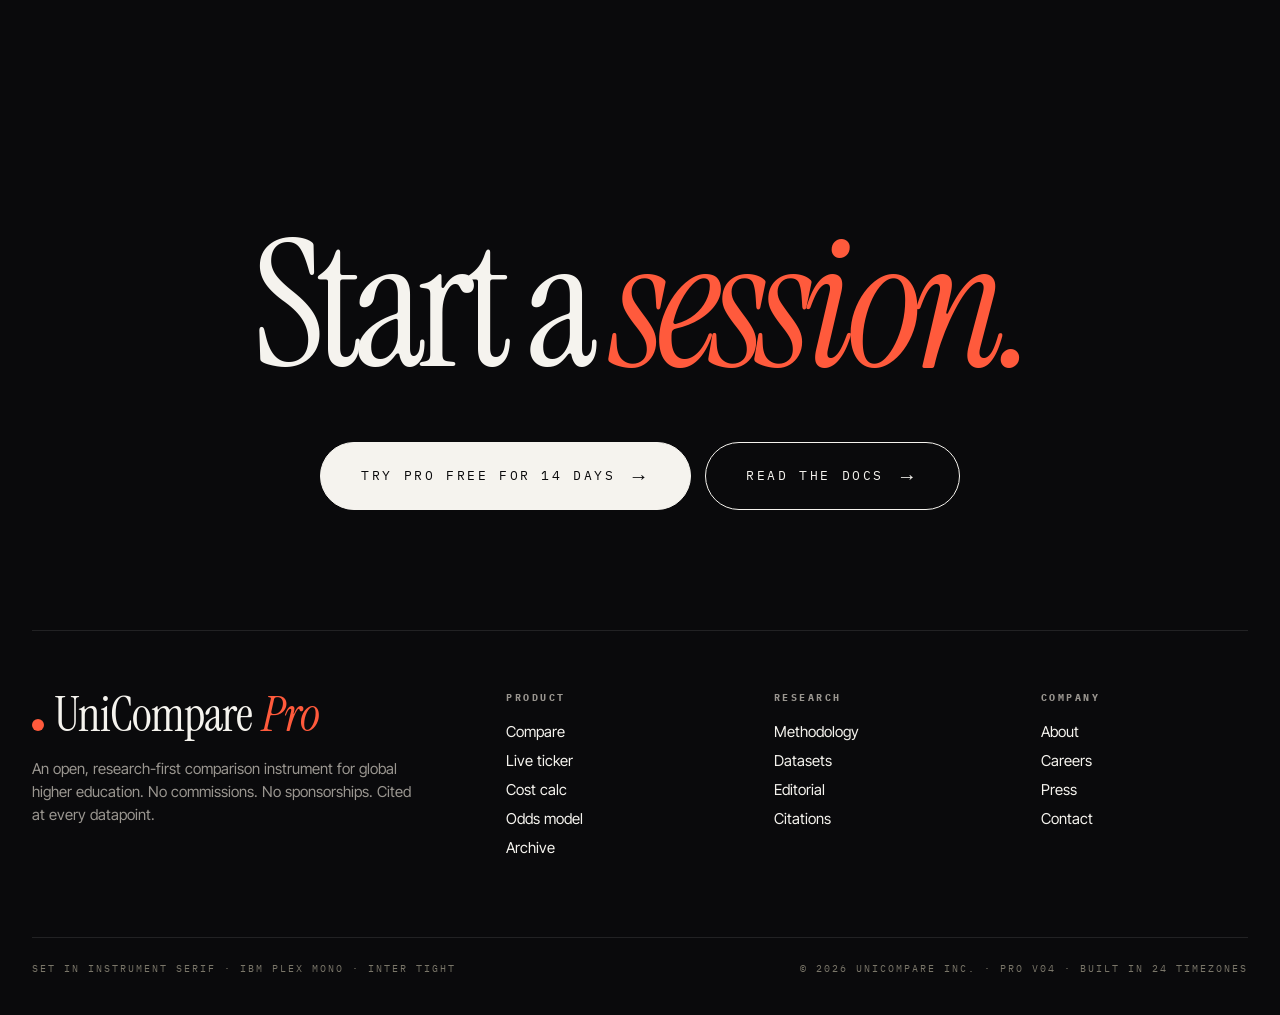
<file: UniCompare/index.html>
<!DOCTYPE html>
<html lang="en">
<head>
<meta charset="UTF-8" />
<meta name="viewport" content="width=device-width, initial-scale=1.0" />
<title>UniCompare Pro — The research instrument for higher education</title>
<link rel="preconnect" href="https://fonts.googleapis.com">
<link rel="preconnect" href="https://fonts.gstatic.com" crossorigin>
<link href="https://fonts.googleapis.com/css2?family=Instrument+Serif:ital@0;1&family=IBM+Plex+Mono:wght@300;400;500&family=Inter+Tight:wght@200;300;400;500;600;700&display=swap" rel="stylesheet">
<style>
  :root{
    --bg:#0a0a0c;
    --bg-soft:#131318;
    --bg-light:#f5f3ee;
    --bg-light-2:#eae6dc;
    --ink:#0a0a0c;
    --paper:#f5f3ee;
    --mute:#7a7669;
    --mute-d:#9a9690;
    --hot:#ff5a3c;
    --blue:#3a6fff;
    --gold:#d4a955;
    --line-d:rgba(245,243,238,.1);
    --line-l:rgba(10,10,12,.12);
  }
  *{box-sizing:border-box;margin:0;padding:0}
  html{scroll-behavior:auto}
  html,body{background:var(--bg);color:var(--paper);font-family:'Inter Tight',sans-serif;-webkit-font-smoothing:antialiased;overflow-x:clip}
  body{cursor:none}
  @media (hover:none){body{cursor:auto}}
  a{color:inherit;text-decoration:none}
  button{font-family:inherit;cursor:none;border:none;background:none;color:inherit}
  ::selection{background:var(--hot);color:var(--paper)}

  .cur{position:fixed;left:0;top:0;width:14px;height:14px;border:1.5px solid var(--paper);border-radius:50%;pointer-events:none;z-index:200;transform:translate(-50%,-50%);transition:width .25s,height .25s,background .2s,border-color .25s;mix-blend-mode:difference}
  .cur.hot{width:48px;height:48px;background:var(--paper)}
  .cur.dark{border-color:var(--ink);mix-blend-mode:normal}
  .cur.dark.hot{background:var(--ink);border-color:var(--ink)}

  .nav{position:fixed;top:0;left:0;right:0;z-index:50;display:flex;justify-content:space-between;align-items:center;padding:18px 32px;font-family:'IBM Plex Mono',monospace;font-size:11px;letter-spacing:.18em;text-transform:uppercase;color:var(--paper);transition:background .4s,color .4s,backdrop-filter .4s}
  .nav.solid{background:rgba(10,10,12,.7);backdrop-filter:blur(20px);border-bottom:1px solid var(--line-d)}
  .nav.on-light{color:var(--ink)}
  .nav.on-light.solid{background:rgba(245,243,238,.8);border-bottom-color:var(--line-l)}
  .nav .logo{display:flex;align-items:center;gap:10px;font-family:'Instrument Serif',serif;font-size:24px;letter-spacing:-.01em;text-transform:none}
  .nav .logo .mk{width:10px;height:10px;background:var(--hot);border-radius:50%;box-shadow:0 0 14px var(--hot)}
  .nav .links{display:flex;gap:30px;font-size:11px;font-family:'IBM Plex Mono',monospace}
  .nav .links a{position:relative}
  .nav .links a::after{content:"";position:absolute;left:0;right:100%;bottom:-4px;height:1px;background:currentColor;transition:right .25s cubic-bezier(.4,.7,.3,1)}
  .nav .links a:hover::after{right:0}
  .nav .cta{padding:10px 18px;border:1px solid currentColor;border-radius:100px;transition:background .25s,color .25s;letter-spacing:.15em}
  .nav .cta:hover{background:var(--paper);color:var(--ink)}
  .nav.on-light .cta:hover{background:var(--ink);color:var(--paper)}

  .hero{height:100vh;position:relative;overflow:hidden;background:var(--bg)}
  .hero-stage{position:absolute;inset:0;display:flex;align-items:center;justify-content:center;flex-direction:column}
  .hero-eyebrow{font-family:'IBM Plex Mono',monospace;font-size:11px;letter-spacing:.3em;text-transform:uppercase;color:var(--mute-d);display:flex;align-items:center;gap:14px;margin-bottom:36px;will-change:opacity,transform}
  .hero-eyebrow::before,.hero-eyebrow::after{content:"";width:34px;height:1px;background:var(--mute-d)}
  .hero-title{font-family:'Instrument Serif',serif;font-weight:400;font-size:clamp(80px,14vw,240px);line-height:.88;letter-spacing:-.045em;text-align:center;will-change:transform,opacity}
  .hero-title em{font-style:italic;color:var(--hot)}
  .hero-title .stk{-webkit-text-stroke:1px var(--paper);color:transparent;font-style:italic}
  .hero-sub{font-family:'IBM Plex Mono',monospace;font-size:13px;letter-spacing:.2em;text-transform:uppercase;color:var(--mute-d);margin-top:30px;will-change:opacity,transform}

  .hero-grid{position:absolute;inset:0;background-image:linear-gradient(rgba(245,243,238,.04) 1px,transparent 1px),linear-gradient(90deg,rgba(245,243,238,.04) 1px,transparent 1px);background-size:80px 80px;pointer-events:none;will-change:transform,opacity;mask-image:radial-gradient(ellipse at center,#000 0%,transparent 70%)}

  .hero-spec{position:absolute;left:50%;top:50%;transform:translate(-50%,-50%);width:580px;height:580px;will-change:transform,opacity;pointer-events:none;opacity:.18}
  .hero-spec svg{width:100%;height:100%}
  .hero-spec .ring{transform-origin:center;animation:spin 60s linear infinite}
  .hero-spec .ring2{animation:spin 90s linear infinite reverse}
  @keyframes spin{to{transform:rotate(360deg)}}

  .scroll-cue{position:absolute;bottom:40px;left:50%;transform:translateX(-50%);font-family:'IBM Plex Mono',monospace;font-size:10px;letter-spacing:.25em;text-transform:uppercase;color:var(--mute-d);display:flex;flex-direction:column;align-items:center;gap:10px;animation:cue 2.5s ease-in-out infinite}
  .scroll-cue .line{width:1px;height:30px;background:linear-gradient(180deg,var(--mute-d),transparent)}
  @keyframes cue{0%,100%{opacity:.6;transform:translateX(-50%) translateY(0)}50%{opacity:1;transform:translateX(-50%) translateY(6px)}}

  .hero.compact .hero-title{transform:translateY(-15vh) scale(.45);opacity:.6}
  .hero.compact .hero-eyebrow,.hero.compact .hero-sub,.hero.compact .scroll-cue,.hero.compact .hero-spec{opacity:0}

  .scrub{position:relative;height:260vh;background:var(--bg)}
  .scrub-stage{position:sticky;top:0;height:100vh;overflow:hidden;display:flex;align-items:center;justify-content:center}

  .specimen{position:relative;width:min(78vw,820px);aspect-ratio:1;will-change:transform}
  .specimen .frame{position:absolute;inset:0;border:1px solid var(--line-d);border-radius:50%}
  .specimen .frame.f2{inset:-40px}
  .specimen .frame.f3{inset:-90px;opacity:.4}
  .specimen .frame.f4{inset:-150px;opacity:.2}
  .specimen .core{position:absolute;inset:50%;width:0;height:0;background:radial-gradient(circle at 30% 30%,var(--hot),#a83020);border-radius:50%;transform:translate(-50%,-50%);box-shadow:0 0 80px rgba(255,90,60,.35),inset 0 -10px 30px rgba(0,0,0,.5);will-change:width,height}
  .specimen .arm{position:absolute;left:50%;top:50%;width:50%;height:2px;background:linear-gradient(90deg,var(--paper),transparent);transform-origin:left center;will-change:transform,opacity}
  .specimen .arm .joint{position:absolute;right:0;top:50%;width:14px;height:14px;border:2px solid var(--paper);border-radius:50%;transform:translate(50%,-50%);background:var(--bg)}
  .specimen .arm.a1{transform:rotate(-30deg)}
  .specimen .arm.a2{transform:rotate(60deg)}
  .specimen .arm.a3{transform:rotate(150deg)}
  .specimen .arm.a4{transform:rotate(220deg)}
  .specimen .label{position:absolute;font-family:'IBM Plex Mono',monospace;font-size:10px;letter-spacing:.2em;text-transform:uppercase;color:var(--mute-d);white-space:nowrap;display:flex;align-items:center;gap:8px;will-change:opacity,transform}
  .specimen .label::before{content:"";width:24px;height:1px;background:var(--mute-d)}
  .specimen .label.l1{top:-20px;left:50%;transform:translate(-50%,-100%)}
  .specimen .label.l2{right:-30px;top:50%;transform:translate(100%,-50%)}
  .specimen .label.l3{bottom:-20px;left:50%;transform:translate(-50%,100%)}
  .specimen .label.l4{left:-30px;top:50%;transform:translate(-100%,-50%) rotate(0)}
  .specimen .label.l1::before{order:2;transform:rotate(90deg);transform-origin:center;width:20px}

  .scrub-copy{position:absolute;left:8vw;top:50%;transform:translateY(-50%);max-width:480px;display:flex;flex-direction:column;gap:6px;will-change:opacity}
  .scrub-copy.right{left:auto;right:8vw}
  .scrub-copy .step{font-family:'IBM Plex Mono',monospace;font-size:11px;letter-spacing:.25em;text-transform:uppercase;color:var(--hot)}
  .scrub-copy h2{font-family:'Instrument Serif',serif;font-weight:400;font-size:clamp(40px,5vw,68px);line-height:1;letter-spacing:-.02em;margin:14px 0 18px}
  .scrub-copy h2 em{font-style:italic;color:var(--hot)}
  .scrub-copy p{font-family:'Inter Tight',sans-serif;font-size:18px;line-height:1.5;color:var(--mute-d)}
  .scrub-copy .stat{display:flex;gap:30px;margin-top:30px;padding-top:20px;border-top:1px solid var(--line-d)}
  .scrub-copy .stat > div{flex:1}
  .scrub-copy .stat .v{font-family:'Instrument Serif',serif;font-size:36px;line-height:1;font-style:italic;color:var(--paper)}
  .scrub-copy .stat .v em{color:var(--hot);font-style:normal}
  .scrub-copy .stat .l{font-family:'IBM Plex Mono',monospace;font-size:10px;letter-spacing:.2em;text-transform:uppercase;color:var(--mute-d);margin-top:8px}

  .scrub-frame{position:absolute;inset:0;opacity:0;transition:opacity .4s ease}
  .scrub-frame.on{opacity:1}

  .scrub-counter{position:absolute;top:32px;left:50%;transform:translateX(-50%);font-family:'IBM Plex Mono',monospace;font-size:10px;letter-spacing:.3em;text-transform:uppercase;color:var(--mute-d);display:flex;align-items:center;gap:16px}
  .scrub-counter .dots{display:flex;gap:6px}
  .scrub-counter .dots i{display:inline-block;width:24px;height:1px;background:var(--mute-d);opacity:.4;transition:opacity .3s,background .3s}
  .scrub-counter .dots i.on{opacity:1;background:var(--hot)}

  .light{background:var(--bg-light);color:var(--ink);position:relative}
  .light::before{content:"";position:absolute;left:0;right:0;top:-1px;height:200px;background:linear-gradient(180deg,var(--bg),transparent);pointer-events:none}

  .features{padding:160px 32px;max-width:1500px;margin:0 auto;position:relative}
  .sec-eyebrow{font-family:'IBM Plex Mono',monospace;font-size:11px;letter-spacing:.3em;text-transform:uppercase;color:var(--hot);margin-bottom:28px;display:flex;align-items:center;gap:14px}
  .sec-eyebrow::before{content:"";width:42px;height:1px;background:var(--hot)}
  .features h2{font-family:'Instrument Serif',serif;font-size:clamp(56px,9vw,128px);font-weight:400;line-height:.92;letter-spacing:-.035em;max-width:1180px;margin-bottom:80px}
  .features h2 em{font-style:italic;color:var(--hot)}
  .features h2 .stk{-webkit-text-stroke:1.5px var(--ink);color:transparent;font-style:italic}

  .feat-grid{display:grid;grid-template-columns:repeat(2,1fr);gap:0;border-top:1px solid var(--ink);border-left:1px solid var(--ink)}
  .feat{padding:54px 44px;border-right:1px solid var(--ink);border-bottom:1px solid var(--ink);background:var(--bg-light);transition:background .35s,color .35s,transform .35s;cursor:pointer;position:relative;overflow:hidden;will-change:transform}
  .feat::before{content:"";position:absolute;inset:0;background:var(--ink);transform:translateY(100%);transition:transform .55s cubic-bezier(.55,0,.2,1)}
  .feat:hover::before{transform:translateY(0)}
  .feat:hover{color:var(--paper)}
  .feat:hover .feat-num,.feat:hover .feat-name em{color:var(--hot)}
  .feat > *{position:relative;z-index:1}
  .feat-num{font-family:'IBM Plex Mono',monospace;font-size:11px;letter-spacing:.25em;color:var(--mute);text-transform:uppercase;margin-bottom:34px;display:flex;justify-content:space-between;transition:color .35s}
  .feat-name{font-family:'Instrument Serif',serif;font-size:48px;font-weight:400;line-height:1;letter-spacing:-.02em;margin-bottom:18px}
  .feat-name em{font-style:italic;color:var(--hot);transition:color .35s}
  .feat-desc{font-family:'Inter Tight',sans-serif;font-size:16px;line-height:1.55;color:inherit;opacity:.85;max-width:380px}
  .feat-viz{margin-top:34px;height:160px;border:1px solid currentColor;opacity:.5;display:flex;align-items:center;justify-content:center;position:relative;overflow:hidden;border-radius:6px;background:rgba(0,0,0,.03)}
  .feat:hover .feat-viz{opacity:1;border-color:var(--paper);background:rgba(255,255,255,.02)}

  .viz-rings{display:flex;align-items:center;justify-content:center;width:100%;height:100%}
  .viz-rings .r{position:absolute;border:1px solid currentColor;border-radius:50%;animation:ringpulse 3s ease-in-out infinite}
  .viz-rings .r:nth-child(1){width:60px;height:60px;animation-delay:0s}
  .viz-rings .r:nth-child(2){width:100px;height:100px;animation-delay:.4s}
  .viz-rings .r:nth-child(3){width:140px;height:140px;animation-delay:.8s}
  @keyframes ringpulse{0%,100%{opacity:.25}50%{opacity:.7;transform:scale(1.05)}}

  .viz-bars{display:flex;align-items:flex-end;gap:6px;padding:20px}
  .viz-bars i{display:inline-block;width:10px;background:currentColor;animation:barwave 1.6s ease-in-out infinite;border-radius:1px}
  .viz-bars i:nth-child(1){height:30%;animation-delay:0s}
  .viz-bars i:nth-child(2){height:55%;animation-delay:.1s}
  .viz-bars i:nth-child(3){height:80%;animation-delay:.2s}
  .viz-bars i:nth-child(4){height:45%;animation-delay:.3s}
  .viz-bars i:nth-child(5){height:70%;animation-delay:.4s}
  .viz-bars i:nth-child(6){height:90%;animation-delay:.5s}
  .viz-bars i:nth-child(7){height:35%;animation-delay:.6s}
  .viz-bars i:nth-child(8){height:60%;animation-delay:.7s}
  .viz-bars i:nth-child(9){height:85%;animation-delay:.8s}
  .viz-bars i:nth-child(10){height:50%;animation-delay:.9s}
  @keyframes barwave{0%,100%{transform:scaleY(.5);opacity:.5}50%{transform:scaleY(1);opacity:1}}

  .viz-orbit{position:relative;width:140px;height:140px}
  .viz-orbit .planet{position:absolute;inset:0;border:1px solid currentColor;border-radius:50%}
  .viz-orbit .satellite{position:absolute;left:50%;top:50%;width:8px;height:8px;background:currentColor;border-radius:50%;transform-origin:0 0;animation:satorbit 4s linear infinite}
  .viz-orbit .satellite.s2{animation-duration:6s;background:transparent;border:1px solid currentColor;animation-direction:reverse}
  @keyframes satorbit{from{transform:translate(-50%,-50%) rotate(0) translateX(70px)}to{transform:translate(-50%,-50%) rotate(360deg) translateX(70px)}}

  .viz-line{position:relative;width:100%;height:100%}
  .viz-line svg{width:100%;height:100%}
  .viz-line .ll{stroke:currentColor;stroke-width:1.5;fill:none;stroke-dasharray:400;stroke-dashoffset:400;animation:linedraw 4s ease-in-out infinite}
  @keyframes linedraw{0%{stroke-dashoffset:400}50%{stroke-dashoffset:0}100%{stroke-dashoffset:-400}}
  .viz-line .dot{fill:currentColor;animation:dotpulse 2s ease-in-out infinite}
  @keyframes dotpulse{0%,100%{opacity:.3;r:3}50%{opacity:1;r:5}}

  .metrics{padding:120px 32px;border-top:1px solid var(--ink);max-width:1500px;margin:0 auto;display:grid;grid-template-columns:1fr 1fr;gap:80px;align-items:end}
  .metrics-left h3{font-family:'Instrument Serif',serif;font-size:64px;font-weight:400;line-height:.95;letter-spacing:-.025em}
  .metrics-left h3 em{font-style:italic;color:var(--hot)}
  .metrics-left p{font-family:'Inter Tight',sans-serif;font-size:18px;line-height:1.55;color:var(--mute);margin-top:24px;max-width:480px}
  .metrics-right{display:grid;grid-template-columns:1fr 1fr;gap:0;border-left:1px solid var(--ink);border-top:1px solid var(--ink)}
  .met{padding:36px 30px;border-right:1px solid var(--ink);border-bottom:1px solid var(--ink)}
  .met .v{font-family:'Instrument Serif',serif;font-size:72px;font-weight:400;line-height:.9;letter-spacing:-.03em;color:var(--ink);font-variant-numeric:tabular-nums}
  .met .v em{font-style:italic;color:var(--hot)}
  .met .v sub{font-size:18px;color:var(--mute);font-style:italic;vertical-align:baseline;margin-left:6px}
  .met .l{font-family:'IBM Plex Mono',monospace;font-size:10px;letter-spacing:.2em;color:var(--mute);text-transform:uppercase;margin-top:14px}
  .met .d{font-family:'IBM Plex Mono',monospace;font-size:11px;color:var(--hot);margin-top:6px}

  .flow{background:var(--bg);color:var(--paper);padding:160px 0;overflow:hidden;position:relative}
  .flow::before{content:"";position:absolute;left:0;right:0;top:0;height:200px;background:linear-gradient(180deg,var(--bg-light),transparent);pointer-events:none}
  .flow-head{padding:0 32px;max-width:1500px;margin:0 auto;margin-bottom:80px}
  .flow-head h2{font-family:'Instrument Serif',serif;font-size:clamp(50px,7vw,96px);font-weight:400;line-height:1;letter-spacing:-.03em;max-width:1100px}
  .flow-head h2 em{font-style:italic;color:var(--hot)}
  .flow-track-wrap{padding-left:32px;overflow:hidden}
  .flow-track{display:flex;gap:32px;will-change:transform}
  .flow-card{flex:0 0 460px;height:560px;border:1px solid var(--line-d);background:var(--bg-soft);padding:36px 32px;display:flex;flex-direction:column;justify-content:space-between;position:relative;overflow:hidden;transition:border-color .25s}
  .flow-card:hover{border-color:var(--hot)}
  .flow-card .step{font-family:'IBM Plex Mono',monospace;font-size:11px;letter-spacing:.3em;text-transform:uppercase;color:var(--hot)}
  .flow-card .step b{color:var(--paper);font-weight:400;margin-left:10px}
  .flow-card h3{font-family:'Instrument Serif',serif;font-size:48px;font-weight:400;line-height:.95;letter-spacing:-.02em;margin-top:24px}
  .flow-card h3 em{font-style:italic;color:var(--hot)}
  .flow-card p{font-family:'Inter Tight',sans-serif;font-size:16px;line-height:1.55;color:var(--mute-d);margin-top:16px}
  .flow-card .viz{flex:1;display:flex;align-items:center;justify-content:center;margin-top:30px;border-top:1px solid var(--line-d);padding-top:24px;position:relative}
  .flow-card .viz svg{width:80%;height:auto;color:var(--paper)}

  .instr{padding:180px 32px;background:var(--bg-light);color:var(--ink);position:relative;overflow:hidden}
  .instr-inner{max-width:1500px;margin:0 auto}
  .instr h2{font-family:'Instrument Serif',serif;font-size:clamp(56px,8vw,108px);font-weight:400;line-height:.95;letter-spacing:-.03em;max-width:1100px;margin-bottom:60px}
  .instr h2 em{font-style:italic;color:var(--hot)}
  .instr-card{background:var(--ink);color:var(--paper);padding:60px;border:1px solid var(--ink);position:relative;overflow:hidden}
  .instr-card::before{content:"";position:absolute;left:0;right:0;top:0;height:1px;background:linear-gradient(90deg,transparent,var(--hot),transparent);animation:sweep 4s linear infinite}
  @keyframes sweep{from{transform:translateX(-100%)}to{transform:translateX(100%)}}
  .instr-grid{display:grid;grid-template-columns:1fr auto 1fr;gap:0;align-items:stretch}
  .instr-side{padding:20px 30px}
  .instr-side .nm{font-family:'Instrument Serif',serif;font-size:36px;font-weight:400;line-height:1;letter-spacing:-.01em;margin-bottom:6px}
  .instr-side .nm em{font-style:italic;color:var(--hot)}
  .instr-side .city{font-family:'IBM Plex Mono',monospace;font-size:11px;letter-spacing:.2em;color:var(--mute-d);text-transform:uppercase;margin-bottom:26px}
  .instr-row{display:flex;justify-content:space-between;align-items:baseline;padding:14px 0;border-bottom:1px solid var(--line-d)}
  .instr-row:last-child{border-bottom:none}
  .instr-row .l{font-family:'IBM Plex Mono',monospace;font-size:10px;letter-spacing:.15em;color:var(--mute-d);text-transform:uppercase}
  .instr-row .v{font-family:'Instrument Serif',serif;font-size:22px;font-style:italic;color:var(--paper)}
  .instr-row .v.w{color:var(--hot);font-weight:500}
  .instr-vs{display:flex;flex-direction:column;align-items:center;justify-content:center;width:80px;color:var(--hot);font-family:'Instrument Serif',serif;font-style:italic;font-size:42px;font-weight:400;letter-spacing:-.02em;position:relative}
  .instr-vs::before,.instr-vs::after{content:"";position:absolute;left:50%;width:1px;background:var(--line-d);height:30%}
  .instr-vs::before{top:0}
  .instr-vs::after{bottom:0}

  .instr-toggles{display:flex;gap:8px;flex-wrap:wrap;margin-top:30px}
  .instr-toggle{font-family:'IBM Plex Mono',monospace;font-size:11px;letter-spacing:.15em;padding:8px 14px;border:1px solid var(--line-d);background:transparent;color:var(--paper);text-transform:uppercase;cursor:none;transition:background .2s,color .2s,border-color .2s;border-radius:100px}
  .instr-toggle:hover{border-color:var(--paper)}
  .instr-toggle.on{background:var(--hot);color:var(--ink);border-color:var(--hot)}

  .story{padding:200px 32px;background:var(--bg);position:relative;overflow:hidden}
  .story::before{content:"";position:absolute;inset:0;background:radial-gradient(ellipse at 50% 0%,rgba(255,90,60,.08),transparent 60%);pointer-events:none}
  .story-inner{max-width:1100px;margin:0 auto;text-align:center;position:relative}
  .story h2{font-family:'Instrument Serif',serif;font-size:clamp(50px,7vw,100px);font-weight:400;line-height:1.05;letter-spacing:-.025em;text-align:center}
  .story h2 em{font-style:italic;color:var(--hot)}
  .story h2 .stk{-webkit-text-stroke:1px var(--paper);color:transparent;font-style:italic}
  .story-quote{font-family:'IBM Plex Mono',monospace;font-size:11px;letter-spacing:.3em;text-transform:uppercase;color:var(--mute-d);margin-top:60px;display:flex;align-items:center;justify-content:center;gap:14px}
  .story-quote::before,.story-quote::after{content:"";width:42px;height:1px;background:var(--mute-d)}

  .cta-section{padding:200px 32px 0;background:var(--bg);text-align:center;position:relative}
  .cta-section h2{font-family:'Instrument Serif',serif;font-size:clamp(80px,14vw,220px);font-weight:400;line-height:.85;letter-spacing:-.045em}
  .cta-section h2 em{font-style:italic;color:var(--hot)}
  .cta-buttons{display:flex;gap:14px;justify-content:center;margin-top:60px;flex-wrap:wrap}
  .btn{font-family:'IBM Plex Mono',monospace;font-size:13px;letter-spacing:.2em;padding:20px 40px;border-radius:100px;text-transform:uppercase;display:inline-flex;align-items:center;gap:12px;transition:all .25s;border:1px solid var(--paper);background:var(--paper);color:var(--ink);cursor:none}
  .btn:hover{background:var(--hot);border-color:var(--hot);color:var(--paper);transform:translateY(-2px)}
  .btn.ghost{background:transparent;color:var(--paper)}
  .btn.ghost:hover{background:var(--paper);color:var(--ink);border-color:var(--paper)}
  .btn .ar{font-family:'Instrument Serif',serif;font-style:italic;font-size:20px;transition:transform .25s}
  .btn:hover .ar{transform:translateX(6px)}

  .foot{padding:120px 32px 40px;background:var(--bg);color:var(--paper);position:relative}
  .foot-inner{max-width:1500px;margin:0 auto;display:grid;grid-template-columns:2fr 1fr 1fr 1fr;gap:60px;border-top:1px solid var(--line-d);padding-top:60px}
  .foot-logo{font-family:'Instrument Serif',serif;font-size:48px;letter-spacing:-.02em;line-height:1;display:flex;align-items:baseline;gap:10px}
  .foot-logo em{font-style:italic;color:var(--hot)}
  .foot-mk{width:12px;height:12px;background:var(--hot);border-radius:50%;display:inline-block}
  .foot p{font-family:'Inter Tight',sans-serif;font-size:15px;color:var(--mute-d);margin-top:18px;line-height:1.55;max-width:380px}
  .foot h4{font-family:'IBM Plex Mono',monospace;font-size:10px;letter-spacing:.25em;text-transform:uppercase;color:var(--mute-d);margin-bottom:18px}
  .foot ul{list-style:none;display:flex;flex-direction:column;gap:10px}
  .foot ul a{font-family:'Inter Tight',sans-serif;font-size:15px;transition:color .2s}
  .foot ul a:hover{color:var(--hot)}
  .colo{max-width:1500px;margin:80px auto 0;padding-top:24px;border-top:1px solid var(--line-d);font-family:'IBM Plex Mono',monospace;font-size:10px;letter-spacing:.2em;color:var(--mute);text-transform:uppercase;display:flex;justify-content:space-between;flex-wrap:wrap;gap:12px}

  .rv{opacity:0;transform:translateY(40px);transition:opacity 1.1s cubic-bezier(.2,.8,.2,1),transform 1.1s cubic-bezier(.2,.8,.2,1)}
  .rv.in{opacity:1;transform:none}
  .rv-2{transition-delay:.12s}
  .rv-3{transition-delay:.22s}
  .rv-4{transition-delay:.32s}
  .rv-clip{display:inline-block;overflow:hidden;vertical-align:bottom}
  .rv-clip > span{display:inline-block;transform:translateY(110%) rotate(-3deg);transition:transform 1.1s cubic-bezier(.2,.85,.2,1)}
  .rv-clip.in > span{transform:none}

  .loader{position:fixed;inset:0;z-index:9999;background:var(--bg);display:flex;align-items:center;justify-content:center;flex-direction:column;gap:24px;transition:opacity .8s,transform .8s}
  .loader.gone{opacity:0;pointer-events:none;transform:scale(1.02)}
  .loader .mk{width:14px;height:14px;background:var(--hot);border-radius:50%;box-shadow:0 0 20px var(--hot);animation:mkpulse 1.2s ease-in-out infinite}
  @keyframes mkpulse{0%,100%{transform:scale(1);opacity:1}50%{transform:scale(1.6);opacity:.4}}
  .loader .lab{font-family:'IBM Plex Mono',monospace;font-size:11px;letter-spacing:.3em;text-transform:uppercase;color:var(--mute-d)}
  .loader .bar{width:200px;height:1px;background:var(--line-d);position:relative;overflow:hidden}
  .loader .bar::after{content:"";position:absolute;left:0;top:0;height:100%;width:0;background:var(--hot);animation:loadfill 1.3s ease-out forwards}
  @keyframes loadfill{to{width:100%}}

  .marq{padding:60px 0;border-top:1px solid var(--line-d);border-bottom:1px solid var(--line-d);background:var(--bg);overflow:hidden;white-space:nowrap}
  .marq-track{display:inline-block;font-family:'Instrument Serif',serif;font-size:clamp(80px,12vw,180px);font-style:italic;line-height:1;letter-spacing:-.03em;animation:scroll 40s linear infinite}
  .marq-track span{display:inline-block;margin:0 60px}
  .marq-track .stk{-webkit-text-stroke:1.5px var(--paper);color:transparent}
  .marq-track .h{color:var(--hot)}
  @keyframes scroll{to{transform:translateX(-50%)}}

  .met .v[data-target]{font-variant-numeric:tabular-nums}

  @media (max-width:980px){
    body{cursor:auto}
    .cur{display:none}
    .nav .links{display:none}
    .scrub{height:auto}
    .scrub-stage{position:relative;height:auto;padding:80px 24px}
    .scrub-copy{position:relative;left:0;top:0;transform:none;margin-bottom:40px}
    .scrub-copy.right{right:0}
    .specimen{position:relative;width:90vw;margin:0 auto}
    .feat-grid{grid-template-columns:1fr}
    .metrics{grid-template-columns:1fr;gap:40px}
    .metrics-right{grid-template-columns:1fr 1fr}
    .flow-card{flex:0 0 320px;height:480px}
    .instr-grid{grid-template-columns:1fr;gap:30px}
    .instr-vs{transform:rotate(90deg);height:40px}
    .foot-inner{grid-template-columns:1fr 1fr}
  }
</style>
</head>
<body>

<div class="loader" id="loader">
  <div class="mk"></div>
  <div class="lab">UniCompare Pro · Loading instrument…</div>
  <div class="bar"></div>
</div>

<nav class="nav" id="nav">
  <div class="logo"><span class="mk"></span>UniCompare<span style="font-family:'IBM Plex Mono',monospace;font-size:10px;letter-spacing:.2em;color:var(--mute-d);margin-left:8px">PRO</span></div>
  <div class="links">
    <a>Overview</a><a>Features</a><a>Pricing</a><a>Research</a><a>Docs</a>
  </div>
  <a class="cta">Request access →</a>
</nav>

<section class="hero" id="hero">
  <div class="hero-grid" id="heroGrid"></div>
  <div class="hero-spec" id="heroSpec">
    <svg viewBox="0 0 600 600">
      <g class="ring"><circle cx="300" cy="300" r="280" fill="none" stroke="#fff" stroke-width=".5"/><circle cx="300" cy="300" r="280" fill="none" stroke="#fff" stroke-width=".5" stroke-dasharray="2 18"/></g>
      <g class="ring2"><circle cx="300" cy="300" r="220" fill="none" stroke="#fff" stroke-width=".5"/><circle cx="300" cy="300" r="220" fill="none" stroke="#fff" stroke-width=".5" stroke-dasharray="1 6"/></g>
      <circle cx="300" cy="300" r="160" fill="none" stroke="#fff" stroke-width=".4"/>
      <circle cx="300" cy="300" r="100" fill="none" stroke="#ff5a3c" stroke-width=".8"/>
    </svg>
  </div>
  <div class="hero-stage">
    <div class="hero-eyebrow" id="heEye">A research instrument · v04 · 2026</div>
    <h1 class="hero-title" id="heTitle">Same data. <em>Sharper</em> <span class="stk">questions.</span></h1>
    <div class="hero-sub" id="heSub">Now indexing 14,820 institutions · 196 countries</div>
  </div>
  <div class="scroll-cue" id="cue">
    <span>Scroll</span><span class="line"></span>
  </div>
</section>

<section class="scrub" id="scrub">
  <div class="scrub-stage">

    <div class="scrub-counter">
      <span>STAGE</span>
      <span class="dots"><i class="on"></i><i></i><i></i><i></i></span>
      <span id="scrubLab">01 / 04</span>
    </div>

    <div class="specimen" id="specimen">
      <div class="frame f4"></div>
      <div class="frame f3"></div>
      <div class="frame f2"></div>
      <div class="frame"></div>
      <div class="core" id="specCore"></div>
      <div class="arm a1" id="arm1"><div class="joint"></div></div>
      <div class="arm a2" id="arm2"><div class="joint"></div></div>
      <div class="arm a3" id="arm3"><div class="joint"></div></div>
      <div class="arm a4" id="arm4"><div class="joint"></div></div>
      <div class="label l1" id="lab1">14,820 institutions</div>
      <div class="label l2" id="lab2">196 countries</div>
      <div class="label l3" id="lab3">94 metrics</div>
      <div class="label l4" id="lab4">live ticks · 18ms</div>
    </div>

    <div class="scrub-copy scrub-frame on" id="frame1">
      <div class="step">§ 01 · The corpus</div>
      <h2>A single <em>truth-source.</em></h2>
      <p>We index every public university dataset on earth — QS, THE, ARWU, IPEDS, government open data, and visa registries. Then we structure it for comparison. Nothing is editorialized.</p>
      <div class="stat">
        <div><div class="v" data-target="14820"><em>0</em></div><div class="l">Institutions indexed</div></div>
        <div><div class="v" data-target="196"><em>0</em></div><div class="l">Countries covered</div></div>
      </div>
    </div>

    <div class="scrub-copy right scrub-frame" id="frame2">
      <div class="step">§ 02 · The lens</div>
      <h2>Compare on <em>your axis.</em></h2>
      <p>The default rankings tell you who's prestigious. The Pro lens tells you who fits — by tuition, climate, language, employment outcomes, visa cost, even the number of return flights to your hometown.</p>
      <div class="stat">
        <div><div class="v" data-target="94"><em>0</em></div><div class="l">Comparison axes</div></div>
        <div><div class="v"><em>Live</em></div><div class="l">Updated daily</div></div>
      </div>
    </div>

    <div class="scrub-copy scrub-frame" id="frame3">
      <div class="step">§ 03 · The ticker</div>
      <h2>Live, <em>not stale.</em></h2>
      <p>Tuition lines, acceptance rates, application cycles, visa-rule shifts — the Pro feed updates every business day. Set an alert on any school, any metric, any threshold.</p>
      <div class="stat">
        <div><div class="v">18<sub>ms</sub></div><div class="l">Latency to source</div></div>
        <div><div class="v">99.97<sub>%</sub></div><div class="l">Uptime SLA</div></div>
      </div>
    </div>

    <div class="scrub-copy right scrub-frame" id="frame4">
      <div class="step">§ 04 · The pact</div>
      <h2>No advice. <em>No commission.</em></h2>
      <p>UniCompare doesn't sell admissions consulting. We don't earn referral fees. We don't rank by who pays us. The data is the product — clean, complete, and on your side.</p>
      <div class="stat">
        <div><div class="v"><em>0</em></div><div class="l">Affiliate links</div></div>
        <div><div class="v"><em>0</em></div><div class="l">Sponsored ranks</div></div>
      </div>
    </div>

  </div>
</section>

<section class="light">
  <div class="features">
    <div class="sec-eyebrow rv">§ 05 — The instrument</div>
    <h2 class="rv rv-2">Six tools, <em>one</em> <span class="stk">decision.</span></h2>
    <div class="feat-grid">
      <div class="feat rv">
        <div class="feat-num"><span>§ 01 · COMPARE</span><span>→</span></div>
        <div class="feat-name">Side-by-side, <em>four-up.</em></div>
        <div class="feat-desc">Pin up to four universities. Rows align on every metric — cost, weather, language of instruction, acceptance rate. Export as PDF, share as a link.</div>
        <div class="feat-viz viz-rings"><div class="r"></div><div class="r"></div><div class="r"></div></div>
      </div>
      <div class="feat rv rv-2">
        <div class="feat-num"><span>§ 02 · LIVE TICKER</span><span>→</span></div>
        <div class="feat-name">Quotes that <em>move.</em></div>
        <div class="feat-desc">Tuition, fees, intake counts, deadline days remaining — all live. Subscribe to alerts and get notified the moment something shifts on a school you're tracking.</div>
        <div class="feat-viz viz-bars"><i></i><i></i><i></i><i></i><i></i><i></i><i></i><i></i><i></i><i></i></div>
      </div>
      <div class="feat rv">
        <div class="feat-num"><span>§ 03 · COST CALC</span><span>→</span></div>
        <div class="feat-name">True <em>landed cost.</em></div>
        <div class="feat-desc">Tuition is the easy part. The calculator layers in city cost-of-living, visa fees, health insurance, flights home, even tax on stipend income — by your home country.</div>
        <div class="feat-viz viz-line"><svg viewBox="0 0 200 100"><path class="ll" d="M0 80 L40 60 L80 70 L120 35 L160 50 L200 20"/><circle class="dot" cx="40" cy="60" r="3"/><circle class="dot" cx="120" cy="35" r="3"/><circle class="dot" cx="200" cy="20" r="3"/></svg></div>
      </div>
      <div class="feat rv rv-2">
        <div class="feat-num"><span>§ 04 · ODDS</span><span>→</span></div>
        <div class="feat-name">An honest <em>read.</em></div>
        <div class="feat-desc">Plug in your GPA, your test scores, your work experience. The Pro model returns a percentile fit for every school you've considered — reach, target, or safety, color-coded.</div>
        <div class="feat-viz viz-orbit"><div class="planet"></div><div class="satellite"></div><div class="satellite s2"></div></div>
      </div>
      <div class="feat rv">
        <div class="feat-num"><span>§ 05 · API</span><span>→</span></div>
        <div class="feat-name">For <em>builders.</em></div>
        <div class="feat-desc">Every dataset behind the Pro UI is also exposed through a clean REST and GraphQL surface. Build your own admissions tool. Build it on the same numbers we use.</div>
        <div class="feat-viz viz-bars"><i></i><i></i><i></i><i></i><i></i><i></i><i></i><i></i><i></i><i></i></div>
      </div>
      <div class="feat rv rv-2">
        <div class="feat-num"><span>§ 06 · ARCHIVE</span><span>→</span></div>
        <div class="feat-name">Eight years <em>back.</em></div>
        <div class="feat-desc">Tuition history, ranking shifts, acceptance trends — every metric on every school back to 2018. Spot what's rising, what's falling, what's stable, and what's noise.</div>
        <div class="feat-viz viz-line"><svg viewBox="0 0 200 100"><path class="ll" d="M0 50 L25 45 L50 60 L75 40 L100 50 L125 30 L150 45 L175 25 L200 35"/></svg></div>
      </div>
    </div>
  </div>

  <div class="metrics">
    <div class="metrics-left">
      <div class="sec-eyebrow rv">§ 06 — Coverage</div>
      <h3 class="rv rv-2">The numbers <em>behind</em> the lens.</h3>
      <p class="rv rv-3">Every figure is sourced from official rankings, government data, or university filings — never crowd-scraped. Refreshed daily on business days. Cited inline on every comparison.</p>
    </div>
    <div class="metrics-right">
      <div class="met rv"><div class="v" data-target="14820"><em>0</em></div><div class="l">Institutions</div><div class="d">▲ 240 added this year</div></div>
      <div class="met rv rv-2"><div class="v" data-target="196"><em>0</em></div><div class="l">Countries</div><div class="d">Full visa-rule coverage</div></div>
      <div class="met rv"><div class="v" data-target="94"><em>0</em></div><div class="l">Comparison axes</div><div class="d">Plus 22 custom fields</div></div>
      <div class="met rv rv-2"><div class="v">99.97<sub>%</sub></div><div class="l">Uptime SLA</div><div class="d">▲ 0.03 since v3</div></div>
    </div>
  </div>
</section>

<section class="flow">
  <div class="flow-head">
    <div class="sec-eyebrow rv">§ 07 — Workflow</div>
    <h2 class="rv rv-2">How a <em>session</em> runs.</h2>
  </div>
  <div class="flow-track-wrap">
    <div class="flow-track" id="flowTrack">
      <div class="flow-card">
        <div class="step">01<b>QUERY</b></div>
        <div>
          <h3>State what you <em>want.</em></h3>
          <p>"Master's in mechanical engineering, English-taught, total cost under $40k/yr, climate temperate, English-speaking weekends preferred." Pro parses the brief.</p>
        </div>
        <div class="viz">
          <svg viewBox="0 0 200 80"><rect x="10" y="20" width="180" height="40" fill="none" stroke="currentColor" stroke-width="1.5" rx="6"/><line x1="20" y1="40" x2="60" y2="40" stroke="currentColor" stroke-width="1.5"/><circle cx="65" cy="40" r="3" fill="currentColor"/></svg>
        </div>
      </div>
      <div class="flow-card">
        <div class="step">02<b>FILTER</b></div>
        <div>
          <h3>14,820 → <em>148.</em></h3>
          <p>The corpus narrows to viable candidates in under a second. Each retained school carries its match reasons — which of your constraints it satisfies, which it bends.</p>
        </div>
        <div class="viz">
          <svg viewBox="0 0 200 80"><circle cx="40" cy="40" r="22" fill="none" stroke="currentColor" stroke-width="1"/><circle cx="100" cy="40" r="14" fill="none" stroke="currentColor" stroke-width="1"/><circle cx="155" cy="40" r="6" fill="currentColor" opacity=".8"/><line x1="62" y1="40" x2="86" y2="40" stroke="currentColor" stroke-width=".5" stroke-dasharray="2 2"/><line x1="114" y1="40" x2="149" y2="40" stroke="currentColor" stroke-width=".5" stroke-dasharray="2 2"/></svg>
        </div>
      </div>
      <div class="flow-card">
        <div class="step">03<b>RANK</b></div>
        <div>
          <h3>Your axis, <em>your weights.</em></h3>
          <p>Default rank is by best-fit. Drag the weight sliders to re-rank by cost, climate, employment outcome, or any combination. The list refreshes in place.</p>
        </div>
        <div class="viz">
          <svg viewBox="0 0 200 80"><rect x="20" y="20" width="160" height="6" fill="none" stroke="currentColor"/><circle cx="120" cy="23" r="6" fill="currentColor"/><rect x="20" y="36" width="160" height="6" fill="none" stroke="currentColor"/><circle cx="60" cy="39" r="6" fill="currentColor"/><rect x="20" y="52" width="160" height="6" fill="none" stroke="currentColor"/><circle cx="155" cy="55" r="6" fill="currentColor"/></svg>
        </div>
      </div>
      <div class="flow-card">
        <div class="step">04<b>SHORTLIST</b></div>
        <div>
          <h3>Pin a <em>shortlist.</em></h3>
          <p>Drag your favorites into a compare board (up to 12). Every shortlist lives forever, syncs across devices, and exports as a tidy PDF for advisors or family.</p>
        </div>
        <div class="viz">
          <svg viewBox="0 0 200 80"><rect x="20" y="15" width="35" height="50" fill="currentColor" opacity=".2"/><rect x="65" y="15" width="35" height="50" fill="currentColor" opacity=".4"/><rect x="110" y="15" width="35" height="50" fill="currentColor" opacity=".7"/><rect x="155" y="15" width="35" height="50" fill="currentColor"/></svg>
        </div>
      </div>
      <div class="flow-card">
        <div class="step">05<b>TRACK</b></div>
        <div>
          <h3>Wake on <em>change.</em></h3>
          <p>Pinned school raises tuition? Adds an English-taught track? Drops a visa requirement? Pro pings you the same business day, with the diff and the citation.</p>
        </div>
        <div class="viz">
          <svg viewBox="0 0 200 80"><circle cx="50" cy="40" r="20" fill="none" stroke="currentColor"/><circle cx="50" cy="40" r="6" fill="currentColor"/><line x1="76" y1="40" x2="120" y2="40" stroke="currentColor" stroke-width="1" stroke-dasharray="4 4"/><circle cx="140" cy="40" r="12" fill="none" stroke="currentColor"/><line x1="135" y1="40" x2="145" y2="40" stroke="currentColor" stroke-width="1"/><line x1="140" y1="35" x2="140" y2="45" stroke="currentColor" stroke-width="1"/></svg>
        </div>
      </div>
    </div>
  </div>
</section>

<section class="instr">
  <div class="instr-inner">
    <div class="sec-eyebrow rv">§ 08 — Live instrument</div>
    <h2 class="rv rv-2">Two schools. <em>Same row.</em></h2>
    <div class="instr-card rv rv-3">
      <div class="instr-grid">
        <div class="instr-side">
          <div class="nm" id="cA-nm">Imperial <em>College</em> London</div>
          <div class="city" id="cA-ct">🇬🇧 London · United Kingdom</div>
          <div class="instr-row"><span class="l">QS Rank</span><span class="v w" id="cA-r">2</span></div>
          <div class="instr-row"><span class="l">Tuition (intl)</span><span class="v" id="cA-t">£41,500</span></div>
          <div class="instr-row"><span class="l">Living index</span><span class="v" id="cA-l">98 · High</span></div>
          <div class="instr-row"><span class="l">Acceptance</span><span class="v" id="cA-a">14%</span></div>
          <div class="instr-row"><span class="l">English-taught</span><span class="v w" id="cA-e">Yes · 100%</span></div>
          <div class="instr-row"><span class="l">Post-study visa</span><span class="v w" id="cA-v">2 years</span></div>
          <div class="instr-toggles" id="cA-toggle">
            <button class="instr-toggle on" data-side="A" data-id="imperial">Imperial</button>
            <button class="instr-toggle" data-side="A" data-id="oxford">Oxford</button>
            <button class="instr-toggle" data-side="A" data-id="harvard">Harvard</button>
          </div>
        </div>
        <div class="instr-vs">vs</div>
        <div class="instr-side">
          <div class="nm" id="cB-nm">ETH <em>Zürich</em></div>
          <div class="city" id="cB-ct">🇨🇭 Zürich · Switzerland</div>
          <div class="instr-row"><span class="l">QS Rank</span><span class="v" id="cB-r">7</span></div>
          <div class="instr-row"><span class="l">Tuition (intl)</span><span class="v w" id="cB-t">CHF 1,460</span></div>
          <div class="instr-row"><span class="l">Living index</span><span class="v" id="cB-l">131 · Very high</span></div>
          <div class="instr-row"><span class="l">Acceptance</span><span class="v" id="cB-a">27%</span></div>
          <div class="instr-row"><span class="l">English-taught</span><span class="v" id="cB-e">Partial · Master's only</span></div>
          <div class="instr-row"><span class="l">Post-study visa</span><span class="v" id="cB-v">6 months</span></div>
          <div class="instr-toggles" id="cB-toggle">
            <button class="instr-toggle on" data-side="B" data-id="eth">ETH</button>
            <button class="instr-toggle" data-side="B" data-id="tum">TU Munich</button>
            <button class="instr-toggle" data-side="B" data-id="kaist">KAIST</button>
          </div>
        </div>
      </div>
    </div>
  </div>
</section>

<div class="marq">
  <div class="marq-track">
    <span><em>research-grade</em></span><span class="stk">indexed</span><span class="h">live</span><span><em>unfiltered</em></span><span class="stk">cited</span><span class="h">precise</span><span><em>research-grade</em></span><span class="stk">indexed</span><span class="h">live</span><span><em>unfiltered</em></span><span class="stk">cited</span><span class="h">precise</span>
  </div>
</div>

<section class="story">
  <div class="story-inner">
    <div class="story-quote rv">From the editorial</div>
    <h2 class="rv rv-2">We built UniCompare Pro because the world of university rankings is <em>noisy,</em> <span class="stk">commercial,</span> and <em>often wrong.</em> The tool is the corrective.</h2>
    <div class="story-quote rv rv-3">UniCompare editorial · 2026</div>
  </div>
</section>

<section class="cta-section">
  <h2 class="rv">Start a <em>session.</em></h2>
  <div class="cta-buttons rv rv-2">
    <a class="btn">Try Pro free for 14 days <span class="ar">→</span></a>
    <a class="btn ghost">Read the docs <span class="ar">→</span></a>
  </div>
</section>

<footer class="foot">
  <div class="foot-inner">
    <div>
      <div class="foot-logo"><span class="foot-mk"></span>UniCompare <em>Pro</em></div>
      <p>An open, research-first comparison instrument for global higher education. No commissions. No sponsorships. Cited at every datapoint.</p>
    </div>
    <div><h4>Product</h4><ul><a>Compare</a><a>Live ticker</a><a>Cost calc</a><a>Odds model</a><a>Archive</a></ul></div>
    <div><h4>Research</h4><ul><a>Methodology</a><a>Datasets</a><a>Editorial</a><a>Citations</a></ul></div>
    <div><h4>Company</h4><ul><a>About</a><a>Careers</a><a>Press</a><a>Contact</a></ul></div>
  </div>
  <div class="colo">
    <span>Set in Instrument Serif · IBM Plex Mono · Inter Tight</span>
    <span>© 2026 UniCompare Inc. · Pro v04 · Built in 24 timezones</span>
  </div>
</footer>

<div class="cur" id="cur"></div>

<script>
'use strict';

document.documentElement.style.overflow = 'hidden';
setTimeout(()=>{
  const loader = document.getElementById('loader');
  loader.classList.add('gone');

  document.documentElement.style.overflow = '';
  window.scrollTo(0, 0);
  setTimeout(()=>loader.remove(), 800);
}, 1400);

const cur = document.getElementById('cur');
const isHover = matchMedia('(hover:hover)').matches;
if(isHover){
  let tx=0,ty=0,cx=0,cy=0;
  addEventListener('mousemove',e=>{tx=e.clientX;ty=e.clientY;});
  (function loop(){ cx+=(tx-cx)*.35; cy+=(ty-cy)*.35; cur.style.transform=`translate(${cx}px,${cy}px) translate(-50%,-50%)`; requestAnimationFrame(loop); })();
  addEventListener('mouseover',e=>{
    const t = e.target.closest('a,button,.feat,.flow-card,.instr-toggle');
    if(t) cur.classList.add('hot'); else cur.classList.remove('hot');
  });
}

let scrollY = window.scrollY;
let targetY = window.scrollY;
let ticking = false;
const SMOOTH = 0.10;
function smoothLoop(){
  scrollY += (targetY - scrollY) * SMOOTH;
  if(Math.abs(targetY - scrollY) < 0.5){ scrollY = targetY; ticking = false; }
  else { ticking = true; }

  updateScrollEffects(scrollY);
  if(ticking) requestAnimationFrame(smoothLoop);
}
addEventListener('scroll',()=>{
  targetY = window.scrollY;
  if(!ticking){ ticking = true; requestAnimationFrame(smoothLoop); }
});

const hero = document.getElementById('hero');
const heTitle = document.getElementById('heTitle');
const heEye = document.getElementById('heEye');
const heSub = document.getElementById('heSub');
const heroGrid = document.getElementById('heroGrid');
const heroSpec = document.getElementById('heroSpec');
const cue = document.getElementById('cue');
const scrub = document.getElementById('scrub');
const specimen = document.getElementById('specimen');
const specCore = document.getElementById('specCore');
const arms = [document.getElementById('arm1'),document.getElementById('arm2'),document.getElementById('arm3'),document.getElementById('arm4')];
const labs = [document.getElementById('lab1'),document.getElementById('lab2'),document.getElementById('lab3'),document.getElementById('lab4')];
const frames = ['frame1','frame2','frame3','frame4'].map(id=>document.getElementById(id));
const dots = document.querySelectorAll('.scrub-counter .dots i');
const scrubLab = document.getElementById('scrubLab');
const nav = document.getElementById('nav');
const flowTrack = document.getElementById('flowTrack');

function lerp(a,b,k){ return a + (b-a)*k; }
function clamp(v,a,b){ return Math.max(a,Math.min(b,v)); }
function smoothstep(t){ return t*t*(3-2*t); }

function updateScrollEffects(y){
  const vh = innerHeight;

  const heroK = clamp(y/vh, 0, 1);
  const heroEase = smoothstep(heroK);
  heTitle.style.transform = `translateY(${-heroEase*60}px) scale(${1 - heroEase*0.15})`;
  heTitle.style.opacity = String(1 - heroEase*0.6);
  heEye.style.opacity = String(1 - heroEase*1.2);
  heEye.style.transform = `translateY(${-heroEase*30}px)`;
  heSub.style.opacity = String(1 - heroEase*1.5);
  heSub.style.transform = `translateY(${heroEase*30}px)`;
  heroGrid.style.transform = `scale(${1 + heroEase*0.3}) translateY(${heroEase*40}px)`;
  heroGrid.style.opacity = String(1 - heroEase*0.8);
  heroSpec.style.transform = `translate(-50%,-50%) scale(${1 + heroEase*1.5}) rotate(${heroEase*60}deg)`;
  heroSpec.style.opacity = String(0.18 - heroEase*0.18);
  cue.style.opacity = String(1 - heroEase*2);

  if(y > vh*0.6) nav.classList.add('solid'); else nav.classList.remove('solid');

  const lightTop = document.querySelector('.light').offsetTop;
  const lightBot = document.querySelector('.light').offsetTop + document.querySelector('.light').offsetHeight;
  const instrTop = document.querySelector('.instr').offsetTop;
  const instrBot = document.querySelector('.instr').offsetTop + document.querySelector('.instr').offsetHeight;
  const inLight = (y + 60 >= lightTop && y + 60 < lightBot) || (y + 60 >= instrTop && y + 60 < instrBot);
  nav.classList.toggle('on-light', inLight);

  const sTop = scrub.offsetTop;
  const sH = scrub.offsetHeight;

  const sProg = clamp((y - sTop) / (sH - vh), 0, 1);

  const stage = clamp(Math.floor(sProg * 4), 0, 3);

  const local = clamp(sProg * 4 - stage, 0, 1);

  const coreSize = lerp(0.08, 0.80, smoothstep(sProg));
  specCore.style.width = `calc(${coreSize*100}% - 0px)`;
  specCore.style.height = `calc(${coreSize*100}% - 0px)`;

  arms.forEach((arm,i)=>{
    const base = [-30, 60, 150, 220][i];
    arm.style.transform = `rotate(${base + sProg*180 + i*15}deg)`;

    const dist = Math.abs(sProg*4 - (i+.5));
    const k = Math.max(.18, 1 - dist*.6);
    labs[i].style.opacity = String(k);
    arm.style.opacity = String(.4 + k*.6);
  });

  const specScale = lerp(.62, 1.08, smoothstep(sProg));
  const specRot = lerp(-30, 30, sProg);
  const specShift = Math.sin(sProg * Math.PI) * 30;
  specimen.style.transform = `translateX(${specShift}px) scale(${specScale}) rotate(${specRot}deg)`;

  frames.forEach((f,i)=>{
    if(i === stage){
      f.classList.add('on');
      f.style.opacity = '1';

      f.style.transform = (i%2===0?'translateY(-50%)':'translateY(-50%)');
    } else {
      f.classList.remove('on');
      f.style.opacity = '0';
    }
  });

  dots.forEach((d,i)=> d.classList.toggle('on', i <= stage));
  scrubLab.textContent = `0${stage+1} / 04`;

  const flow = document.querySelector('.flow');
  if(flow && flowTrack){
    const flowTop = flow.offsetTop;
    const flowH = flow.offsetHeight;

    const center = y + vh/2;
    if(center > flowTop && center < flowTop + flowH){
      const k = clamp((center - flowTop) / flowH, 0, 1);

      const trackW = flowTrack.scrollWidth;
      const maxShift = trackW - innerWidth + 60;
      flowTrack.style.transform = `translateX(${-k * maxShift * 0.5}px)`;
    }
  }
}
updateScrollEffects(window.scrollY);

(function(){
  function inPinned(){
    const sect = document.getElementById('scrub');
    if(!sect) return false;
    const r = sect.getBoundingClientRect();
    return r.top <= 0 && r.bottom > innerHeight + 1;
  }
  window.addEventListener('wheel', e=>{
    if(!inPinned()) return;
    e.preventDefault();
    window.scrollBy({top: e.deltaY * 0.32, behavior:'auto'});
  }, {passive:false});
  let touchY = 0;
  window.addEventListener('touchstart', e=>{ touchY = e.touches[0].clientY; }, {passive:true});
  window.addEventListener('touchmove', e=>{
    if(!inPinned()) return;
    const cy = e.touches[0].clientY;
    const dy = touchY - cy;
    touchY = cy;
    e.preventDefault();
    window.scrollBy({top: dy * 0.45, behavior:'auto'});
  }, {passive:false});
  window.addEventListener('keydown', e=>{
    if(!inPinned()) return;
    if(e.key==='PageDown' || e.key==='PageUp' || e.key===' '){
      e.preventDefault();
      window.scrollBy({top: (e.key==='PageUp'?-1:1) * innerHeight * 0.18, behavior:'smooth'});
    }
  });
})();

const io = new IntersectionObserver(es=>{
  es.forEach(e=>{
    if(e.isIntersecting){
      e.target.classList.add('in');

      if(e.target.matches('.met') || e.target.matches('.stat')){
        e.target.querySelectorAll('[data-target]').forEach(num=>{
          if(num.dataset.done) return;
          num.dataset.done = '1';
          const em = num.querySelector('em');
          const target = parseInt(num.dataset.target,10);
          if(isNaN(target)) return;
          const dur = 1600, start = performance.now();
          const out = em || num;
          (function step(t){
            const k = clamp((t-start)/dur,0,1);
            const ease = 1 - Math.pow(1-k,3);
            out.textContent = Math.round(target*ease).toLocaleString();
            if(k<1) requestAnimationFrame(step); else out.textContent = target.toLocaleString();
          })(start);
        });
      }
      io.unobserve(e.target);
    }
  });
},{rootMargin:'-8% 0px -8% 0px'});
document.querySelectorAll('.rv').forEach(el=>io.observe(el));
document.querySelectorAll('.met').forEach(el=>io.observe(el));
document.querySelectorAll('.stat').forEach(el=>io.observe(el));

const compareData = {
  imperial: {nm:'Imperial <em>College</em> London',ct:'🇬🇧 London · United Kingdom',r:'2',t:'£41,500',l:'98 · High',a:'14%',e:'Yes · 100%',v:'2 years'},
  oxford:   {nm:'University of <em>Oxford</em>',ct:'🇬🇧 Oxford · United Kingdom',r:'3',t:'£39,000',l:'89 · High',a:'17%',e:'Yes · 100%',v:'2 years'},
  harvard:  {nm:'Harvard <em>University</em>',ct:'🇺🇸 Cambridge · United States',r:'4',t:'$57,200',l:'118 · Very high',a:'3.4%',e:'Yes · 100%',v:'OPT 12mo'},
  eth:      {nm:'ETH <em>Zürich</em>',ct:'🇨🇭 Zürich · Switzerland',r:'7',t:'CHF 1,460',l:'131 · Very high',a:'27%',e:'Partial · Master\'s only',v:'6 months'},
  tum:      {nm:'TU <em>Munich</em>',ct:'🇩🇪 München · Germany',r:'28',t:'€0',l:'82 · Mid',a:'68%',e:'Partial · Master\'s only',v:'18 months'},
  kaist:    {nm:'<em>KAIST</em>',ct:'🇰🇷 Daejeon · South Korea',r:'53',t:'$9,400',l:'68 · Low-mid',a:'34%',e:'Yes · 100%',v:'2 years'}
};
function applyCompare(side, id){
  const d = compareData[id]; if(!d) return;
  document.getElementById('c'+side+'-nm').innerHTML = d.nm;
  document.getElementById('c'+side+'-ct').textContent = d.ct;
  document.getElementById('c'+side+'-r').textContent = d.r;
  document.getElementById('c'+side+'-t').textContent = d.t;
  document.getElementById('c'+side+'-l').textContent = d.l;
  document.getElementById('c'+side+'-a').textContent = d.a;
  document.getElementById('c'+side+'-e').textContent = d.e;
  document.getElementById('c'+side+'-v').textContent = d.v;

  const A = compareData[ document.querySelector('#cA-toggle .on').dataset.id ];
  const B = compareData[ document.querySelector('#cB-toggle .on').dataset.id ];

  function num(s){ return parseFloat(s.replace(/[^\d.]/g,''))||0; }
  document.getElementById('cA-r').classList.toggle('w', num(A.r) < num(B.r));
  document.getElementById('cB-r').classList.toggle('w', num(B.r) < num(A.r));
  document.getElementById('cA-t').classList.toggle('w', num(A.t) < num(B.t));
  document.getElementById('cB-t').classList.toggle('w', num(B.t) < num(A.t));
  document.getElementById('cA-a').classList.toggle('w', num(A.a) > num(B.a));
  document.getElementById('cB-a').classList.toggle('w', num(B.a) > num(A.a));
}
document.querySelectorAll('.instr-toggle').forEach(t=>{
  t.addEventListener('click',()=>{
    const side = t.dataset.side;
    document.querySelectorAll(`#c${side}-toggle .instr-toggle`).forEach(b=>b.classList.remove('on'));
    t.classList.add('on');
    applyCompare(side, t.dataset.id);
  });
});

</script>

</body>
</html>
</file>
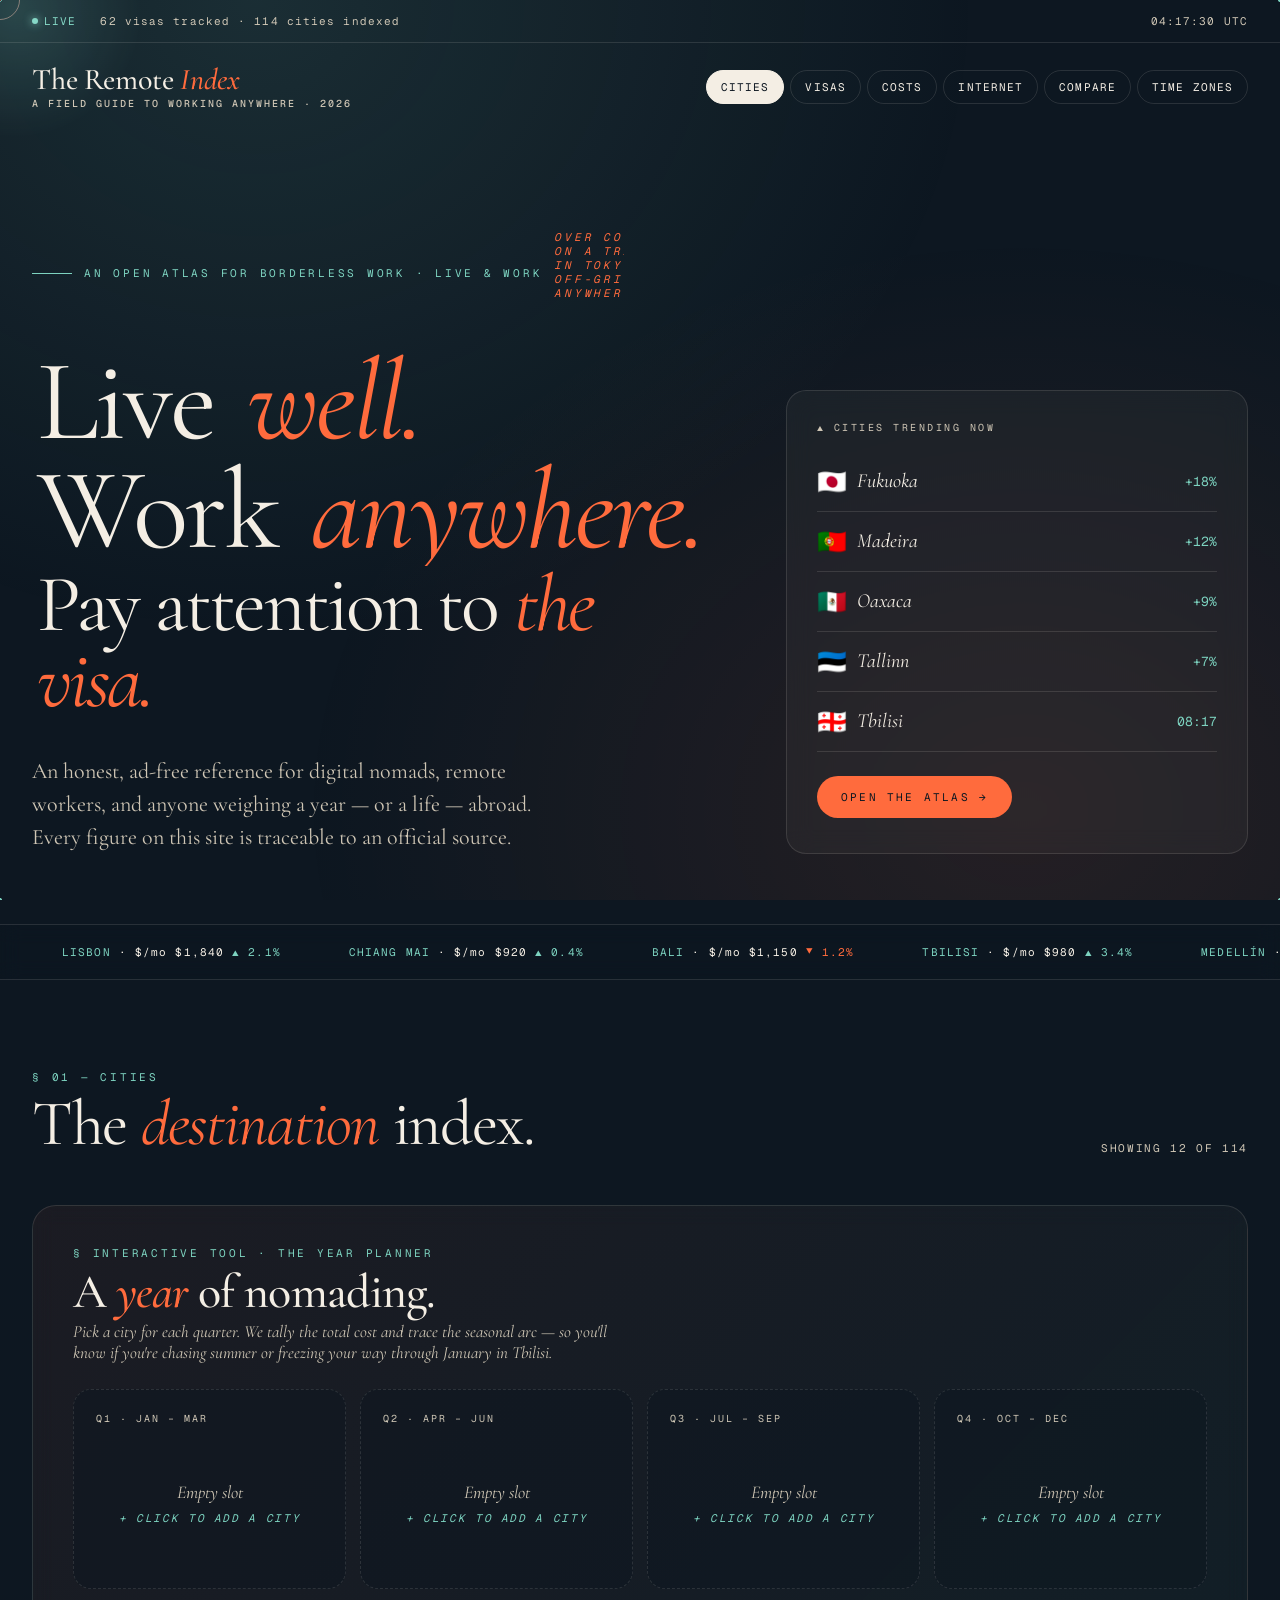
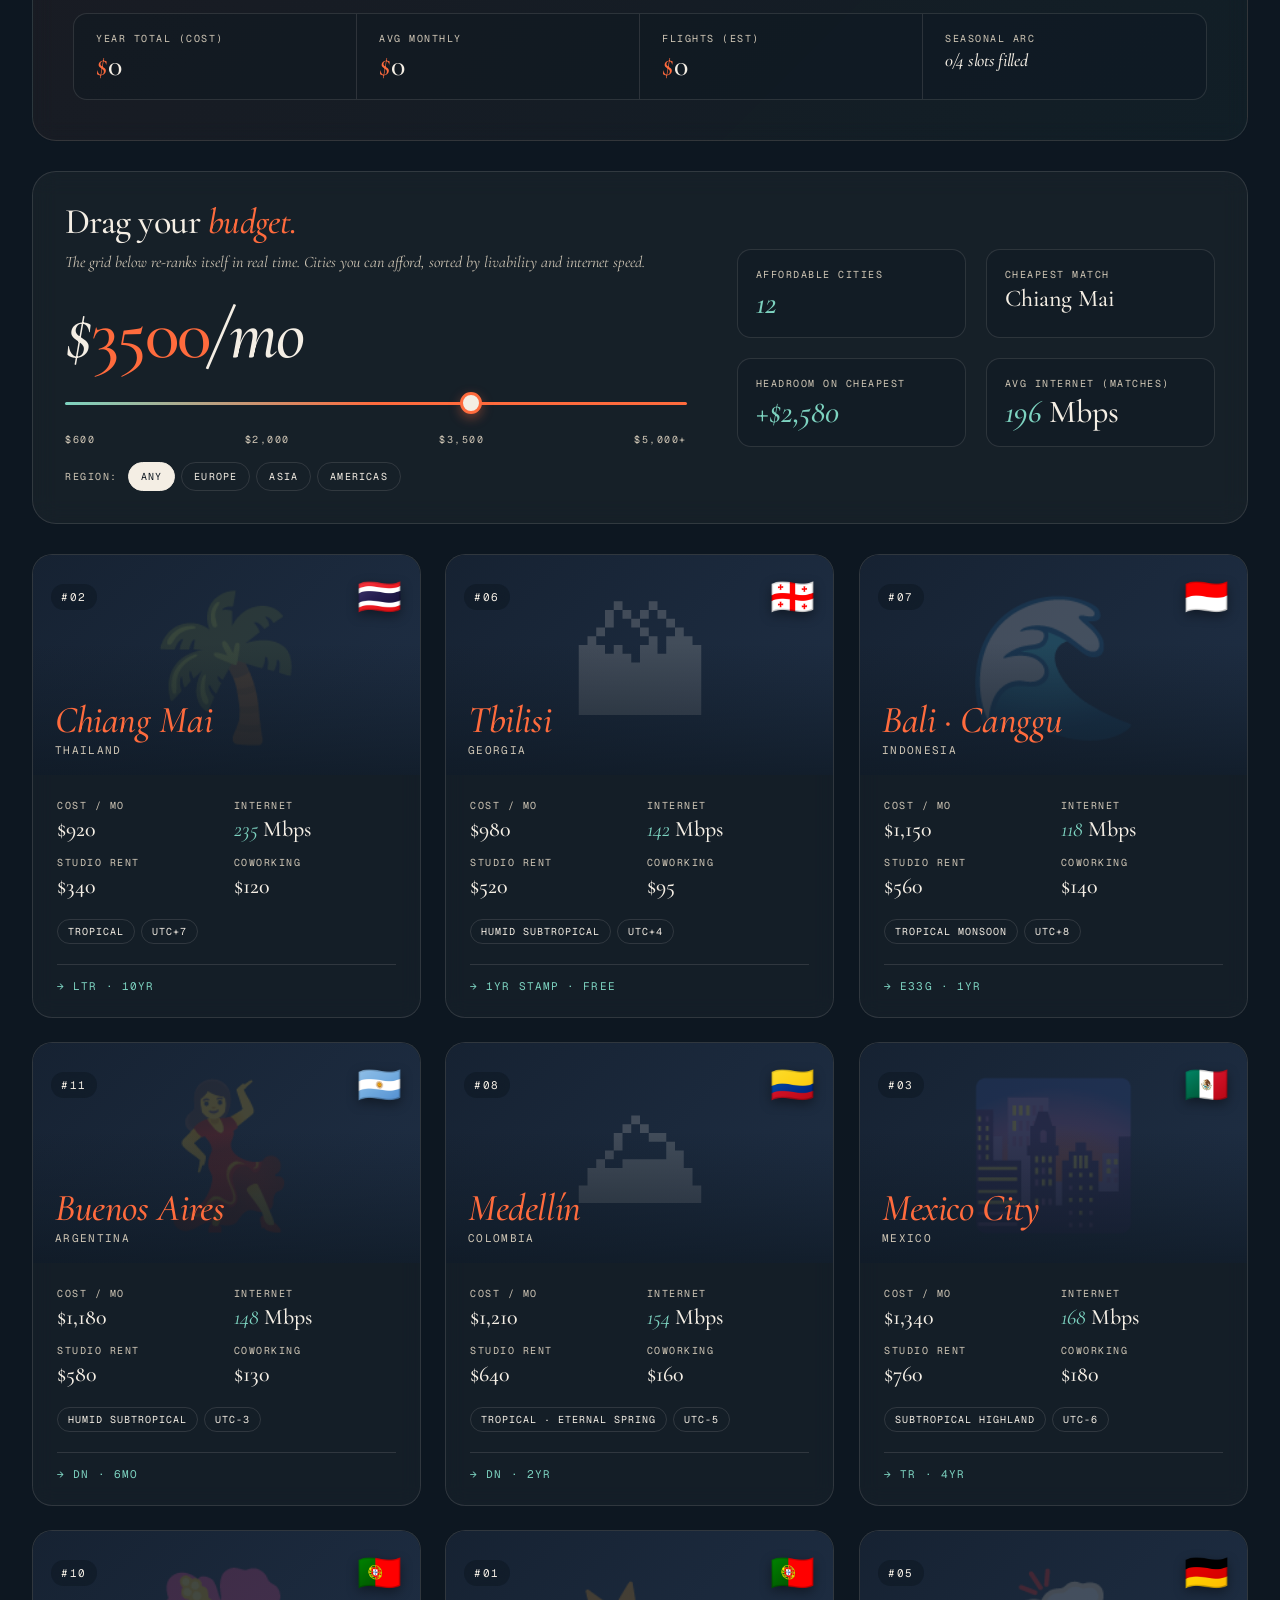
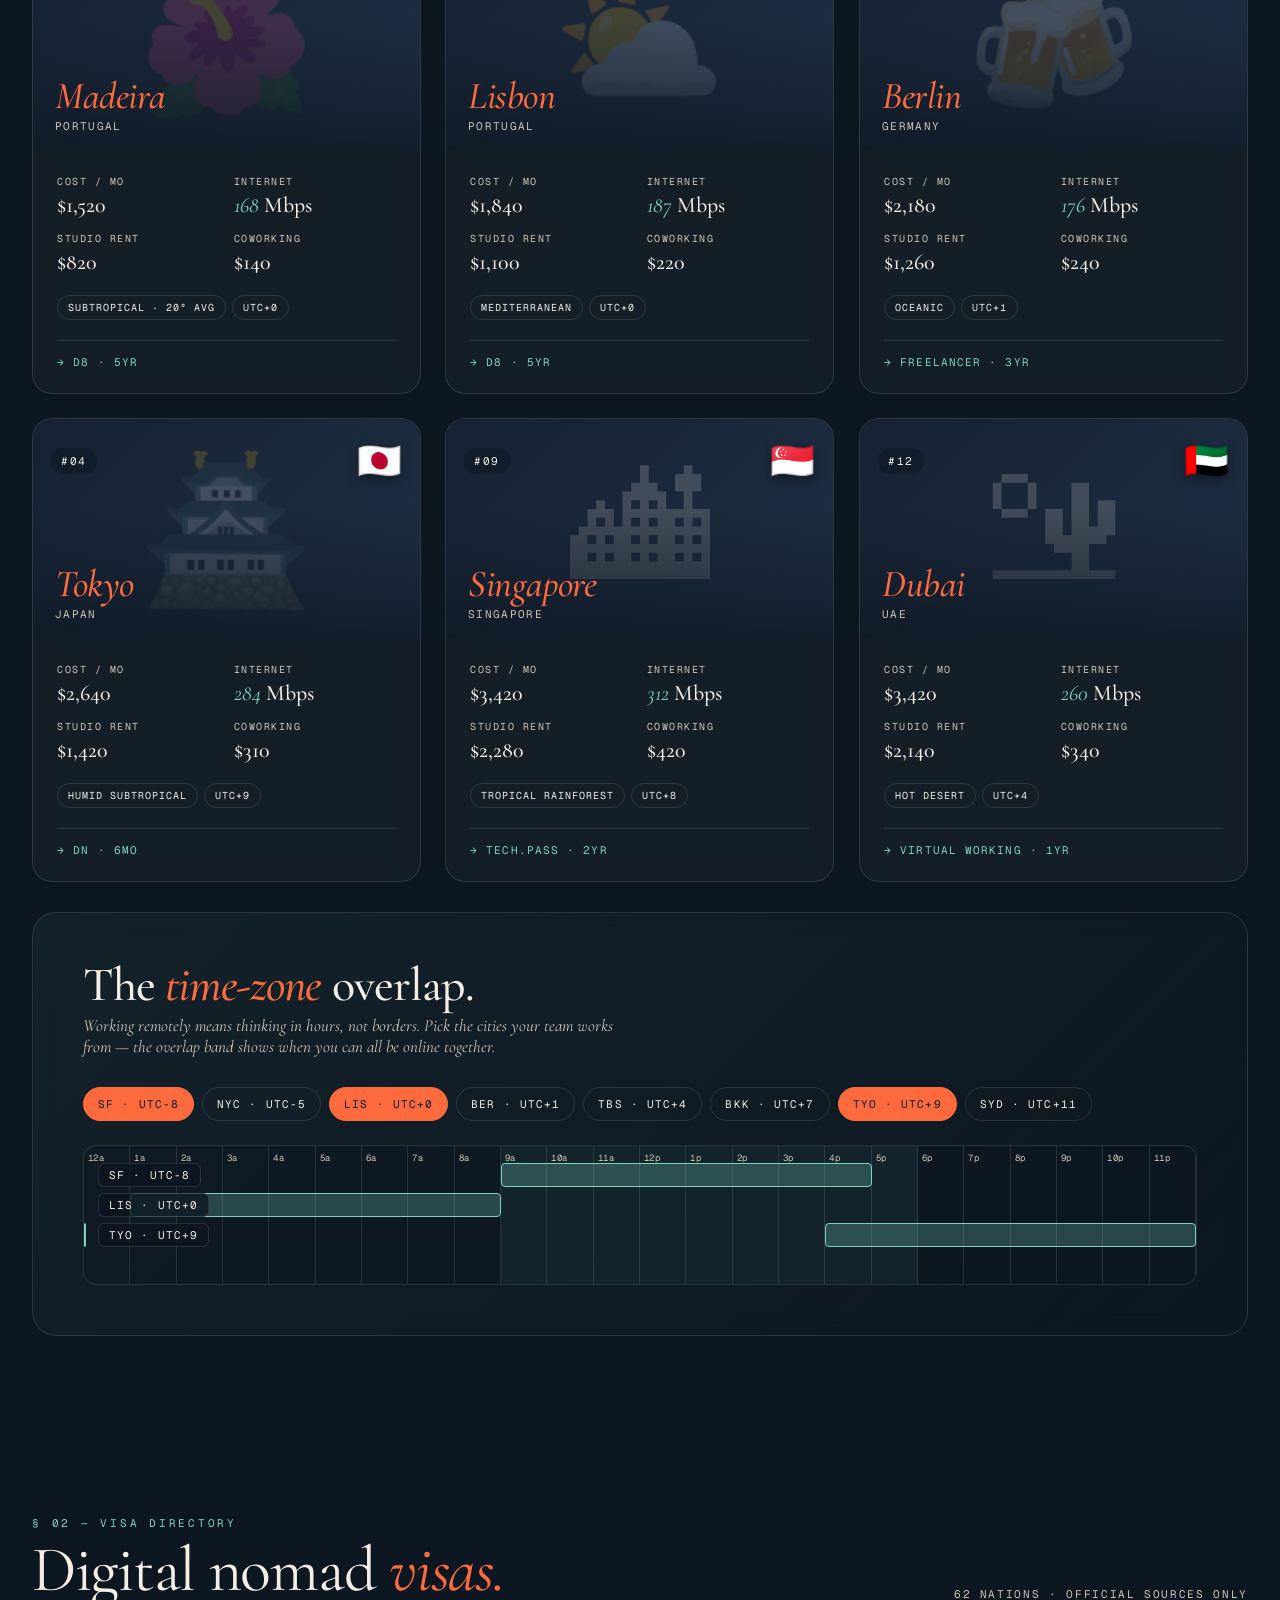
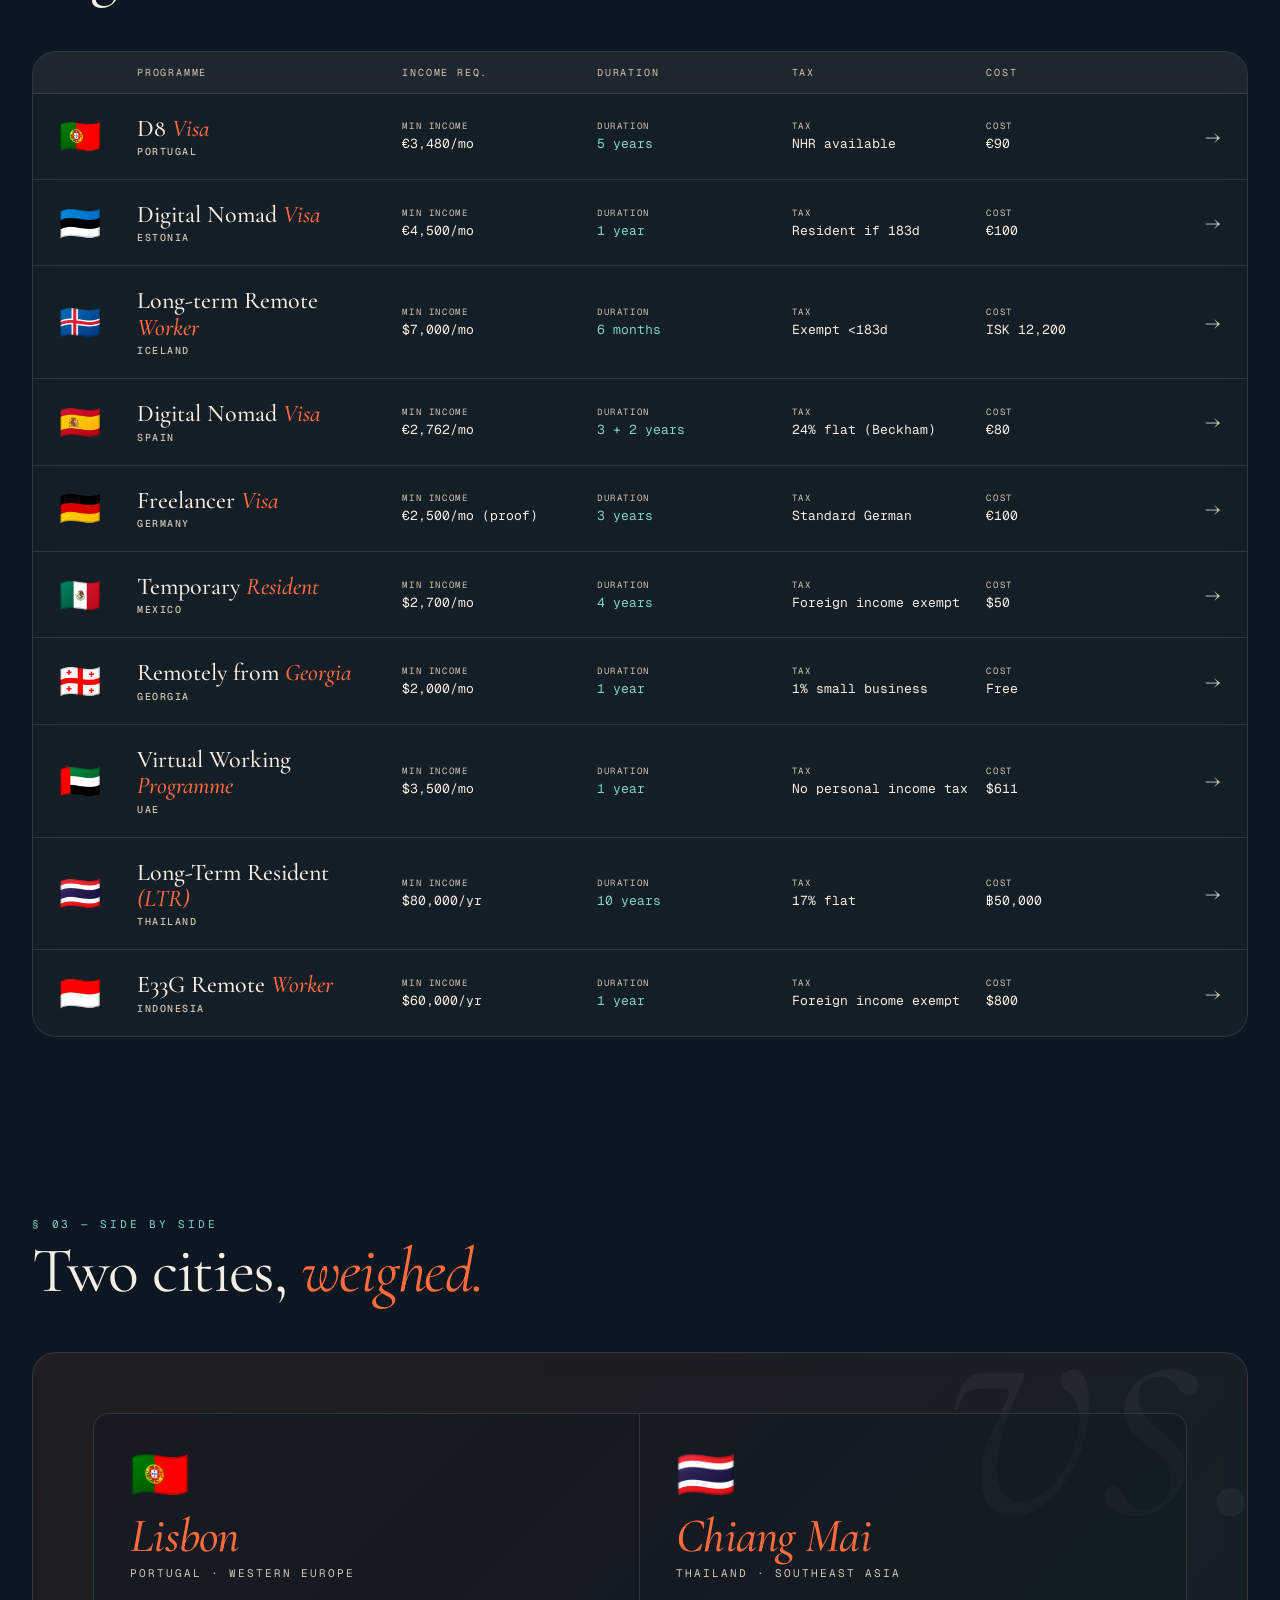
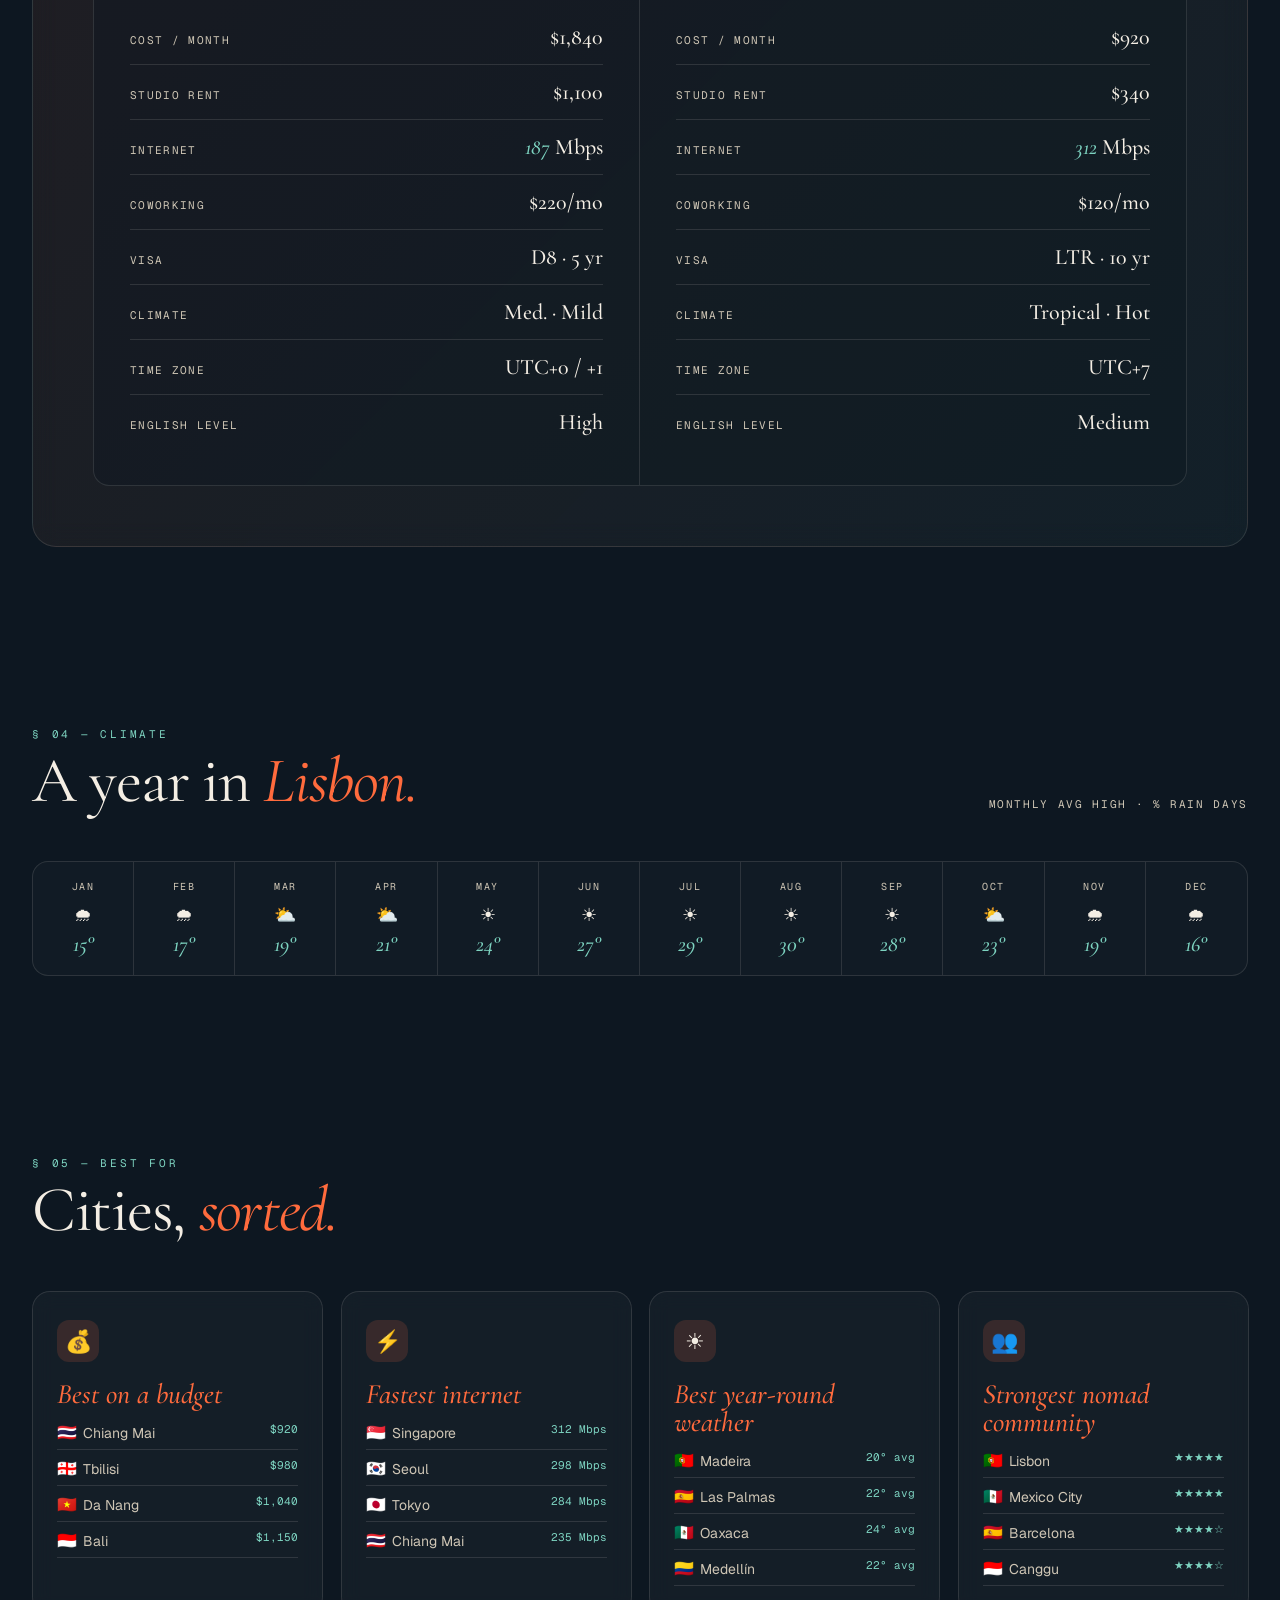
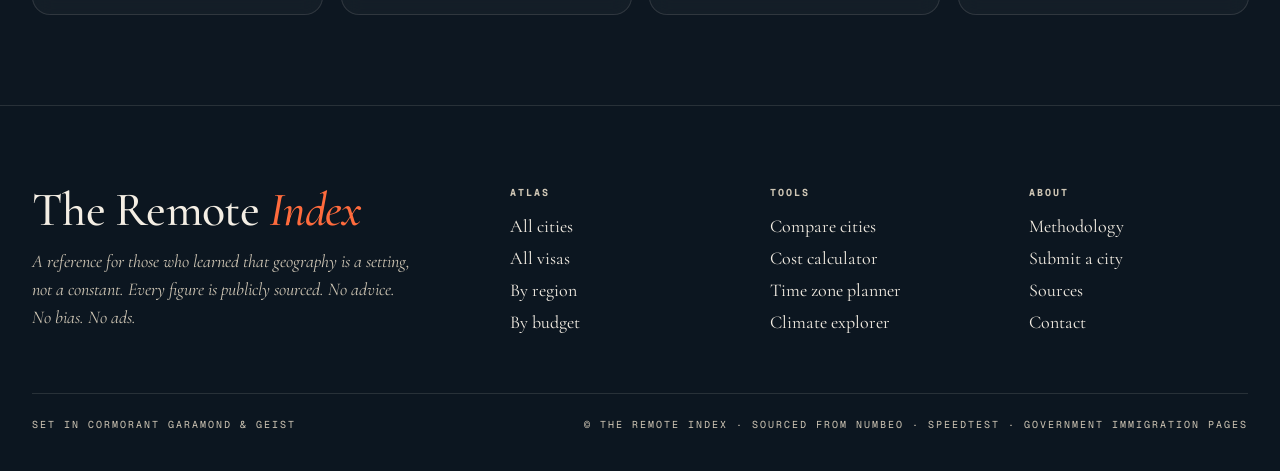
<file: RemoteWorkIndex/night-sky.html>
<!DOCTYPE html>
<html lang="en">
<head>
<meta charset="UTF-8" />
<meta name="viewport" content="width=device-width, initial-scale=1.0" />
<title>The Remote Index — A guide to working anywhere</title>
<link rel="preconnect" href="https://fonts.googleapis.com">
<link rel="preconnect" href="https://fonts.gstatic.com" crossorigin>
<link href="https://fonts.googleapis.com/css2?family=PP+Editorial+Old:ital,wght@0,400;0,700;1,400&family=Editorial+New:wght@400;700&family=Cormorant+Garamond:ital,wght@0,400;0,500;0,600;1,400&family=Geist+Mono:wght@400;500&family=Geist:wght@300;400;500;600&display=swap" rel="stylesheet">
<link rel="stylesheet" href="enhance.css">
<style>
  :root{
    --bg:#0d1721;
    --bg-2:#162232;
    --bg-3:#1f2f45;
    --paper:#f4eee4;
    --paper-dim:#cfc6b5;
    --ink:#0d1721;
    --accent:#ff6b3d;
    --accent-2:#7dd3c0;
    --gold:#d4a574;
    --line:rgba(244,238,228,.12);
  }
  *{box-sizing:border-box;margin:0;padding:0}
  html,body{background:var(--bg);color:var(--paper);font-family:'Geist',sans-serif;-webkit-font-smoothing:antialiased;overflow-x:hidden}
  a{color:inherit;text-decoration:none}
  button{font-family:inherit;cursor:pointer;border:none;background:none;color:inherit}
  ::selection{background:var(--accent);color:var(--bg)}

  body::before{content:"";position:fixed;inset:0;background:radial-gradient(ellipse at 20% 0%,rgba(125,211,192,.12),transparent 50%),radial-gradient(ellipse at 80% 90%,rgba(255,107,61,.10),transparent 50%);pointer-events:none;z-index:0}
  body > *{position:relative;z-index:1}

  .top{display:flex;justify-content:space-between;align-items:center;padding:14px 32px;border-bottom:1px solid var(--line);font-family:'Geist Mono',monospace;font-size:11px;letter-spacing:.1em;color:var(--paper-dim)}
  .top-left{display:flex;gap:24px;align-items:center}
  .live{display:flex;align-items:center;gap:6px;color:var(--accent-2)}
  .live::before{content:"";width:6px;height:6px;border-radius:50%;background:var(--accent-2);box-shadow:0 0 8px var(--accent-2);animation:pulse 2s infinite}
  @keyframes pulse{0%,100%{opacity:1}50%{opacity:.4}}

  .header{display:flex;justify-content:space-between;align-items:center;padding:22px 32px;gap:24px;flex-wrap:wrap}
  .logo{font-family:'Cormorant Garamond',serif;font-size:30px;font-weight:500;letter-spacing:-.005em;line-height:1}
  .logo em{font-style:italic;color:var(--accent)}
  .logo .sub{font-family:'Geist Mono',monospace;font-size:10px;letter-spacing:.2em;color:var(--paper-dim);display:block;text-transform:uppercase;margin-top:4px}
  .nav{display:flex;gap:6px}
  .nav a{font-family:'Geist Mono',monospace;font-size:11px;letter-spacing:.1em;padding:9px 14px;border-radius:100px;border:1px solid var(--line);text-transform:uppercase}
  .nav a:hover,.nav a.on{background:var(--paper);color:var(--bg);border-color:var(--paper)}

  .hero{padding:100px 32px 70px;max-width:1500px;margin:0 auto;position:relative}
  .hero-grid{display:grid;grid-template-columns:1.5fr 1fr;gap:60px;align-items:end}
  .hero-kicker{font-family:'Geist Mono',monospace;font-size:11px;letter-spacing:.25em;color:var(--accent-2);text-transform:uppercase;margin-bottom:32px;display:flex;align-items:center;gap:12px}
  .hero-kicker::before{content:"";display:inline-block;width:40px;height:1px;background:var(--accent-2)}
  .hero h1{font-family:'Cormorant Garamond',serif;font-size:clamp(56px,9vw,140px);font-weight:400;line-height:.95;letter-spacing:-.025em;margin-bottom:30px}
  .hero h1 em{font-style:italic;color:var(--accent)}
  .hero h1 .small{font-size:.7em}
  .hero p{font-family:'Cormorant Garamond',serif;font-size:22px;line-height:1.5;color:var(--paper-dim);max-width:540px;font-weight:400}
  .hero-card{background:rgba(244,238,228,.04);backdrop-filter:blur(12px);border:1px solid var(--line);border-radius:20px;padding:30px;align-self:end}
  .hero-card-label{font-family:'Geist Mono',monospace;font-size:10px;letter-spacing:.25em;color:var(--paper-dim);text-transform:uppercase;margin-bottom:18px}
  .hero-card-row{display:flex;justify-content:space-between;align-items:center;padding:14px 0;border-bottom:1px solid var(--line)}
  .hero-card-row:last-child{border-bottom:none;padding-bottom:0}
  .hero-card-row .nm{font-family:'Cormorant Garamond',serif;font-size:20px;font-style:italic}
  .hero-card-row .city{display:flex;align-items:center;gap:10px}
  .hero-card-row .city .flg{font-size:24px}
  .hero-card-row .v{font-family:'Geist Mono',monospace;font-size:13px;color:var(--accent-2)}
  .hero-cta{margin-top:24px;font-family:'Geist Mono',monospace;font-size:11px;letter-spacing:.2em;text-transform:uppercase;padding:14px 24px;background:var(--accent);color:var(--bg);border-radius:100px;display:inline-block}
  .hero-cta:hover{background:var(--paper)}

  .ticker{padding:20px 32px;border-top:1px solid var(--line);border-bottom:1px solid var(--line);background:rgba(13,23,33,.6);backdrop-filter:blur(10px);font-family:'Geist Mono',monospace;font-size:11px;letter-spacing:.1em;overflow:hidden;white-space:nowrap}
  .ticker-track{display:inline-block;animation:scroll 60s linear infinite}
  .ticker-track .item{display:inline-block;margin:0 30px}
  .ticker-track .city{color:var(--accent-2)}
  .ticker-track .delta-pos{color:#7dd3c0}
  .ticker-track .delta-neg{color:#ff6b3d}
  @keyframes scroll{from{transform:translateX(0)}to{transform:translateX(-50%)}}

  .sec{padding:90px 32px;max-width:1500px;margin:0 auto}
  .sec-head{display:flex;justify-content:space-between;align-items:flex-end;margin-bottom:50px;gap:24px;flex-wrap:wrap}
  .sec-num{font-family:'Geist Mono',monospace;font-size:11px;letter-spacing:.25em;text-transform:uppercase;color:var(--accent-2);margin-bottom:10px}
  .sec-title{font-family:'Cormorant Garamond',serif;font-size:64px;font-weight:400;letter-spacing:-.02em;line-height:.95}
  .sec-title em{font-style:italic;color:var(--accent)}
  .sec-meta{font-family:'Geist Mono',monospace;font-size:11px;letter-spacing:.15em;color:var(--paper-dim);text-transform:uppercase}

  .cities{display:grid;grid-template-columns:repeat(3,1fr);gap:24px}
  .city-card{background:rgba(244,238,228,.03);border:1px solid var(--line);border-radius:20px;overflow:hidden;cursor:pointer;transition:all .3s;backdrop-filter:blur(10px);position:relative;display:flex;flex-direction:column}
  .city-card:hover{transform:translateY(-4px);border-color:var(--accent-2)}
  .city-img{height:220px;position:relative;overflow:hidden;background:linear-gradient(135deg,var(--bg-2),var(--bg-3))}
  .city-img-bg{position:absolute;inset:0;display:flex;align-items:center;justify-content:center;font-size:140px;opacity:.18;line-height:1}
  .city-img-overlay{position:absolute;inset:0;background:linear-gradient(180deg,transparent 40%,rgba(13,23,33,.7))}
  .city-img-meta{position:absolute;top:18px;left:18px;right:18px;display:flex;justify-content:space-between;align-items:center;z-index:2}
  .city-rank{font-family:'Geist Mono',monospace;font-size:11px;letter-spacing:.15em;color:var(--paper);background:rgba(13,23,33,.5);backdrop-filter:blur(8px);padding:6px 10px;border-radius:100px}
  .city-flag{font-size:36px;text-shadow:0 4px 12px rgba(0,0,0,.4)}
  .city-img-title{position:absolute;left:22px;right:22px;bottom:18px;z-index:2}
  .city-img-title h3{font-family:'Cormorant Garamond',serif;font-size:38px;font-weight:500;line-height:.95;letter-spacing:-.01em}
  .city-img-title h3 em{font-style:italic;color:var(--accent)}
  .city-img-title .ctry{font-family:'Geist Mono',monospace;font-size:11px;color:var(--paper-dim);letter-spacing:.12em;text-transform:uppercase;margin-top:5px}
  .city-body{padding:24px;display:flex;flex-direction:column;gap:20px;flex:1}
  .city-stats{display:grid;grid-template-columns:1fr 1fr;gap:14px}
  .city-stat .l{font-family:'Geist Mono',monospace;font-size:10px;letter-spacing:.15em;color:var(--paper-dim);text-transform:uppercase;margin-bottom:4px}
  .city-stat .v{font-family:'Cormorant Garamond',serif;font-size:22px;font-weight:500}
  .city-stat .v em{font-style:italic;color:var(--accent-2);font-weight:400}
  .city-tags{display:flex;flex-wrap:wrap;gap:6px;margin-top:auto}
  .city-tag{font-family:'Geist Mono',monospace;font-size:10px;padding:5px 10px;border:1px solid var(--line);border-radius:100px;letter-spacing:.1em;text-transform:uppercase}
  .city-visa{font-family:'Geist Mono',monospace;font-size:11px;color:var(--accent-2);padding-top:14px;border-top:1px solid var(--line);text-transform:uppercase;letter-spacing:.1em}

  .itin{margin-bottom:30px;background:linear-gradient(135deg,rgba(255,107,61,.06),rgba(125,211,192,.04));border:1px solid var(--line);border-radius:24px;padding:40px;backdrop-filter:blur(10px)}
  .itin-head{display:flex;justify-content:space-between;align-items:flex-end;gap:14px;flex-wrap:wrap;margin-bottom:26px}
  .itin-head h3{font-family:'Cormorant Garamond',serif;font-size:48px;font-weight:500;line-height:.95;letter-spacing:-.02em}
  .itin-head h3 em{font-style:italic;color:var(--accent)}
  .itin-head p{font-family:'Cormorant Garamond',serif;font-style:italic;font-size:17px;color:var(--paper-dim);max-width:540px;margin-top:6px}
  .itin-num{font-family:'Geist Mono',monospace;font-size:11px;letter-spacing:.25em;color:var(--accent-2);text-transform:uppercase;margin-bottom:10px}
  .itin-grid{display:grid;grid-template-columns:repeat(4,1fr);gap:14px}
  .itin-slot{background:rgba(13,23,33,.5);border:1px dashed var(--line);border-radius:18px;padding:22px;min-height:200px;display:flex;flex-direction:column;justify-content:space-between;position:relative;cursor:pointer;transition:all .25s}
  .itin-slot:hover{border-color:var(--accent-2);transform:translateY(-3px)}
  .itin-slot.filled{border-style:solid;background:rgba(244,238,228,.06)}
  .itin-quarter{font-family:'Geist Mono',monospace;font-size:10px;letter-spacing:.2em;color:var(--paper-dim);text-transform:uppercase;margin-bottom:14px}
  .itin-flag{font-size:42px;line-height:1}
  .itin-city{font-family:'Cormorant Garamond',serif;font-size:30px;font-weight:500;letter-spacing:-.01em;margin-top:8px;line-height:1}
  .itin-city em{font-style:italic;color:var(--accent)}
  .itin-empty{font-family:'Cormorant Garamond',serif;font-style:italic;font-size:18px;color:var(--paper-dim);text-align:center;margin:auto}
  .itin-empty span{display:block;font-family:'Geist Mono',monospace;font-size:11px;letter-spacing:.15em;text-transform:uppercase;color:var(--accent-2);margin-top:8px}
  .itin-detail{font-family:'Geist Mono',monospace;font-size:11px;letter-spacing:.05em;color:var(--paper-dim);margin-top:12px;display:flex;justify-content:space-between;padding-top:12px;border-top:1px solid var(--line)}
  .itin-detail .v{color:var(--accent-2)}
  .itin-clear{position:absolute;top:10px;right:10px;font-family:'Geist Mono',monospace;font-size:10px;padding:4px 8px;background:rgba(13,23,33,.6);border:1px solid var(--line);border-radius:100px;color:var(--paper-dim);cursor:pointer;display:none}
  .itin-slot.filled .itin-clear{display:block}
  .itin-clear:hover{color:var(--accent);border-color:var(--accent)}
  .itin-picker{display:none;position:absolute;top:100%;left:0;right:0;background:var(--bg-2);border:1px solid var(--line);border-radius:14px;margin-top:6px;z-index:20;max-height:240px;overflow-y:auto;box-shadow:0 10px 40px rgba(0,0,0,.4)}
  .itin-picker.on{display:block}
  .itin-pick{padding:10px 14px;cursor:pointer;display:flex;justify-content:space-between;align-items:center;font-family:'Cormorant Garamond',serif;border-bottom:1px solid var(--line)}
  .itin-pick:last-child{border-bottom:none}
  .itin-pick:hover{background:rgba(125,211,192,.1)}
  .itin-pick .flg{font-size:20px;margin-right:8px}
  .itin-pick .nm{font-size:17px;flex:1}
  .itin-pick .ct{font-family:'Geist Mono',monospace;font-size:11px;color:var(--accent-2)}

  .itin-summary{margin-top:24px;display:grid;grid-template-columns:repeat(4,1fr);gap:0;border:1px solid var(--line);border-radius:14px;overflow:hidden;background:rgba(13,23,33,.4)}
  .itin-sum-cell{padding:18px 22px;border-right:1px solid var(--line)}
  .itin-sum-cell:last-child{border-right:none}
  .itin-sum-cell .l{font-family:'Geist Mono',monospace;font-size:10px;letter-spacing:.15em;color:var(--paper-dim);text-transform:uppercase;margin-bottom:6px}
  .itin-sum-cell .v{font-family:'Cormorant Garamond',serif;font-size:30px;font-weight:500;line-height:1;letter-spacing:-.015em}
  .itin-sum-cell .v em{font-style:italic;color:var(--accent)}
  .itin-temp-strip{display:flex;align-items:center;gap:4px;margin-top:6px;font-family:'Geist Mono',monospace;font-size:11px;color:var(--accent-2)}

  .budget-panel{background:rgba(244,238,228,.04);backdrop-filter:blur(12px);border:1px solid var(--line);border-radius:24px;padding:32px;margin-bottom:30px;display:grid;grid-template-columns:1.3fr 1fr;gap:50px;align-items:center}
  .budget-left h3{font-family:'Cormorant Garamond',serif;font-size:36px;font-weight:500;line-height:1;letter-spacing:-.015em;margin-bottom:10px}
  .budget-left h3 em{font-style:italic;color:var(--accent)}
  .budget-left p{font-family:'Cormorant Garamond',serif;font-style:italic;font-size:16px;color:var(--paper-dim);margin-bottom:24px;line-height:1.5}
  .budget-amount{font-family:'Cormorant Garamond',serif;font-size:72px;font-weight:500;letter-spacing:-.025em;line-height:1;color:var(--accent)}
  .budget-amount em{font-style:italic;color:var(--paper)}
  .budget-slider{margin-top:18px}
  .budget-slider input{width:100%;-webkit-appearance:none;appearance:none;background:transparent;height:30px;cursor:pointer}
  .budget-slider input::-webkit-slider-runnable-track{height:3px;background:linear-gradient(90deg,var(--accent-2),var(--accent),var(--accent));border-radius:3px}
  .budget-slider input::-moz-range-track{height:3px;background:var(--accent-2);border-radius:3px}
  .budget-slider input::-webkit-slider-thumb{-webkit-appearance:none;width:22px;height:22px;border-radius:50%;background:var(--paper);margin-top:-10px;cursor:grab;border:3px solid var(--accent);box-shadow:0 4px 12px rgba(255,107,61,.4)}
  .budget-slider input::-moz-range-thumb{width:22px;height:22px;border-radius:50%;background:var(--paper);cursor:grab;border:3px solid var(--accent)}
  .budget-ticks{font-family:'Geist Mono',monospace;font-size:10px;letter-spacing:.15em;color:var(--paper-dim);display:flex;justify-content:space-between;margin-top:10px;text-transform:uppercase}
  .budget-stats{display:grid;grid-template-columns:1fr 1fr;gap:20px}
  .budget-stat{padding:18px;background:rgba(13,23,33,.4);border:1px solid var(--line);border-radius:14px}
  .budget-stat .l{font-family:'Geist Mono',monospace;font-size:10px;letter-spacing:.15em;color:var(--paper-dim);text-transform:uppercase;margin-bottom:6px}
  .budget-stat .v{font-family:'Cormorant Garamond',serif;font-size:32px;font-weight:500;line-height:1}
  .budget-stat .v em{font-style:italic;color:var(--accent-2)}
  .region-pills{display:flex;gap:6px;flex-wrap:wrap;margin-top:16px}
  .region-pill{font-family:'Geist Mono',monospace;font-size:10px;letter-spacing:.12em;padding:7px 12px;border:1px solid var(--line);border-radius:100px;text-transform:uppercase;cursor:pointer}
  .region-pill.on{background:var(--paper);color:var(--bg);border-color:var(--paper)}

  .tz-panel{background:linear-gradient(135deg,rgba(125,211,192,.06),rgba(13,23,33,.6));border:1px solid var(--line);border-radius:24px;padding:50px;margin-top:30px;backdrop-filter:blur(12px)}
  .tz-head{margin-bottom:30px}
  .tz-head h3{font-family:'Cormorant Garamond',serif;font-size:48px;font-weight:500;line-height:.95;letter-spacing:-.02em;margin-bottom:6px}
  .tz-head h3 em{font-style:italic;color:var(--accent)}
  .tz-head p{font-family:'Cormorant Garamond',serif;font-style:italic;font-size:17px;color:var(--paper-dim);max-width:560px}
  .tz-cities{display:flex;gap:8px;flex-wrap:wrap;margin-bottom:24px}
  .tz-add{font-family:'Geist Mono',monospace;font-size:11px;padding:9px 14px;border:1px solid var(--line);border-radius:100px;text-transform:uppercase;letter-spacing:.1em;cursor:pointer}
  .tz-add:hover{background:var(--accent-2);color:var(--bg);border-color:var(--accent-2)}
  .tz-add.on{background:var(--accent);color:var(--bg);border-color:var(--accent)}
  .tz-track{position:relative;height:140px;border:1px solid var(--line);border-radius:14px;background:rgba(13,23,33,.5);overflow:hidden}
  .tz-hour{position:absolute;top:0;bottom:0;border-right:1px solid var(--line);font-family:'Geist Mono',monospace;font-size:9px;color:var(--paper-dim);padding:6px 4px;letter-spacing:.05em}
  .tz-hour.work{background:rgba(125,211,192,.06)}
  .tz-row{position:absolute;left:0;right:0;height:30px;display:flex;align-items:center;padding-left:14px}
  .tz-row .label{font-family:'Geist Mono',monospace;font-size:11px;letter-spacing:.1em;color:var(--paper);text-transform:uppercase;background:rgba(13,23,33,.8);padding:4px 10px;border-radius:6px;border:1px solid var(--line);z-index:2}
  .tz-block{position:absolute;height:24px;background:rgba(125,211,192,.25);border:1px solid var(--accent-2);border-radius:4px}
  .tz-overlap{position:absolute;top:0;bottom:0;background:linear-gradient(180deg,rgba(255,107,61,.18),rgba(255,107,61,.06));border-left:1px solid var(--accent);border-right:1px solid var(--accent);pointer-events:none}
  .tz-overlap-label{position:absolute;bottom:8px;left:50%;transform:translateX(-50%);font-family:'Geist Mono',monospace;font-size:10px;letter-spacing:.12em;color:var(--accent);text-transform:uppercase;white-space:nowrap;background:rgba(13,23,33,.8);padding:3px 8px;border-radius:4px}

  .visas{background:rgba(244,238,228,.03);border:1px solid var(--line);border-radius:24px;overflow:hidden;backdrop-filter:blur(12px)}
  .visa-row{display:grid;grid-template-columns:60px 1.4fr 1fr 1fr 1fr 1fr 40px;gap:18px;padding:22px 26px;border-bottom:1px solid var(--line);align-items:center;cursor:pointer;transition:background .2s}
  .visa-row:last-child{border-bottom:none}
  .visa-row:hover{background:rgba(125,211,192,.05)}
  .visa-flag{font-size:34px;line-height:1}
  .visa-name{font-family:'Cormorant Garamond',serif;font-size:24px;font-weight:500;line-height:1.1}
  .visa-name em{font-style:italic;color:var(--accent)}
  .visa-name .nm{font-family:'Geist Mono',monospace;font-size:10px;color:var(--paper-dim);letter-spacing:.15em;display:block;margin-top:4px;text-transform:uppercase}
  .visa-meta{font-family:'Geist Mono',monospace;font-size:13px}
  .visa-meta .l{font-size:9px;letter-spacing:.18em;color:var(--paper-dim);text-transform:uppercase;display:block;margin-bottom:3px}
  .visa-meta .v{color:var(--paper)}
  .visa-meta .v.hi{color:var(--accent-2)}
  .visa-arrow{font-family:'Cormorant Garamond',serif;font-size:24px;font-style:italic;color:var(--paper-dim);text-align:right}
  .visa-row:hover .visa-arrow{color:var(--accent);transform:translateX(4px)}
  .visa-head{display:grid;grid-template-columns:60px 1.4fr 1fr 1fr 1fr 1fr 40px;gap:18px;padding:14px 26px;background:rgba(244,238,228,.04);border-bottom:1px solid var(--line);font-family:'Geist Mono',monospace;font-size:10px;letter-spacing:.18em;color:var(--paper-dim);text-transform:uppercase}

  .compare-feature{background:linear-gradient(135deg,rgba(255,107,61,.08),rgba(125,211,192,.05));border:1px solid var(--line);border-radius:24px;padding:60px;position:relative;overflow:hidden;backdrop-filter:blur(12px)}
  .compare-feature::before{content:"vs.";position:absolute;font-family:'Cormorant Garamond',serif;font-size:360px;font-style:italic;font-weight:300;color:rgba(244,238,228,.04);right:-30px;top:-100px;line-height:.8;pointer-events:none}
  .compare-grid{display:grid;grid-template-columns:1fr 1fr;gap:0;position:relative;z-index:1;border:1px solid var(--line);border-radius:16px;overflow:hidden;background:rgba(13,23,33,.4)}
  .compare-side{padding:36px}
  .compare-side:first-child{border-right:1px solid var(--line)}
  .compare-flag{font-size:48px;line-height:1;margin-bottom:14px}
  .compare-city{font-family:'Cormorant Garamond',serif;font-size:48px;font-weight:500;line-height:1;margin-bottom:6px;letter-spacing:-.015em}
  .compare-city em{font-style:italic;color:var(--accent)}
  .compare-ctry{font-family:'Geist Mono',monospace;font-size:11px;letter-spacing:.18em;color:var(--paper-dim);text-transform:uppercase;margin-bottom:30px}
  .compare-stats{display:flex;flex-direction:column;gap:0}
  .compare-stat{display:flex;justify-content:space-between;padding:14px 0;border-bottom:1px solid var(--line);align-items:baseline}
  .compare-stat:last-child{border-bottom:none}
  .compare-stat .l{font-family:'Geist Mono',monospace;font-size:11px;letter-spacing:.12em;color:var(--paper-dim);text-transform:uppercase}
  .compare-stat .v{font-family:'Cormorant Garamond',serif;font-size:22px;font-weight:500}
  .compare-stat .v em{font-style:italic;color:var(--accent-2)}

  .climate{display:grid;grid-template-columns:repeat(12,1fr);gap:0;border:1px solid var(--line);border-radius:16px;overflow:hidden;background:rgba(244,238,228,.02)}
  .clim-mo{padding:18px 10px;text-align:center;border-right:1px solid var(--line)}
  .clim-mo:last-child{border-right:none}
  .clim-mo .nm{font-family:'Geist Mono',monospace;font-size:10px;letter-spacing:.15em;color:var(--paper-dim);text-transform:uppercase;margin-bottom:10px}
  .clim-mo .temp{font-family:'Cormorant Garamond',serif;font-size:22px;font-weight:500}
  .clim-mo .temp em{color:var(--accent-2);font-style:italic}
  .clim-mo .em{font-size:18px;margin:5px 0}

  .bestfor{display:grid;grid-template-columns:repeat(4,1fr);gap:18px}
  .bf{background:rgba(244,238,228,.03);border:1px solid var(--line);border-radius:18px;padding:28px 24px;backdrop-filter:blur(10px);cursor:pointer;transition:transform .25s,border-color .25s}
  .bf:hover{transform:translateY(-3px);border-color:var(--accent)}
  .bf-icon{width:42px;height:42px;border-radius:12px;background:rgba(255,107,61,.15);display:flex;align-items:center;justify-content:center;font-size:22px;margin-bottom:18px}
  .bf-title{font-family:'Cormorant Garamond',serif;font-size:28px;font-weight:500;font-style:italic;color:var(--accent);line-height:1;margin-bottom:14px}
  .bf-list{display:flex;flex-direction:column;gap:8px;font-family:'Geist',sans-serif;font-size:14px;color:var(--paper-dim)}
  .bf-list div{display:flex;justify-content:space-between;border-bottom:1px solid var(--line);padding-bottom:6px}
  .bf-list .flg{display:inline-block;margin-right:6px;font-size:16px}
  .bf-list .score{font-family:'Geist Mono',monospace;color:var(--accent-2);font-size:11px}

  .foot{padding:80px 32px 40px;border-top:1px solid var(--line);background:rgba(13,23,33,.5);backdrop-filter:blur(10px)}
  .foot-inner{max-width:1500px;margin:0 auto;display:grid;grid-template-columns:2fr 1fr 1fr 1fr;gap:40px}
  .foot-logo{font-family:'Cormorant Garamond',serif;font-size:48px;font-weight:500;line-height:1;letter-spacing:-.015em}
  .foot-logo em{font-style:italic;color:var(--accent)}
  .foot p{font-family:'Cormorant Garamond',serif;font-size:18px;font-style:italic;color:var(--paper-dim);margin-top:14px;line-height:1.55;max-width:380px}
  .foot h4{font-family:'Geist Mono',monospace;font-size:10px;letter-spacing:.2em;color:var(--paper-dim);text-transform:uppercase;margin-bottom:16px}
  .foot ul{list-style:none;display:flex;flex-direction:column;gap:10px}
  .foot ul a{font-family:'Cormorant Garamond',serif;font-size:18px}
  .foot ul a:hover{color:var(--accent);font-style:italic}
  .colo{max-width:1500px;margin:60px auto 0;padding-top:24px;border-top:1px solid var(--line);font-family:'Geist Mono',monospace;font-size:10px;letter-spacing:.2em;color:var(--paper-dim);text-transform:uppercase;display:flex;justify-content:space-between;flex-wrap:wrap;gap:14px}

  .modal-bg{position:fixed;inset:0;background:rgba(13,23,33,.85);backdrop-filter:blur(10px);display:none;align-items:center;justify-content:center;z-index:100;padding:30px}
  .modal-bg.on{display:flex}
  .modal{background:var(--bg-2);border:1px solid var(--line);border-radius:24px;max-width:860px;width:100%;max-height:90vh;overflow-y:auto;position:relative}
  .close{position:absolute;top:16px;right:16px;font-family:'Geist Mono',monospace;font-size:11px;letter-spacing:.15em;padding:9px 14px;border-radius:100px;border:1px solid var(--line);background:rgba(13,23,33,.6);backdrop-filter:blur(8px);z-index:2;text-transform:uppercase}
  .close:hover{background:var(--paper);color:var(--bg);border-color:var(--paper)}
  .modal-hero{padding:50px 40px 36px;background:linear-gradient(180deg,rgba(255,107,61,.08),transparent);border-bottom:1px solid var(--line)}
  .modal-flag{font-size:48px;line-height:1;margin-bottom:14px}
  .modal h2{font-family:'Cormorant Garamond',serif;font-size:60px;font-weight:500;line-height:.95;letter-spacing:-.02em;margin-bottom:6px}
  .modal h2 em{font-style:italic;color:var(--accent)}
  .modal .ctry-line{font-family:'Geist Mono',monospace;font-size:12px;letter-spacing:.18em;color:var(--paper-dim);text-transform:uppercase}
  .modal-stats{display:grid;grid-template-columns:repeat(4,1fr);border-bottom:1px solid var(--line)}
  .modal-stats > div{padding:18px;border-right:1px solid var(--line);text-align:center}
  .modal-stats > div:last-child{border-right:none}
  .modal-stats .l{font-family:'Geist Mono',monospace;font-size:9px;letter-spacing:.18em;color:var(--paper-dim);text-transform:uppercase;margin-bottom:4px}
  .modal-stats .v{font-family:'Cormorant Garamond',serif;font-size:22px;font-weight:500}
  .modal-stats .v em{font-style:italic;color:var(--accent-2)}
  .modal-body{padding:36px 40px}
  .modal h3{font-family:'Geist Mono',monospace;font-size:11px;letter-spacing:.2em;color:var(--accent);text-transform:uppercase;margin:24px 0 10px}
  .modal h3:first-child{margin-top:0}
  .modal p,.modal li{font-family:'Cormorant Garamond',serif;font-size:18px;line-height:1.55;color:var(--paper-dim)}
  .modal ul{padding-left:20px;display:flex;flex-direction:column;gap:6px}

  @media (max-width:1000px){
    .hero-grid{grid-template-columns:1fr}
    .cities{grid-template-columns:1fr 1fr}
    .budget-panel{grid-template-columns:1fr;gap:24px}
    .tz-panel{padding:24px}
    .itin-grid{grid-template-columns:1fr 1fr}
    .itin-summary{grid-template-columns:1fr 1fr}
    .itin-sum-cell:nth-child(2){border-right:none}
    .bestfor{grid-template-columns:1fr 1fr}
    .climate{grid-template-columns:repeat(6,1fr)}
    .compare-feature{padding:30px}
    .compare-grid{grid-template-columns:1fr}
    .compare-side:first-child{border-right:none;border-bottom:1px solid var(--line)}
    .visa-row,.visa-head{grid-template-columns:50px 1fr;gap:14px}
    .visa-meta:nth-child(n+3),.visa-arrow{display:none}
    .visa-head > span:nth-child(n+3){display:none}
    .foot-inner{grid-template-columns:1fr 1fr}
  }
  @media (max-width:640px){.cities{grid-template-columns:1fr}.bestfor{grid-template-columns:1fr}}
</style>
</head>
<body>

<div class="top">
  <div class="top-left">
    <span class="live">LIVE</span>
    <span>62 visas tracked · 114 cities indexed</span>
  </div>
  <span id="clk">—</span>
</div>

<header class="header">
  <div class="logo">The Remote <em>Index</em><span class="sub">A field guide to working anywhere · 2026</span></div>
  <nav class="nav">
    <a class="on">Cities</a><a>Visas</a><a>Costs</a><a>Internet</a><a>Compare</a><a>Time Zones</a>
  </nav>
</header>

<section class="hero">
  <div class="hero-grid">
    <div>
      <div class="hero-kicker">An open atlas for borderless work</div>
      <h1>Live <em>well.</em><br/>Work <em>anywhere.</em><br/><span class="small">Pay attention to <em>the visa.</em></span></h1>
      <p>An honest, ad-free reference for digital nomads, remote workers, and anyone weighing a year — or a life — abroad. Every figure on this site is traceable to an official source.</p>
    </div>
    <div class="hero-card">
      <div class="hero-card-label">▲ Cities trending now</div>
      <div class="hero-card-row"><div class="city"><span class="flg">🇯🇵</span><span class="nm">Fukuoka</span></div><span class="v">+18%</span></div>
      <div class="hero-card-row"><div class="city"><span class="flg">🇵🇹</span><span class="nm">Madeira</span></div><span class="v">+12%</span></div>
      <div class="hero-card-row"><div class="city"><span class="flg">🇲🇽</span><span class="nm">Oaxaca</span></div><span class="v">+9%</span></div>
      <div class="hero-card-row"><div class="city"><span class="flg">🇪🇪</span><span class="nm">Tallinn</span></div><span class="v">+7%</span></div>
      <div class="hero-card-row"><div class="city"><span class="flg">🇬🇪</span><span class="nm">Tbilisi</span></div><span class="v">+5%</span></div>
      <a class="hero-cta">Open the atlas →</a>
    </div>
  </div>
</section>

<div class="ticker">
  <div class="ticker-track">
    <span class="item"><span class="city">LISBON</span> · $/mo $1,840 <span class="delta-pos">▲ 2.1%</span></span>
    <span class="item"><span class="city">CHIANG MAI</span> · $/mo $920 <span class="delta-pos">▲ 0.4%</span></span>
    <span class="item"><span class="city">BALI</span> · $/mo $1,150 <span class="delta-neg">▼ 1.2%</span></span>
    <span class="item"><span class="city">TBILISI</span> · $/mo $980 <span class="delta-pos">▲ 3.4%</span></span>
    <span class="item"><span class="city">MEDELLÍN</span> · $/mo $1,210 <span class="delta-pos">▲ 1.8%</span></span>
    <span class="item"><span class="city">BERLIN</span> · $/mo $2,180 <span class="delta-neg">▼ 0.6%</span></span>
    <span class="item"><span class="city">MEXICO CITY</span> · $/mo $1,340 <span class="delta-pos">▲ 2.2%</span></span>
    <span class="item"><span class="city">DUBAI</span> · $/mo $3,420 <span class="delta-pos">▲ 1.4%</span></span>
    <span class="item"><span class="city">LISBON</span> · $/mo $1,840 <span class="delta-pos">▲ 2.1%</span></span>
    <span class="item"><span class="city">CHIANG MAI</span> · $/mo $920 <span class="delta-pos">▲ 0.4%</span></span>
    <span class="item"><span class="city">BALI</span> · $/mo $1,150 <span class="delta-neg">▼ 1.2%</span></span>
    <span class="item"><span class="city">TBILISI</span> · $/mo $980 <span class="delta-pos">▲ 3.4%</span></span>
    <span class="item"><span class="city">MEDELLÍN</span> · $/mo $1,210 <span class="delta-pos">▲ 1.8%</span></span>
    <span class="item"><span class="city">BERLIN</span> · $/mo $2,180 <span class="delta-neg">▼ 0.6%</span></span>
    <span class="item"><span class="city">MEXICO CITY</span> · $/mo $1,340 <span class="delta-pos">▲ 2.2%</span></span>
    <span class="item"><span class="city">DUBAI</span> · $/mo $3,420 <span class="delta-pos">▲ 1.4%</span></span>
  </div>
</div>

<section class="sec">
  <div class="sec-head">
    <div>
      <div class="sec-num">§ 01 — Cities</div>
      <h2 class="sec-title">The <em>destination</em> index.</h2>
    </div>
    <div class="sec-meta">Showing <span id="city-count">12</span> of 114</div>
  </div>
  <div class="itin">
    <div class="itin-head">
      <div>
        <div class="itin-num">§ Interactive tool · The year planner</div>
        <h3>A <em>year</em> of nomading.</h3>
        <p>Pick a city for each quarter. We tally the total cost and trace the seasonal arc — so you'll know if you're chasing summer or freezing your way through January in Tbilisi.</p>
      </div>
    </div>
    <div class="itin-grid" id="itin-grid"></div>
    <div class="itin-summary">
      <div class="itin-sum-cell"><div class="l">Year total (cost)</div><div class="v"><em>$</em><span id="itin-total">0</span></div></div>
      <div class="itin-sum-cell"><div class="l">Avg monthly</div><div class="v"><em>$</em><span id="itin-avg">0</span></div></div>
      <div class="itin-sum-cell"><div class="l">Flights (est)</div><div class="v"><em>$</em><span id="itin-flights">0</span></div></div>
      <div class="itin-sum-cell"><div class="l">Seasonal arc</div><div class="v" style="font-size:18px;font-style:italic" id="itin-arc">— pick cities —</div></div>
    </div>
  </div>

  <div class="budget-panel">
    <div class="budget-left">
      <h3>Drag your <em>budget.</em></h3>
      <p>The grid below re-ranks itself in real time. Cities you can afford, sorted by livability and internet speed.</p>
      <div class="budget-amount"><em>$</em><span id="budget-v">3500</span><em> /mo</em></div>
      <div class="budget-slider">
        <input type="range" id="budget-slider" min="600" max="5000" step="50" value="3500" />
        <div class="budget-ticks"><span>$600</span><span>$2,000</span><span>$3,500</span><span>$5,000+</span></div>
      </div>
      <div class="region-pills">
        <span style="font-family:'Geist Mono',monospace;font-size:10px;color:var(--paper-dim);letter-spacing:.15em;align-self:center;margin-right:4px">REGION:</span>
        <button class="region-pill on" data-r="all">Any</button>
        <button class="region-pill" data-r="europe">Europe</button>
        <button class="region-pill" data-r="asia">Asia</button>
        <button class="region-pill" data-r="americas">Americas</button>
      </div>
    </div>
    <div class="budget-stats">
      <div class="budget-stat"><div class="l">Affordable cities</div><div class="v"><em id="b-cnt">12</em></div></div>
      <div class="budget-stat"><div class="l">Cheapest match</div><div class="v" style="font-size:24px" id="b-cheap">Chiang Mai</div></div>
      <div class="budget-stat"><div class="l">Headroom on cheapest</div><div class="v"><em id="b-head">+$2,580</em></div></div>
      <div class="budget-stat"><div class="l">Avg internet (matches)</div><div class="v"><em id="b-net">187</em> Mbps</div></div>
    </div>
  </div>
  <div class="cities" id="cities"></div>

  <div class="tz-panel">
    <div class="tz-head">
      <h3>The <em>time-zone</em> overlap.</h3>
      <p>Working remotely means thinking in hours, not borders. Pick the cities your team works from — the overlap band shows when you can all be online together.</p>
    </div>
    <div class="tz-cities" id="tz-cities"></div>
    <div class="tz-track" id="tz-track"></div>
  </div>
</section>

<section class="sec">
  <div class="sec-head">
    <div>
      <div class="sec-num">§ 02 — Visa directory</div>
      <h2 class="sec-title">Digital nomad <em>visas.</em></h2>
    </div>
    <div class="sec-meta">62 nations · Official sources only</div>
  </div>
  <div class="visas">
    <div class="visa-head"><span></span><span>Programme</span><span>Income req.</span><span>Duration</span><span>Tax</span><span>Cost</span><span></span></div>
    <div class="visa-row"><div class="visa-flag">🇵🇹</div><div class="visa-name">D8 <em>Visa</em><span class="nm">Portugal</span></div><div class="visa-meta"><span class="l">Min income</span><span class="v">€3,480/mo</span></div><div class="visa-meta"><span class="l">Duration</span><span class="v hi">5 years</span></div><div class="visa-meta"><span class="l">Tax</span><span class="v">NHR available</span></div><div class="visa-meta"><span class="l">Cost</span><span class="v">€90</span></div><div class="visa-arrow">→</div></div>
    <div class="visa-row"><div class="visa-flag">🇪🇪</div><div class="visa-name">Digital Nomad <em>Visa</em><span class="nm">Estonia</span></div><div class="visa-meta"><span class="l">Min income</span><span class="v">€4,500/mo</span></div><div class="visa-meta"><span class="l">Duration</span><span class="v hi">1 year</span></div><div class="visa-meta"><span class="l">Tax</span><span class="v">Resident if 183d</span></div><div class="visa-meta"><span class="l">Cost</span><span class="v">€100</span></div><div class="visa-arrow">→</div></div>
    <div class="visa-row"><div class="visa-flag">🇮🇸</div><div class="visa-name">Long-term Remote <em>Worker</em><span class="nm">Iceland</span></div><div class="visa-meta"><span class="l">Min income</span><span class="v">$7,000/mo</span></div><div class="visa-meta"><span class="l">Duration</span><span class="v hi">6 months</span></div><div class="visa-meta"><span class="l">Tax</span><span class="v">Exempt &lt;183d</span></div><div class="visa-meta"><span class="l">Cost</span><span class="v">ISK 12,200</span></div><div class="visa-arrow">→</div></div>
    <div class="visa-row"><div class="visa-flag">🇪🇸</div><div class="visa-name">Digital Nomad <em>Visa</em><span class="nm">Spain</span></div><div class="visa-meta"><span class="l">Min income</span><span class="v">€2,762/mo</span></div><div class="visa-meta"><span class="l">Duration</span><span class="v hi">3 + 2 years</span></div><div class="visa-meta"><span class="l">Tax</span><span class="v">24% flat (Beckham)</span></div><div class="visa-meta"><span class="l">Cost</span><span class="v">€80</span></div><div class="visa-arrow">→</div></div>
    <div class="visa-row"><div class="visa-flag">🇩🇪</div><div class="visa-name">Freelancer <em>Visa</em><span class="nm">Germany</span></div><div class="visa-meta"><span class="l">Min income</span><span class="v">€2,500/mo (proof)</span></div><div class="visa-meta"><span class="l">Duration</span><span class="v hi">3 years</span></div><div class="visa-meta"><span class="l">Tax</span><span class="v">Standard German</span></div><div class="visa-meta"><span class="l">Cost</span><span class="v">€100</span></div><div class="visa-arrow">→</div></div>
    <div class="visa-row"><div class="visa-flag">🇲🇽</div><div class="visa-name">Temporary <em>Resident</em><span class="nm">Mexico</span></div><div class="visa-meta"><span class="l">Min income</span><span class="v">$2,700/mo</span></div><div class="visa-meta"><span class="l">Duration</span><span class="v hi">4 years</span></div><div class="visa-meta"><span class="l">Tax</span><span class="v">Foreign income exempt</span></div><div class="visa-meta"><span class="l">Cost</span><span class="v">$50</span></div><div class="visa-arrow">→</div></div>
    <div class="visa-row"><div class="visa-flag">🇬🇪</div><div class="visa-name">Remotely from <em>Georgia</em><span class="nm">Georgia</span></div><div class="visa-meta"><span class="l">Min income</span><span class="v">$2,000/mo</span></div><div class="visa-meta"><span class="l">Duration</span><span class="v hi">1 year</span></div><div class="visa-meta"><span class="l">Tax</span><span class="v">1% small business</span></div><div class="visa-meta"><span class="l">Cost</span><span class="v">Free</span></div><div class="visa-arrow">→</div></div>
    <div class="visa-row"><div class="visa-flag">🇦🇪</div><div class="visa-name">Virtual Working <em>Programme</em><span class="nm">UAE</span></div><div class="visa-meta"><span class="l">Min income</span><span class="v">$3,500/mo</span></div><div class="visa-meta"><span class="l">Duration</span><span class="v hi">1 year</span></div><div class="visa-meta"><span class="l">Tax</span><span class="v">No personal income tax</span></div><div class="visa-meta"><span class="l">Cost</span><span class="v">$611</span></div><div class="visa-arrow">→</div></div>
    <div class="visa-row"><div class="visa-flag">🇹🇭</div><div class="visa-name">Long-Term Resident <em>(LTR)</em><span class="nm">Thailand</span></div><div class="visa-meta"><span class="l">Min income</span><span class="v">$80,000/yr</span></div><div class="visa-meta"><span class="l">Duration</span><span class="v hi">10 years</span></div><div class="visa-meta"><span class="l">Tax</span><span class="v">17% flat</span></div><div class="visa-meta"><span class="l">Cost</span><span class="v">฿50,000</span></div><div class="visa-arrow">→</div></div>
    <div class="visa-row"><div class="visa-flag">🇮🇩</div><div class="visa-name">E33G Remote <em>Worker</em><span class="nm">Indonesia</span></div><div class="visa-meta"><span class="l">Min income</span><span class="v">$60,000/yr</span></div><div class="visa-meta"><span class="l">Duration</span><span class="v hi">1 year</span></div><div class="visa-meta"><span class="l">Tax</span><span class="v">Foreign income exempt</span></div><div class="visa-meta"><span class="l">Cost</span><span class="v">$800</span></div><div class="visa-arrow">→</div></div>
  </div>
</section>

<section class="sec">
  <div class="sec-head">
    <div>
      <div class="sec-num">§ 03 — Side by side</div>
      <h2 class="sec-title">Two cities, <em>weighed.</em></h2>
    </div>
  </div>
  <div class="compare-feature">
    <div class="compare-grid">
      <div class="compare-side">
        <div class="compare-flag">🇵🇹</div>
        <div class="compare-city"><em>Lisbon</em></div>
        <div class="compare-ctry">Portugal · Western Europe</div>
        <div class="compare-stats">
          <div class="compare-stat"><span class="l">Cost / month</span><span class="v">$1,840</span></div>
          <div class="compare-stat"><span class="l">Studio rent</span><span class="v">$1,100</span></div>
          <div class="compare-stat"><span class="l">Internet</span><span class="v"><em>187</em> Mbps</span></div>
          <div class="compare-stat"><span class="l">Coworking</span><span class="v">$220/mo</span></div>
          <div class="compare-stat"><span class="l">Visa</span><span class="v">D8 · 5 yr</span></div>
          <div class="compare-stat"><span class="l">Climate</span><span class="v">Med. · Mild</span></div>
          <div class="compare-stat"><span class="l">Time zone</span><span class="v">UTC+0 / +1</span></div>
          <div class="compare-stat"><span class="l">English level</span><span class="v">High</span></div>
        </div>
      </div>
      <div class="compare-side">
        <div class="compare-flag">🇹🇭</div>
        <div class="compare-city"><em>Chiang Mai</em></div>
        <div class="compare-ctry">Thailand · Southeast Asia</div>
        <div class="compare-stats">
          <div class="compare-stat"><span class="l">Cost / month</span><span class="v">$920</span></div>
          <div class="compare-stat"><span class="l">Studio rent</span><span class="v">$340</span></div>
          <div class="compare-stat"><span class="l">Internet</span><span class="v"><em>312</em> Mbps</span></div>
          <div class="compare-stat"><span class="l">Coworking</span><span class="v">$120/mo</span></div>
          <div class="compare-stat"><span class="l">Visa</span><span class="v">LTR · 10 yr</span></div>
          <div class="compare-stat"><span class="l">Climate</span><span class="v">Tropical · Hot</span></div>
          <div class="compare-stat"><span class="l">Time zone</span><span class="v">UTC+7</span></div>
          <div class="compare-stat"><span class="l">English level</span><span class="v">Medium</span></div>
        </div>
      </div>
    </div>
  </div>
</section>

<section class="sec">
  <div class="sec-head">
    <div>
      <div class="sec-num">§ 04 — Climate</div>
      <h2 class="sec-title">A year in <em>Lisbon.</em></h2>
    </div>
    <div class="sec-meta">Monthly avg high · % rain days</div>
  </div>
  <div class="climate">
    <div class="clim-mo"><div class="nm">Jan</div><div class="em">🌧</div><div class="temp"><em>15°</em></div></div>
    <div class="clim-mo"><div class="nm">Feb</div><div class="em">🌧</div><div class="temp"><em>17°</em></div></div>
    <div class="clim-mo"><div class="nm">Mar</div><div class="em">⛅</div><div class="temp"><em>19°</em></div></div>
    <div class="clim-mo"><div class="nm">Apr</div><div class="em">⛅</div><div class="temp"><em>21°</em></div></div>
    <div class="clim-mo"><div class="nm">May</div><div class="em">☀</div><div class="temp"><em>24°</em></div></div>
    <div class="clim-mo"><div class="nm">Jun</div><div class="em">☀</div><div class="temp"><em>27°</em></div></div>
    <div class="clim-mo"><div class="nm">Jul</div><div class="em">☀</div><div class="temp"><em>29°</em></div></div>
    <div class="clim-mo"><div class="nm">Aug</div><div class="em">☀</div><div class="temp"><em>30°</em></div></div>
    <div class="clim-mo"><div class="nm">Sep</div><div class="em">☀</div><div class="temp"><em>28°</em></div></div>
    <div class="clim-mo"><div class="nm">Oct</div><div class="em">⛅</div><div class="temp"><em>23°</em></div></div>
    <div class="clim-mo"><div class="nm">Nov</div><div class="em">🌧</div><div class="temp"><em>19°</em></div></div>
    <div class="clim-mo"><div class="nm">Dec</div><div class="em">🌧</div><div class="temp"><em>16°</em></div></div>
  </div>
</section>

<section class="sec">
  <div class="sec-head">
    <div>
      <div class="sec-num">§ 05 — Best for</div>
      <h2 class="sec-title">Cities, <em>sorted.</em></h2>
    </div>
  </div>
  <div class="bestfor">
    <div class="bf">
      <div class="bf-icon">💰</div>
      <div class="bf-title">Best on a budget</div>
      <div class="bf-list">
        <div><span><span class="flg">🇹🇭</span>Chiang Mai</span><span class="score">$920</span></div>
        <div><span><span class="flg">🇬🇪</span>Tbilisi</span><span class="score">$980</span></div>
        <div><span><span class="flg">🇻🇳</span>Da Nang</span><span class="score">$1,040</span></div>
        <div><span><span class="flg">🇮🇩</span>Bali</span><span class="score">$1,150</span></div>
      </div>
    </div>
    <div class="bf">
      <div class="bf-icon">⚡</div>
      <div class="bf-title">Fastest internet</div>
      <div class="bf-list">
        <div><span><span class="flg">🇸🇬</span>Singapore</span><span class="score">312 Mbps</span></div>
        <div><span><span class="flg">🇰🇷</span>Seoul</span><span class="score">298 Mbps</span></div>
        <div><span><span class="flg">🇯🇵</span>Tokyo</span><span class="score">284 Mbps</span></div>
        <div><span><span class="flg">🇹🇭</span>Chiang Mai</span><span class="score">235 Mbps</span></div>
      </div>
    </div>
    <div class="bf">
      <div class="bf-icon">☀</div>
      <div class="bf-title">Best year-round weather</div>
      <div class="bf-list">
        <div><span><span class="flg">🇵🇹</span>Madeira</span><span class="score">20° avg</span></div>
        <div><span><span class="flg">🇪🇸</span>Las Palmas</span><span class="score">22° avg</span></div>
        <div><span><span class="flg">🇲🇽</span>Oaxaca</span><span class="score">24° avg</span></div>
        <div><span><span class="flg">🇨🇴</span>Medellín</span><span class="score">22° avg</span></div>
      </div>
    </div>
    <div class="bf">
      <div class="bf-icon">👥</div>
      <div class="bf-title">Strongest nomad community</div>
      <div class="bf-list">
        <div><span><span class="flg">🇵🇹</span>Lisbon</span><span class="score">★★★★★</span></div>
        <div><span><span class="flg">🇲🇽</span>Mexico City</span><span class="score">★★★★★</span></div>
        <div><span><span class="flg">🇪🇸</span>Barcelona</span><span class="score">★★★★☆</span></div>
        <div><span><span class="flg">🇮🇩</span>Canggu</span><span class="score">★★★★☆</span></div>
      </div>
    </div>
  </div>
</section>

<footer class="foot">
  <div class="foot-inner">
    <div>
      <div class="foot-logo">The Remote <em>Index</em></div>
      <p>A reference for those who learned that geography is a setting, not a constant. Every figure is publicly sourced. No advice. No bias. No ads.</p>
    </div>
    <div><h4>Atlas</h4><ul><a>All cities</a><a>All visas</a><a>By region</a><a>By budget</a></ul></div>
    <div><h4>Tools</h4><ul><a>Compare cities</a><a>Cost calculator</a><a>Time zone planner</a><a>Climate explorer</a></ul></div>
    <div><h4>About</h4><ul><a>Methodology</a><a>Submit a city</a><a>Sources</a><a>Contact</a></ul></div>
  </div>
  <div class="colo">
    <span>Set in Cormorant Garamond &amp; Geist</span>
    <span>© The Remote Index · Sourced from Numbeo · Speedtest · government immigration pages</span>
  </div>
</footer>

<div class="modal-bg" id="modal-bg" onclick="if(event.target===this)closeModal()">
  <div class="modal">
    <button class="close" onclick="closeModal()">CLOSE ×</button>
    <div id="modal-content"></div>
  </div>
</div>

<script>
const cities = [
  {id:1,name:"Lisbon",country:"Portugal",region:"europe",rank:"#01",flag:"🇵🇹",glyph:"⛅",cost:"$1,840",costTier:"mid",rent:"$1,100",net:"187",coworking:"$220",visa:"D8 · 5yr",climate:"Mediterranean",tz:"UTC+0",tags:["english","community","mid"],fasttag:false,desc:"Europe's nomad capital for a reason — sunny, affordable by Western European standards, a 5-year D8 visa, and a tech scene that has tripled in five years."},
  {id:2,name:"Chiang Mai",country:"Thailand",region:"asia",rank:"#02",flag:"🇹🇭",glyph:"🌴",cost:"$920",costTier:"budget",rent:"$340",net:"235",coworking:"$120",visa:"LTR · 10yr",climate:"Tropical",tz:"UTC+7",tags:["budget","community","fastnet"],fasttag:true,desc:"The original nomad city. Cheap, friendly, well-connected, with surprisingly fast fibre and the best food-to-dollar ratio in Asia. Burning season Mar–Apr."},
  {id:3,name:"Mexico City",country:"Mexico",region:"americas",rank:"#03",flag:"🇲🇽",glyph:"🌆",cost:"$1,340",costTier:"mid",rent:"$760",net:"168",coworking:"$180",visa:"TR · 4yr",climate:"Subtropical highland",tz:"UTC-6",tags:["culture","food","mid"],fasttag:false,desc:"One of the world's great cities, period. Spring-like weather year round at 2,250m elevation. Roma Norte and Condesa are the nomad neighborhoods."},
  {id:4,name:"Tokyo",country:"Japan",region:"asia",rank:"#04",flag:"🇯🇵",glyph:"🏯",cost:"$2,640",costTier:"premium",rent:"$1,420",net:"284",coworking:"$310",visa:"DN · 6mo",climate:"Humid subtropical",tz:"UTC+9",tags:["premium","safe","fastnet"],fasttag:true,desc:"Safest, cleanest, and best public transit of any megacity. New 6-month digital nomad visa launched in 2024. Tokyo is expensive but cheaper than NYC or London."},
  {id:5,name:"Berlin",country:"Germany",region:"europe",rank:"#05",flag:"🇩🇪",glyph:"🍻",cost:"$2,180",costTier:"premium",rent:"$1,260",net:"176",coworking:"$240",visa:"Freelancer · 3yr",climate:"Oceanic",tz:"UTC+1",tags:["culture","english","premium"],fasttag:false,desc:"Europe's creative capital. The Freelancer Visa (Freiberufler) is famously generous, but the housing market is brutal — expect a multi-month flat hunt."},
  {id:6,name:"Tbilisi",country:"Georgia",region:"europe",rank:"#06",flag:"🇬🇪",glyph:"🏔",cost:"$980",costTier:"budget",rent:"$520",net:"142",coworking:"$95",visa:"1yr stamp · Free",climate:"Humid subtropical",tz:"UTC+4",tags:["budget","wine","community"],fasttag:false,desc:"One-year visa-free stay for 95+ nationalities, a 1% small business tax regime, and beautiful old-world architecture. Increasingly popular with European nomads."},
  {id:7,name:"Bali · Canggu",country:"Indonesia",region:"asia",rank:"#07",flag:"🇮🇩",glyph:"🌊",cost:"$1,150",costTier:"budget",rent:"$560",net:"118",coworking:"$140",visa:"E33G · 1yr",climate:"Tropical monsoon",tz:"UTC+8",tags:["surf","community","budget"],fasttag:false,desc:"Canggu and Ubud have built nomad ecosystems that rival anywhere in the world. New E33G remote worker visa makes the once-grey legal status much clearer."},
  {id:8,name:"Medellín",country:"Colombia",region:"americas",rank:"#08",flag:"🇨🇴",glyph:"⛰",cost:"$1,210",costTier:"budget",rent:"$640",net:"154",coworking:"$160",visa:"DN · 2yr",climate:"Tropical · Eternal spring",tz:"UTC-5",tags:["weather","budget","community"],fasttag:false,desc:"'The City of Eternal Spring' — 22°C year round at 1,500m elevation. El Poblado is the nomad core. Spanish helps; English-comfortable cafés and coworkings."},
  {id:9,name:"Singapore",country:"Singapore",region:"asia",rank:"#09",flag:"🇸🇬",glyph:"🏙",cost:"$3,420",costTier:"premium",rent:"$2,280",net:"312",coworking:"$420",visa:"Tech.Pass · 2yr",climate:"Tropical rainforest",tz:"UTC+8",tags:["premium","fastnet","english"],fasttag:true,desc:"Fastest internet on the planet, lowest crime rate, and the most English-friendly city in Asia. Eye-watering rent is the trade-off."},
  {id:10,name:"Madeira",country:"Portugal",region:"europe",rank:"#10",flag:"🇵🇹",glyph:"🌺",cost:"$1,520",costTier:"mid",rent:"$820",net:"168",coworking:"$140",visa:"D8 · 5yr",climate:"Subtropical · 20° avg",tz:"UTC+0",tags:["weather","community","english"],fasttag:false,desc:"A Portuguese island in the Atlantic with the most stable climate in Europe. Ponta do Sol's nomad village kickstarted Europe's coliving boom."},
  {id:11,name:"Buenos Aires",country:"Argentina",region:"americas",rank:"#11",flag:"🇦🇷",glyph:"💃",cost:"$1,180",costTier:"budget",rent:"$580",net:"148",coworking:"$130",visa:"DN · 6mo",climate:"Humid subtropical",tz:"UTC-3",tags:["culture","budget","food"],fasttag:false,desc:"Belle Époque architecture, world-class beef, and a peso situation that makes USD go incredibly far. Palermo is the nomad neighbourhood of choice."},
  {id:12,name:"Dubai",country:"UAE",region:"asia",rank:"#12",flag:"🇦🇪",glyph:"🏜",cost:"$3,420",costTier:"premium",rent:"$2,140",net:"260",coworking:"$340",visa:"Virtual Working · 1yr",climate:"Hot desert",tz:"UTC+4",tags:["premium","tax","english","fastnet"],fasttag:true,desc:"No personal income tax, world-class infrastructure, and a one-year remote-worker programme. Summer (Jun–Aug) is brutally hot — 45°C+."}
];

const grid = document.getElementById('cities');
let budgetState = {amount:3500,region:'all'};

function parseCost(c){return parseInt(c.cost.replace(/[$,]/g,''))}

function renderCities(){
  grid.innerHTML='';
  let filtered = cities.filter(c => {
    if(parseCost(c) > budgetState.amount) return false;
    if(budgetState.region!=='all' && c.region!==budgetState.region) return false;
    return true;
  }).sort((a,b)=>parseCost(a)-parseCost(b));

  document.getElementById('b-cnt').textContent = filtered.length;
  if(filtered.length>0){
    const cheapest = filtered[0];
    document.getElementById('b-cheap').textContent = cheapest.name;
    document.getElementById('b-head').textContent = '+$'+(budgetState.amount-parseCost(cheapest)).toLocaleString();
    document.getElementById('b-net').textContent = Math.round(filtered.reduce((s,c)=>s+parseInt(c.net),0)/filtered.length);
  } else {
    document.getElementById('b-cheap').textContent = 'No match';
    document.getElementById('b-head').textContent = '—';
    document.getElementById('b-net').textContent = '—';
    grid.innerHTML = `<div style="grid-column:1/-1;text-align:center;padding:60px;font-family:'Cormorant Garamond',serif;font-style:italic;font-size:22px;color:var(--paper-dim)">No cities under that budget in this region. Drag the slider up.</div>`;
    return;
  }
  filtered.forEach(c=>{
    const card = document.createElement('div');
    card.className='city-card';
    card.innerHTML = `
      <div class="city-img">
        <div class="city-img-bg">${c.glyph}</div>
        <div class="city-img-overlay"></div>
        <div class="city-img-meta">
          <span class="city-rank">${c.rank}</span>
          <span class="city-flag">${c.flag}</span>
        </div>
        <div class="city-img-title">
          <h3><em>${c.name}</em></h3>
          <div class="ctry">${c.country}</div>
        </div>
      </div>
      <div class="city-body">
        <div class="city-stats">
          <div class="city-stat"><div class="l">Cost / mo</div><div class="v">${c.cost}</div></div>
          <div class="city-stat"><div class="l">Internet</div><div class="v"><em>${c.net}</em> Mbps</div></div>
          <div class="city-stat"><div class="l">Studio rent</div><div class="v">${c.rent}</div></div>
          <div class="city-stat"><div class="l">Coworking</div><div class="v">${c.coworking}</div></div>
        </div>
        <div class="city-tags">
          <span class="city-tag">${c.climate}</span>
          <span class="city-tag">${c.tz}</span>
        </div>
        <div class="city-visa">→ ${c.visa}</div>
      </div>
    `;
    card.onclick = ()=>openModal(c);
    grid.appendChild(card);
  });
  document.getElementById('city-count').textContent = filtered.length;
}

document.getElementById('budget-slider').oninput = e=>{
  budgetState.amount = +e.target.value;
  document.getElementById('budget-v').textContent = (+e.target.value).toLocaleString();
  renderCities();
};
document.querySelectorAll('.region-pill').forEach(p=>{
  p.onclick = ()=>{
    document.querySelectorAll('.region-pill').forEach(x=>x.classList.remove('on'));
    p.classList.add('on');
    budgetState.region = p.dataset.r;
    renderCities();
  };
});

const itin = [null,null,null,null];
const quarters = ['Q1 · Jan – Mar','Q2 · Apr – Jun','Q3 · Jul – Sep','Q4 · Oct – Dec'];

function renderItin(){
  const wrap = document.getElementById('itin-grid');
  wrap.innerHTML='';
  itin.forEach((c,i)=>{
    const slot = document.createElement('div');
    slot.className = 'itin-slot'+(c?' filled':'');
    if(c){
      slot.innerHTML = `
        <button class="itin-clear" data-i="${i}">REMOVE</button>
        <div>
          <div class="itin-quarter">${quarters[i]}</div>
          <div class="itin-flag">${c.flag}</div>
          <div class="itin-city"><em>${c.name}</em></div>
        </div>
        <div class="itin-detail"><span>${c.country}</span><span class="v">${c.cost}/mo</span></div>
      `;
    } else {
      slot.innerHTML = `
        <div class="itin-quarter">${quarters[i]}</div>
        <div class="itin-empty">Empty slot<span>+ click to add a city</span></div>
        <div class="itin-picker" data-pick="${i}">${cities.map(c=>`<div class="itin-pick" data-cid="${c.id}" data-slot="${i}"><span><span class="flg">${c.flag}</span><span class="nm">${c.name}</span></span><span class="ct">${c.cost}</span></div>`).join('')}</div>
      `;
    }
    wrap.appendChild(slot);
  });
  // Wire interactions
  wrap.querySelectorAll('.itin-slot').forEach((s,i)=>{
    if(!itin[i]){
      s.onclick = (e)=>{
        if(e.target.classList.contains('itin-pick')||e.target.closest('.itin-pick')) return;
        document.querySelectorAll('.itin-picker').forEach(p=>p.classList.remove('on'));
        s.querySelector('.itin-picker').classList.add('on');
      };
    }
  });
  wrap.querySelectorAll('.itin-pick').forEach(p=>{
    p.onclick = (e)=>{
      e.stopPropagation();
      const cid = +p.dataset.cid;
      const slot = +p.dataset.slot;
      itin[slot] = cities.find(c=>c.id===cid);
      renderItin();
      updateItinSummary();
    };
  });
  wrap.querySelectorAll('.itin-clear').forEach(b=>{
    b.onclick = (e)=>{
      e.stopPropagation();
      itin[+b.dataset.i] = null;
      renderItin();
      updateItinSummary();
    };
  });
  document.addEventListener('click',(e)=>{
    if(!e.target.closest('.itin-slot')) document.querySelectorAll('.itin-picker').forEach(p=>p.classList.remove('on'));
  });
}

function updateItinSummary(){
  const picks = itin.filter(c=>c);
  const total = picks.reduce((s,c)=>s+parseCost(c)*3,0);
  document.getElementById('itin-total').textContent = total.toLocaleString();
  document.getElementById('itin-avg').textContent = picks.length? Math.round(total/(picks.length*3)).toLocaleString() : '0';
  // Rough flight estimate: $400 per move
  const moves = picks.length>0 ? picks.length : 0;
  document.getElementById('itin-flights').textContent = (moves*400).toLocaleString();
  // Climate arc
  let arc;
  if(picks.length<4) arc = `${picks.length}/4 slots filled`;
  else {
    const climates = picks.map(c=>c.climate);
    const tropical = climates.filter(c=>c.includes('Tropical')).length;
    const med = climates.filter(c=>c.includes('Mediterranean')||c.includes('subtropical')).length;
    if(tropical>=3) arc = 'Endless summer ☀';
    else if(climates.every(c=>c.includes('Tropical')||c.includes('subtropical'))) arc = 'Warm year-round';
    else if(tropical>=2) arc = 'Sun-chaser route';
    else arc = 'Mixed climates';
  }
  document.getElementById('itin-arc').textContent = arc;
}
renderItin();
updateItinSummary();

const tzPool = [
  {name:'San Francisco',offset:-8,short:'SF'},
  {name:'New York',offset:-5,short:'NYC'},
  {name:'Lisbon',offset:0,short:'LIS'},
  {name:'Berlin',offset:1,short:'BER'},
  {name:'Tbilisi',offset:4,short:'TBS'},
  {name:'Bangkok',offset:7,short:'BKK'},
  {name:'Tokyo',offset:9,short:'TYO'},
  {name:'Sydney',offset:11,short:'SYD'},
];
let tzActive = new Set([0,2,6]);

function renderTzCities(){
  const wrap = document.getElementById('tz-cities');
  wrap.innerHTML='';
  tzPool.forEach((c,i)=>{
    const b = document.createElement('button');
    b.className = 'tz-add'+(tzActive.has(i)?' on':'');
    b.textContent = `${c.short} · UTC${c.offset>=0?'+':''}${c.offset}`;
    b.onclick = ()=>{
      if(tzActive.has(i)) tzActive.delete(i);
      else tzActive.add(i);
      renderTzCities();renderTzTrack();
    };
    wrap.appendChild(b);
  });
}

function renderTzTrack(){
  const track = document.getElementById('tz-track');
  track.innerHTML = '';

  const active = [...tzActive].map(i=>tzPool[i]);
  if(active.length===0){
    track.innerHTML = '<div style="padding:30px;text-align:center;font-family:\'Cormorant Garamond\',serif;font-style:italic;color:var(--paper-dim)">Pick at least one city above.</div>';
    return;
  }
  const ref = active[0];

  for(let h=0;h<24;h++){
    const col = document.createElement('div');
    col.className = 'tz-hour'+(h>=9&&h<=17?' work':'');
    col.style.left = (h/24*100)+'%';
    col.style.width = (1/24*100)+'%';
    col.textContent = (h%12||12)+(h<12?'a':'p');
    track.appendChild(col);
  }

  const rowHeight = 30;
  const topPad = 14;
  active.forEach((c,idx)=>{
    const row = document.createElement('div');
    row.className = 'tz-row';
    row.style.top = (topPad+idx*rowHeight)+'px';
    row.innerHTML = `<div class="label">${c.short} · UTC${c.offset>=0?'+':''}${c.offset}</div>`;

    const localStart = 9 - (c.offset - ref.offset);
    let s = ((localStart%24)+24)%24;
    let e = ((localStart+8)%24+24)%24;
    const addBlock=(start,end)=>{
      const block = document.createElement('div');
      block.className='tz-block';
      block.style.left = (start/24*100)+'%';
      block.style.width = ((end-start)/24*100)+'%';
      row.appendChild(block);
    };
    if(s<e) addBlock(s,e);
    else { addBlock(s,24); addBlock(0,e); }
    track.appendChild(row);
  });

  const minutes = new Array(24*60).fill(active.length);
  active.forEach(c=>{
    const localStart = 9 - (c.offset - ref.offset);
    const s = ((localStart%24)+24)%24*60;
    const e = s+8*60;
    const mask = new Array(24*60).fill(0);
    for(let i=0;i<8*60;i++) mask[(s+i)%(24*60)]=1;
    for(let i=0;i<24*60;i++) if(!mask[i]) minutes[i]--;
  });

  let bestStart=-1,bestLen=0,curStart=-1,curLen=0;
  for(let i=0;i<24*60;i++){
    if(minutes[i]===active.length){
      if(curStart<0) curStart=i;
      curLen++;
      if(curLen>bestLen){bestLen=curLen;bestStart=curStart}
    } else {
      curStart=-1;curLen=0;
    }
  }
  if(bestLen>0){
    const ov = document.createElement('div');
    ov.className = 'tz-overlap';
    ov.style.left = (bestStart/(24*60)*100)+'%';
    ov.style.width = (bestLen/(24*60)*100)+'%';
    const hrs = (bestLen/60).toFixed(1);
    ov.innerHTML = `<div class="tz-overlap-label">${hrs}h overlap window</div>`;
    track.appendChild(ov);
  }
}
renderTzCities();renderTzTrack();

function openModal(c){
  document.getElementById('modal-content').innerHTML = `
    <div class="modal-hero">
      <div class="modal-flag">${c.flag}</div>
      <h2><em>${c.name}</em></h2>
      <div class="ctry-line">${c.country} · ${c.tz}</div>
    </div>
    <div class="modal-stats">
      <div><div class="l">Monthly cost</div><div class="v">${c.cost}</div></div>
      <div><div class="l">Internet</div><div class="v"><em>${c.net}</em> Mbps</div></div>
      <div><div class="l">Climate</div><div class="v" style="font-size:14px">${c.climate}</div></div>
      <div><div class="l">Visa</div><div class="v" style="font-size:14px">${c.visa}</div></div>
    </div>
    <div class="modal-body">
      <h3>The pitch</h3><p>${c.desc}</p>
      <h3>The numbers</h3>
      <ul>
        <li>Studio rent · ${c.rent}/mo</li>
        <li>Coworking pass · ${c.coworking}/mo</li>
        <li>Time zone · ${c.tz}</li>
        <li>Climate · ${c.climate}</li>
      </ul>
      <h3>Visa pathway</h3><p>${c.visa}</p>
    </div>
  `;
  document.getElementById('modal-bg').classList.add('on');
}
function closeModal(){document.getElementById('modal-bg').classList.remove('on')}
document.addEventListener('keydown',e=>{if(e.key==='Escape')closeModal()});

function tick(){
  const d = new Date();
  document.getElementById('clk').textContent = d.toISOString().slice(11,19)+' UTC';
}
tick();setInterval(tick,1000);
renderCities();
</script>
<script src="enhance.js"></script>
</body>
</html>
</file>
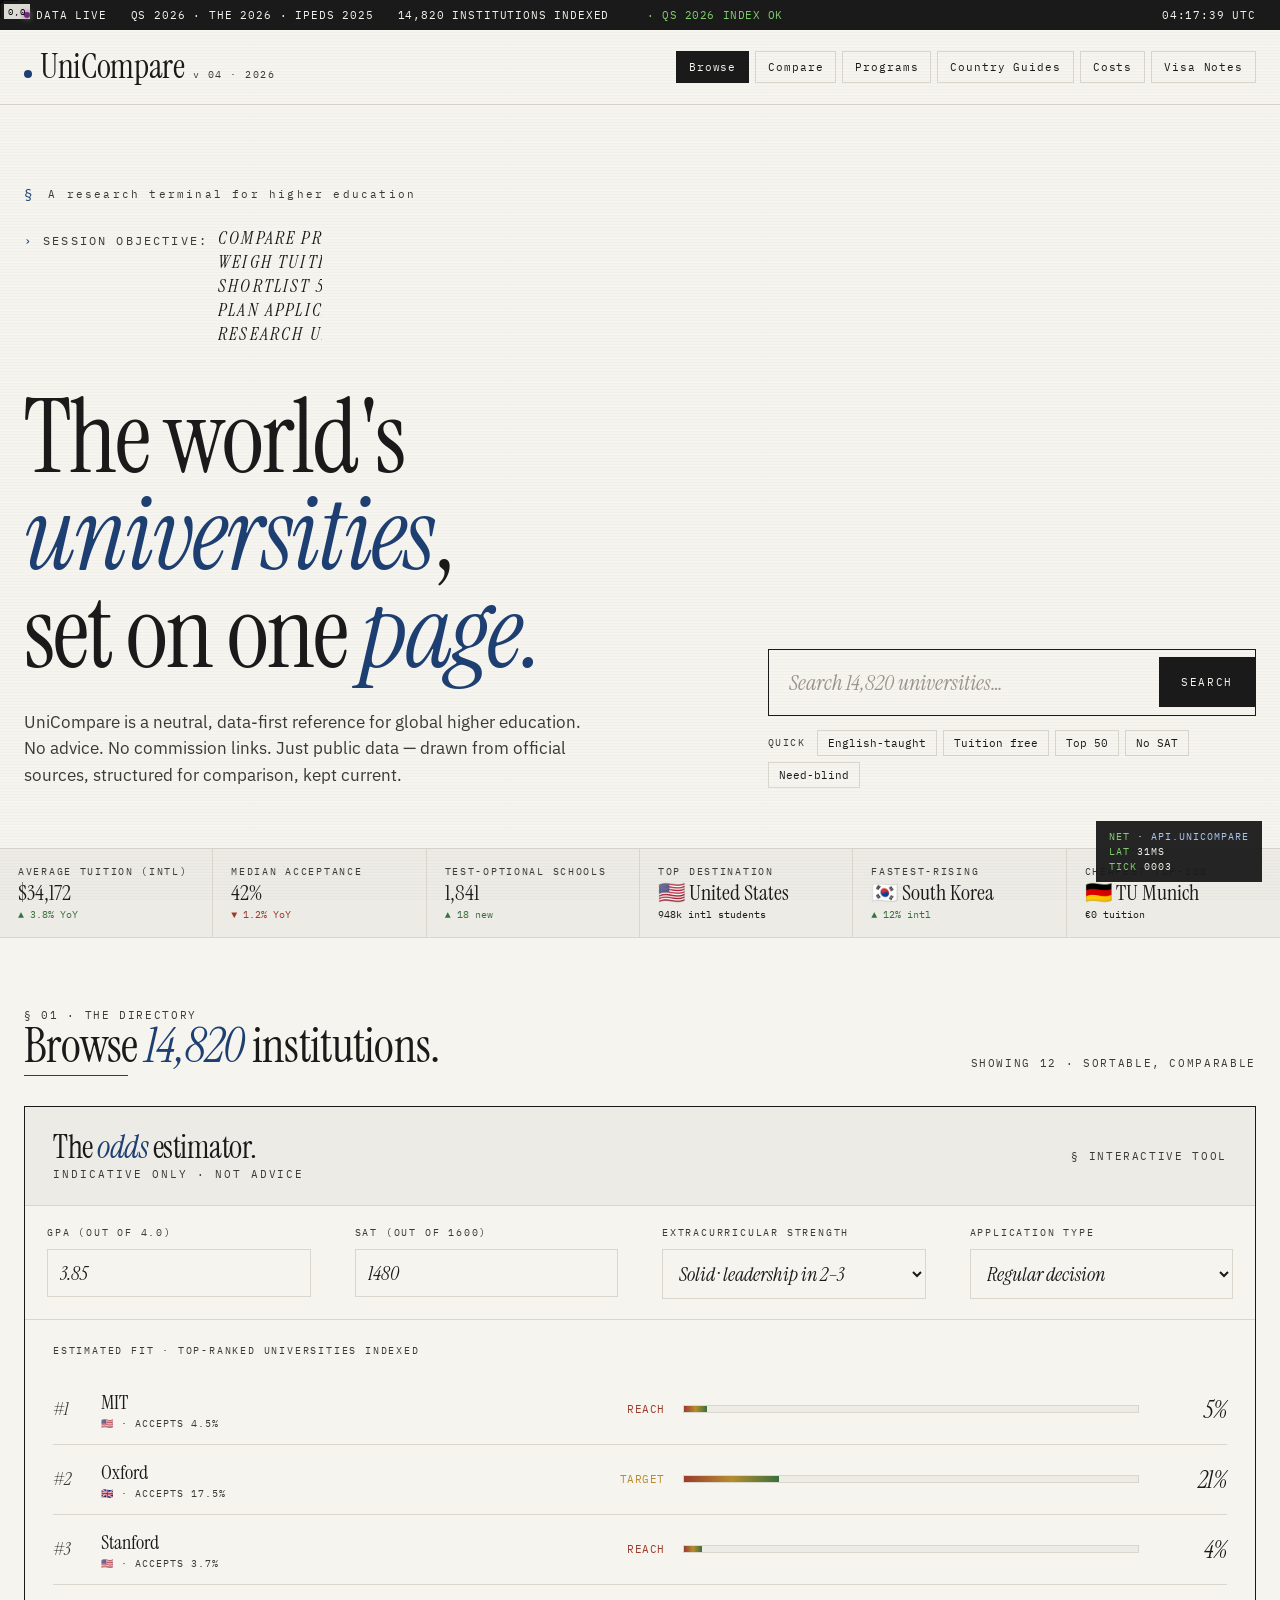
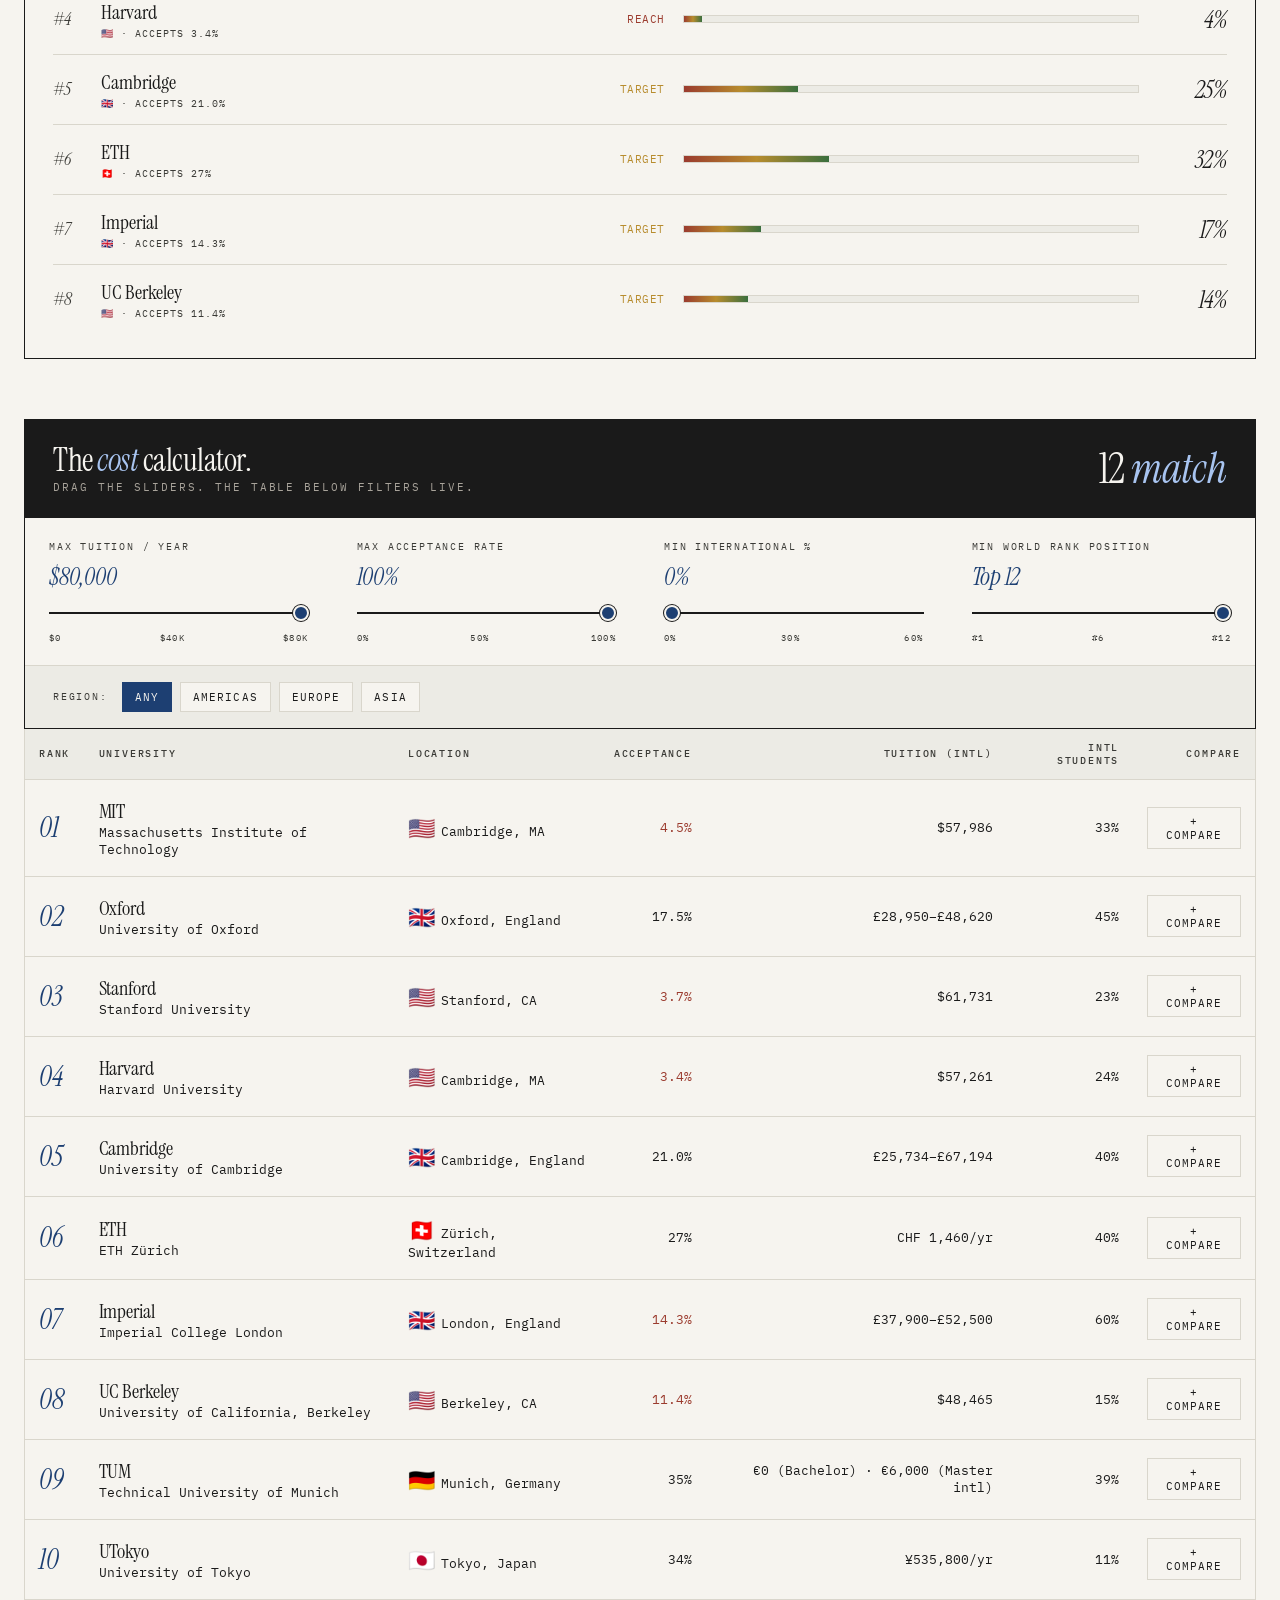
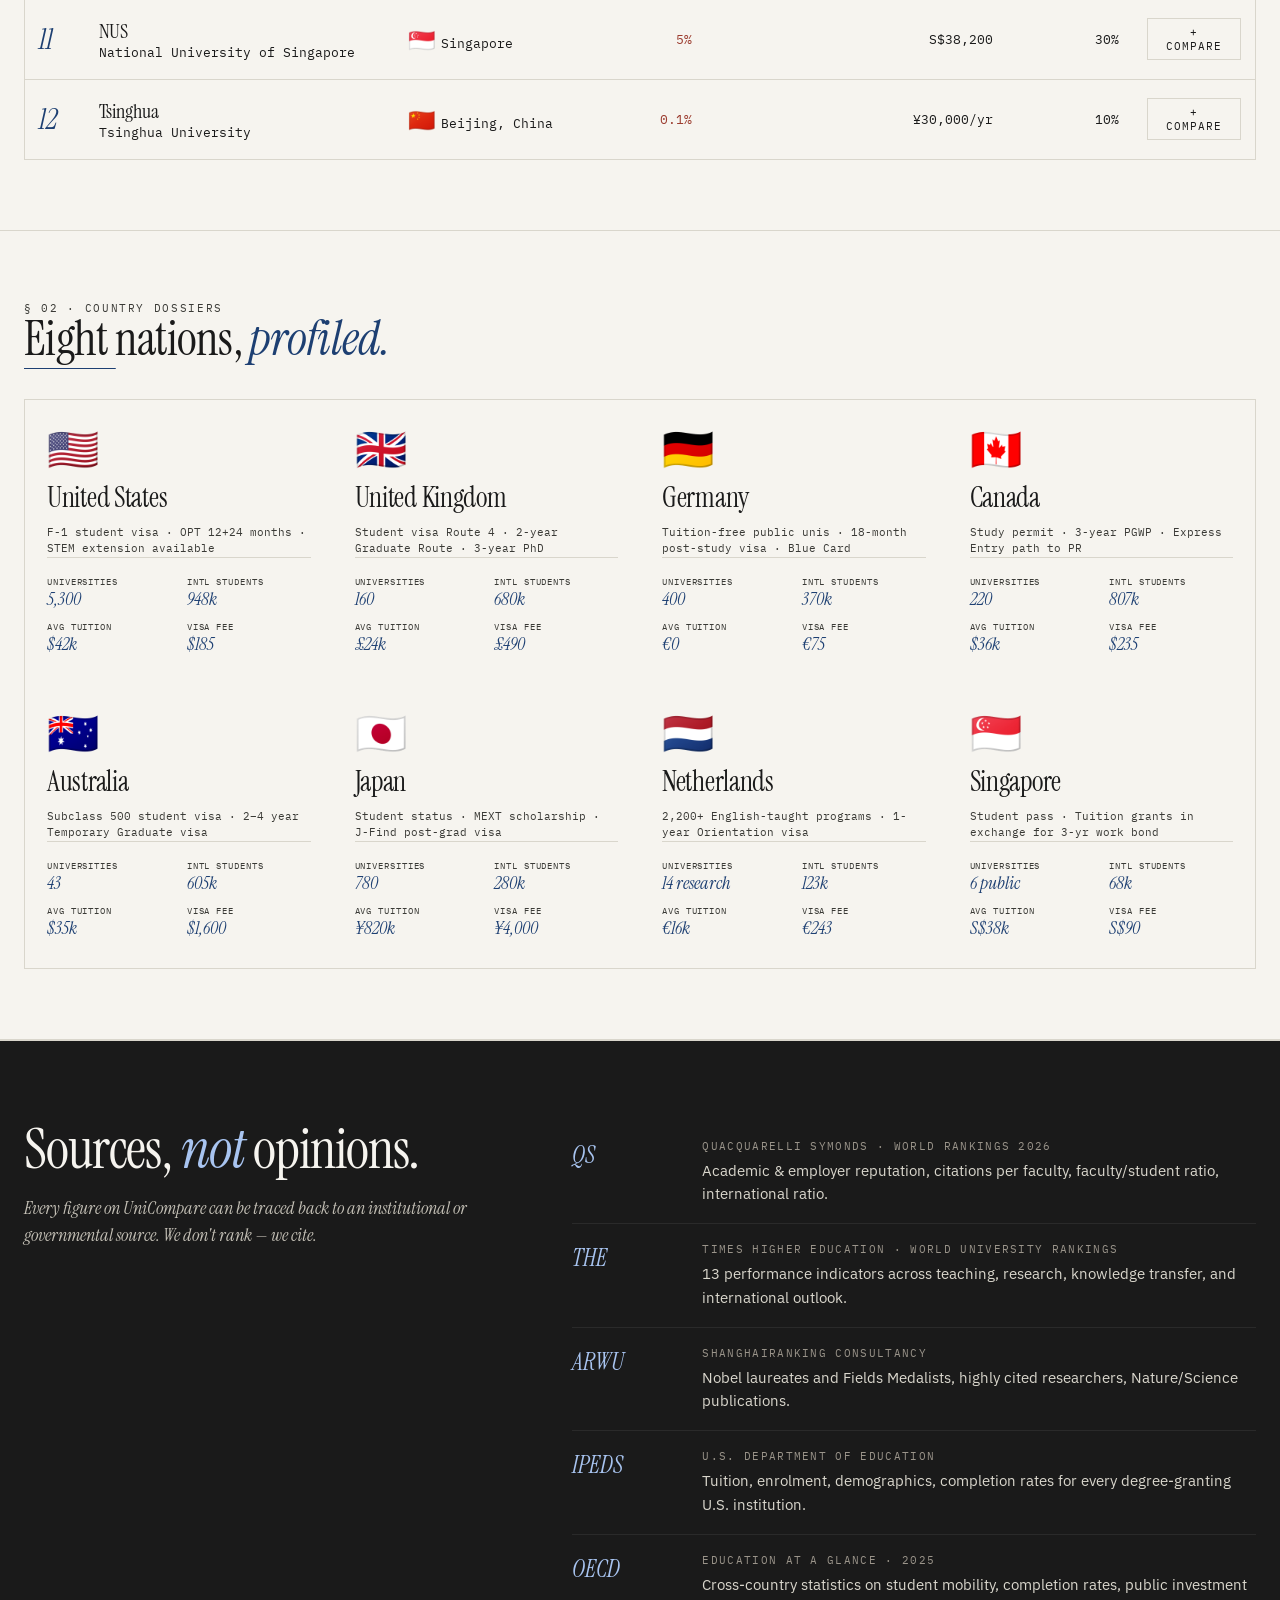
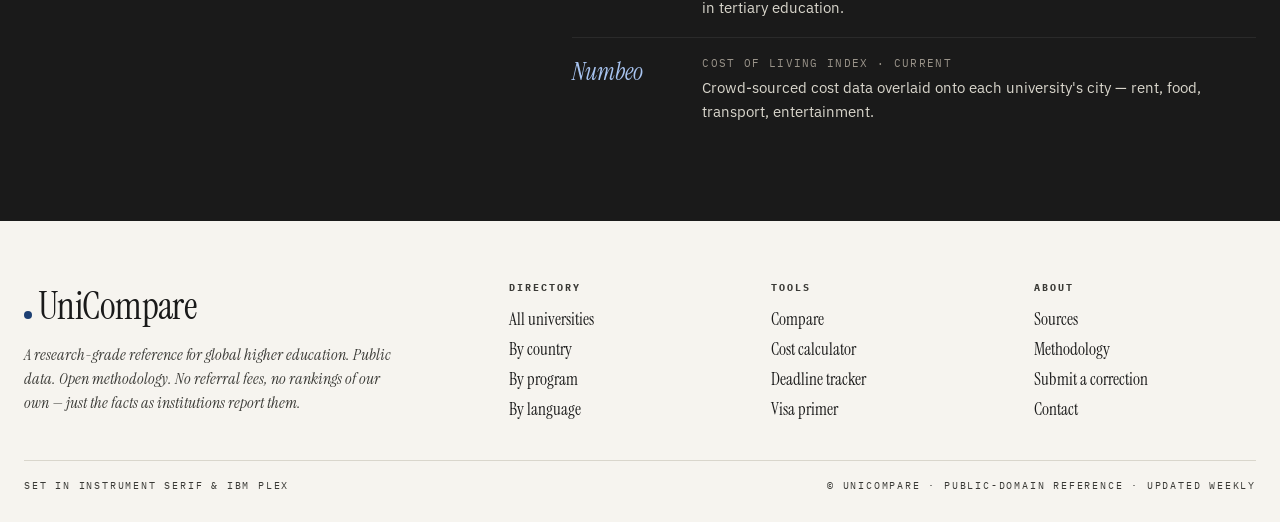
<file: UniCompare/research-terminal.html>
<!DOCTYPE html>
<html lang="en">
<head>
<meta charset="UTF-8" />
<meta name="viewport" content="width=device-width, initial-scale=1.0" />
<title>UniCompare — A research terminal for global higher education</title>
<link rel="preconnect" href="https://fonts.googleapis.com">
<link rel="preconnect" href="https://fonts.gstatic.com" crossorigin>
<link href="https://fonts.googleapis.com/css2?family=Instrument+Serif:ital@0;1&family=IBM+Plex+Mono:wght@300;400;500;600&family=IBM+Plex+Sans:wght@300;400;500;600&display=swap" rel="stylesheet">
<link rel="stylesheet" href="enhance.css">
<style>
  :root{
    --paper:#f6f4ef;
    --paper-2:#ecebe5;
    --ink:#1a1a1a;
    --ink-2:#3a3a36;
    --rule:#d9d6cc;
    --rule-2:#bcb8a8;
    --hi:#1d3f72;
    --pos:#3a6f3e;
    --neg:#9b3b2e;
  }
  *{box-sizing:border-box;margin:0;padding:0}
  html,body{background:var(--paper);color:var(--ink);font-family:'IBM Plex Sans',sans-serif;-webkit-font-smoothing:antialiased;font-weight:400}
  a{color:inherit;text-decoration:none}
  button{font-family:inherit;cursor:pointer;border:none;background:none;color:inherit}
  ::selection{background:var(--hi);color:var(--paper)}

  .status{display:flex;justify-content:space-between;align-items:center;padding:8px 24px;background:var(--ink);color:var(--paper);font-family:'IBM Plex Mono',monospace;font-size:10.5px;letter-spacing:.08em}
  .status-left{display:flex;gap:24px;align-items:center}
  .live{display:flex;gap:6px;align-items:center}
  .live-dot{width:6px;height:6px;border-radius:50%;background:#7fd06a;box-shadow:0 0 6px #7fd06a}

  .header{padding:20px 24px;border-bottom:1px solid var(--rule);display:flex;justify-content:space-between;align-items:center;gap:24px;flex-wrap:wrap;background:var(--paper)}
  .logo{font-family:'Instrument Serif',serif;font-size:34px;letter-spacing:-.01em;font-weight:400;line-height:1;display:flex;align-items:baseline;gap:8px}
  .logo .dot{width:8px;height:8px;background:var(--hi);display:inline-block;border-radius:50%}
  .logo .v{font-family:'IBM Plex Mono',monospace;font-size:10px;color:var(--ink-2);letter-spacing:.15em}
  .nav{display:flex;gap:6px}
  .nav a{font-family:'IBM Plex Mono',monospace;font-size:11px;letter-spacing:.08em;padding:8px 12px;border:1px solid var(--rule)}
  .nav a:hover,.nav a.on{background:var(--ink);color:var(--paper);border-color:var(--ink)}

  .hero{padding:80px 24px 60px;max-width:1500px;margin:0 auto;display:grid;grid-template-columns:1.4fr 1fr;gap:60px;align-items:end;border-bottom:1px solid var(--rule)}
  .hero-kicker{font-family:'IBM Plex Mono',monospace;font-size:11px;letter-spacing:.2em;color:var(--ink-2);margin-bottom:24px;display:flex;align-items:center;gap:14px}
  .hero-kicker::before{content:"§";color:var(--hi);font-size:14px}
  .hero h1{font-family:'Instrument Serif',serif;font-size:clamp(56px,8vw,108px);font-weight:400;line-height:.95;letter-spacing:-.02em;margin-bottom:28px}
  .hero h1 em{font-style:italic;color:var(--hi)}
  .hero p{font-size:17px;line-height:1.55;color:var(--ink-2);max-width:560px;font-weight:400}
  .hero-search{align-self:end}
  .search-wrap{background:var(--paper);border:1.5px solid var(--ink);padding:0;display:flex;align-items:center}
  .search-wrap input{flex:1;border:none;background:transparent;padding:18px 20px;font-family:'Instrument Serif',serif;font-size:22px;outline:none;color:var(--ink);font-style:italic}
  .search-wrap input::placeholder{color:#9a948a}
  .search-wrap button{padding:18px 22px;background:var(--ink);color:var(--paper);font-family:'IBM Plex Mono',monospace;font-size:11px;letter-spacing:.15em}
  .quick-filters{display:flex;gap:6px;margin-top:14px;flex-wrap:wrap;font-family:'IBM Plex Mono',monospace}
  .quick-filters span{font-size:10px;color:var(--ink-2);letter-spacing:.15em;margin-right:6px;align-self:center}
  .qf{font-size:11px;padding:5px 10px;border:1px solid var(--rule);background:transparent;cursor:pointer}
  .qf:hover{background:var(--ink);color:var(--paper);border-color:var(--ink)}

  .ticker-row{display:grid;grid-template-columns:repeat(6,1fr);border-bottom:1px solid var(--rule);background:var(--paper-2)}
  .ticker-cell{padding:16px 18px;border-right:1px solid var(--rule);display:flex;flex-direction:column;gap:4px}
  .ticker-cell:last-child{border-right:none}
  .ticker-cell .l{font-family:'IBM Plex Mono',monospace;font-size:9.5px;letter-spacing:.18em;color:var(--ink-2);text-transform:uppercase}
  .ticker-cell .v{font-family:'Instrument Serif',serif;font-size:22px;line-height:1}
  .ticker-cell .d{font-family:'IBM Plex Mono',monospace;font-size:10px}
  .pos{color:var(--pos)}
  .neg{color:var(--neg)}

  .sec{padding:70px 24px;max-width:1500px;margin:0 auto;border-bottom:1px solid var(--rule)}
  .sec-head{display:flex;justify-content:space-between;align-items:flex-end;gap:24px;margin-bottom:36px;flex-wrap:wrap}
  .sec-title{font-family:'Instrument Serif',serif;font-size:48px;font-weight:400;letter-spacing:-.015em;line-height:1}
  .sec-title em{font-style:italic;color:var(--hi)}
  .sec-meta{font-family:'IBM Plex Mono',monospace;font-size:11px;letter-spacing:.15em;color:var(--ink-2);text-transform:uppercase}

  .odds{margin-bottom:60px;border:1.5px solid var(--ink);background:var(--paper)}
  .odds-head{padding:24px 28px;background:var(--paper-2);border-bottom:1px solid var(--rule);display:flex;justify-content:space-between;align-items:center;flex-wrap:wrap;gap:14px}
  .odds-head h3{font-family:'Instrument Serif',serif;font-size:32px;font-weight:400;line-height:1;letter-spacing:-.015em}
  .odds-head h3 em{font-style:italic;color:var(--hi)}
  .odds-head .sub{font-family:'IBM Plex Mono',monospace;font-size:11px;letter-spacing:.18em;color:var(--ink-2);text-transform:uppercase;margin-top:4px}
  .odds-form{display:grid;grid-template-columns:repeat(4,1fr);border-bottom:1px solid var(--rule);background:var(--rule)}
  .odds-cell{background:var(--paper);padding:20px 22px;display:flex;flex-direction:column;gap:10px}
  .odds-cell label{font-family:'IBM Plex Mono',monospace;font-size:10px;letter-spacing:.18em;color:var(--ink-2);text-transform:uppercase}
  .odds-cell input,.odds-cell select{padding:10px 12px;border:1px solid var(--rule);background:var(--paper);font-family:'Instrument Serif',serif;font-size:20px;font-style:italic;color:var(--ink);outline:none;width:100%}
  .odds-cell input:focus,.odds-cell select:focus{border-color:var(--hi)}
  .odds-results{padding:24px 28px}
  .odds-results-label{font-family:'IBM Plex Mono',monospace;font-size:10px;letter-spacing:.18em;color:var(--ink-2);text-transform:uppercase;margin-bottom:18px}
  .odds-list{display:flex;flex-direction:column;gap:0}
  .odds-row{display:grid;grid-template-columns:30px 1fr 90px 1fr 70px;gap:18px;align-items:center;padding:14px 0;border-bottom:1px solid var(--rule)}
  .odds-row:last-child{border-bottom:none}
  .odds-row-rank{font-family:'Instrument Serif',serif;font-size:18px;font-style:italic;color:var(--ink-2)}
  .odds-row-name{font-family:'Instrument Serif',serif;font-size:20px;font-weight:400}
  .odds-row-name .city{font-family:'IBM Plex Mono',monospace;font-size:10px;color:var(--ink-2);letter-spacing:.1em;margin-top:2px;text-transform:uppercase}
  .odds-row-label{font-family:'IBM Plex Mono',monospace;font-size:11px;letter-spacing:.05em;text-align:right}
  .odds-row-label.reach{color:#9b3b2e}
  .odds-row-label.target{color:#b78c2e}
  .odds-row-label.safety{color:#3a6f3e}
  .odds-bar{height:8px;background:var(--paper-2);border:1px solid var(--rule);position:relative}
  .odds-bar div{position:absolute;left:0;top:0;bottom:0;background:linear-gradient(90deg,#9b3b2e,#b78c2e,#3a6f3e);transition:width .4s}
  .odds-row-pct{font-family:'Instrument Serif',serif;font-size:24px;font-style:italic;font-weight:500;text-align:right;letter-spacing:-.01em}

  .calc{border:1.5px solid var(--ink);background:var(--paper);margin-bottom:0;overflow:hidden}
  .calc-head{padding:24px 28px;background:var(--ink);color:var(--paper);display:flex;justify-content:space-between;align-items:center;flex-wrap:wrap;gap:14px}
  .calc-head h3{font-family:'Instrument Serif',serif;font-size:32px;font-weight:400;line-height:1;letter-spacing:-.015em}
  .calc-head h3 em{font-style:italic;color:#a8c4f0}
  .calc-head .sub{font-family:'IBM Plex Mono',monospace;font-size:11px;letter-spacing:.18em;color:#a8a39a;text-transform:uppercase;margin-top:4px}
  .calc-output{font-family:'Instrument Serif',serif;font-size:42px;font-style:italic;color:#a8c4f0;line-height:1;font-weight:400}
  .calc-output .num{color:var(--paper);font-style:normal;font-weight:500;letter-spacing:-.02em}
  .calc-body{display:grid;grid-template-columns:repeat(4,1fr);background:var(--rule)}
  .calc-cell{background:var(--paper);padding:22px 24px}
  .calc-cell label{font-family:'IBM Plex Mono',monospace;font-size:10px;letter-spacing:.18em;color:var(--ink-2);text-transform:uppercase;display:block;margin-bottom:8px}
  .calc-cell .v{font-family:'Instrument Serif',serif;font-size:24px;font-weight:500;font-style:italic;color:var(--hi);margin-bottom:12px;letter-spacing:-.01em}
  .calc-cell input[type=range]{width:100%;-webkit-appearance:none;appearance:none;background:transparent;height:18px;cursor:pointer}
  .calc-cell input[type=range]::-webkit-slider-runnable-track{height:2px;background:var(--ink);border-radius:0}
  .calc-cell input[type=range]::-moz-range-track{height:2px;background:var(--ink)}
  .calc-cell input[type=range]::-webkit-slider-thumb{-webkit-appearance:none;width:16px;height:16px;background:var(--hi);border-radius:50%;margin-top:-7px;cursor:grab;border:2px solid var(--paper);box-shadow:0 0 0 1px var(--ink)}
  .calc-cell input[type=range]::-moz-range-thumb{width:16px;height:16px;background:var(--hi);border-radius:50%;cursor:grab;border:2px solid var(--paper);box-shadow:0 0 0 1px var(--ink)}
  .calc-cell .ticks{font-family:'IBM Plex Mono',monospace;font-size:9px;letter-spacing:.15em;color:var(--ink-2);display:flex;justify-content:space-between;margin-top:6px;text-transform:uppercase}
  .calc-toggles{display:flex;gap:8px;flex-wrap:wrap;padding:16px 28px;border-top:1px solid var(--rule);background:var(--paper-2)}
  .calc-toggle{font-family:'IBM Plex Mono',monospace;font-size:11px;letter-spacing:.1em;padding:7px 12px;border:1px solid var(--rule);background:var(--paper);text-transform:uppercase;cursor:pointer}
  .calc-toggle:hover{border-color:var(--ink)}
  .calc-toggle.on{background:var(--hi);color:var(--paper);border-color:var(--hi)}

  .uni-table{width:100%;border-collapse:collapse;border:1px solid var(--rule);border-top:none;background:var(--paper)}
  .uni-table thead th{background:var(--paper-2);font-family:'IBM Plex Mono',monospace;font-size:10px;letter-spacing:.18em;text-transform:uppercase;color:var(--ink-2);padding:12px 14px;text-align:left;border-bottom:1px solid var(--rule);font-weight:500}
  .uni-table thead th.r{text-align:right}
  .uni-table tbody tr{border-bottom:1px solid var(--rule);cursor:pointer;transition:background .15s}
  .uni-table tbody tr:hover{background:var(--paper-2)}
  .uni-table tbody td{padding:18px 14px;vertical-align:middle;font-family:'IBM Plex Mono',monospace;font-size:13px}
  .uni-table tbody td.r{text-align:right}
  .uni-table .rank{font-family:'Instrument Serif',serif;font-size:28px;font-style:italic;color:var(--hi);width:60px}
  .uni-table .uname{font-family:'Instrument Serif',serif;font-size:20px;font-style:normal;font-weight:400;letter-spacing:-.005em}
  .uni-table .uname .ucity{font-family:'IBM Plex Mono',monospace;font-size:11px;color:var(--ink-2);margin-top:2px;letter-spacing:.05em}
  .uni-table .flag{font-size:22px;margin-right:6px}
  .uni-table .accept{font-family:'IBM Plex Mono',monospace;font-size:13px}
  .uni-table .accept.low{color:var(--neg)}
  .check{font-family:'IBM Plex Mono',monospace;font-size:11px;letter-spacing:.1em;padding:6px 10px;border:1px solid var(--rule);cursor:pointer}
  .check:hover{background:var(--hi);color:var(--paper);border-color:var(--hi)}
  .check.added{background:var(--ink);color:var(--paper);border-color:var(--ink)}

  .compare-bar{position:fixed;bottom:0;left:0;right:0;background:var(--ink);color:var(--paper);padding:14px 24px;display:none;align-items:center;gap:18px;z-index:50;border-top:2px solid var(--hi)}
  .compare-bar.on{display:flex}
  .compare-bar .l{font-family:'IBM Plex Mono',monospace;font-size:11px;letter-spacing:.15em;text-transform:uppercase}
  .compare-bar .slots{display:flex;gap:10px;flex:1;flex-wrap:wrap}
  .slot{font-family:'IBM Plex Mono',monospace;font-size:12px;padding:7px 12px;border:1px solid var(--paper);background:transparent}
  .compare-go{font-family:'IBM Plex Mono',monospace;font-size:11px;letter-spacing:.15em;padding:10px 16px;background:var(--paper);color:var(--ink);text-transform:uppercase}

  .compare-panel{background:var(--paper-2);padding:50px 30px;margin:30px 0;border:1px solid var(--rule);display:none}
  .compare-panel.on{display:block}
  .compare-grid{display:grid;grid-template-columns:200px repeat(var(--cols,2),1fr);gap:0;background:var(--rule);border:1px solid var(--rule)}
  .compare-grid > div{background:var(--paper);padding:14px 16px;font-family:'IBM Plex Mono',monospace;font-size:12px}
  .compare-grid .row-label{background:var(--paper-2);font-family:'IBM Plex Mono',monospace;font-size:10px;letter-spacing:.15em;color:var(--ink-2);text-transform:uppercase}
  .compare-grid .uni-head{font-family:'Instrument Serif',serif;font-size:22px;line-height:1.1;background:var(--ink);color:var(--paper)}
  .compare-grid .uni-head .ucity{font-family:'IBM Plex Mono',monospace;font-size:11px;color:#a8a39a;margin-top:4px;letter-spacing:.05em}

  .guides{display:grid;grid-template-columns:repeat(4,1fr);gap:0;border:1px solid var(--rule);background:var(--rule)}
  .guide{background:var(--paper);padding:28px 22px;cursor:pointer;transition:background .15s;min-height:240px;display:flex;flex-direction:column}
  .guide:hover{background:var(--paper-2)}
  .guide-flag{font-size:42px;line-height:1;margin-bottom:14px}
  .guide-name{font-family:'Instrument Serif',serif;font-size:28px;font-weight:400;line-height:1;margin-bottom:8px;letter-spacing:-.01em}
  .guide-data{display:grid;grid-template-columns:1fr 1fr;gap:10px 16px;margin-top:auto;padding-top:18px;border-top:1px solid var(--rule);font-family:'IBM Plex Mono',monospace;font-size:11px}
  .guide-data .l{color:var(--ink-2);letter-spacing:.1em;text-transform:uppercase;font-size:9px}
  .guide-data .v{font-family:'Instrument Serif',serif;font-size:18px;font-style:italic;color:var(--hi)}

  .meth{background:var(--ink);color:var(--paper);padding:80px 24px;border-top:1px solid var(--rule)}
  .meth-inner{max-width:1500px;margin:0 auto;display:grid;grid-template-columns:1fr 1.4fr;gap:60px}
  .meth h2{font-family:'Instrument Serif',serif;font-size:56px;font-weight:400;line-height:1;letter-spacing:-.02em}
  .meth h2 em{font-style:italic;color:#a8c4f0}
  .meth .lede{font-family:'Instrument Serif',serif;font-size:18px;line-height:1.5;color:#c4c0b6;margin-top:18px;font-style:italic}
  .meth-table{border-collapse:collapse;width:100%}
  .meth-table tr{border-bottom:1px solid #2a2a2a}
  .meth-table tr:last-child{border-bottom:none}
  .meth-table td{padding:18px 0;vertical-align:top}
  .meth-table td:first-child{font-family:'Instrument Serif',serif;font-size:24px;font-style:italic;color:#a8c4f0;width:130px}
  .meth-table .src{font-family:'IBM Plex Mono',monospace;font-size:11px;letter-spacing:.12em;color:#9a948a;text-transform:uppercase;margin-bottom:6px}
  .meth-table .desc{font-size:15px;line-height:1.55;color:#d9d6cc;font-family:'IBM Plex Sans',sans-serif}

  .foot{padding:60px 24px 30px;background:var(--paper)}
  .foot-inner{max-width:1500px;margin:0 auto;display:grid;grid-template-columns:2fr 1fr 1fr 1fr;gap:40px}
  .foot h4{font-family:'IBM Plex Mono',monospace;font-size:10px;letter-spacing:.2em;color:var(--ink-2);text-transform:uppercase;margin-bottom:14px}
  .foot ul{list-style:none;display:flex;flex-direction:column;gap:8px}
  .foot ul a{font-family:'Instrument Serif',serif;font-size:17px}
  .foot ul a:hover{color:var(--hi);text-decoration:underline}
  .foot p{font-family:'Instrument Serif',serif;font-style:italic;font-size:16px;color:var(--ink-2);line-height:1.5;max-width:380px;margin-top:12px}
  .foot-logo{font-family:'Instrument Serif',serif;font-size:38px;letter-spacing:-.015em}
  .foot-logo .dot{display:inline-block;width:8px;height:8px;background:var(--hi);border-radius:50%;margin-right:6px}
  .colo{max-width:1500px;margin:40px auto 0;padding-top:18px;border-top:1px solid var(--rule);font-family:'IBM Plex Mono',monospace;font-size:10px;letter-spacing:.18em;color:var(--ink-2);text-transform:uppercase;display:flex;justify-content:space-between;gap:12px;flex-wrap:wrap}

  .modal-bg{position:fixed;inset:0;background:rgba(26,26,26,.6);backdrop-filter:blur(4px);display:none;align-items:center;justify-content:center;z-index:100;padding:40px}
  .modal-bg.on{display:flex}
  .modal{background:var(--paper);border:1.5px solid var(--ink);max-width:820px;width:100%;max-height:90vh;overflow-y:auto;position:relative}
  .modal-inner{padding:40px}
  .close{position:absolute;top:14px;right:14px;font-family:'IBM Plex Mono',monospace;font-size:11px;letter-spacing:.15em;padding:8px 12px;border:1px solid var(--rule);background:var(--paper);z-index:2;text-transform:uppercase}
  .close:hover{background:var(--ink);color:var(--paper);border-color:var(--ink)}
  .modal h2{font-family:'Instrument Serif',serif;font-size:48px;font-weight:400;line-height:1;letter-spacing:-.02em;margin-bottom:6px}
  .modal h2 em{font-style:italic;color:var(--hi)}
  .modal .city-line{font-family:'IBM Plex Mono',monospace;font-size:12px;letter-spacing:.15em;color:var(--ink-2);text-transform:uppercase;margin-bottom:24px}
  .modal-stats{display:grid;grid-template-columns:repeat(4,1fr);border:1px solid var(--rule);margin-bottom:24px}
  .modal-stats > div{padding:14px;border-right:1px solid var(--rule)}
  .modal-stats > div:last-child{border-right:none}
  .modal-stats .l{font-family:'IBM Plex Mono',monospace;font-size:9px;letter-spacing:.18em;color:var(--ink-2);text-transform:uppercase;margin-bottom:4px}
  .modal-stats .v{font-family:'Instrument Serif',serif;font-size:22px;line-height:1}
  .modal h3{font-family:'IBM Plex Mono',monospace;font-size:11px;letter-spacing:.2em;color:var(--hi);text-transform:uppercase;margin:24px 0 10px}
  .modal p,.modal li{font-family:'Instrument Serif',serif;font-size:17px;line-height:1.55}
  .modal ul{padding-left:20px;display:flex;flex-direction:column;gap:6px}

  @media (max-width:980px){
    .hero{grid-template-columns:1fr;gap:30px}
    .ticker-row{grid-template-columns:repeat(3,1fr)}
    .ticker-cell:nth-child(3){border-right:none}
    .calc-body{grid-template-columns:1fr 1fr}
    .odds-form{grid-template-columns:1fr 1fr}
    .odds-row{grid-template-columns:30px 1fr 60px}
    .odds-bar,.odds-row-label{display:none}
    .guides{grid-template-columns:repeat(2,1fr)}
    .meth-inner{grid-template-columns:1fr}
    .foot-inner{grid-template-columns:1fr 1fr}
    .uni-table thead th:nth-child(n+5),.uni-table tbody td:nth-child(n+5){display:none}
  }
</style>
</head>
<body>

<div class="status">
  <div class="status-left">
    <span class="live"><span class="live-dot"></span><span>DATA LIVE</span></span>
    <span>QS 2026 · THE 2026 · IPEDS 2025</span>
    <span>14,820 INSTITUTIONS INDEXED</span>
  </div>
  <div id="clock">—</div>
</div>

<header class="header">
  <div class="logo"><span class="dot"></span>UniCompare<span class="v">v 04 · 2026</span></div>
  <nav class="nav">
    <a class="on">Browse</a><a>Compare</a><a>Programs</a><a>Country Guides</a><a>Costs</a><a>Visa Notes</a>
  </nav>
</header>

<section class="hero">
  <div>
    <div class="hero-kicker">A research terminal for higher education</div>
    <h1>The world's <em>universities</em>,<br/>set on one <em>page.</em></h1>
    <p>UniCompare is a neutral, data-first reference for global higher education. No advice. No commission links. Just public data — drawn from official sources, structured for comparison, kept current.</p>
  </div>
  <div class="hero-search">
    <div class="search-wrap">
      <input placeholder="Search 14,820 universities…" />
      <button>SEARCH</button>
    </div>
    <div class="quick-filters">
      <span>QUICK</span>
      <button class="qf">English-taught</button>
      <button class="qf">Tuition free</button>
      <button class="qf">Top 50</button>
      <button class="qf">No SAT</button>
      <button class="qf">Need-blind</button>
    </div>
  </div>
</section>

<div class="ticker-row">
  <div class="ticker-cell"><span class="l">Average tuition (intl)</span><span class="v">$34,200</span><span class="d pos">▲ 3.8% YoY</span></div>
  <div class="ticker-cell"><span class="l">Median acceptance</span><span class="v">42%</span><span class="d neg">▼ 1.2% YoY</span></div>
  <div class="ticker-cell"><span class="l">Test-optional schools</span><span class="v">1,840</span><span class="d pos">▲ 18 new</span></div>
  <div class="ticker-cell"><span class="l">Top destination</span><span class="v">🇺🇸 United States</span><span class="d">948k intl students</span></div>
  <div class="ticker-cell"><span class="l">Fastest-rising</span><span class="v">🇰🇷 South Korea</span><span class="d pos">▲ 12% intl</span></div>
  <div class="ticker-cell"><span class="l">Cheapest top-100</span><span class="v">🇩🇪 TU Munich</span><span class="d">€0 tuition</span></div>
</div>

<section class="sec">
  <div class="sec-head">
    <div>
      <div class="sec-meta">§ 01 · The directory</div>
      <h2 class="sec-title">Browse <em>14,820</em> institutions.</h2>
    </div>
    <div class="sec-meta">Showing <span id="count">12</span> · sortable, comparable</div>
  </div>
  <div class="odds">
    <div class="odds-head">
      <div>
        <h3>The <em>odds</em> estimator.</h3>
        <div class="sub">Indicative only · Not advice</div>
      </div>
      <div class="sec-meta">§ Interactive tool</div>
    </div>
    <div class="odds-form">
      <div class="odds-cell">
        <label>GPA (out of 4.0)</label>
        <input type="number" min="2" max="4" step="0.01" value="3.85" id="o-gpa" />
      </div>
      <div class="odds-cell">
        <label>SAT (out of 1600)</label>
        <input type="number" min="800" max="1600" step="10" value="1480" id="o-sat" />
      </div>
      <div class="odds-cell">
        <label>Extracurricular strength</label>
        <select id="o-ec">
          <option value="0.6">Light · few activities</option>
          <option value="0.85" selected>Solid · leadership in 2–3</option>
          <option value="1.1">Strong · regional/national tier</option>
          <option value="1.3">Exceptional · international recognition</option>
        </select>
      </div>
      <div class="odds-cell">
        <label>Application type</label>
        <select id="o-app">
          <option value="1">Regular decision</option>
          <option value="1.4">Early action / restrictive</option>
          <option value="1.7">Early decision (binding)</option>
        </select>
      </div>
    </div>
    <div class="odds-results">
      <div class="odds-results-label">Estimated fit · top-ranked universities indexed</div>
      <div class="odds-list" id="odds-list"></div>
    </div>
  </div>

  <div class="calc">
    <div class="calc-head">
      <div>
        <h3>The <em>cost</em> calculator.</h3>
        <div class="sub">Drag the sliders. The table below filters live.</div>
      </div>
      <div class="calc-output"><span class="num" id="calc-count">12</span> match</div>
    </div>
    <div class="calc-body">
      <div class="calc-cell">
        <label>Max tuition / year</label>
        <div class="v" id="v-tuition">$80,000</div>
        <input type="range" id="r-tuition" min="0" max="80000" step="2000" value="80000" />
        <div class="ticks"><span>$0</span><span>$40k</span><span>$80k</span></div>
      </div>
      <div class="calc-cell">
        <label>Max acceptance rate</label>
        <div class="v" id="v-accept">100%</div>
        <input type="range" id="r-accept" min="0" max="100" step="1" value="100" />
        <div class="ticks"><span>0%</span><span>50%</span><span>100%</span></div>
      </div>
      <div class="calc-cell">
        <label>Min international %</label>
        <div class="v" id="v-intl">0%</div>
        <input type="range" id="r-intl" min="0" max="60" step="1" value="0" />
        <div class="ticks"><span>0%</span><span>30%</span><span>60%</span></div>
      </div>
      <div class="calc-cell">
        <label>Min world rank position</label>
        <div class="v" id="v-rank">Top 12</div>
        <input type="range" id="r-rank" min="1" max="12" step="1" value="12" />
        <div class="ticks"><span>#1</span><span>#6</span><span>#12</span></div>
      </div>
    </div>
    <div class="calc-toggles">
      <span style="font-family:'IBM Plex Mono',monospace;font-size:10px;letter-spacing:.18em;color:var(--ink-2);text-transform:uppercase;align-self:center;margin-right:6px">Region:</span>
      <button class="calc-toggle on" data-region="all">Any</button>
      <button class="calc-toggle" data-region="🇺🇸">Americas</button>
      <button class="calc-toggle" data-region="🇬🇧 🇩🇪 🇨🇭 🇳🇱">Europe</button>
      <button class="calc-toggle" data-region="🇯🇵 🇨🇳 🇸🇬">Asia</button>
    </div>
  </div>
  <table class="uni-table">
    <thead>
      <tr>
        <th>Rank</th><th>University</th><th>Location</th><th class="r">Acceptance</th><th class="r">Tuition (intl)</th><th class="r">Intl Students</th><th class="r">Compare</th>
      </tr>
    </thead>
    <tbody id="uni-tbody"></tbody>
  </table>

  <div class="compare-panel" id="compare-panel">
    <div style="display:flex;justify-content:space-between;align-items:center;margin-bottom:22px;flex-wrap:wrap;gap:12px">
      <div>
        <div class="sec-meta">§ Side-by-side</div>
        <h3 style="font-family:'Instrument Serif',serif;font-size:34px;font-weight:400;font-style:italic">Comparison</h3>
      </div>
      <button class="check" onclick="clearCompare()">CLEAR ALL</button>
    </div>
    <div class="compare-grid" id="compare-grid"></div>
  </div>
</section>

<section class="sec">
  <div class="sec-head">
    <div>
      <div class="sec-meta">§ 02 · Country dossiers</div>
      <h2 class="sec-title">Eight nations, <em>profiled.</em></h2>
    </div>
  </div>
  <div class="guides">
    <div class="guide">
      <div class="guide-flag">🇺🇸</div>
      <div class="guide-name">United States</div>
      <div style="font-family:'IBM Plex Mono',monospace;font-size:11px;color:var(--ink-2);line-height:1.5;margin-top:4px">F-1 student visa · OPT 12+24 months · STEM extension available</div>
      <div class="guide-data">
        <div><div class="l">Universities</div><div class="v">5,300</div></div>
        <div><div class="l">Intl students</div><div class="v">948k</div></div>
        <div><div class="l">Avg tuition</div><div class="v">$42k</div></div>
        <div><div class="l">Visa fee</div><div class="v">$185</div></div>
      </div>
    </div>
    <div class="guide">
      <div class="guide-flag">🇬🇧</div>
      <div class="guide-name">United Kingdom</div>
      <div style="font-family:'IBM Plex Mono',monospace;font-size:11px;color:var(--ink-2);line-height:1.5;margin-top:4px">Student visa Route 4 · 2-year Graduate Route · 3-year PhD</div>
      <div class="guide-data">
        <div><div class="l">Universities</div><div class="v">160</div></div>
        <div><div class="l">Intl students</div><div class="v">680k</div></div>
        <div><div class="l">Avg tuition</div><div class="v">£24k</div></div>
        <div><div class="l">Visa fee</div><div class="v">£490</div></div>
      </div>
    </div>
    <div class="guide">
      <div class="guide-flag">🇩🇪</div>
      <div class="guide-name">Germany</div>
      <div style="font-family:'IBM Plex Mono',monospace;font-size:11px;color:var(--ink-2);line-height:1.5;margin-top:4px">Tuition-free public unis · 18-month post-study visa · Blue Card</div>
      <div class="guide-data">
        <div><div class="l">Universities</div><div class="v">400</div></div>
        <div><div class="l">Intl students</div><div class="v">370k</div></div>
        <div><div class="l">Avg tuition</div><div class="v">€0</div></div>
        <div><div class="l">Visa fee</div><div class="v">€75</div></div>
      </div>
    </div>
    <div class="guide">
      <div class="guide-flag">🇨🇦</div>
      <div class="guide-name">Canada</div>
      <div style="font-family:'IBM Plex Mono',monospace;font-size:11px;color:var(--ink-2);line-height:1.5;margin-top:4px">Study permit · 3-year PGWP · Express Entry path to PR</div>
      <div class="guide-data">
        <div><div class="l">Universities</div><div class="v">220</div></div>
        <div><div class="l">Intl students</div><div class="v">807k</div></div>
        <div><div class="l">Avg tuition</div><div class="v">$36k</div></div>
        <div><div class="l">Visa fee</div><div class="v">$235</div></div>
      </div>
    </div>
    <div class="guide">
      <div class="guide-flag">🇦🇺</div>
      <div class="guide-name">Australia</div>
      <div style="font-family:'IBM Plex Mono',monospace;font-size:11px;color:var(--ink-2);line-height:1.5;margin-top:4px">Subclass 500 student visa · 2–4 year Temporary Graduate visa</div>
      <div class="guide-data">
        <div><div class="l">Universities</div><div class="v">43</div></div>
        <div><div class="l">Intl students</div><div class="v">605k</div></div>
        <div><div class="l">Avg tuition</div><div class="v">$35k</div></div>
        <div><div class="l">Visa fee</div><div class="v">$1,600</div></div>
      </div>
    </div>
    <div class="guide">
      <div class="guide-flag">🇯🇵</div>
      <div class="guide-name">Japan</div>
      <div style="font-family:'IBM Plex Mono',monospace;font-size:11px;color:var(--ink-2);line-height:1.5;margin-top:4px">Student status · MEXT scholarship · J-Find post-grad visa</div>
      <div class="guide-data">
        <div><div class="l">Universities</div><div class="v">780</div></div>
        <div><div class="l">Intl students</div><div class="v">280k</div></div>
        <div><div class="l">Avg tuition</div><div class="v">¥820k</div></div>
        <div><div class="l">Visa fee</div><div class="v">¥4,000</div></div>
      </div>
    </div>
    <div class="guide">
      <div class="guide-flag">🇳🇱</div>
      <div class="guide-name">Netherlands</div>
      <div style="font-family:'IBM Plex Mono',monospace;font-size:11px;color:var(--ink-2);line-height:1.5;margin-top:4px">2,200+ English-taught programs · 1-year Orientation visa</div>
      <div class="guide-data">
        <div><div class="l">Universities</div><div class="v">14 research</div></div>
        <div><div class="l">Intl students</div><div class="v">123k</div></div>
        <div><div class="l">Avg tuition</div><div class="v">€16k</div></div>
        <div><div class="l">Visa fee</div><div class="v">€243</div></div>
      </div>
    </div>
    <div class="guide">
      <div class="guide-flag">🇸🇬</div>
      <div class="guide-name">Singapore</div>
      <div style="font-family:'IBM Plex Mono',monospace;font-size:11px;color:var(--ink-2);line-height:1.5;margin-top:4px">Student pass · Tuition grants in exchange for 3-yr work bond</div>
      <div class="guide-data">
        <div><div class="l">Universities</div><div class="v">6 public</div></div>
        <div><div class="l">Intl students</div><div class="v">68k</div></div>
        <div><div class="l">Avg tuition</div><div class="v">S$38k</div></div>
        <div><div class="l">Visa fee</div><div class="v">S$90</div></div>
      </div>
    </div>
  </div>
</section>

<section class="meth">
  <div class="meth-inner">
    <div>
      <h2>Sources, <em>not</em> opinions.</h2>
      <p class="lede">Every figure on UniCompare can be traced back to an institutional or governmental source. We don't rank — we cite.</p>
    </div>
    <table class="meth-table">
      <tr><td>QS</td><td><div class="src">Quacquarelli Symonds · World Rankings 2026</div><div class="desc">Academic & employer reputation, citations per faculty, faculty/student ratio, international ratio.</div></td></tr>
      <tr><td>THE</td><td><div class="src">Times Higher Education · World University Rankings</div><div class="desc">13 performance indicators across teaching, research, knowledge transfer, and international outlook.</div></td></tr>
      <tr><td>ARWU</td><td><div class="src">ShanghaiRanking Consultancy</div><div class="desc">Nobel laureates and Fields Medalists, highly cited researchers, Nature/Science publications.</div></td></tr>
      <tr><td>IPEDS</td><td><div class="src">U.S. Department of Education</div><div class="desc">Tuition, enrolment, demographics, completion rates for every degree-granting U.S. institution.</div></td></tr>
      <tr><td>OECD</td><td><div class="src">Education at a Glance · 2025</div><div class="desc">Cross-country statistics on student mobility, completion rates, public investment in tertiary education.</div></td></tr>
      <tr><td>Numbeo</td><td><div class="src">Cost of Living Index · current</div><div class="desc">Crowd-sourced cost data overlaid onto each university's city — rent, food, transport, entertainment.</div></td></tr>
    </table>
  </div>
</section>

<footer class="foot">
  <div class="foot-inner">
    <div>
      <div class="foot-logo"><span class="dot"></span>UniCompare</div>
      <p>A research-grade reference for global higher education. Public data. Open methodology. No referral fees, no rankings of our own — just the facts as institutions report them.</p>
    </div>
    <div><h4>Directory</h4><ul><a>All universities</a><a>By country</a><a>By program</a><a>By language</a></ul></div>
    <div><h4>Tools</h4><ul><a>Compare</a><a>Cost calculator</a><a>Deadline tracker</a><a>Visa primer</a></ul></div>
    <div><h4>About</h4><ul><a>Sources</a><a>Methodology</a><a>Submit a correction</a><a>Contact</a></ul></div>
  </div>
  <div class="colo">
    <span>Set in Instrument Serif &amp; IBM Plex</span>
    <span>© UniCompare · Public-domain reference · Updated weekly</span>
  </div>
</footer>

<div class="compare-bar" id="cmp-bar">
  <div class="l">Compare:</div>
  <div class="slots" id="cmp-slots"></div>
  <button class="compare-go" onclick="showCompare()">Show comparison →</button>
</div>

<div class="modal-bg" id="modal-bg" onclick="if(event.target===this)closeModal()">
  <div class="modal">
    <button class="close" onclick="closeModal()">CLOSE ×</button>
    <div class="modal-inner" id="modal-body"></div>
  </div>
</div>

<script>
const unis = [
  {id:1,rank:1,name:"Massachusetts Institute of Technology",short:"MIT",city:"Cambridge, MA",country:"🇺🇸 United States",accept:"4.5%",acceptLow:true,tuition:"$57,986",intl:"33%",founded:1861,size:"11,500",type:"Private research",strong:["Engineering","Computer Science","Economics","Physics"],deadlines:"Nov 1 (EA) · Jan 1 (RD)",desc:"A private land-grant research university in Cambridge, Massachusetts. Often ranked the world's leading institution for engineering, computer science, and the physical sciences."},
  {id:2,rank:2,name:"University of Oxford",short:"Oxford",city:"Oxford, England",country:"🇬🇧 United Kingdom",accept:"17.5%",acceptLow:false,tuition:"£28,950–£48,620",intl:"45%",founded:1096,size:"26,000",type:"Public collegiate",strong:["Humanities","PPE","Law","Medicine"],deadlines:"Oct 15 (UCAS)",desc:"The oldest university in the English-speaking world. 39 self-governing colleges, the Bodleian library, and a tutorial system that's been refined over nine centuries."},
  {id:3,rank:3,name:"Stanford University",short:"Stanford",city:"Stanford, CA",country:"🇺🇸 United States",accept:"3.7%",acceptLow:true,tuition:"$61,731",intl:"23%",founded:1885,size:"17,250",type:"Private research",strong:["Computer Science","Engineering","Business","Medicine"],deadlines:"Nov 1 (REA) · Jan 5 (RD)",desc:"Adjacent to Silicon Valley, with a closer relationship to industry than perhaps any university in the world. Particularly strong in CS, engineering, business, and law."},
  {id:4,rank:4,name:"Harvard University",short:"Harvard",city:"Cambridge, MA",country:"🇺🇸 United States",accept:"3.4%",acceptLow:true,tuition:"$57,261",intl:"24%",founded:1636,size:"23,000",type:"Private research",strong:["Law","Medicine","Business","Government"],deadlines:"Nov 1 (REA) · Jan 1 (RD)",desc:"The oldest institution of higher education in the U.S. Particularly dominant in law, medicine, business, and the humanities. Need-blind for all applicants."},
  {id:5,rank:5,name:"University of Cambridge",short:"Cambridge",city:"Cambridge, England",country:"🇬🇧 United Kingdom",accept:"21.0%",acceptLow:false,tuition:"£25,734–£67,194",intl:"40%",founded:1209,size:"24,500",type:"Public collegiate",strong:["Mathematics","Sciences","Engineering","Classics"],deadlines:"Oct 15 (UCAS)",desc:"Founded after a dispute with Oxford scholars. 31 constituent colleges. Famous for the Cavendish Laboratory, Mathematical Tripos, and a roster of Nobel laureates."},
  {id:6,rank:6,name:"ETH Zürich",short:"ETH",city:"Zürich, Switzerland",country:"🇨🇭 Switzerland",accept:"27%",acceptLow:false,tuition:"CHF 1,460/yr",intl:"40%",founded:1855,size:"24,000",type:"Public federal",strong:["Engineering","Computer Science","Architecture","Sciences"],deadlines:"Apr 30 (BSc) · Dec 15 (MSc)",desc:"Swiss Federal Institute of Technology. Tuition is famously low for an institution of its calibre. 22 Nobel laureates including Einstein."},
  {id:7,rank:7,name:"Imperial College London",short:"Imperial",city:"London, England",country:"🇬🇧 United Kingdom",accept:"14.3%",acceptLow:true,tuition:"£37,900–£52,500",intl:"60%",founded:1907,size:"22,500",type:"Public research",strong:["Engineering","Medicine","Business","Natural Sciences"],deadlines:"Oct 15 (UCAS Medicine) · Jan 31 (UCAS)",desc:"A STEM and medical specialist university in central London. Highest proportion of international students among Russell Group institutions."},
  {id:8,rank:8,name:"University of California, Berkeley",short:"UC Berkeley",city:"Berkeley, CA",country:"🇺🇸 United States",accept:"11.4%",acceptLow:true,tuition:"$48,465",intl:"15%",founded:1868,size:"45,000",type:"Public research",strong:["Engineering","Computer Science","Economics","Sciences"],deadlines:"Nov 30 (UC app)",desc:"The flagship of the University of California system. Birthplace of Free Speech Movement and home to 110 Nobel laureate affiliates."},
  {id:9,rank:9,name:"Technical University of Munich",short:"TUM",city:"Munich, Germany",country:"🇩🇪 Germany",accept:"35%",acceptLow:false,tuition:"€0 (Bachelor) · €6,000 (Master intl)",intl:"39%",founded:1868,size:"50,000",type:"Public research",strong:["Engineering","Computer Science","Medicine","Natural Sciences"],deadlines:"Jul 15 (WS) · Jan 15 (SS)",desc:"Germany's top-ranked technical university. Famously near-free tuition. Hub of European deep-tech research and a long list of industrial partnerships."},
  {id:10,rank:10,name:"University of Tokyo",short:"UTokyo",city:"Tokyo, Japan",country:"🇯🇵 Japan",accept:"34%",acceptLow:false,tuition:"¥535,800/yr",intl:"11%",founded:1877,size:"27,800",type:"National research",strong:["Engineering","Sciences","Medicine","Economics"],deadlines:"Jan (PEAK) · Feb (Domestic)",desc:"Japan's most prestigious university. PEAK program offers English-taught undergraduate degrees. 11 Nobel laureates and 17 prime ministers."},
  {id:11,rank:11,name:"National University of Singapore",short:"NUS",city:"Singapore",country:"🇸🇬 Singapore",accept:"5%",acceptLow:true,tuition:"S$38,200",intl:"30%",founded:1905,size:"38,000",type:"Public autonomous",strong:["Engineering","Business","Computer Science","Medicine"],deadlines:"Mar 1",desc:"Asia's highest-ranked university by QS. Tuition grant scheme reduces fees substantially in exchange for a 3-year work bond in Singapore."},
  {id:12,rank:12,name:"Tsinghua University",short:"Tsinghua",city:"Beijing, China",country:"🇨🇳 China",accept:"0.1%",acceptLow:true,tuition:"¥30,000/yr",intl:"10%",founded:1911,size:"50,000",type:"Public C9",strong:["Engineering","Architecture","Computer Science","Economics"],deadlines:"Dec 31 (intl)",desc:"China's leading STEM and economics university. Modelled after MIT in the early 20th century. Famously selective even by Chinese standards."}
];

let compareList = [];
const tbody = document.getElementById('uni-tbody');

function parseTuition(s){
  const nums = s.match(/[\d,]+/g);
  if(!nums) return 0;
  const lowest = Math.min(...nums.map(n=>parseInt(n.replace(/,/g,''))));

  if(s.includes('£')) return lowest*1.25;
  if(s.includes('€')) return lowest*1.07;
  if(s.includes('¥') && s.includes('Yen')||s.includes('¥')) return lowest*0.0067;
  if(s.includes('S$')) return lowest*0.74;
  if(s.includes('CHF')) return lowest*1.12;
  return lowest;
}
function parsePct(s){ return parseFloat(s) || 0; }

const calcState = {tuition:80000,accept:100,intl:0,rank:12,region:'all'};

function applyFilter(){
  const out = unis.filter(u=>{
    const tu = parseTuition(u.tuition);
    const ac = parsePct(u.accept);
    const it = parsePct(u.intl);
    if(tu>calcState.tuition) return false;
    if(ac>calcState.accept) return false;
    if(it<calcState.intl) return false;
    if(u.rank>calcState.rank) return false;
    if(calcState.region!=='all'){
      const cc = u.country.split(' ')[0];
      if(!calcState.region.includes(cc)) return false;
    }
    return true;
  });
  return out;
}

function renderUnis(){
  const filtered = applyFilter();
  tbody.innerHTML='';
  filtered.forEach(u=>{
    const added = compareList.includes(u.id);
    const tr = document.createElement('tr');
    tr.innerHTML = `
      <td class="rank">${String(u.rank).padStart(2,'0')}</td>
      <td><div class="uname">${u.short}</div><div class="ucity">${u.name}</div></td>
      <td><span class="flag">${u.country.split(' ')[0]}</span>${u.city}</td>
      <td class="r accept ${u.acceptLow?'low':''}">${u.accept}</td>
      <td class="r">${u.tuition}</td>
      <td class="r">${u.intl}</td>
      <td class="r"><button class="check ${added?'added':''}" onclick="event.stopPropagation();toggleCompare(${u.id})">${added?'✓ ADDED':'+ COMPARE'}</button></td>
    `;
    tr.onclick=()=>openModal(u);
    tbody.appendChild(tr);
  });
  if(filtered.length===0){
    tbody.innerHTML = `<tr><td colspan="7" style="padding:48px;text-align:center;font-family:'Instrument Serif',serif;font-style:italic;font-size:22px;color:var(--ink-2)">No institutions match your constraints. Loosen the sliders above.</td></tr>`;
  }
  document.getElementById('count').textContent = filtered.length;
  document.getElementById('calc-count').textContent = filtered.length;
}

function calcOdds(){
  const gpa = parseFloat(document.getElementById('o-gpa').value) || 3.0;
  const sat = parseInt(document.getElementById('o-sat').value) || 1200;
  const ec = parseFloat(document.getElementById('o-ec').value);
  const app = parseFloat(document.getElementById('o-app').value);

  const gpaScore = Math.min(1,(gpa-3.0)/1.0);
  const satScore = Math.min(1,(sat-1200)/400);
  const composite = (gpaScore*0.45 + satScore*0.40) * ec * app;
  const list = document.getElementById('odds-list');
  list.innerHTML = unis.slice(0,8).map(u=>{
    const baseAccept = parsePct(u.accept)/100;

    const odds = Math.max(0.01, Math.min(0.98, baseAccept * (0.4 + composite*1.4)));
    const pct = Math.round(odds*100);
    let label='target',labelTxt='Target';
    if(pct<10){label='reach';labelTxt='Reach'}
    else if(pct>=40){label='safety';labelTxt='Safety'}
    return `<div class="odds-row">
      <div class="odds-row-rank">#${u.rank}</div>
      <div>
        <div class="odds-row-name">${u.short}<div class="city">${u.country.split(' ')[0]} · accepts ${u.accept}</div></div>
      </div>
      <div class="odds-row-label ${label}">${labelTxt.toUpperCase()}</div>
      <div class="odds-bar"><div style="width:${pct}%"></div></div>
      <div class="odds-row-pct">${pct}%</div>
    </div>`;
  }).join('');
}
['o-gpa','o-sat','o-ec','o-app'].forEach(id=>{
  document.getElementById(id).oninput = calcOdds;
  document.getElementById(id).onchange = calcOdds;
});
calcOdds();

function fmtMoney(n){return n>=1000?`$${Math.round(n/1000)}k`:`$${n}`}
document.getElementById('r-tuition').oninput = e=>{
  calcState.tuition = +e.target.value;
  document.getElementById('v-tuition').textContent = e.target.value==='0'?'Free only':fmtMoney(+e.target.value);
  renderUnis();
};
document.getElementById('r-accept').oninput = e=>{
  calcState.accept = +e.target.value;
  document.getElementById('v-accept').textContent = e.target.value+'%';
  renderUnis();
};
document.getElementById('r-intl').oninput = e=>{
  calcState.intl = +e.target.value;
  document.getElementById('v-intl').textContent = e.target.value+'%';
  renderUnis();
};
document.getElementById('r-rank').oninput = e=>{
  calcState.rank = +e.target.value;
  document.getElementById('v-rank').textContent = 'Top '+e.target.value;
  renderUnis();
};
document.querySelectorAll('.calc-toggle').forEach(b=>{
  b.onclick = ()=>{
    document.querySelectorAll('.calc-toggle').forEach(x=>x.classList.remove('on'));
    b.classList.add('on');
    calcState.region = b.dataset.region;
    renderUnis();
  };
});

function toggleCompare(id){
  if(compareList.includes(id)){
    compareList = compareList.filter(x=>x!==id);
  } else if(compareList.length<4){
    compareList.push(id);
  }
  renderUnis();
  renderCompareBar();
}
function renderCompareBar(){
  const bar = document.getElementById('cmp-bar');
  const slots = document.getElementById('cmp-slots');
  if(compareList.length===0){bar.classList.remove('on');document.getElementById('compare-panel').classList.remove('on');return}
  bar.classList.add('on');
  slots.innerHTML = compareList.map(id=>{
    const u = unis.find(x=>x.id===id);
    return `<span class="slot">${u.short} ×</span>`;
  }).join('');

  slots.querySelectorAll('.slot').forEach((el,i)=>el.onclick=()=>toggleCompare(compareList[i]));
}
function clearCompare(){compareList=[];renderUnis();renderCompareBar()}
function showCompare(){
  const panel = document.getElementById('compare-panel');
  const grid = document.getElementById('compare-grid');
  panel.style.setProperty('--cols',compareList.length);
  const items = compareList.map(id=>unis.find(x=>x.id===id));
  const rows = [
    {l:'',v:items.map(u=>`<div class="uni-head">${u.short}<div class="ucity">${u.city}</div></div>`)},
    {l:'World rank',v:items.map(u=>`#${u.rank}`)},
    {l:'Country',v:items.map(u=>u.country)},
    {l:'Founded',v:items.map(u=>u.founded)},
    {l:'Type',v:items.map(u=>u.type)},
    {l:'Enrolment',v:items.map(u=>u.size)},
    {l:'Acceptance',v:items.map(u=>u.accept)},
    {l:'Tuition (intl)',v:items.map(u=>u.tuition)},
    {l:'Intl students',v:items.map(u=>u.intl)},
    {l:'Application',v:items.map(u=>u.deadlines)},
    {l:'Strong in',v:items.map(u=>u.strong.join(' · '))}
  ];
  grid.innerHTML = rows.map(r => `<div class="row-label">${r.l}</div>` + r.v.join('')).join('');
  panel.classList.add('on');
  panel.scrollIntoView({behavior:'smooth',block:'start'});
}

function openModal(u){
  document.getElementById('modal-body').innerHTML = `
    <div class="city-line">${u.country} · ${u.city} · Est. ${u.founded}</div>
    <h2>${u.name}</h2>
    <div style="font-family:'Instrument Serif',serif;font-size:20px;font-style:italic;color:var(--ink-2);margin-bottom:24px">World rank #${u.rank} · ${u.type}</div>
    <div class="modal-stats">
      <div><div class="l">Acceptance</div><div class="v">${u.accept}</div></div>
      <div><div class="l">Tuition</div><div class="v">${u.tuition}</div></div>
      <div><div class="l">Intl share</div><div class="v">${u.intl}</div></div>
      <div><div class="l">Enrolment</div><div class="v">${u.size}</div></div>
    </div>
    <p>${u.desc}</p>
    <h3>Strong in</h3>
    <ul>${u.strong.map(s=>`<li>${s}</li>`).join('')}</ul>
    <h3>Application deadlines</h3>
    <p style="font-family:'IBM Plex Mono',monospace;font-size:14px">${u.deadlines}</p>
  `;
  document.getElementById('modal-bg').classList.add('on');
}
function closeModal(){document.getElementById('modal-bg').classList.remove('on')}
document.addEventListener('keydown',e=>{if(e.key==='Escape')closeModal()});

// Clock
function tick(){
  const d = new Date();
  const utc = d.toISOString().slice(11,19);
  document.getElementById('clock').textContent = `${utc} UTC`;
}
tick();setInterval(tick,1000);
renderUnis();
</script>
<script src="enhance.js"></script>
</body>
</html>
</file>
<file: CompetitionAtlas/enhance.css>
html{cursor:none}
@media (hover:none){html{cursor:auto}}

.fx-boot{position:fixed;inset:0;background:#0a0a0a;color:#d4ff00;z-index:9999;font-family:'Space Mono',monospace;font-size:13px;letter-spacing:.1em;display:flex;align-items:center;justify-content:center;flex-direction:column;gap:14px;pointer-events:all;transition:opacity .5s,transform .5s;will-change:opacity,transform}
.fx-boot.gone{opacity:0;pointer-events:none;transform:scale(1.03)}
.fx-boot .b-mark{width:28px;height:28px;background:#d4ff00;transform:rotate(45deg);animation:fx-boot-spin .8s linear infinite}
.fx-boot .b-line{min-height:18px;text-transform:uppercase;opacity:.9}
.fx-boot .b-line span{color:#7a7a7a}
.fx-boot .b-bar{width:260px;height:1px;background:#2a2a2a;position:relative;overflow:hidden}
.fx-boot .b-bar::after{content:"";position:absolute;left:0;top:0;height:100%;width:0;background:#d4ff00;animation:fx-boot-fill 1.4s cubic-bezier(.55,0,.2,1) forwards}
.fx-boot .b-static{position:absolute;inset:0;background-image:repeating-linear-gradient(0deg,rgba(212,255,0,.03) 0 1px,transparent 1px 3px);pointer-events:none;mix-blend-mode:screen}
@keyframes fx-boot-spin{to{transform:rotate(405deg)}}
@keyframes fx-boot-fill{to{width:100%}}

.fx-cur{position:fixed;left:0;top:0;pointer-events:none;z-index:10000;transform:translate(-50%,-50%);mix-blend-mode:difference;will-change:transform}
.fx-cur .ring{width:28px;height:28px;border:1px solid #d4ff00;border-radius:0;display:flex;align-items:center;justify-content:center;transition:width .2s,height .2s,border-color .2s,transform .2s,background .2s}
.fx-cur .dot{width:4px;height:4px;background:#d4ff00;transition:all .2s}
.fx-cur .br{position:absolute;width:6px;height:6px;border:1px solid #d4ff00;transition:transform .2s,border-color .2s}
.fx-cur .br.tl{left:-9px;top:-9px;border-right:none;border-bottom:none}
.fx-cur .br.tr{right:-9px;top:-9px;border-left:none;border-bottom:none}
.fx-cur .br.bl{left:-9px;bottom:-9px;border-right:none;border-top:none}
.fx-cur .br.br{right:-9px;bottom:-9px;border-left:none;border-top:none}
.fx-cur.hot .ring{width:48px;height:48px;background:#d4ff0022}
.fx-cur.hot .br{transform:scale(1.4)}
.fx-cur.hot .dot{background:#ff5722;width:6px;height:6px}
.fx-cur .lbl{position:absolute;left:36px;top:36px;font-family:'Space Mono',monospace;font-size:9px;letter-spacing:.15em;color:#d4ff00;text-transform:uppercase;white-space:nowrap;background:#0a0a0a;padding:3px 6px;border:1px solid #d4ff00;opacity:0;transition:opacity .15s}
.fx-cur.hot .lbl{opacity:1}

body::after{content:"";position:fixed;inset:0;background:repeating-linear-gradient(0deg,rgba(255,255,255,.012) 0 1px,transparent 1px 3px);pointer-events:none;z-index:9000;mix-blend-mode:overlay}

.fx-glitch{position:relative;display:inline-block}
.fx-glitch::before,.fx-glitch::after{content:attr(data-text);position:absolute;left:0;top:0;width:100%;height:100%;opacity:0;mix-blend-mode:screen;pointer-events:none}
.fx-glitch::before{color:#ff5722;transform:translate(0,0)}
.fx-glitch::after{color:#3a8dff;transform:translate(0,0)}
.fx-glitch.go::before{animation:fx-glitch-a .6s steps(8) 1}
.fx-glitch.go::after{animation:fx-glitch-b .6s steps(8) 1}
@keyframes fx-glitch-a{0%,100%{opacity:0;transform:translate(0,0)}10%{opacity:.7;transform:translate(-3px,-2px)}30%{opacity:.5;transform:translate(2px,1px)}55%{opacity:.7;transform:translate(-4px,0)}75%{opacity:.4;transform:translate(2px,-1px)}}
@keyframes fx-glitch-b{0%,100%{opacity:0;transform:translate(0,0)}10%{opacity:.7;transform:translate(3px,2px)}30%{opacity:.5;transform:translate(-2px,-1px)}55%{opacity:.7;transform:translate(4px,0)}75%{opacity:.4;transform:translate(-2px,1px)}}

.fx-reveal{opacity:0;transform:translateY(28px);filter:blur(6px);transition:opacity .8s,transform .8s cubic-bezier(.2,.8,.2,1),filter .6s}
.fx-reveal.in{opacity:1;transform:none;filter:none}

.fx-num-flicker{animation:fx-flicker .25s steps(3) 1}
@keyframes fx-flicker{0%,100%{opacity:1}40%{opacity:.4}60%{opacity:1}80%{opacity:.6}}

.cat{position:relative;overflow:hidden}
.cat::before{content:"";position:absolute;inset:0;background:linear-gradient(135deg,transparent 30%,rgba(212,255,0,.18) 50%,transparent 70%);background-size:300% 300%;background-position:200% 200%;transition:background-position .9s cubic-bezier(.4,0,.2,1);pointer-events:none;z-index:0}
.cat:hover::before{background-position:-100% -100%}
.cat::after{content:"";position:absolute;left:0;right:0;bottom:0;height:2px;background:#d4ff00;transform:scaleX(0);transform-origin:left;transition:transform .35s cubic-bezier(.7,0,.3,1);pointer-events:none}
.cat:hover::after{transform:scaleX(1)}
.cat > *{position:relative;z-index:1}

.tier-block{will-change:transform;transition:transform .25s cubic-bezier(.3,.6,.3,1),box-shadow .25s,border-color .25s}
.tier-block.fx-tilt{transform-style:preserve-3d}

.cc{position:relative;overflow:hidden}
.cc::before{content:"";position:absolute;left:-8px;right:-8px;top:0;bottom:0;background:#d4ff00;transform:scaleY(0);transform-origin:bottom;transition:transform .25s cubic-bezier(.6,0,.3,1);z-index:0}
.cc:hover::before{transform:scaleY(1)}
.cc:hover{color:#0a0a0a}
.cc:hover .ct{color:#0a0a0a !important}
.cc > *{position:relative;z-index:1}

.nav a{position:relative;overflow:hidden;transition:color .2s}
.nav a::before{content:"";position:absolute;inset:0;background:#d4ff00;transform:translateY(101%);transition:transform .3s cubic-bezier(.6,0,.3,1);z-index:-1}
.nav a:hover::before{transform:translateY(0)}

.cal-mo{position:relative;overflow:hidden}
.cal-mo::before{content:"";position:absolute;left:0;right:0;bottom:0;height:0;background:#d4ff00;transition:height .35s cubic-bezier(.6,0,.3,1);z-index:0}
.cal-mo:hover::before{height:4px}
.cal-mo:hover .ct{animation:fx-flicker .25s steps(3) 1}

.feat-cta{position:relative;overflow:hidden;transition:transform .25s}
.feat-cta:hover{transform:translate(-3px,-3px);box-shadow:6px 6px 0 #ff5722}

.vs-vs{transition:transform .25s,letter-spacing .3s}
.vs-vs.shatter{animation:fx-vs-shake .5s ease-out}
@keyframes fx-vs-shake{0%{transform:translateX(0) scale(1)}20%{transform:translateX(-6px) scale(1.1) skewX(-4deg)}40%{transform:translateX(6px) scale(.95) skewX(4deg)}60%{transform:translateX(-3px) scale(1.05)}100%{transform:translateX(0) scale(1)}}
.vs-side{transition:box-shadow .3s,border-color .3s}
.vs-side.winning{border-color:#d4ff00;box-shadow:0 0 0 1px #d4ff00,0 0 40px rgba(212,255,0,.18)}

.modal-bg{transition:background .25s,backdrop-filter .25s}
.modal-bg.on{backdrop-filter:blur(6px)}
.modal{animation:fx-modal-in .5s cubic-bezier(.2,.8,.2,1) backwards;position:relative}
@keyframes fx-modal-in{from{opacity:0;transform:translateY(40px) scale(.96);clip-path:inset(0 50% 0 50%)}to{opacity:1;transform:none;clip-path:inset(0)}}

.marquee:hover .marquee-track{animation-play-state:paused}

.planner-pin{animation:fx-pin-drop .35s cubic-bezier(.5,1.7,.5,.9) backwards}
@keyframes fx-pin-drop{from{opacity:0;transform:translateY(-12px) scale(.7)}}

.tagline::before{animation:fx-line-grow 1.4s cubic-bezier(.2,.8,.2,1) backwards}
@keyframes fx-line-grow{from{width:0}}

.h1 > br + span,.h1 > span{display:inline-block;animation:fx-rise .9s cubic-bezier(.2,.8,.2,1) backwards}
.h1 > span:nth-of-type(1){animation-delay:.1s}
.h1 > span:nth-of-type(2){animation-delay:.25s}
.h1 > span:nth-of-type(3){animation-delay:.4s}
@keyframes fx-rise{from{opacity:0;transform:translateY(60px) skewY(8deg)}to{opacity:1;transform:none}}

.hero-meta .v{will-change:contents}

.hero::after{content:"";position:absolute;left:-50%;right:-50%;top:50%;height:1px;background:linear-gradient(90deg,transparent,#d4ff00,transparent);opacity:0;pointer-events:none;animation:fx-lightning 14s ease-in-out infinite}
@keyframes fx-lightning{0%,92%,100%{opacity:0;transform:translateY(0)}93%{opacity:0;transform:translateY(-200px)}94%{opacity:1;transform:translateY(-100px) scaleY(60)}95%{opacity:0;transform:translateY(0)}96%{opacity:1;transform:translateY(80px) scaleY(40)}97%{opacity:0}}

.sec-title{overflow:visible}
.fx-clip{display:inline-block;overflow:hidden}
.fx-clip > .fx-clip-inner{display:inline-block;animation:fx-clip-rise 1s cubic-bezier(.2,.8,.2,1) backwards}
@keyframes fx-clip-rise{from{transform:translateY(110%) skewY(-6deg)}}

.fx-ripple{position:absolute;width:10px;height:10px;background:#d4ff00;border-radius:50%;pointer-events:none;transform:translate(-50%,-50%) scale(1);animation:fx-ripple .7s ease-out forwards}
@keyframes fx-ripple{to{transform:translate(-50%,-50%) scale(30);opacity:0}}

#fx-status{display:inline-block;color:#d4ff00;font-variant-numeric:tabular-nums}

@media (max-width:980px){
  html{cursor:auto}
  .fx-cur{display:none}
}
</file>
<file: LangLearnAtlas/enhance.css>
html{cursor:none}
@media (hover:none){html{cursor:auto}}

body::after{content:"";position:fixed;inset:0;pointer-events:none;z-index:9000;mix-blend-mode:multiply;opacity:.18;background-image:radial-gradient(rgba(42,24,16,.5) 1px,transparent 1.5px),radial-gradient(rgba(42,24,16,.3) 1px,transparent 1.5px);background-size:3px 3px,7px 7px;background-position:0 0,1px 2px}

.fx-curtain{position:fixed;inset:0;z-index:9999;pointer-events:none;display:flex}
.fx-curtain .pane{flex:1;background:#2a1810;transform-origin:top;transition:transform 1s cubic-bezier(.7,0,.3,1)}
.fx-curtain .pane:nth-child(1){transition-delay:0s}
.fx-curtain .pane:nth-child(2){transition-delay:.08s}
.fx-curtain .pane:nth-child(3){transition-delay:.16s}
.fx-curtain .pane:nth-child(4){transition-delay:.24s}
.fx-curtain.gone .pane{transform:scaleY(0)}
.fx-curtain .ink-sig{position:absolute;left:50%;top:50%;transform:translate(-50%,-50%);color:#f0e6d2;font-family:'Bodoni Moda',serif;font-style:italic;font-size:42px;letter-spacing:-.02em;text-align:center;line-height:.95;opacity:1;transition:opacity .4s}
.fx-curtain.gone .ink-sig{opacity:0}
.fx-curtain .ink-sig .sig-l{display:block;font-family:'DM Mono',monospace;font-size:9.5px;letter-spacing:.3em;font-style:normal;color:#a83232;margin-bottom:14px;text-transform:uppercase}

.fx-ink-canvas{position:fixed;inset:0;pointer-events:none;z-index:9500;mix-blend-mode:multiply}
.fx-nib{position:fixed;left:0;top:0;width:22px;height:22px;pointer-events:none;z-index:10000;transform:translate(-50%,-50%);transition:opacity .25s}
.fx-nib svg{width:100%;height:100%;filter:drop-shadow(1px 1px 0 rgba(42,24,16,.3))}
.fx-nib.hot{transform:translate(-50%,-50%) scale(1.25)}

.fx-rv{opacity:0;transform:translateY(20px);transition:opacity .9s cubic-bezier(.2,.8,.2,1),transform .9s cubic-bezier(.2,.8,.2,1)}
.fx-rv.in{opacity:1;transform:none}
.fx-rv-mask{position:relative;display:inline-block;overflow:hidden}
.fx-rv-mask::after{content:"";position:absolute;inset:0;background:#a83232;transform:scaleX(1);transform-origin:right;transition:transform 1.1s cubic-bezier(.7,0,.3,1)}
.fx-rv-mask.in::after{transform:scaleX(0);transform-origin:right}

.hero h1{position:relative}
.hero h1 .fx-word{display:inline-block;overflow:hidden;vertical-align:bottom}
.hero h1 .fx-word > span{display:inline-block;transform:translateY(110%) rotate(-2deg);transition:transform 1.1s cubic-bezier(.2,.85,.2,1)}
.hero h1.in .fx-word > span{transform:none}

.hero p::first-letter{transition:color .6s}

.stat-num{display:inline-flex;align-items:baseline;perspective:600px}
.fx-digit{display:inline-block;height:1em;line-height:1;overflow:hidden;vertical-align:baseline}
.fx-digit-rail{display:flex;flex-direction:column;align-items:center;transition:transform 1.4s cubic-bezier(.4,.7,.3,1)}
.fx-digit-rail span{height:1em;line-height:1}

.glyph-cell{position:relative;overflow:visible !important}
.glyph-cell::before{content:"";position:absolute;inset:0;background:radial-gradient(circle at var(--x,50%) var(--y,50%),#a83232 0,#a83232 var(--r,0%),transparent calc(var(--r,0%) + 1%));pointer-events:none;z-index:0;transition:none}
.glyph-cell:hover{transform:scale(1.15) !important;z-index:10;color:#f0e6d2 !important;background:#2a1810 !important;box-shadow:0 12px 36px rgba(42,24,16,.4) !important}
.glyph-cell > *{position:relative;z-index:1}

.quiz-card{transform-style:preserve-3d;transition:transform .6s cubic-bezier(.6,0,.3,1.05)}
.quiz-card.flipping{animation:fx-flip .6s cubic-bezier(.6,0,.3,1.05) 1}
@keyframes fx-flip{0%{transform:rotateY(0)}50%{transform:rotateY(90deg) scale(.95)}51%{transform:rotateY(-90deg) scale(.95)}100%{transform:rotateY(0)}}
.quiz-opt{transition:all .2s cubic-bezier(.3,.7,.3,1)}
.quiz-opt.correct{animation:fx-correct .5s cubic-bezier(.4,1.4,.4,1) 1}
@keyframes fx-correct{0%{transform:scale(1)}40%{transform:scale(1.08) translateX(4px)}100%{transform:scale(1) translateX(4px)}}
.quiz-opt.wrong{animation:fx-wrong .4s 1}
@keyframes fx-wrong{0%,100%{transform:translateX(4px)}20%{transform:translateX(-3px)}40%{transform:translateX(5px)}60%{transform:translateX(-2px)}80%{transform:translateX(3px)}}

.fx-confetti{position:fixed;inset:0;pointer-events:none;z-index:8000;overflow:hidden}
.fx-confetti .ptl{position:absolute;width:8px;height:14px;background:#b78c2e;will-change:transform,opacity;border-radius:1px}
.fx-confetti .ptl.r{background:#a83232}
.fx-confetti .ptl.g{background:#4f6b3a}

.fx-blot{position:fixed;inset:0;background:#a83232;pointer-events:none;z-index:7000;opacity:0;mix-blend-mode:multiply;clip-path:circle(0% at 50% 50%);transition:clip-path .5s cubic-bezier(.5,0,.3,1),opacity .4s}
.fx-blot.on{opacity:.3;clip-path:circle(80% at 50% 50%)}

.quiz-glyph{display:inline-block;animation:fx-float 6s ease-in-out infinite}
@keyframes fx-float{0%,100%{transform:translateY(0) rotate(0)}50%{transform:translateY(-6px) rotate(-1.5deg)}}

.level{transition:background .25s,transform .25s;cursor:default}
.level:hover{background:rgba(230,184,101,.05)}
.level .level-code{display:inline-block;transition:transform .4s cubic-bezier(.3,1.4,.4,1),color .2s}
.level:hover .level-code{transform:scale(1.15) rotate(-3deg);color:#f0e6d2}

.cert{transform-style:preserve-3d;perspective:800px}
.cert .cert-code{display:inline-block;transition:transform .5s cubic-bezier(.3,.9,.3,1.05)}
.cert:hover .cert-code{transform:rotateY(-12deg) translateZ(20px) scale(1.1);color:#2a1810}

.method{position:relative;overflow:hidden;transition:background .3s}
.method::after{content:"";position:absolute;left:0;right:0;bottom:0;height:3px;background:#a83232;transform:scaleX(0);transform-origin:left;transition:transform .5s cubic-bezier(.4,.6,.4,1)}
.method:hover::after{transform:scaleX(1)}
.method-num{display:inline-block;transition:transform .5s cubic-bezier(.3,1.4,.4,1)}
.method:hover .method-num{transform:translateX(-6px) scale(1.1)}

.diff-table tbody tr{transition:background .2s}
.diff-table tbody tr:hover{background:#e6d9bd}
.diff-table tbody tr:hover .diff-cat{transform:scale(1.1);transition:transform .3s}

.fx-seal{position:absolute;width:120px;height:120px;border-radius:50%;background:radial-gradient(circle,#a83232 0%,#7a1f1f 70%,#5a1010 100%);display:flex;align-items:center;justify-content:center;color:#f0e6d2;font-family:'Bodoni Moda',serif;font-style:italic;font-size:13px;text-align:center;line-height:1.1;padding:18px;box-shadow:0 6px 18px rgba(0,0,0,.4),inset 0 -6px 12px rgba(0,0,0,.3);transform:scale(0) rotate(-30deg);transition:transform .8s cubic-bezier(.4,1.6,.4,1);right:30px;top:30px;z-index:5}
.fx-seal.on{transform:scale(1) rotate(-12deg)}
.foot{position:relative}

.modal{animation:fx-modal-fold .7s cubic-bezier(.3,.9,.3,1.02) backwards}
@keyframes fx-modal-fold{0%{opacity:0;transform:translateY(40px) rotateX(20deg);transform-origin:bottom;clip-path:inset(50% 0 50% 0)}60%{clip-path:inset(0)}100%{opacity:1;transform:none;clip-path:inset(0)}}

.nav a{position:relative}
.nav a::after{content:"";position:absolute;left:0;right:100%;bottom:0;height:1.5px;background:#a83232;transition:right .3s cubic-bezier(.4,.7,.3,1)}
.nav a:hover::after,.nav a.on::after{right:0}

.fl-output-num em{display:inline-block;transition:transform .35s cubic-bezier(.4,1.5,.4,1)}
.fl-output-num em.bump{animation:fx-bump .4s 1}
@keyframes fx-bump{0%{transform:scale(1)}50%{transform:scale(1.18) rotate(-3deg)}100%{transform:scale(1)}}

@media (max-width:980px){
  html{cursor:auto}
  .fx-nib,.fx-ink-canvas{display:none}
}
</file>
<file: ScholarshipGlobe/enhance.css>
html{cursor:none}
@media (hover:none){html{cursor:auto}}

body::before{content:"";position:fixed;inset:0;pointer-events:none;z-index:9000;opacity:.08;mix-blend-mode:multiply;background-image:repeating-radial-gradient(circle at 30% 30%,#000 0,#000 .4px,transparent .8px,transparent 4px),repeating-radial-gradient(circle at 70% 70%,#0e1a2b 0,#0e1a2b .3px,transparent .6px,transparent 5px)}

.fx-news{position:fixed;inset:0;z-index:9999;pointer-events:none;background:#f4ede1}
.fx-news .top,.fx-news .bot{position:absolute;left:0;right:0;height:50%;background:#0e1a2b;color:#f4ede1;display:flex;align-items:center;justify-content:center;flex-direction:column;transition:transform 1.2s cubic-bezier(.65,.05,.2,1);overflow:hidden}
.fx-news .top{top:0;transform-origin:top;transform:scaleY(1)}
.fx-news .bot{bottom:0;transform-origin:bottom;transform:scaleY(1)}
.fx-news.gone .top{transform:scaleY(0)}
.fx-news.gone .bot{transform:scaleY(0)}
.fx-news .label{font-family:'JetBrains Mono',monospace;font-size:11px;letter-spacing:.3em;color:#b8331f;text-transform:uppercase;margin-bottom:12px}
.fx-news .masthead{font-family:'Fraunces',serif;font-weight:900;font-size:74px;letter-spacing:-.025em;line-height:.9}
.fx-news .masthead em{font-style:italic;font-weight:500;color:#e9b35a}
.fx-news .sub{font-family:'Fraunces',serif;font-style:italic;font-size:18px;color:#9aa2b3;margin-top:14px}
.fx-news .top::after,.fx-news .bot::before{content:"";position:absolute;left:30%;right:30%;height:1px;background:#9aa2b3;opacity:.4}
.fx-news .top::after{bottom:20px}
.fx-news .bot::before{top:20px}

.fx-stamp{position:fixed;left:0;top:0;width:60px;height:60px;pointer-events:none;z-index:10000;transform:translate(-50%,-50%);transition:width .2s,height .2s,border-color .2s;border:1.5px solid #b8331f;border-radius:50%;display:flex;align-items:center;justify-content:center}
.fx-stamp::before{content:"";position:absolute;inset:8px;border:1px dashed #b8331f;border-radius:50%}
.fx-stamp .ico{font-family:'JetBrains Mono',monospace;font-size:8px;letter-spacing:.2em;color:#b8331f;text-transform:uppercase}
.fx-stamp.hot{width:80px;height:80px;border-color:#0e1a2b}
.fx-stamp.hot::before{border-color:#0e1a2b}
.fx-stamp.hot .ico{color:#0e1a2b}

.fx-imp{position:fixed;width:80px;height:80px;border:2px solid #b8331f;border-radius:50%;pointer-events:none;z-index:9990;transform:translate(-50%,-50%) scale(.6);opacity:.7;transition:transform .8s cubic-bezier(.3,.7,.3,1),opacity .8s}
.fx-imp::before{content:"";position:absolute;inset:8px;border:1px dashed #b8331f;border-radius:50%}
.fx-imp.go{transform:translate(-50%,-50%) scale(1);opacity:0}

.fx-rv{opacity:0;transform:translateY(24px);transition:opacity 1s cubic-bezier(.2,.8,.2,1),transform 1s cubic-bezier(.2,.8,.2,1)}
.fx-rv.in{opacity:1;transform:none}

.headline .fx-ch{display:inline-block;opacity:0;transform:translateY(-30px) rotate(-8deg);transition:opacity .55s,transform .8s cubic-bezier(.4,1.5,.4,1)}
.headline.in .fx-ch{opacity:1;transform:none}

.stat-num{font-variant-numeric:tabular-nums}

.search-input{caret-color:#b8331f}

.tag{transition:background .15s,color .15s,transform .2s cubic-bezier(.4,1.5,.4,1)}
.tag:active{transform:scale(.9) rotate(-3deg)}

.country-cell{perspective:600px;position:relative;overflow:hidden}
.country-cell .flg{display:inline-block;transition:transform .5s cubic-bezier(.3,.9,.3,1.05)}
.country-cell:hover .flg{transform:rotateY(360deg) scale(1.15)}
.country-cell::after{content:"";position:absolute;left:0;right:0;bottom:0;height:1px;background:#e9b35a;transform:scaleX(0);transform-origin:left;transition:transform .35s cubic-bezier(.6,0,.3,1)}
.country-cell:hover::after{transform:scaleX(1)}

.deadline-row{position:relative;overflow:hidden}
.deadline-row::before{content:"";position:absolute;left:0;top:0;bottom:0;width:3px;background:#b8331f;transform:translateX(-100%);transition:transform .3s cubic-bezier(.6,0,.3,1)}
.deadline-row:hover::before{transform:translateX(0)}

.tl-item{transition:transform .25s cubic-bezier(.4,1.4,.4,1),background .15s,color .15s,box-shadow .25s}
.tl-item:hover{box-shadow:3px 3px 0 #0e1a2b}

.term{position:relative;transition:background .2s,transform .2s}
.term:hover{background:#f0e9da}
.term dt{transition:color .2s}
.term:hover dt{color:#b8331f}

.stack-item{position:relative}
.stack-item::before{content:"+";position:absolute;right:14px;top:50%;transform:translateY(-50%) scale(.6);opacity:0;color:#b8331f;font-family:'Fraunces',serif;font-size:28px;font-style:italic;transition:opacity .2s,transform .25s cubic-bezier(.4,1.5,.4,1)}
.stack-item:not(.on):hover::before{opacity:.7;transform:translateY(-50%) scale(1)}
.stack-item.on::before{content:"✓";opacity:1;transform:translateY(-50%) scale(1);color:#e9b35a}

.sec-title{position:relative;display:inline-block}
.sec-title::after{content:"";position:absolute;left:0;right:0;bottom:-8px;height:2px;background:#b8331f;transform:scaleX(0);transform-origin:left;transition:transform 1s cubic-bezier(.4,.7,.3,1)}
.sec-title.in::after,.sec-head.in .sec-title::after{transform:scaleX(.2)}

.nav a{transition:color .25s}
.nav a::before{content:"";position:absolute;left:50%;right:50%;bottom:-2px;height:2px;background:#b8331f;transition:left .25s cubic-bezier(.4,.7,.3,1),right .25s cubic-bezier(.4,.7,.3,1)}
.nav a:hover::before{left:0;right:0}

.modal{animation:fx-stamp-in .6s cubic-bezier(.3,1.05,.3,1.05) backwards;transform-origin:center}
@keyframes fx-stamp-in{0%{opacity:0;transform:scale(.6) rotate(-8deg)}60%{opacity:1;transform:scale(1.04) rotate(2deg)}100%{transform:scale(1) rotate(0)}}

.kicker{display:inline-flex;align-items:center;gap:14px}
.kicker::after{content:"";display:inline-block;width:40px;height:1px;background:#b8331f;animation:fx-line 1.6s 1s cubic-bezier(.4,.7,.3,1) backwards}
@keyframes fx-line{from{width:0}}

.fx-corner-stamp{position:fixed;right:20px;bottom:20px;width:110px;height:110px;border:2px solid #b8331f;border-radius:50%;display:flex;align-items:center;justify-content:center;font-family:'JetBrains Mono',monospace;font-size:9px;letter-spacing:.15em;color:#b8331f;text-transform:uppercase;text-align:center;line-height:1.3;background:rgba(244,237,225,.7);backdrop-filter:blur(6px);z-index:50;pointer-events:none;opacity:0;transition:opacity .6s,transform .6s cubic-bezier(.4,1.5,.4,1);transform:scale(.5) rotate(-12deg)}
.fx-corner-stamp.on{opacity:.9;transform:scale(1) rotate(-12deg)}
.fx-corner-stamp::before{content:"";position:absolute;inset:6px;border:1px dashed #b8331f;border-radius:50%}
.fx-corner-stamp em{font-family:'Fraunces',serif;font-style:italic;font-size:22px;color:#0e1a2b;display:block;margin-bottom:2px;font-weight:500}

@media (max-width:980px){
  html{cursor:auto}
  .fx-stamp,.fx-corner-stamp{display:none}
}
</file>
<file: RemoteWorkIndex/enhance.css>
html{cursor:none}
@media (hover:none){html{cursor:auto}}

.fx-stars{position:fixed;inset:0;z-index:0;pointer-events:none}

.fx-init{position:fixed;inset:0;z-index:9999;background:#0d1721;display:flex;align-items:center;justify-content:center;flex-direction:column;gap:24px;color:#f4eee4;font-family:'Geist Mono',monospace;font-size:11px;letter-spacing:.2em;text-transform:uppercase;transition:opacity .6s,transform .6s}
.fx-init.gone{opacity:0;transform:scale(1.04);pointer-events:none}
.fx-init .globe{width:120px;height:120px;border-radius:50%;border:1px solid rgba(244,238,228,.18);position:relative;overflow:hidden}
.fx-init .globe::before,.fx-init .globe::after{content:"";position:absolute;inset:0;border-radius:50%;border:1px dashed rgba(125,211,192,.4)}
.fx-init .globe::before{transform:rotateX(60deg);animation:fx-orbit-x 8s linear infinite}
.fx-init .globe::after{transform:rotateY(60deg);animation:fx-orbit-y 12s linear infinite}
.fx-init .globe .core{position:absolute;left:50%;top:50%;width:30px;height:30px;border-radius:50%;background:radial-gradient(circle at 30% 30%,#ff6b3d,#a23510);transform:translate(-50%,-50%);box-shadow:0 0 30px rgba(255,107,61,.6)}
.fx-init .lines{display:flex;flex-direction:column;align-items:center;gap:6px}
.fx-init .lines em{color:#7dd3c0;font-style:normal}
@keyframes fx-orbit-x{to{transform:rotateX(60deg) rotate(360deg)}}
@keyframes fx-orbit-y{to{transform:rotateY(60deg) rotate(360deg)}}

.fx-cur{position:fixed;left:0;top:0;width:40px;height:40px;border:1px solid rgba(244,238,228,.6);border-radius:50%;pointer-events:none;z-index:10000;transform:translate(-50%,-50%);mix-blend-mode:difference;transition:width .25s,height .25s,border-color .25s,background .2s}
.fx-cur::after{content:"";position:absolute;inset:48%;background:#f4eee4;border-radius:50%;transition:inset .2s}
.fx-cur.hot{width:60px;height:60px;border-color:#ff6b3d;background:rgba(255,107,61,.06)}
.fx-cur.hot::after{inset:46%;background:#ff6b3d}
.fx-glow{position:fixed;left:0;top:0;width:300px;height:300px;border-radius:50%;background:radial-gradient(circle,rgba(125,211,192,.18),transparent 60%);pointer-events:none;z-index:1;transform:translate(-50%,-50%);transition:opacity .3s;mix-blend-mode:screen}

.fx-rv{opacity:0;transform:translateY(30px);transition:opacity 1s cubic-bezier(.2,.8,.2,1),transform 1s cubic-bezier(.2,.8,.2,1)}
.fx-rv.in{opacity:1;transform:none}
.fx-rv-3d{opacity:0;transform:translateY(40px) rotateX(8deg);transform-origin:center bottom;perspective:1200px;transition:opacity 1s cubic-bezier(.2,.8,.2,1),transform 1s cubic-bezier(.2,.8,.2,1)}
.fx-rv-3d.in{opacity:1;transform:none}

.hero h1 .fx-word{display:inline-block;overflow:hidden;vertical-align:bottom;padding:0 .04em}
.hero h1 .fx-word > span{display:inline-block;transform:translateY(105%);transition:transform 1.1s cubic-bezier(.2,.85,.2,1)}
.hero h1.go .fx-word > span{transform:none}
.fx-rotor{display:inline-block;position:relative;overflow:hidden;vertical-align:bottom;color:#ff6b3d;font-style:italic;text-align:left}
.fx-rotor .r-list{display:flex;flex-direction:column;transition:transform .6s cubic-bezier(.4,1.4,.4,.95)}
.fx-rotor .r-list span{display:block;white-space:nowrap}

.city-card{transform-style:preserve-3d;will-change:transform}
.city-card .spot{position:absolute;inset:0;background:radial-gradient(circle at var(--mx,50%) var(--my,50%),rgba(125,211,192,.15) 0,transparent 30%);pointer-events:none;opacity:0;transition:opacity .3s;z-index:3;border-radius:inherit}
.city-card:hover .spot{opacity:1}

.itin-slot{will-change:transform}

.visa-row{position:relative;overflow:hidden}
.visa-row::after{content:"";position:absolute;left:0;right:0;bottom:0;height:1px;background:linear-gradient(90deg,transparent,#7dd3c0,transparent);transform:translateX(-100%);transition:transform .8s cubic-bezier(.4,.6,.4,1)}
.visa-row:hover::after{transform:translateX(100%)}

.nav a{position:relative;overflow:hidden;transition:color .25s,border-color .25s,background .25s}
.nav a::before{content:"";position:absolute;inset:0;border-radius:inherit;background:#f4eee4;transform:translateY(100%);transition:transform .35s cubic-bezier(.6,0,.3,1)}
.nav a:hover::before{transform:translateY(0)}
.nav a span{position:relative;z-index:1}

.bf{will-change:transform}
.bf .bf-icon{transition:transform .35s cubic-bezier(.4,1.4,.4,1),background .25s}
.bf:hover .bf-icon{transform:scale(1.12) rotate(-6deg);background:rgba(255,107,61,.3)}

.compare-side{transition:background .3s}
.compare-side:hover{background:rgba(125,211,192,.04)}
.compare-stat{transition:padding-left .25s}
.compare-side:hover .compare-stat{padding-left:6px}

.modal{animation:fx-modal-up .65s cubic-bezier(.25,.85,.3,1.02) backwards}
@keyframes fx-modal-up{from{opacity:0;transform:translateY(60px) scale(.98)}}

.hero-card-row{transition:background .25s}
.hero-card-row:hover{background:rgba(125,211,192,.06)}
.hero-card-row .v{font-variant-numeric:tabular-nums}

.clim-mo{transition:background .3s,transform .3s}
.clim-mo:hover{background:rgba(125,211,192,.08);transform:translateY(-2px)}

.ticker:hover .ticker-track{animation-play-state:paused}

.region-pill{transition:all .25s}
.region-pill:not(.on):hover{border-color:#7dd3c0;color:#7dd3c0}

.hero-cta{position:relative;overflow:hidden;will-change:transform;transition:transform .2s}
.hero-cta::before{content:"";position:absolute;inset:0;background:radial-gradient(circle at var(--mx,50%) var(--my,50%),rgba(13,23,33,.18),transparent 50%);opacity:0;transition:opacity .3s}
.hero-cta:hover::before{opacity:1}

.tz-overlap{animation:fx-pulse-glow 3s ease-in-out infinite}
@keyframes fx-pulse-glow{0%,100%{box-shadow:inset 0 0 24px rgba(255,107,61,.1)}50%{box-shadow:inset 0 0 36px rgba(255,107,61,.3)}}

.sec-title{position:relative}

.budget-amount em.bump{animation:fx-bump .35s 1}
@keyframes fx-bump{50%{transform:scale(1.18) rotate(-3deg);display:inline-block}}
.budget-amount em{display:inline-block}

@media (max-width:1000px){
  html{cursor:auto}
  .fx-cur,.fx-glow,.fx-stars{display:none}
}
</file>
<file: UniCompare/enhance.css>
html{cursor:none}
@media (hover:none){html{cursor:auto}}

body::after{content:"";position:fixed;inset:0;pointer-events:none;z-index:9000;background:repeating-linear-gradient(0deg,rgba(26,26,26,.018) 0 1px,transparent 1px 3px);mix-blend-mode:multiply}

.fx-boot{position:fixed;inset:0;z-index:9999;background:#f6f4ef;color:#1a1a1a;display:flex;flex-direction:column;justify-content:center;align-items:flex-start;padding:60px 80px;gap:6px;font-family:'IBM Plex Mono',monospace;font-size:12px;letter-spacing:.05em;transition:opacity .5s,transform .5s}
.fx-boot.gone{opacity:0;pointer-events:none;transform:translateY(-12px)}
.fx-boot .stamp{position:absolute;top:24px;right:24px;font-size:10px;color:#3a3a36;letter-spacing:.2em;text-transform:uppercase}
.fx-boot .b{display:block;opacity:0;transform:translateX(-6px);transition:opacity .25s,transform .25s}
.fx-boot .b.on{opacity:1;transform:none}
.fx-boot .b .k{color:#1d3f72}
.fx-boot .b .ok{color:#3a6f3e}
.fx-boot .seal{position:absolute;left:80px;bottom:60px;font-family:'Instrument Serif',serif;font-size:120px;font-style:italic;line-height:.85;color:#1d3f72;letter-spacing:-.04em}
.fx-boot .seal small{display:block;font-family:'IBM Plex Mono',monospace;font-size:11px;letter-spacing:.25em;color:#3a3a36;text-transform:uppercase;margin-top:8px;font-style:normal}

.fx-cur{position:fixed;left:0;top:0;width:36px;height:36px;pointer-events:none;z-index:10000;transform:translate(-50%,-50%);mix-blend-mode:difference}
.fx-cur .h,.fx-cur .v{position:absolute;background:#1a1a1a;left:50%;top:50%}
.fx-cur .h{width:36px;height:1px;transform:translate(-50%,-50%)}
.fx-cur .v{width:1px;height:36px;transform:translate(-50%,-50%)}
.fx-cur .dot{position:absolute;left:50%;top:50%;width:6px;height:6px;border:1px solid #1a1a1a;transform:translate(-50%,-50%);background:transparent;transition:all .2s}
.fx-cur.hot .dot{background:#1d3f72;border-color:#1d3f72;width:10px;height:10px}
.fx-cur .coord{position:absolute;left:22px;top:22px;font-family:'IBM Plex Mono',monospace;font-size:9px;letter-spacing:.1em;color:#1a1a1a;background:#f6f4ef;padding:2px 4px;white-space:nowrap;text-transform:uppercase}

.fx-rv{opacity:0;transform:translateY(20px);filter:blur(3px);transition:opacity .8s cubic-bezier(.2,.8,.2,1),transform .8s cubic-bezier(.2,.8,.2,1),filter .6s}
.fx-rv.in{opacity:1;transform:none;filter:none}

.hero h1 em{position:relative;display:inline-block}

.fx-rotor{display:inline-block;position:relative;overflow:hidden;vertical-align:bottom;color:#1d3f72;font-style:italic;text-align:left}
.fx-rotor .r-list{display:flex;flex-direction:column;transition:transform .55s cubic-bezier(.5,1.3,.5,.98)}
.fx-rotor .r-list span{display:block;white-space:nowrap}

.ticker-cell .v,.ticker-cell .d{font-variant-numeric:tabular-nums}
.ticker-cell .v.flick{animation:fx-flick .25s 1}
@keyframes fx-flick{0%,100%{opacity:1}50%{opacity:.5}}

.uni-table tbody tr{position:relative}
.uni-table tbody tr td:first-child::before{content:"";position:absolute;left:0;top:0;bottom:0;width:3px;background:#1d3f72;transform:scaleY(0);transform-origin:center;transition:transform .25s cubic-bezier(.4,.7,.3,1)}
.uni-table tbody tr:hover td:first-child::before{transform:scaleY(1)}
.uni-table tbody tr.fx-spark::after{content:"";position:absolute;right:14px;top:50%;width:50px;height:18px;transform:translateY(-50%);background:url('') no-repeat center;pointer-events:none}

.nav a{position:relative;overflow:hidden;transition:color .2s,background .2s,border-color .2s}
.nav a::before{content:"";position:absolute;inset:0;background:#1a1a1a;transform:translateY(101%);transition:transform .3s cubic-bezier(.6,0,.3,1);z-index:0}
.nav a:hover::before{transform:translateY(0)}
.nav a > *{position:relative;z-index:1}

.qf{transition:background .2s,color .2s,border-color .2s,transform .2s}
.qf:active{transform:scale(.94)}

.fx-num{font-variant-numeric:tabular-nums}

.sec-title{display:inline-block;position:relative}
.sec-title::after{content:"";position:absolute;left:0;right:0;bottom:-6px;height:1px;background:#1d3f72;transform:scaleX(0);transform-origin:left;transition:transform .9s cubic-bezier(.4,.7,.3,1)}
.sec-title.in::after,.sec.in .sec-title::after{transform:scaleX(.25)}

.calc-cell:focus-within{background:rgba(29,63,114,.04)}

.guide{position:relative;overflow:hidden;transition:background .2s}
.guide::after{content:"";position:absolute;left:0;right:0;bottom:0;height:3px;background:#1d3f72;transform:scaleX(0);transform-origin:left;transition:transform .35s cubic-bezier(.6,0,.3,1)}
.guide:hover::after{transform:scaleX(1)}
.guide .guide-flag{transition:transform .35s cubic-bezier(.3,1.4,.3,1)}
.guide:hover .guide-flag{transform:scale(1.12) rotate(-3deg)}

.odds-bar div{transition:width 1s cubic-bezier(.3,.7,.3,1)}

.modal{animation:fx-modal-rise .5s cubic-bezier(.25,.85,.3,1.02) backwards}
@keyframes fx-modal-rise{from{opacity:0;transform:translateY(40px)}}

#fx-tape{display:inline-block;font-family:'IBM Plex Mono',monospace;font-size:10.5px;letter-spacing:.05em;color:#7fd06a;margin-left:14px;font-variant-numeric:tabular-nums}

.fx-diag{position:fixed;right:18px;bottom:18px;background:#1a1a1a;color:#f6f4ef;font-family:'IBM Plex Mono',monospace;font-size:10px;letter-spacing:.1em;padding:8px 12px;border:1px solid #1a1a1a;text-transform:uppercase;z-index:50;display:flex;flex-direction:column;gap:2px;pointer-events:none;opacity:0;transform:translateY(8px);transition:opacity .6s,transform .6s}
.fx-diag.on{opacity:.95;transform:none}
.fx-diag .k{color:#7fd06a}
.fx-diag .r{color:#a8c4f0}

.compare-bar{transition:transform .35s cubic-bezier(.4,1.1,.4,1)}
.compare-bar:not(.on){transform:translateY(100%)}
.compare-bar.on{transform:translateY(0)}

.check{transition:all .2s cubic-bezier(.4,1.4,.4,1)}
.check.added{animation:fx-check 0.5s 1}
@keyframes fx-check{0%{transform:scale(1)}40%{transform:scale(1.15)}100%{transform:scale(1)}}

@media (max-width:980px){
  html{cursor:auto}
  .fx-cur,.fx-diag{display:none}
}
</file>
